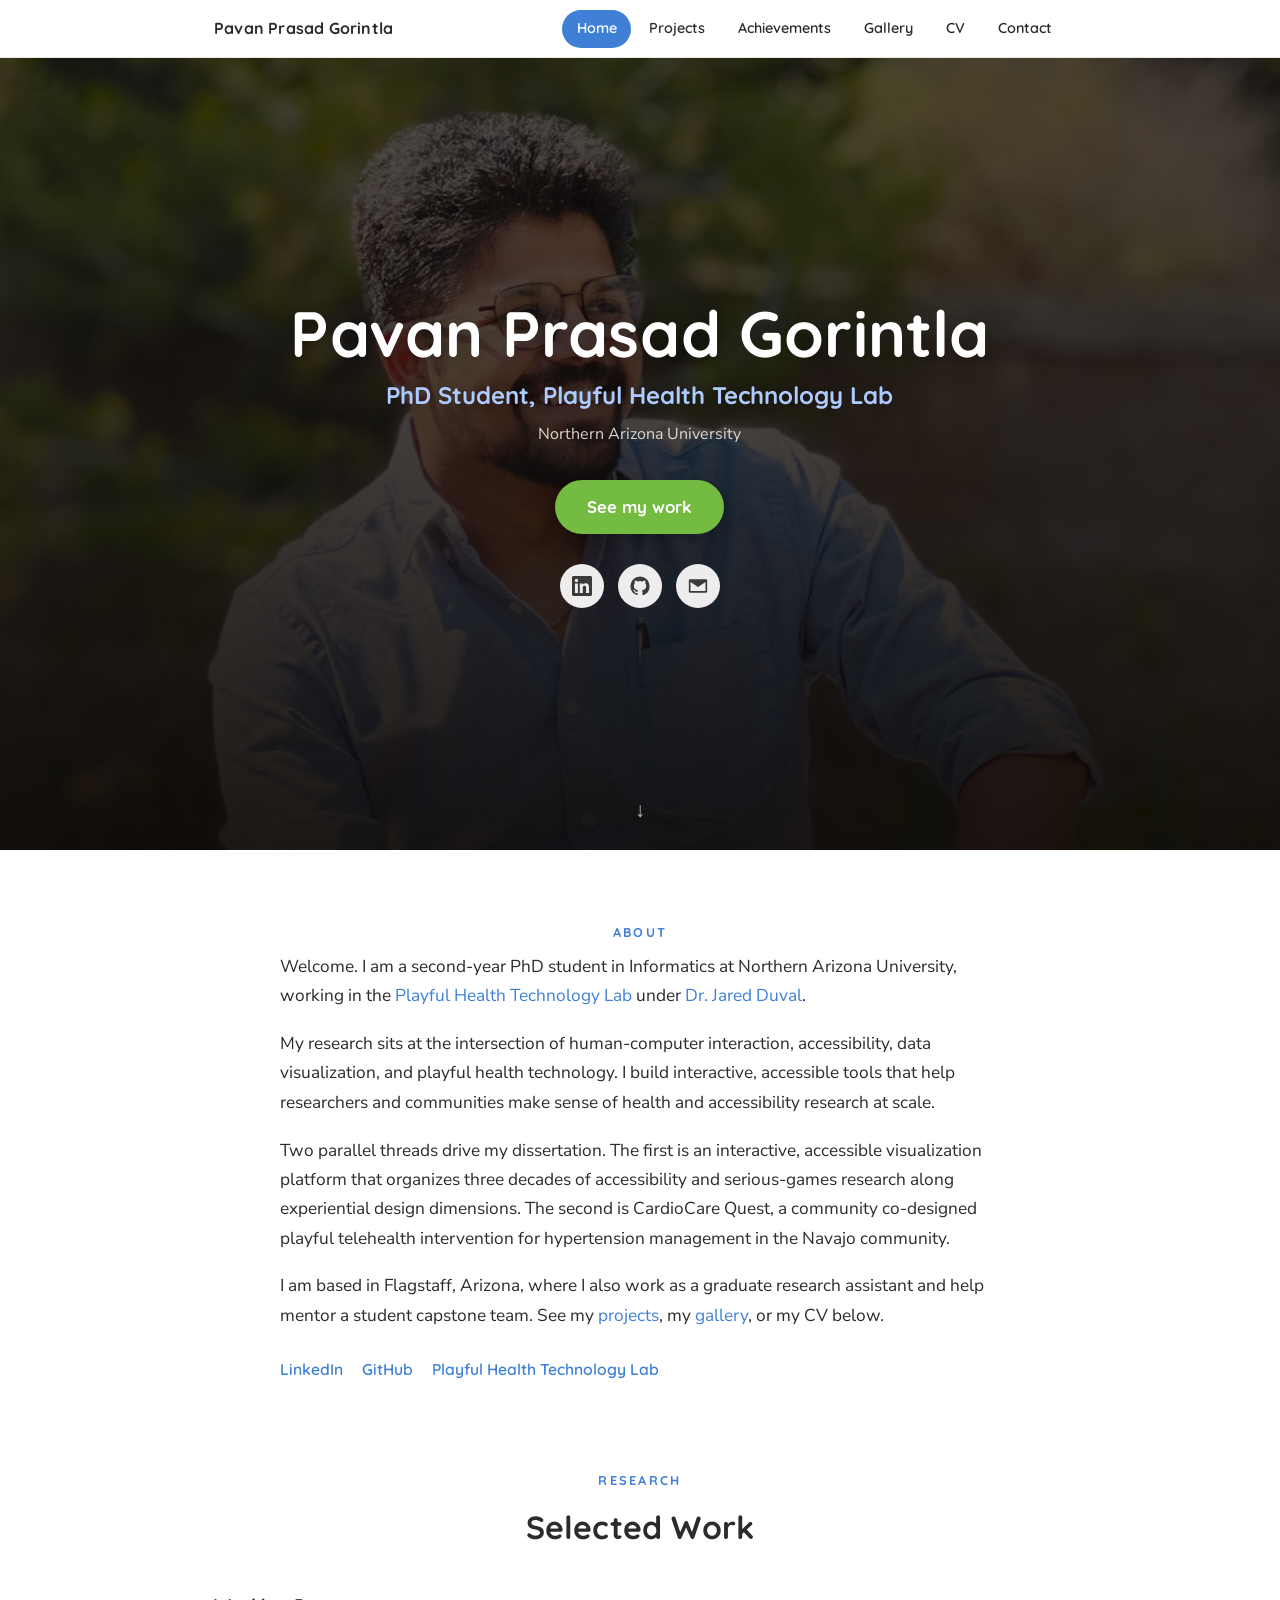
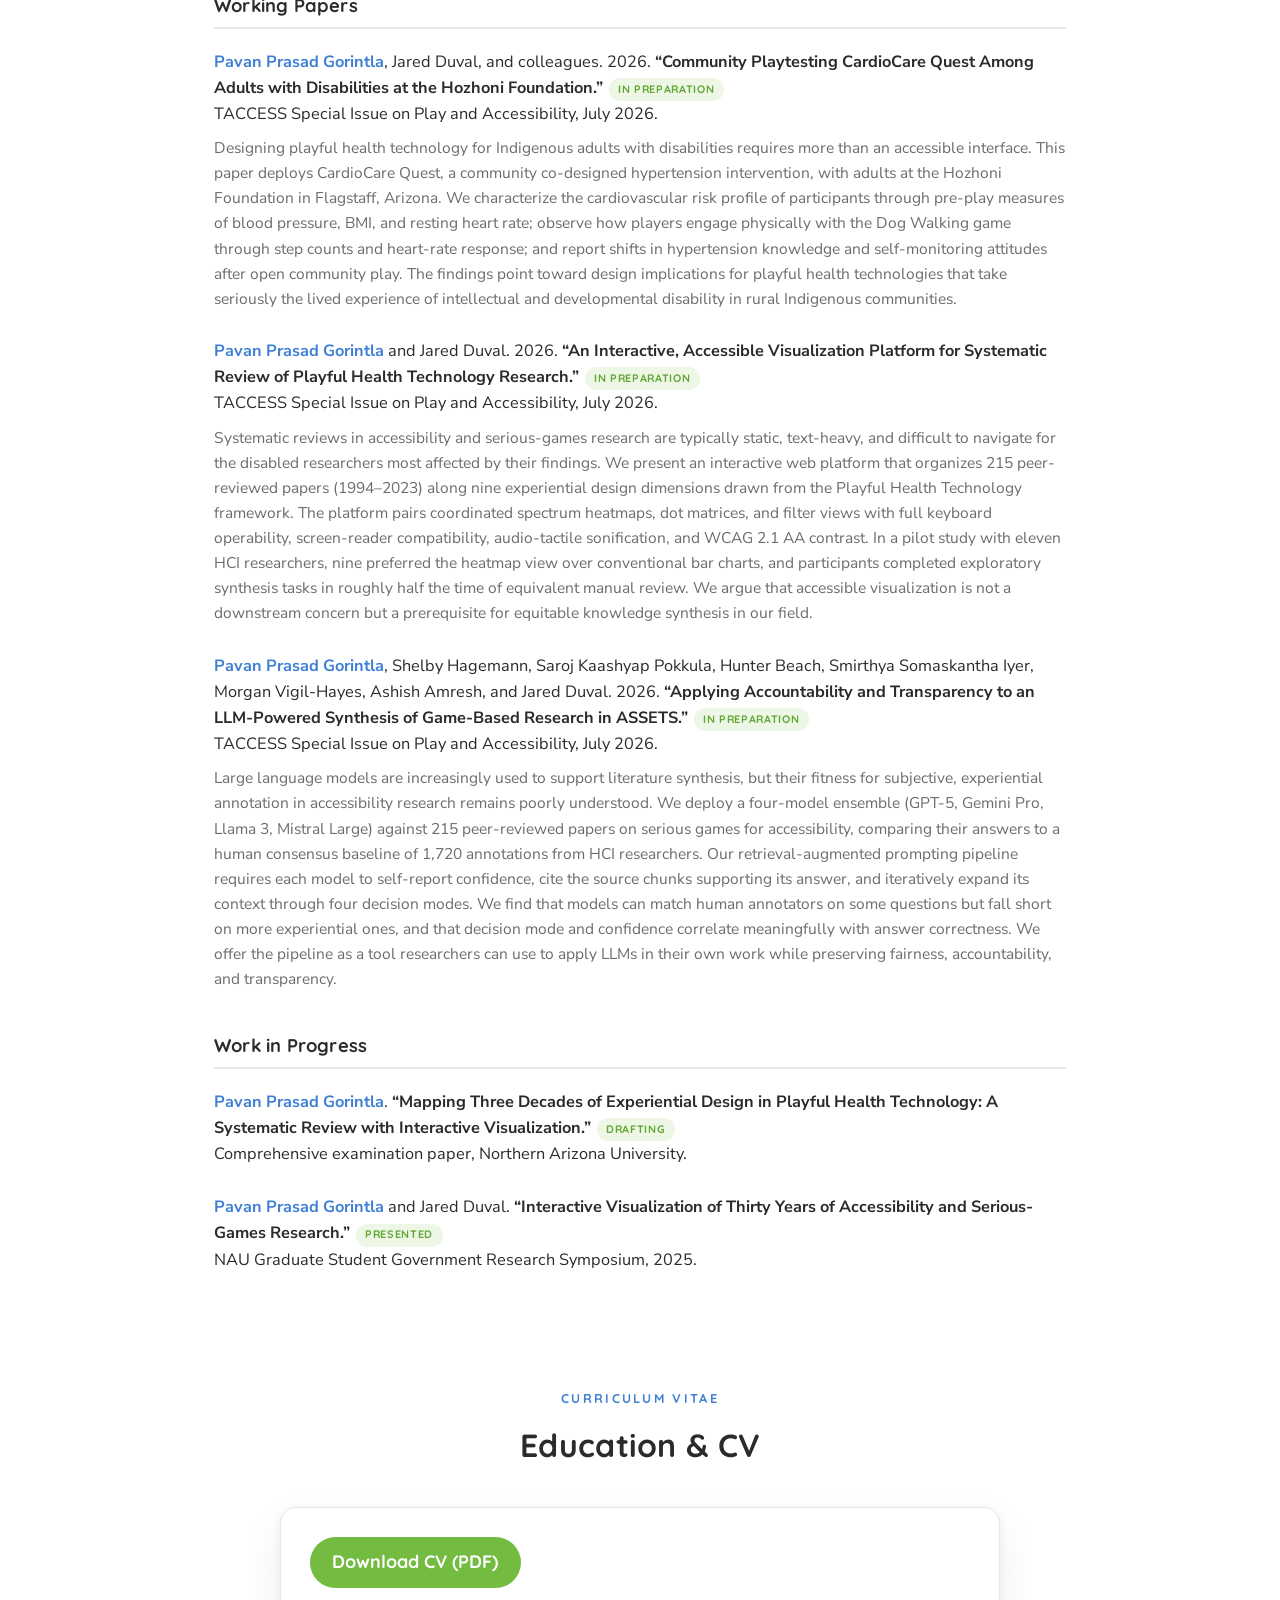
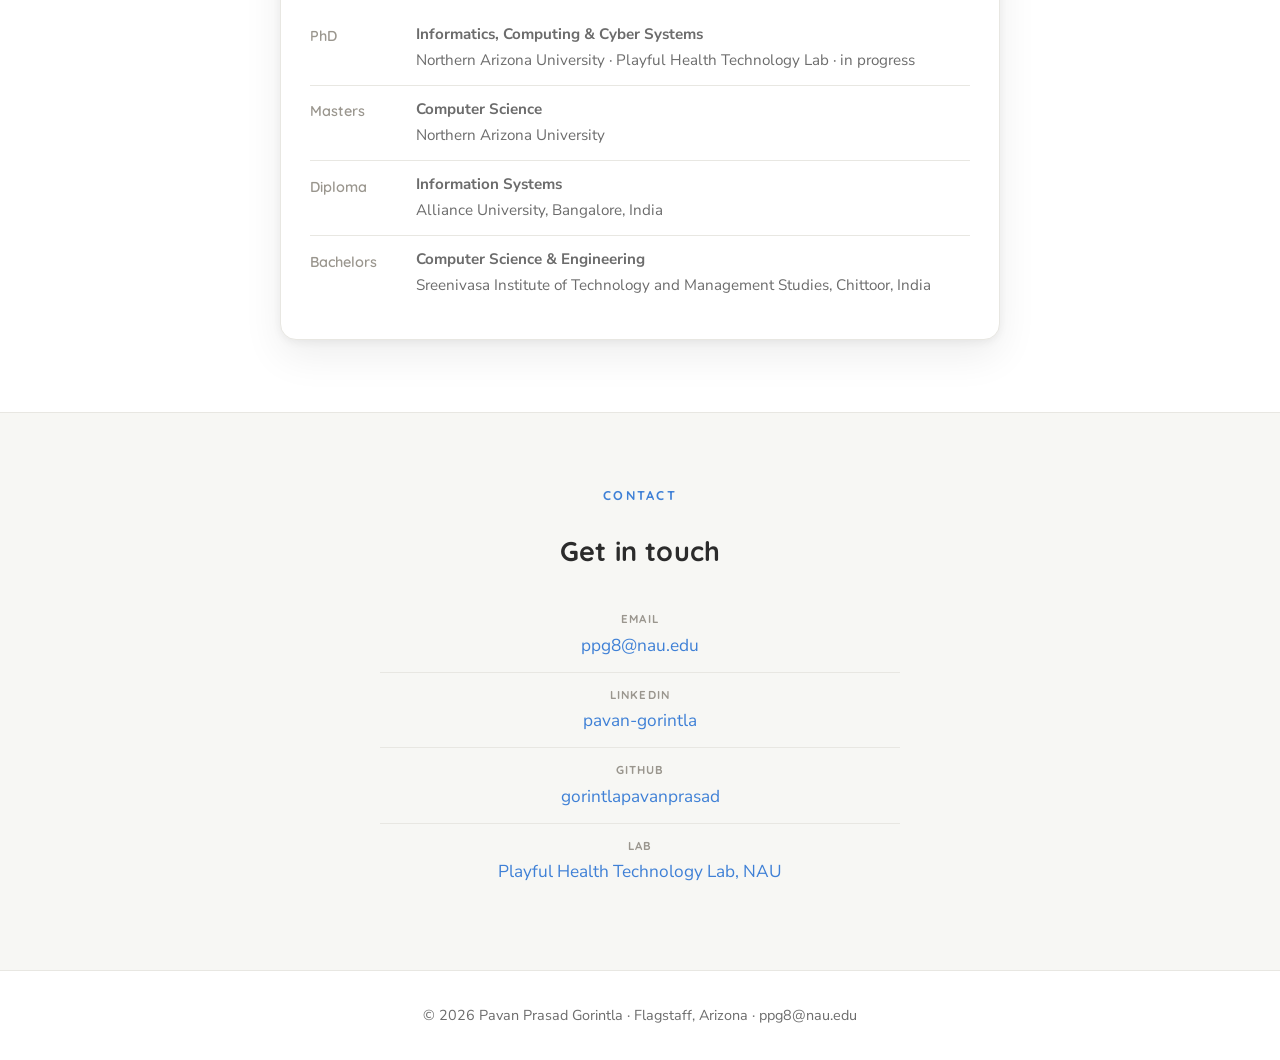
<file: index.html>
<!DOCTYPE html>
<html lang="en">
<head>
<meta charset="UTF-8">
<meta name="viewport" content="width=device-width, initial-scale=1.0">
<title>Pavan Prasad Gorintla</title>
<meta name="description" content="Pavan Prasad Gorintla — second-year PhD student in the Playful Health Technology Lab at Northern Arizona University, working on human-computer interaction, accessibility, data visualization, and serious games for health.">
<link rel="preconnect" href="https://fonts.googleapis.com">
<link rel="preconnect" href="https://fonts.gstatic.com" crossorigin>
<link href="https://fonts.googleapis.com/css2?family=Quicksand:wght@500;600;700&family=Nunito+Sans:ital,wght@0,400;0,600;0,700;1,400&display=swap" rel="stylesheet">
<link rel="stylesheet" href="styles.css">
</head>
<body>
<a class="skip" href="#about">Skip to content</a>

<header class="topnav">
  <div class="nav-inner">
    <a class="brand" href="index.html">Pavan Prasad Gorintla</a>
    <nav class="nav-links" aria-label="Primary">
      <a href="index.html" aria-current="page">Home</a>
      <a href="projects.html">Projects</a>
      <a href="achievements.html">Achievements</a>
      <a href="gallery.html">Gallery</a>
      <a href="index.html#cv">CV</a>
      <a href="index.html#contact">Contact</a>
    </nav>
  </div>
</header>

<section class="hero has-photo">
  <div class="hero-inner">
    <h1>Pavan Prasad Gorintla</h1>
    <p class="title">PhD Student, Playful Health Technology Lab</p>
    <p class="org">Northern Arizona University</p>
    <a class="seework" href="#about">See my work</a>
    <div class="socials">
      <a href="https://www.linkedin.com/in/pavan-gorintla/" target="_blank" rel="noopener" aria-label="LinkedIn">
        <svg viewBox="0 0 24 24" aria-hidden="true"><path d="M20.45 20.45h-3.56v-5.57c0-1.33-.02-3.04-1.85-3.04-1.85 0-2.13 1.45-2.13 2.94v5.67H9.35V9h3.42v1.56h.05c.48-.9 1.64-1.85 3.37-1.85 3.6 0 4.27 2.37 4.27 5.45v6.29zM5.34 7.43a2.07 2.07 0 1 1 0-4.14 2.07 2.07 0 0 1 0 4.14zM7.12 20.45H3.56V9h3.56v11.45zM22.22 0H1.77C.79 0 0 .77 0 1.73v20.54C0 23.23.79 24 1.77 24h20.45c.98 0 1.78-.77 1.78-1.73V1.73C24 .77 23.2 0 22.22 0z"/></svg>
      </a>
      <a href="https://github.com/gorintlapavanprasad" target="_blank" rel="noopener" aria-label="GitHub">
        <svg viewBox="0 0 24 24" aria-hidden="true"><path d="M12 .5A11.5 11.5 0 0 0 .5 12a11.5 11.5 0 0 0 7.86 10.93c.57.1.78-.25.78-.55v-1.9c-3.2.7-3.88-1.54-3.88-1.54-.52-1.33-1.28-1.68-1.28-1.68-1.05-.72.08-.7.08-.7 1.16.08 1.77 1.2 1.77 1.2 1.03 1.77 2.7 1.26 3.36.96.1-.75.4-1.26.73-1.55-2.55-.29-5.23-1.28-5.23-5.7 0-1.26.45-2.29 1.19-3.1-.12-.29-.52-1.46.11-3.05 0 0 .97-.31 3.18 1.18a11 11 0 0 1 5.8 0c2.2-1.49 3.17-1.18 3.17-1.18.63 1.59.23 2.76.11 3.05.74.81 1.19 1.84 1.19 3.1 0 4.43-2.69 5.41-5.25 5.69.41.36.78 1.07.78 2.16v3.2c0 .31.2.66.79.55A11.5 11.5 0 0 0 23.5 12 11.5 11.5 0 0 0 12 .5z"/></svg>
      </a>
      <a href="mailto:ppg8@nau.edu" aria-label="Email">
        <svg viewBox="0 0 24 24" aria-hidden="true"><path d="M2 4h20a1 1 0 0 1 1 1v14a1 1 0 0 1-1 1H2a1 1 0 0 1-1-1V5a1 1 0 0 1 1-1zm10 7L3.5 6h17L12 11zm0 2.2L3 7.2V18h18V7.2l-9 6z"/></svg>
      </a>
    </div>
  </div>
  <div class="scrolldot" aria-hidden="true">&#8595;</div>
</section>

<main>
  <!-- ABOUT -->
  <section class="section" id="about">
    <p class="eyebrow">About</p>
    <div class="prose">
      <p>Welcome. I am a second-year PhD student in Informatics at Northern Arizona University, working in the <a href="https://www.phtlab.nau.edu" target="_blank" rel="noopener">Playful Health Technology Lab</a> under <a href="https://jareduval.com/" target="_blank" rel="noopener">Dr. Jared Duval</a>.</p>
      <p>My research sits at the intersection of human-computer interaction, accessibility, data visualization, and playful health technology. I build interactive, accessible tools that help researchers and communities make sense of health and accessibility research at scale.</p>
      <p>Two parallel threads drive my dissertation. The first is an interactive, accessible visualization platform that organizes three decades of accessibility and serious-games research along experiential design dimensions. The second is CardioCare Quest, a community co-designed playful telehealth intervention for hypertension management in the Navajo community.</p>
      <p>I am based in Flagstaff, Arizona, where I also work as a graduate research assistant and help mentor a student capstone team. See my <a href="projects.html">projects</a>, my <a href="gallery.html">gallery</a>, or my CV below.</p>
    </div>
    <p class="profiles">
      <a href="https://www.linkedin.com/in/pavan-gorintla/" target="_blank" rel="noopener">LinkedIn</a>
      <a href="https://github.com/gorintlapavanprasad" target="_blank" rel="noopener">GitHub</a>
      <a href="https://www.phtlab.nau.edu" target="_blank" rel="noopener">Playful Health Technology Lab</a>
    </p>
  </section>

  <!-- SELECTED WORK -->
  <section class="section" id="work">
    <p class="eyebrow">Research</p>
    <h2>Selected Work</h2>

    <h3 class="subhead">Working Papers</h3>

    <div class="pub">
      <p class="cite"><span class="me">Pavan Prasad Gorintla</span>, Jared Duval, and colleagues. 2026. <span class="ptitle">&ldquo;Community Playtesting CardioCare Quest Among Adults with Disabilities at the Hozhoni Foundation.&rdquo;</span> <span class="status">In preparation</span><br>TACCESS Special Issue on Play and Accessibility, July 2026.</p>
      <p class="abstract">Designing playful health technology for Indigenous adults with disabilities requires more than an accessible interface. This paper deploys CardioCare Quest, a community co-designed hypertension intervention, with adults at the Hozhoni Foundation in Flagstaff, Arizona. We characterize the cardiovascular risk profile of participants through pre-play measures of blood pressure, BMI, and resting heart rate; observe how players engage physically with the Dog Walking game through step counts and heart-rate response; and report shifts in hypertension knowledge and self-monitoring attitudes after open community play. The findings point toward design implications for playful health technologies that take seriously the lived experience of intellectual and developmental disability in rural Indigenous communities.</p>
    </div>

    <div class="pub">
      <p class="cite"><span class="me">Pavan Prasad Gorintla</span> and Jared Duval. 2026. <span class="ptitle">&ldquo;An Interactive, Accessible Visualization Platform for Systematic Review of Playful Health Technology Research.&rdquo;</span> <span class="status">In preparation</span><br>TACCESS Special Issue on Play and Accessibility, July 2026.</p>
      <p class="abstract">Systematic reviews in accessibility and serious-games research are typically static, text-heavy, and difficult to navigate for the disabled researchers most affected by their findings. We present an interactive web platform that organizes 215 peer-reviewed papers (1994&ndash;2023) along nine experiential design dimensions drawn from the Playful Health Technology framework. The platform pairs coordinated spectrum heatmaps, dot matrices, and filter views with full keyboard operability, screen-reader compatibility, audio-tactile sonification, and WCAG 2.1 AA contrast. In a pilot study with eleven HCI researchers, nine preferred the heatmap view over conventional bar charts, and participants completed exploratory synthesis tasks in roughly half the time of equivalent manual review. We argue that accessible visualization is not a downstream concern but a prerequisite for equitable knowledge synthesis in our field.</p>
    </div>

    <div class="pub">
      <p class="cite"><span class="me">Pavan Prasad Gorintla</span>, Shelby Hagemann, Saroj Kaashyap Pokkula, Hunter Beach, Smirthya Somaskantha Iyer, Morgan Vigil-Hayes, Ashish Amresh, and Jared Duval. 2026. <span class="ptitle">&ldquo;Applying Accountability and Transparency to an LLM-Powered Synthesis of Game-Based Research in ASSETS.&rdquo;</span> <span class="status">In preparation</span><br>TACCESS Special Issue on Play and Accessibility, July 2026.</p>
      <p class="abstract">Large language models are increasingly used to support literature synthesis, but their fitness for subjective, experiential annotation in accessibility research remains poorly understood. We deploy a four-model ensemble (GPT-5, Gemini Pro, Llama 3, Mistral Large) against 215 peer-reviewed papers on serious games for accessibility, comparing their answers to a human consensus baseline of 1,720 annotations from HCI researchers. Our retrieval-augmented prompting pipeline requires each model to self-report confidence, cite the source chunks supporting its answer, and iteratively expand its context through four decision modes. We find that models can match human annotators on some questions but fall short on more experiential ones, and that decision mode and confidence correlate meaningfully with answer correctness. We offer the pipeline as a tool researchers can use to apply LLMs in their own work while preserving fairness, accountability, and transparency.</p>
    </div>

    <h3 class="subhead">Work in Progress</h3>

    <div class="pub">
      <p class="cite"><span class="me">Pavan Prasad Gorintla</span>. <span class="ptitle">&ldquo;Mapping Three Decades of Experiential Design in Playful Health Technology: A Systematic Review with Interactive Visualization.&rdquo;</span> <span class="status">Drafting</span><br>Comprehensive examination paper, Northern Arizona University.</p>
    </div>

    <div class="pub">
      <p class="cite"><span class="me">Pavan Prasad Gorintla</span> and Jared Duval. <span class="ptitle">&ldquo;Interactive Visualization of Thirty Years of Accessibility and Serious-Games Research.&rdquo;</span> <span class="status">Presented</span><br>NAU Graduate Student Government Research Symposium, 2025.</p>
    </div>
  </section>

  <!-- CV -->
  <section class="section" id="cv">
    <p class="eyebrow">Curriculum Vitae</p>
    <h2>Education &amp; CV</h2>
    <div class="cvcard">
      <a class="dl" href="files/Pavan_Gorintla_CV.pdf" target="_blank" rel="noopener">Download CV (PDF)</a>
      <ul class="edu">
        <li><span class="yr">PhD</span><span class="what"><b>Informatics, Computing &amp; Cyber Systems</b><span>Northern Arizona University &middot; Playful Health Technology Lab &middot; in progress</span></span></li>
        <li><span class="yr">Masters</span><span class="what"><b>Computer Science</b><span>Northern Arizona University</span></span></li>
        <li><span class="yr">Diploma</span><span class="what"><b>Information Systems</b><span>Alliance University, Bangalore, India</span></span></li>
        <li><span class="yr">Bachelors</span><span class="what"><b>Computer Science &amp; Engineering</b><span>Sreenivasa Institute of Technology and Management Studies, Chittoor, India</span></span></li>
      </ul>
    </div>
  </section>
</main>

<!-- CONTACT -->
<section class="contact" id="contact">
  <div class="wrap2">
    <p class="eyebrow">Contact</p>
    <h2>Get in touch</h2>
    <ul class="clist">
      <li><span class="lbl">Email</span><a href="mailto:ppg8@nau.edu">ppg8@nau.edu</a></li>
      <li><span class="lbl">LinkedIn</span><a href="https://www.linkedin.com/in/pavan-gorintla/" target="_blank" rel="noopener">pavan-gorintla</a></li>
      <li><span class="lbl">GitHub</span><a href="https://github.com/gorintlapavanprasad" target="_blank" rel="noopener">gorintlapavanprasad</a></li>
      <li><span class="lbl">Lab</span><a href="https://www.phtlab.nau.edu" target="_blank" rel="noopener">Playful Health Technology Lab, NAU</a></li>
    </ul>
  </div>
</section>

<footer class="ft">
  <div class="ft-inner">
    &copy; <span id="yr"></span> Pavan Prasad Gorintla &middot; Flagstaff, Arizona &middot;
    <a href="mailto:ppg8@nau.edu">ppg8@nau.edu</a>
  </div>
</footer>

<script>document.getElementById('yr').textContent=new Date().getFullYear();</script>
</body>
</html>
</file>
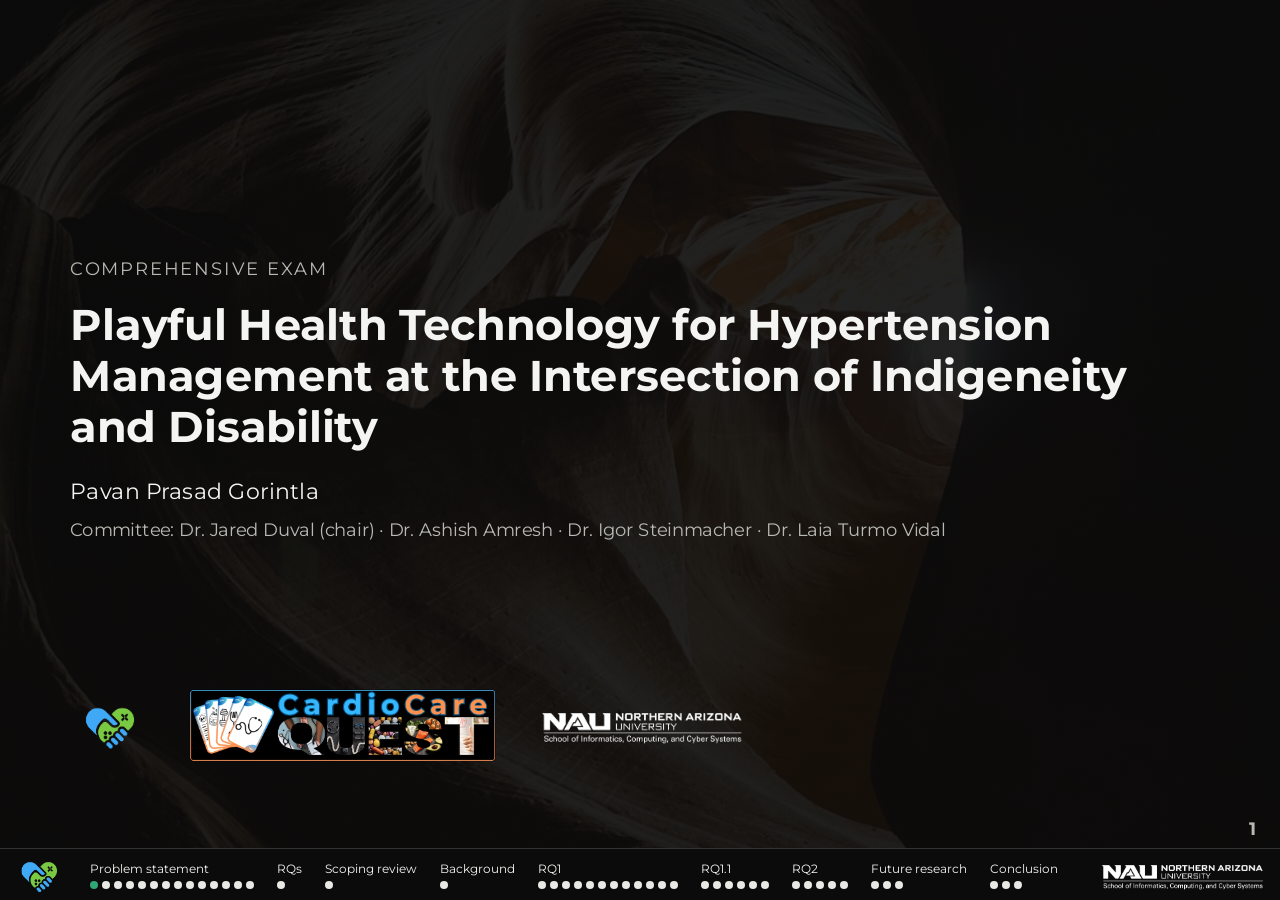
<file: comp-exam/index.html>
<!doctype html><html lang="en"><head><meta charset="utf-8"><meta name="viewport" content="width=device-width,initial-scale=1">
<title>Comprehensive Exam · Pavan Prasad Gorintla</title><link rel="preconnect" href="https://fonts.googleapis.com"><link rel="preconnect" href="https://fonts.gstatic.com" crossorigin><link href="https://fonts.googleapis.com/css2?family=Montserrat:wght@400;500;600;700&display=swap" rel="stylesheet"><style>
:root{--bg:#0b0b0b;--ink:#f4f4f2;--muted:#b9b9b4;--line:#33332f;--g:#2fa874;--t:#2fb3ac;--track:#26261f;--card:#171716}
*{box-sizing:border-box}html,body{margin:0;height:100%;background:var(--bg);color:var(--ink);font-family:Montserrat,Arial,sans-serif;overflow:hidden}
#deck{position:absolute;left:50%;top:50%;width:1600px;height:900px;transform-origin:center center}
.slide{position:absolute;inset:0;padding:64px 88px 70px;display:none;flex-direction:column}
.slide.on{display:flex;animation:enter .45s ease}
@keyframes enter{from{opacity:0;transform:translateY(10px)}to{opacity:1;transform:none}}
h1{font-size:54px;line-height:1.18;margin:0 0 28px;font-weight:700}
h2{font-size:42px;line-height:1.2;margin:0 0 30px;font-weight:700}
p{margin:0;font-size:26px;line-height:1.45}
b{font-weight:inherit;color:inherit}
.mt{margin-top:22px}
.sn{font-size:46px;font-weight:700;line-height:1.1}
.src{margin-top:10px;font-size:16px !important;color:var(--muted)}.src a,.refs a,.cite a{color:var(--muted)}
.refs{margin-top:auto;padding-top:14px;border-top:1px solid var(--line);font-size:16px;color:var(--muted)}
.label{font-size:19px;letter-spacing:.1em;text-transform:uppercase;color:var(--muted);font-weight:700;margin-bottom:18px}
.ic{width:56px;height:56px;fill:none;stroke:var(--g);stroke-width:2.4;stroke-linecap:round;stroke-linejoin:round}.ic.sm{width:44px;height:44px;flex:none}.ic.big{width:88px;height:88px;stroke:var(--t)}.ic.xl{width:112px;height:112px;stroke-width:2}
/* title */
.title .t-wrap{margin:auto 0}
.kicker{color:var(--muted);font-size:22px;letter-spacing:.12em;text-transform:uppercase;margin-bottom:22px}
.who{font-size:28px}.committee{font-size:22px;color:var(--muted);margin-top:12px}
.logos{display:flex;gap:36px;align-items:center}.logos img{height:64px}
/* land */
.center{justify-content:center;align-items:center;text-align:center}.narrow{max-width:1150px}.lead{font-size:32px;line-height:1.55}
.peaks{width:640px;margin-bottom:24px}.peaks path{fill:none;stroke:var(--g);stroke-width:3;stroke-linejoin:round;stroke-dasharray:1400;stroke-dashoffset:1400}
.slide.on .peaks path{animation:draw 2.4s ease forwards}@keyframes draw{to{stroke-dashoffset:0}}
/* bp scale */
.bpscale{position:relative;margin:178px 0 64px}
.bpbar{display:grid;grid-template-columns:repeat(4,1fr);height:92px;border-radius:10px;overflow:hidden;background:var(--track)}
.seg{display:flex;flex-direction:column;justify-content:center;padding:0 20px;color:#fff}.seg span{font-size:24px;font-weight:700}.seg small{font-size:17px}
.s1{background:#7ad151;color:var(--ink)}.s2{background:#22a884}.s3{background:#2a788e}.s4{background:#414487}
.seg[data-step]{opacity:1;transform:none;clip-path:inset(0 100% 0 0);transition:clip-path .8s ease}.seg[data-step].shown{clip-path:inset(0 0 0 0)}
.mark{position:absolute;left:50%;bottom:-18px;width:0;display:flex;flex-direction:column;align-items:center;white-space:nowrap}
.mark b{font-size:68px;font-weight:700;color:var(--ink);line-height:1}.mark span{font-size:28px;color:var(--ink);margin:6px 0 8px}.mark i{display:block;width:4px;height:122px;background:var(--ink);border-radius:2px}
.finds{display:flex;flex-direction:column}.find{display:grid;grid-template-columns:300px 1fr;gap:24px;align-items:baseline;padding:16px 0;border-top:1px solid var(--line)}
.find p{font-size:25px}.fa{font-size:20px}.fa a{color:var(--ink)}
.map{display:grid;grid-template-columns:1.2fr 1.2fr 1fr;gap:36px;margin-top:80px}
.mf{display:flex;gap:14px;flex-wrap:wrap}.mf span{display:inline-flex;align-items:center;gap:10px;border:1px solid var(--line);background:var(--card);border-radius:10px;padding:8px 16px 8px 10px;font-size:22px}
.arr{height:40px;margin:6px 0 6px 30px;border-left:3px solid var(--g);position:relative}.arr:after{content:"";position:absolute;left:-9px;bottom:-2px;border:7.5px solid transparent;border-top:10px solid var(--g)}
.mt2{font-size:25px;font-weight:700;padding-left:8px}
/* hub */
.hub{width:100%;height:auto;max-height:500px;margin-top:30px}.slead{font-size:20px;color:var(--muted);margin:0 0 10px}.srow{display:grid;grid-template-columns:repeat(3,1fr);gap:24px}.sc{background:var(--card);border:1px solid var(--line);border-radius:12px;padding:12px 22px;display:flex;align-items:center;gap:18px}.sc>span{font-size:46px;font-weight:700;color:var(--g)}.sc p{font-size:23px;margin:0}.hc{fill:var(--card);stroke:var(--ink);stroke-width:2.5}
.ht{font-size:26px;font-weight:700;text-anchor:middle;fill:var(--ink)}.hsrc{font-size:16px;text-anchor:middle;fill:var(--muted)}.hl{stroke:var(--line);stroke-width:4}.hn{fill:var(--card);stroke:var(--g);stroke-width:3}
.hi{fill:none;stroke:var(--g);stroke-width:2.4;stroke-linecap:round;stroke-linejoin:round}.hlb{font-size:28px;text-anchor:middle;fill:var(--ink)}
/* five columns */
.cols5{display:grid;grid-template-columns:repeat(5,1fr);gap:26px;margin-top:10px}
.fc{border-top:3px solid var(--g);padding-top:22px;text-align:center;display:flex;flex-direction:column;align-items:center}.fn{font-size:32px;font-weight:700;margin:12px 0 6px}.fm{font-size:21px;color:var(--muted);min-height:92px;line-height:1.35}
.fs{font-size:44px;font-weight:700;margin-top:14px}.fd{font-size:21px;line-height:1.35}
/* halves */
.two{display:grid;grid-template-columns:1fr 1fr;gap:56px;flex:1;align-items:start}
.box{border:1px solid var(--line);border-radius:16px;padding:32px;background:var(--card)}
.hrow{display:flex;gap:22px;align-items:baseline;margin-bottom:12px}.hrow .sn{min-width:170px}.hrow p{font-size:24px}.hrow.mt{align-items:center}
.eq{display:flex;align-items:center;gap:8px;flex-wrap:nowrap;white-space:nowrap}.eq span{border:2px solid var(--line);border-radius:10px;padding:8px 10px;font-size:19px}.eq span.r{border-color:var(--t)}.eq em{font-style:normal;font-size:28px;color:var(--muted)}
/* bars */
.mb{display:flex;align-items:center;gap:12px;margin:10px 0}.ml{font-size:17px;color:var(--muted);width:82px}.tr{flex:1;height:14px;background:var(--track);border-radius:7px;overflow:hidden}
.fl{height:100%;width:0;background:var(--g);border-radius:7px;transition:width 1s ease .15s}.mb.t .fl{background:var(--t)}
.shown .fl{width:var(--w)}
/* tiles */
.grid3{display:grid;grid-template-columns:repeat(3,1fr);gap:26px}.grid3.g2{grid-template-columns:repeat(2,1fr)}.g2 .tile{min-height:220px}
.tile{background:var(--card);border:1px solid var(--line);border-radius:12px;padding:22px 26px;min-height:260px;display:flex;flex-direction:column}
.tile .sn{font-size:40px;margin-bottom:6px}.tile p{font-size:21px;line-height:1.35;margin-top:8px}.tile .src{margin-top:auto;padding-top:10px}
/* venn */
.venn{width:100%;max-width:1060px;height:auto;margin:0 auto}.vc1{fill:var(--g);fill-opacity:.12;stroke:var(--g);stroke-width:3}.vc2{fill:var(--t);fill-opacity:.12;stroke:var(--t);stroke-width:3}
.vt{font-size:34px;font-weight:700;fill:var(--ink)}.vs{font-size:19px;fill:var(--muted)}.vm{font-size:21px;font-weight:700;fill:var(--ink)}
/* problem */
.prob{display:grid;grid-template-columns:1fr 1fr;gap:40px}.pb{border-top:3px solid var(--ink);padding-top:14px}.pb p{font-size:23px}
.bodies{display:grid;grid-template-columns:1fr 170px 1fr;align-items:center;margin-top:44px}
.bw{border:2px solid var(--g);border-radius:14px;padding:22px 24px;font-size:25px;text-align:center;line-height:1.35}.bw.t{border-color:var(--t)}.bw span{display:block;font-size:16px;margin-top:6px}
.gap{text-align:center;font-size:18px;color:var(--muted);border-top:2px dashed var(--muted);border-bottom:2px dashed var(--muted);margin:0 14px;padding:8px 0}
.q{font-size:28px;text-align:center;margin:44px auto 0;max-width:1180px;font-style:italic}
.gaps{display:flex;flex-direction:column;gap:22px;margin-top:26px}.gp{display:grid;grid-template-columns:120px 1fr 330px;align-items:center;gap:24px;background:var(--card);border:1px solid var(--line);border-left:4px solid var(--g);border-radius:12px;padding:22px 26px}.gp .gn{font-size:24px;font-weight:700;color:var(--g)}.gp p{font-size:25px;line-height:1.35;margin:0}.gp em{font-style:normal;font-size:23px;font-weight:600;color:var(--t)}
/* funnel */
.funnel{display:flex;flex-direction:column;align-items:center;gap:16px;margin-top:10px}
.f{background:#22221d;border-radius:10px;padding:16px 26px;font-size:27px;text-align:center;white-space:nowrap;overflow:hidden;width:24%;transition:width .8s ease,opacity .35s}
.f.shown{width:var(--w)}.f small{display:block;font-size:18px;color:var(--muted)}.fv{font-weight:700;font-size:33px;margin-right:6px}
.f.core{background:var(--g);color:#fff}.f.core small{color:#dcefe6}
/* tree */
.tree{display:flex;flex-direction:column;align-items:center}.root{border:2px solid var(--ink);font-size:30px;font-weight:700;padding:14px 34px;border-radius:12px;background:var(--card)}
.trunk{width:76%;height:34px;border:3px solid var(--g);border-bottom:0;border-radius:10px 10px 0 0;margin-top:34px;position:relative}.trunk:before{content:"";position:absolute;left:50%;top:-37px;height:34px;border-left:3px solid var(--g)}
.branches{display:grid;grid-template-columns:repeat(3,1fr);gap:22px;width:100%}
.br{background:var(--card);border:1px solid var(--line);border-top:4px solid var(--g);border-radius:12px;padding:20px 22px;min-height:330px}
.bh{font-size:24px;font-weight:700;line-height:1.25}.bc{font-size:18px;color:var(--muted);margin-top:4px}
.br ul{margin:14px 0 0;padding-left:22px}.br li{font-size:21px;line-height:1.5}
/* paper */
.paper{padding-top:44px}.ph .crumb{font-size:17px;letter-spacing:.08em;text-transform:uppercase;color:var(--muted)}.ph h2{margin:6px 0 4px;font-size:36px}.ph .cite{font-size:19px;color:var(--muted);margin-bottom:20px}
.pgrid{display:grid;grid-template-columns:1fr 1fr;gap:48px;flex:1;min-height:0}
.pl img{max-width:100%;max-height:420px;display:block;border:1px solid var(--line);border-radius:6px;background:var(--card)}
.note{font-size:15px !important;color:var(--muted);margin-top:10px}
.row{display:grid;grid-template-columns:130px 1fr;gap:16px;padding:12px 0;border-bottom:1px solid var(--line)}.row p{font-size:22px;line-height:1.35}
.rl{font-size:15px;letter-spacing:.1em;text-transform:uppercase;color:var(--muted);font-weight:700;padding-top:6px}
.chev{display:flex;gap:4px;flex-wrap:wrap}.chev span{background:var(--track);padding:8px 22px 8px 26px;font-size:19px;clip-path:polygon(0 0,calc(100% - 12px) 0,100% 50%,calc(100% - 12px) 100%,0 100%,12px 50%)}
.chev span:first-child{clip-path:polygon(0 0,calc(100% - 12px) 0,100% 50%,calc(100% - 12px) 100%,0 100%);padding-left:16px}
.mn{font-size:17px !important;color:var(--muted);margin-top:6px}
.learn{display:grid;grid-template-columns:160px 1fr;gap:16px;border-top:2px solid var(--ink);padding-top:14px;margin-top:10px}.learn p{font-size:23px}
.chart{display:flex;flex-direction:column;gap:20px;margin-top:20px}.cr{display:grid;grid-template-columns:140px 1fr 70px;gap:14px;align-items:center}
.cl{font-size:21px}.ct{height:40px;background:var(--track);border-radius:6px;overflow:hidden}.cf{height:100%;width:0;background:var(--g);transition:width 1s ease}.cf.all{background:#8a918d}
.shown .cf{width:var(--w)}.cv{font-size:22px;font-weight:700}
/* step animations */
[data-step]{opacity:0;transform:translateY(16px);transition:opacity .45s ease,transform .45s ease}[data-step].shown{opacity:1;transform:none}
svg [data-step]{transform:none}svg .from-l{transform:translateX(-80px)}svg .from-r{transform:translateX(80px)}svg .pop{transform:scale(.9);transform-origin:center;transform-box:fill-box}
svg [data-step].shown{transform:none}
.notes{display:none}
#foot{position:fixed;left:0;right:0;bottom:0;height:62px;display:flex;align-items:center;justify-content:space-between;padding:0 10px;font-size:16px;color:var(--muted);border-top:1px solid var(--line);background:var(--bg)}
#foot .flogo{height:48px;width:auto;flex:none}#pg{position:fixed;right:24px;bottom:70px;font-family:Montserrat,Cambria,sans-serif;font-size:18px;font-weight:700;color:var(--muted);z-index:5}
.dtop{display:flex;flex-direction:column;align-items:flex-start;gap:2px;cursor:pointer}.tl2{font-size:12px;font-weight:700;letter-spacing:.08em;text-transform:uppercase;color:var(--muted);white-space:nowrap}.dtop.on>.tl2{color:var(--ink)}.dsubs{display:flex;gap:10px;align-items:flex-end;border-top:1px solid #444;padding-top:2px}.dg2 b{font-size:11px !important}#dots{display:flex;align-items:flex-end;gap:12px;flex:1;justify-content:center;margin:0 14px}.dg2{display:flex;flex-direction:column;align-items:flex-start;gap:4px;cursor:pointer}.dg2 b{font-size:10px;font-weight:700;letter-spacing:.06em;text-transform:uppercase;color:var(--muted);white-space:nowrap}.dg2.on b{color:var(--ink)}.dg2 div{display:flex;gap:3px}#dots i{width:7px;height:7px;border-radius:50%;background:var(--track);border:1px solid #55554d;cursor:pointer;display:block}#dots i.done{background:var(--g);border-color:var(--g)}#dots i.cur{background:var(--ink);border-color:var(--ink);transform:scale(1.3)}#dots i:hover{border-color:var(--ink)}
.keys{display:flex;gap:16px;font-size:18px}.keys #pg{font-family:Montserrat,Cambria,serif;font-size:15px}
#np{position:fixed;right:0;top:0;bottom:62px;width:420px;background:var(--card);border-left:1px solid var(--line);padding:20px;overflow:auto;display:none;font-size:16px;z-index:9}
#np p{font-size:17px;line-height:1.5;margin:0 0 10px}body.presenter #foot,body.presenter #pg{display:none !important}body.presenter #deck{outline:4px solid #333;background:#0b0b0b}body.presenter #np{display:block;left:57%;right:0;top:64px;bottom:0;width:auto;padding:24px 28px 70vh}#np{padding-bottom:60vh}body.presenter #np p{font-size:22px;line-height:1.5;margin:0 0 14px;padding:4px 10px;border-left:4px solid transparent}#np p.past{opacity:.38}#np p.later{opacity:.7}#np p.now{opacity:1;color:#fff;background:rgba(47,168,116,.16);border-left-color:var(--g)}#ph{position:fixed;left:0;right:0;top:0;height:64px;display:flex;align-items:center;gap:28px;padding:0 24px;background:#111;border-bottom:1px solid var(--line);font-family:Montserrat,sans-serif;color:#fff;z-index:10}#ph .sn{font-size:20px;font-weight:600;white-space:nowrap}#ph .nx{font-size:17px;color:var(--muted);white-space:nowrap;overflow:hidden;text-overflow:ellipsis;flex:1}#ph .tm{font-size:28px;font-weight:700;color:var(--g);cursor:pointer}body.notes-on #np{display:block}
/* timeline and paper additions */
.crumb2{font-size:17px;letter-spacing:.08em;text-transform:uppercase;color:var(--muted);margin-bottom:6px}
.tl{display:flex;flex-direction:column;margin-top:6px;border-left:3px solid var(--g);margin-left:96px}
.ti{display:block;position:relative;padding:18px 0 18px 34px}
.ty{position:absolute;left:-112px;top:16px;width:90px;text-align:right;font-size:26px;font-weight:700}
.td{position:absolute;left:-11px;top:25px;width:19px;height:19px;border-radius:50%;background:var(--bg);border:3px solid var(--g)}
.ta{font-weight:700}.tx .tf{font-size:26px !important}.tx .tk{font-size:19px;color:var(--muted);line-height:1.3}.tx .tk a{color:var(--muted)}.tx .tf{font-size:29px;line-height:1.28;margin-top:2px}
.paper .pgrid{grid-template-columns:.95fr 1.05fr;gap:44px}
.paper .row{grid-template-columns:150px 1fr;padding:8px 0}.paper .row p{font-size:19px;line-height:1.32}
.paper .rl{font-size:13px;padding-top:4px}
.mtag{display:inline-block;border:2px solid var(--g);border-radius:8px;padding:3px 12px;font-size:20px;font-weight:700}
.paper .mn{font-size:16px !important;margin-top:4px}
.paper .pr .row{grid-template-columns:120px 1fr;padding:20px 0}.paper .pr .row p{font-size:25px;line-height:1.38}.paper .rl{font-size:15px;padding-top:6px}
.mn2{font-size:22px !important;margin-top:10px;line-height:1.38}.paper .mtag{font-size:23px;padding:4px 14px}
.cf.t2{background:var(--t)}.chart .cr{grid-template-columns:230px 1fr 64px}.chart .cl{font-size:18px}
.dchart{width:100%;max-width:620px}.dz{stroke:var(--ink);stroke-width:2}.dl{font-size:15px;fill:var(--muted)}.dl2{font-size:17px;fill:var(--ink)}
.dv{font-size:18px;font-weight:700;fill:var(--ink)}.da{fill:var(--g)}.dw{fill:var(--t)}
.views{display:grid;grid-template-columns:150px 1fr 1fr;border-top:2px solid var(--ink);margin-top:10px}
.views>div{padding:12px 12px;border-bottom:1px solid var(--line);font-size:19px;line-height:1.35}
.views .vh{font-size:14px;letter-spacing:.1em;text-transform:uppercase;color:var(--muted);font-weight:700}.views .vk{font-weight:700;font-size:17px}
.fx{display:flex;gap:6px;flex-wrap:wrap;margin-top:10px !important}.fx span{font-size:15px;border:1px solid var(--line);border-radius:20px;padding:2px 10px;color:var(--muted)}
.tile p{font-size:20px}.g2 .tile p{font-size:25px}.g2 .tile .src{font-size:17px !important}.g2 .fx span{font-size:17px}
.psl{list-style:none;counter-reset:ps;padding:0;margin:0}.psl li{counter-increment:ps;display:grid;grid-template-columns:52px 1fr;padding:10px 0;border-bottom:1px solid var(--line)}
.psl li:before{content:counter(ps);grid-row:span 2;font-size:30px;font-weight:700}.psl p{font-size:25px;line-height:1.35}.psl .src{margin-top:2px}
.pbox{margin-top:26px;border:2px solid var(--ink);border-radius:12px;padding:18px 24px}.pbox p{font-size:25px;line-height:1.4}.pbox .label{font-size:16px;margin-bottom:6px}
.tree2{display:flex;flex-direction:column;align-items:center}.tree2 .root{border:2px solid var(--ink);font-size:30px;font-weight:700;padding:12px 34px;border-radius:12px;background:var(--card)}
.links{width:100%;height:70px;display:block}.lk{fill:none;stroke:var(--g);stroke-width:3;stroke-dasharray:1200;stroke-dashoffset:1200;transition:stroke-dashoffset .9s ease}
.tree2:has(.br0.shown) .lk0{stroke-dashoffset:0}
.tree2:has(.br1.shown) .lk1{stroke-dashoffset:0}
.tree2:has(.br2.shown) .lk2{stroke-dashoffset:0}
.tree2:has(.br3.shown) .lk3{stroke-dashoffset:0}
.tree2 .br{min-height:330px}
.mini{position:absolute;top:22px;right:36px;width:270px;text-align:center;font-size:18px;font-weight:700;color:var(--g);z-index:2;background:var(--bg);border:1px solid var(--line);border-radius:10px;padding:8px 8px 6px}.mini svg{width:254px;height:117px;display:block}
.mr{fill:var(--card);stroke:var(--ink);stroke-width:1.5}.ml{fill:none;stroke:#55554d;stroke-width:2}.ml.on{stroke:var(--g);stroke-width:3}
.mb2{fill:var(--card);stroke:#66665e;stroke-width:1.5}.mb2.on{fill:var(--g);stroke:var(--g)}.mleaf{fill:var(--g)}
.paper .ph h2,.slide .crumb2+h2{max-width:calc(100% - 300px)}
.rqs{display:flex;flex-direction:column;gap:6px;margin-top:10px}.rq{display:grid;grid-template-columns:150px 1fr;gap:24px;padding:22px 0;border-top:1px solid var(--line)}
.rqn{font-size:40px;font-weight:700}.rqq{font-size:30px;line-height:1.35}.rqh{font-size:21px !important;color:var(--muted);margin-top:8px}
/* part 2 */
.lgrid{display:grid;grid-template-columns:repeat(var(--cols),1fr);gap:22px}
.lc{background:var(--card);border:1px solid var(--line);border-radius:12px;padding:18px 22px;display:flex;flex-direction:column;gap:8px}
.la{font-size:18px}.la a{color:var(--ink);font-weight:700}.lt{font-size:25px !important;line-height:1.36}
.mtag.sm,.paper .mtag.sm{font-size:16px;padding:2px 10px;align-self:flex-start;border-width:1.5px}
.pair{display:grid;grid-template-columns:1fr 1fr;gap:44px;flex:1;min-height:0}
.pc{display:flex;flex-direction:column;gap:10px;border-top:3px solid var(--g);padding-top:16px;min-height:0}
.pc .cite{font-size:18px;color:var(--muted);margin:0}.pfig img{max-height:250px;max-width:100%;display:block;border:1px solid var(--line);border-radius:6px;background:var(--card)}
.pfig .chart{gap:12px;margin-top:4px}.pfig .ct{height:30px}
.pw{font-size:20px !important;color:var(--muted);line-height:1.35}.pres{font-size:23px !important;line-height:1.38}
.steps9{list-style:none;padding:0;margin:0;display:grid;grid-template-columns:1fr 1fr;gap:10px 14px}
.steps9 li{display:flex;gap:12px;align-items:center;border:1px solid var(--line);background:var(--card);border-radius:10px;padding:10px 14px;font-size:20px}
.steps9 b{font-weight:700;color:#fff;background:var(--g);border-radius:50%;width:32px;height:32px;display:inline-flex;align-items:center;justify-content:center;font-size:17px;flex:none}
.mgrid{display:grid;grid-template-columns:repeat(3,1fr);gap:22px}
.mc{background:var(--card);border:1px solid var(--line);border-top:4px solid var(--g);border-radius:12px;padding:18px 22px}
.mh{font-size:25px !important;font-weight:700;line-height:1.25}.md{font-size:22px !important;line-height:1.36;margin-top:8px !important}.mp{font-size:16px !important;color:var(--muted);margin-top:10px !important}.mp a{color:var(--muted)}
.dgrid{display:grid;grid-template-columns:repeat(3,1fr);gap:26px}
.dg{border-top:3px solid var(--g);padding-top:12px}.dq{font-size:24px !important;font-weight:700;margin-bottom:6px !important}
.dr{padding:12px 0;border-bottom:1px solid var(--line)}.dr p{font-size:23px;line-height:1.3}.dr span{font-size:16px;color:var(--muted)}
.rqt{display:flex;gap:22px;align-items:baseline;font-size:32px}.rqt span{flex:none;border:2px solid var(--ink);border-radius:10px;padding:2px 14px;font-size:26px}
.ans{display:flex;flex-direction:column}.ar{display:grid;grid-template-columns:300px 1fr;gap:26px;padding:16px 0;border-top:1px solid var(--line)}
.ah{font-size:25px !important;font-weight:700;line-height:1.3}.ar p{font-size:25px;line-height:1.38}.ar .src{margin-top:4px}
.thr,.con{display:flex;flex-direction:column}.th{display:grid;grid-template-columns:56px 1fr;gap:14px;padding:13px 0;border-top:1px solid var(--line)}
.tn{font-size:30px;font-weight:700;color:var(--g)}.tt{font-size:25px !important;font-weight:700;line-height:1.3}.td2{font-size:23px !important;line-height:1.36}.th .src{margin-top:2px}
.pre{display:grid;grid-template-columns:repeat(3,1fr);gap:28px;margin-top:20px}.pe{background:var(--card);border:1px solid var(--line);border-radius:12px;padding:24px 26px;display:flex;flex-direction:column;gap:10px}.pe .td2{font-size:23px !important}
.cn{padding:14px 0;border-top:1px solid var(--line)}.con .td2{font-size:23px !important}
.center2{text-align:left}
/* numbers in Montserrat */
.sn,.fs,.mark b,.rqn,.fv,.cv,.ty,.tn,.seg small,[data-count],.dv,.dl,.steps9 b,.rqt span{font-family:Montserrat,Cambria,sans-serif}
.sn,.fs,.cv,.ty,.tn,.mark b,.rqn{letter-spacing:-.01em}
/* slide 6 flow, slide 7 rows, venn build */
.flow{width:100%;height:auto;margin-top:34px}.fb{fill:var(--card);stroke:var(--line);stroke-width:2}.ft{fill:#10241b;stroke:var(--g);stroke-width:2}
.ftx{font-size:21px;fill:var(--ink)}.ftt{font-size:24px;font-weight:700;fill:var(--ink)}.ftt.sm2{font-size:16px}.fa2{fill:none;stroke:var(--g);stroke-width:3}.fah{fill:var(--g)}
.rows2{display:flex;flex-direction:column;gap:26px;margin-top:6px}
.r2{display:grid;grid-template-columns:240px 1fr 1fr 1fr;gap:22px;align-items:stretch;border-top:4px solid var(--g);padding-top:16px}.r2.t{border-color:var(--t);grid-template-columns:240px 1fr 2fr}
.r2h{font-size:26px !important;font-weight:700;line-height:1.25}.cc2{background:var(--card);border:1px solid var(--line);border-radius:12px;padding:16px 20px}.cc2 p{font-size:21px;line-height:1.35;margin-top:6px}.cc2 .sn{font-size:42px}
.cc2.me{display:flex;gap:14px;align-items:center;border:2px solid var(--g)}.cc2.me p{font-size:23px;font-weight:700;margin:0}.cc2.wide .eq span{font-size:21px}
.vghost{fill:none;stroke:var(--line);stroke-width:2;stroke-dasharray:8 8}.vk{font-size:17px;letter-spacing:.1em;text-transform:uppercase;fill:var(--muted);font-weight:700}
.vnote{border:2px solid var(--ink);border-radius:12px;padding:14px 22px;margin-top:6px}.vnote p{font-size:23px;line-height:1.4}.vnote .label{font-size:15px;margin-bottom:4px}
.slide .venn{max-height:560px}
.two-fig{display:flex;flex-direction:column;gap:14px}.two-fig img{max-height:250px}.two-fig .chart{gap:10px;margin-top:4px}.two-fig .ct{height:30px}
/* round 4: citations, figure tags, bigger figures, mini tree */
.cn{font-family:Montserrat,Cambria,sans-serif;font-size:.78em;color:var(--g);font-weight:700}
.refs2{margin-top:auto;padding-top:10px;border-top:1px solid var(--line);display:flex;flex-wrap:wrap;gap:4px 22px;font-size:15px;color:var(--muted)}.refs2 a{color:var(--muted)}
.src{font-size:18px !important;color:var(--ink) !important}.src a{color:var(--ink)}
.figtag{font-size:14px !important;letter-spacing:.1em;text-transform:uppercase;font-weight:700;color:var(--g);margin-bottom:6px !important}
.pl img{max-height:560px}.paper .pgrid.wide{grid-template-columns:1.45fr 1fr;gap:34px}.two-fig{display:grid !important;grid-template-columns:1.15fr 1fr;gap:20px;align-items:start}.two-fig img{max-height:560px;max-width:100%}.two-fig.stack{grid-template-columns:1fr !important;gap:12px}.two-fig.stack img{max-height:330px}.two-fig.stack .chart .cr{grid-template-columns:230px 1fr 56px}.two-fig.stack .chart .cl{grid-column:auto}.two-fig .chart .cr{grid-template-columns:1fr 56px;row-gap:2px}.two-fig .chart .cl{grid-column:1/-1;font-size:18px}.paper .pgrid.wide .pr .row{padding:14px 0}.paper .pgrid.wide .pr .row p{font-size:22px}.paper .pgrid.wide .mn2{font-size:19px !important}.pfig img{max-height:350px}
.ptab{border-collapse:collapse;width:100%;background:var(--card);font-size:20px}.ptab caption{text-align:left;font-weight:700;font-size:19px;padding-bottom:8px}
.ptab th,.ptab td{border-bottom:1px solid var(--line);padding:8px 10px;text-align:left}.ptab th{border-top:2px solid var(--ink);border-bottom:2px solid var(--ink);font-size:17px}.ptab td+td,.ptab th+th{text-align:center}
.steps9{grid-template-columns:1fr !important;gap:8px !important}.steps9 li{padding:8px 14px !important}
.mini{width:auto !important;min-width:300px}.mini span{white-space:nowrap;font-size:19px}
.paper .ph h2,.slide .crumb2+h2{max-width:calc(100% - 400px) !important}
.paper .ph .cite{font-size:21px;color:var(--ink);margin-bottom:14px}
/* dark theme details */
img{background:#fff}img[src$='_logo.png'],img[src$='logo_t.png']{background:none !important}.pl img,.pfig img,.two-fig img{border-color:#444}
#foot .flogo{background:none}#foot .flogo.pht{height:50px}#foot .flogo.nau{height:40px}
.f.core{background:var(--g)}.s1{color:#0b0b0b}.seg{color:#fff}
.box,.tile,.lc,.mc,.pe,.cc2,.cbx{background:var(--card)}
/* mini tree never overlaps: reserve the header space beside it */
.slide:has(.mini) .crumb2,.paper .ph .crumb,.paper .ph .cite{display:block;max-width:calc(100% - 350px)}.ti{padding:12px 0 12px 34px}
.slide:has(.mini) .crumb2+h2{min-height:132px}.paper .ph{min-height:170px}
/* future, conclusion, backup */
.bridge{display:grid;grid-template-columns:1fr 80px 1fr;gap:20px;align-items:center;margin-top:20px}.bl,.br2{border:1px solid var(--line);border-radius:14px;padding:22px 26px;background:var(--card)}.br2{border:2px solid var(--g)}
.bq{font-size:23px !important;line-height:1.38;padding:8px 0;border-bottom:1px solid var(--line)}.bq:last-child{border:0}.bq.big{font-size:28px !important;font-weight:700}.barrow{font-size:60px;color:var(--g);text-align:center}
.pre.four{grid-template-columns:repeat(2,1fr)}.nm{font-family:Montserrat,Cambria,sans-serif;font-weight:700}
.con4{display:grid;grid-template-columns:1fr 1fr;gap:24px}.cbx{border:1px solid var(--line);border-top:4px solid var(--g);border-radius:12px;padding:22px 26px}.cbx .td2{font-size:24px !important;margin-top:8px !important}
.bkr{display:flex;flex-direction:column}.bkrow{display:grid;grid-template-columns:270px 1fr;gap:24px;padding:16px 0;border-top:1px solid var(--line)}.bkh{font-size:24px !important;font-weight:700}.bkrow p{font-size:24px;line-height:1.4}
.code p{font-size:19px;line-height:1.45;margin-bottom:10px;font-family:Menlo,monospace}.code b{color:var(--g);margin-right:10px}.code .bkq{font-family:Montserrat,sans-serif;font-size:21px;margin-top:14px}
.backup .two .box p{font-size:23px;margin:8px 0}.ptab.bp{font-size:22px;margin-bottom:14px}.ptab:not(.bp){background:#fff;color:#1c1c1c;padding:8px}.ptab:not(.bp) th{border-color:#1c1c1c}.ptab:not(.bp) td{border-color:#ddd}.ptab.bp th{border-color:var(--ink)}.ptab.bp{color:var(--ink);background:var(--card)}
.backup .crumb2{color:var(--g)}
.agenda{display:flex;flex-direction:column}.ag{display:grid;grid-template-columns:56px 1fr 120px;gap:16px;align-items:center;padding:14px 0;border-top:1px solid var(--line)}.ag .td2{font-size:21px !important;color:var(--muted)}.am{font-family:Montserrat,Cambria,sans-serif;font-weight:700;font-size:24px;color:var(--g);text-align:right}.agt{margin-top:18px;font-size:24px}
/* round 6 */
#foot{height:52px !important}#foot .tl2,#foot .dg2 b{font-weight:400 !important;color:var(--ink) !important;font-size:11px !important;letter-spacing:.06em}
#foot .dsubs{border-top:0 !important;padding-top:3px}#foot .dtop.on .tl2{color:var(--g) !important}
#dots i{width:7px !important;height:7px !important;background:#d8d8d4 !important;border:0 !important}#dots .dtop.on i{background:var(--g) !important}#dots i.cur{transform:scale(1.5);background:var(--g) !important;box-shadow:0 0 0 2px var(--bg),0 0 0 3px var(--g)}
body.notes-on #pg{right:444px}#pg{bottom:60px !important}
.slide{padding-bottom:22px}.pgrid,.pair,.lgrid,.mgrid,.dgrid,.tl,.grid3,.con4{margin-bottom:22px}.refs2{margin-top:auto;padding-top:10px}.slide>.refs2{position:relative;top:0}
.hl{font-style:normal;color:var(--g);font-weight:700}
.rows2{gap:44px !important}.r2{align-items:center !important}.r2 .r2h{align-self:center}
.flow .fa2{stroke-dasharray:320;stroke-dashoffset:320;transition:stroke-dashoffset .8s ease .25s}.flow .shown .fa2{stroke-dashoffset:0}
.flow .ftg{opacity:0;transition:opacity .5s ease 1s}.flow .shown .ftg{opacity:1}
.varrow{stroke:var(--g);stroke-width:3;fill:none}.vah{fill:var(--g)}.vk2{font-size:26px;font-weight:700;fill:var(--g)}.venn.v3{max-height:520px !important}
.mini{min-width:0 !important;width:350px !important;padding:6px 8px !important;top:18px !important}.mlt{font-size:17px;fill:var(--g);font-weight:700}
.slide:has(.mini) .crumb2+h2{min-height:0 !important}.paper .ph{min-height:0 !important}.paper .ph h2,.slide .crumb2+h2,.slide:has(.mini) .crumb2,.paper .ph .crumb{max-width:calc(100% - 400px) !important}
.chart{gap:26px}.two-fig:not(.stack){align-items:stretch !important}.two-fig:not(.stack)>div{display:flex;flex-direction:column}.two-fig:not(.stack) .chart{flex:1;justify-content:space-around;gap:14px}
.two-fig .chart .cl{margin-bottom:6px}.two-fig.stack .chart{gap:8px !important;margin-top:0}.two-fig.stack .chart .ct{height:26px}.two-fig.stack .chart .cl{font-size:17px}
.con4{flex:1;grid-auto-rows:1fr;gap:30px !important}.cbx{display:flex;flex-direction:column;justify-content:center}.cbx .tt{font-size:36px !important}.cbx .td2{font-size:32px !important;line-height:1.4}
.thanks{text-align:center}.ty1{font-size:64px;margin-top:20px}.tyq{font-size:96px;font-weight:700;margin:0 0 40px}.thanks .t-wrap{margin:auto 0;text-align:center !important}
.pgrid .pl.two-fig:not(.stack){align-self:start;grid-auto-rows:auto}
/* round 7 */
#foot .tl2,#foot .dg2 b{text-transform:none !important;letter-spacing:0 !important;font-size:12px !important}
#dots{flex:1;display:flex;justify-content:space-between;gap:6px !important;margin:0 18px !important}#dots .dtop{flex:1 1 auto}#dots .dg2 div{gap:4px !important}
#dots i{width:8px !important;height:8px !important;background:#e8e8e4 !important;border:0 !important;box-shadow:none !important;transform:none !important}#dots i.done{background:var(--g) !important}#dots .dtop.on i:not(.done){background:#e8e8e4 !important}
.mini{width:auto !important;padding:6px 10px !important}.mini svg{height:auto !important;display:block}
.paper .ph h2{margin-bottom:18px !important}.slide .crumb2+h2{margin-bottom:26px}.paper .pgrid{margin-top:6px}
.dgrid{flex:1;align-items:stretch}.dg{display:flex;flex-direction:column}.dg .dr{flex:1;display:flex;align-items:center;padding:14px 18px !important;margin:6px 0;border:1px solid var(--line) !important;border-radius:10px;background:var(--card)}.dg .dr p{font-size:24px !important}
.bkimg{display:grid;grid-template-columns:1.15fr 1fr;gap:34px;align-items:start}.bkimg figure{margin:0}.bkimg img{max-width:100%;max-height:520px;display:block;border:1px solid #444}.bkimg .bkrow{grid-template-columns:200px 1fr}.mgrid.m7{grid-template-columns:repeat(4,1fr) !important;gap:16px !important;margin-top:18px}.m7 .mc{padding:16px 18px !important}.m7 .mh{font-size:21px !important}.m7 .md{font-size:18px !important;line-height:1.35}.mbt{font-size:10px;font-weight:700;fill:var(--muted)}.mbt.on{fill:#0b0b0b}.tex{display:block;font-size:19px;color:var(--muted);margin-top:6px}.ptab.reach{margin-top:24px}.ptab.reach td,.ptab.reach th{padding:16px 18px;font-size:22px;text-align:left;border-bottom:1px solid var(--line)}.ptab.reach td:first-child{font-weight:700}.bkimg .bkrow p{font-size:21px}
.paper .pr .row p{font-size:22px !important}.lt{font-size:23px !important}.paper .mn2{font-size:19px !important}
.title .logos{gap:44px}.title .logos img{background:none}.title .lg-pht{height:84px}.title .lg-ccq{height:90px;background:none !important;border-radius:6px}.title .lg-nau{height:62px}
.ccqh{display:flex;align-items:center;gap:28px;margin-bottom:22px}.ccqh img{height:90px;background:none !important;border-radius:6px}.ccqh h2{margin:0}
.ccqfig img{width:100%;border-radius:10px;border:0}.ccqg{display:grid;grid-template-columns:repeat(5,1fr);gap:18px;margin-top:26px}.ccqg>div{border-top:3px solid var(--g);padding-top:12px}.ccqg .td2{font-size:21px !important;color:var(--muted)}
/* canyon background, dimmed so the slides stay dark */
html{background:linear-gradient(rgba(11,11,11,.90),rgba(11,11,11,.90)),url(bg.jpg) center/cover no-repeat fixed #0b0b0b !important}body{background:transparent !important}
@media (prefers-reduced-motion:reduce){*{transition:none !important;animation:none !important}.peaks path{stroke-dashoffset:0}}
@media print{[data-step]{opacity:1;transform:none}.fl,.cf{width:var(--w)}}</style></head><body>
<div id="deck"><section class="slide title" data-sec="Introduction">
  <div class="t-wrap">
    <p class="kicker">Comprehensive Exam</p>
    <h1>Playful Health Technology for Hypertension Management at the Intersection of Indigeneity and Disability</h1>
    <p class="who">Pavan Prasad Gorintla</p>
    <p class="committee">Committee: Dr. Jared Duval (chair) · Dr. Ashish Amresh · Dr. Igor Steinmacher · Dr. Laia Turmo Vidal</p>
  </div>
  <div class="logos"><img class="lg-pht" src="pht_logo.png" alt="Playful Health Technology Lab"><img class="lg-ccq" src="ccq_logo_dark.png" alt="CardioCare Quest"><img class="lg-nau" src="nau_logo.png" alt="Northern Arizona University"></div><aside class="notes"><p>Hello everyone, and thank you for being here.</p><p>My comprehensive exam is titled: Playful Health Technology for Hypertension Management at the Intersection of Indigeneity and Disability.</p><p>I thank my committee: Dr. Duval, my chair, Dr. Amresh, Dr. Steinmacher, and Dr. Turmo Vidal.</p></aside></section>
<section class="slide " data-sec="Introduction"><h2>Agenda</h2>
    <div class="agenda"><div class="ag" data-step><span class="tn">1</span><div><p class="tt">Problem statement</p><p class="td2">Hypertension, the five factors, and the two communities</p></div></div><div class="ag" data-step><span class="tn">2</span><div><p class="tt">Research questions</p><p class="td2">Three questions that organize the review</p></div></div><div class="ag" data-step><span class="tn">3</span><div><p class="tt">Scoping review</p><p class="td2">How the papers were found</p></div></div><div class="ag" data-step><span class="tn">4</span><div><p class="tt">The review, by research question</p><p class="td2">The evidence for RQ1, RQ1.1 and RQ2</p></div></div><div class="ag" data-step><span class="tn">5</span><div><p class="tt">Future research</p><p class="td2">Preliminary research questions and preliminary work</p></div></div><div class="ag" data-step><span class="tn">6</span><div><p class="tt">Conclusion</p><p class="td2">Summary, where this review leads, and questions</p></div></div></div><aside class="notes"><p>Here is the agenda.</p><p>(click) Problem statement.</p><p>(click) Research questions.</p><p>(click) Scoping review.</p><p>(click) The review, by research question.</p><p>(click) Future research.</p><p>(click) Conclusion.</p></aside></section>
<section class="slide center" data-sec="Introduction">
  <svg class="peaks" viewBox="0 0 900 200" aria-hidden="true"><path d="M0 190 L170 120 L250 150 L360 52 L420 92 L470 30 L540 84 L600 66 L720 140 L900 190"/></svg>
  <h2>Land Acknowledgement</h2>
  <p class="lead narrow">Northern Arizona University sits at the base of the San Francisco Peaks, on homelands sacred to Native Americans throughout the region. We honor their past, present, and future generations, who have lived here for millennia and will forever call this place home.</p><aside class="notes"><p>Before I begin, I acknowledge the land we are on.</p><p>Northern Arizona University sits at the base of the San Francisco Peaks, on homelands sacred to Native Americans throughout the region. We honor their past, present, and future generations, who have lived here for millennia and will forever call this place home.</p></aside></section>
<section class="slide " data-sec="Introduction">
  <h2>What is hypertension?</h2>
  <div class="bpscale">
    <div class="bpbar">
      <div class="seg s1" data-step><span>Normal</span><small>below 120/80</small></div>
      <div class="seg s2" data-step><span>Elevated</span><small>120–129 / below 80</small></div>
      <div class="seg s3" data-step><span>Stage 1</span><small>130–139 / 80–89</small></div>
      <div class="seg s4" data-step><span>Stage 2</span><small>140+ / 90+</small></div>
    </div>
    <div class="mark" data-step><b>130/80</b><span>hypertension starts here</span><i></i></div>
  </div>
  <div class="finds">
    <div class="find" data-step><span class="fa">Harmon et al.&nbsp;<span class="cn">[1]</span></span><p>Cardiovascular disease is &ldquo;the leading cause of non-accidental death among Navajos.&rdquo;</p></div>
    <div class="find" data-step><span class="fa">Eberly et al.&nbsp;<span class="cn">[2]</span></span><p>Of 220,598 American Indian and Alaska Native adults aged 65 and older in Medicare, 72.2% had hypertension (2015 to 2019).</p></div>
    <div class="find" data-step><span class="fa">Rawal et al.&nbsp;<span class="cn">[3]</span></span><p>Among 8,497 American Indian and Alaska Native adults, 42% of heart disease and stroke was linked to hypertension, the largest share of any risk factor.</p></div>
  </div>
<div class="refs2"><span>[1] <a href="https://doi.org/10.1371/journal.pone.0143102" target="_blank" rel="noopener">Harmon et al. 2016</a></span><span>[2] <a href="https://doi.org/10.1001/jamanetworkopen.2023.34923" target="_blank" rel="noopener">Eberly et al. 2023</a></span><span>[3] <a href="https://doi.org/10.1136/openhrt-2022-002222" target="_blank" rel="noopener">Rawal et al. 2023</a></span></div><aside class="notes"><p>What is hypertension? It is the medical name for high blood pressure: the pressure of the blood inside the blood vessels stays higher than normal for a long time.</p><p>Blood pressure has two numbers. The upper number, systolic, is the pressure when the heart beats. The lower number, diastolic, is the pressure when the heart rests.</p><p>(click) Normal is below 120 over 80.</p><p>(click) Elevated is 120 to 129, with the lower number below 80.</p><p>(click) Stage 1 is 130 to 139, or 80 to 89.</p><p>(click) Stage 2 is 140 or higher, or 90 or higher.</p><p>(click) So hypertension starts at 130 over 80.</p><p>(click) For Navajo people, heart disease is a leading threat to life. Harmon and colleagues noted that it is the leading cause of non-accidental death among Navajos.</p><p>(click) Hypertension is also very common among Native elders. Eberly and colleagues studied the Medicare records of 220,598 American Indian and Alaska Native adults aged 65 and older, from 2015 to 2019, and 72.2 percent had hypertension.</p><p>(click) And hypertension is linked to more heart disease than any other risk factor. Rawal and colleagues studied 8,497 Native adults, and 42 percent of heart disease and stroke was linked to hypertension, the largest share.</p><p>Because hypertension is so common and so serious, it has to be managed every day.</p></aside></section>
<section class="slide " data-sec="Introduction">
  <h2>Hypertension self-management.</h2>
  <p class="slead">Navajo adults who had been told they had hypertension, Percy et al.&nbsp;<span class="cn">[1]</span></p>
  <div class="srow"><div class="sc" data-step><span data-count="51" data-dec="0" data-pre="" data-suf="%">51%</span><p>were told to lose weight</p></div><div class="sc" data-step><span data-count="61" data-dec="0" data-pre="" data-suf="%">61%</span><p>were told to cut salt</p></div><div class="sc" data-step><span data-count="37" data-dec="0" data-pre="" data-suf="%">37%</span><p>were taking medicine</p></div></div>
  <svg class="hub" viewBox="0 0 1400 660" role="img" aria-label="Daily self-management in the center, with five factors around it: diet, exercise, medication, education, and measurement">
    <g data-step class="pop"><circle cx="700" cy="340" r="132" class="hc"/><text x="700" y="332" class="ht">Daily</text><text x="700" y="368" class="ht">self-management</text><text x="700" y="410" class="hsrc">Graham et al. [2]</text></g>
    <g data-step class="pop"><line x1="700" y1="206" x2="700" y2="148" class="hl"/>
        <circle cx="700" cy="90" r="56" class="hn"/>
        <g transform="translate(676 66)" class="hi"><circle cx="27" cy="25" r="15"/><circle cx="27" cy="25" r="9"/><path d="M7 8v12M4 8v7a3 3 0 0 0 6 0V8M7 20v20"/></g>
        <text x="700" y="20" class="hlb">Diet</text></g><g data-step class="pop"><line x1="827" y1="299" x2="883" y2="281" class="hl"/>
        <circle cx="938" cy="263" r="56" class="hn"/>
        <g transform="translate(914 239)" class="hi"><circle cx="27" cy="8" r="4"/><path d="M25 14l-3 14-7 12M22 28l7 6 2 8M24 18l-8 6M24 18l9 4"/></g>
        <text x="938" y="193" class="hlb">Exercise</text></g><g data-step class="pop"><line x1="779" y1="448" x2="813" y2="495" class="hl"/>
        <circle cx="847" cy="542" r="56" class="hn"/>
        <g transform="translate(823 518)" class="hi"><g transform="rotate(-35 24 24)"><rect x="7" y="17" width="34" height="14" rx="7"/><path d="M24 17v14"/></g></g>
        <text x="847" y="628" class="hlb">Medication</text></g><g data-step class="pop"><line x1="621" y1="448" x2="587" y2="495" class="hl"/>
        <circle cx="553" cy="542" r="56" class="hn"/>
        <g transform="translate(529 518)" class="hi"><path d="M24 12c-6-4-13-4-18-2v28c5-2 12-2 18 2 6-4 13-4 18-2V10c-5-2-12-2-18 2z"/><path d="M24 12v28"/></g>
        <text x="553" y="628" class="hlb">Education</text></g><g data-step class="pop"><line x1="573" y1="299" x2="517" y2="281" class="hl"/>
        <circle cx="462" cy="263" r="56" class="hn"/>
        <g transform="translate(438 239)" class="hi"><path d="M7 34a17 17 0 0 1 34 0"/><path d="M24 34l9-12"/><circle cx="24" cy="34" r="2.5"/><path d="M11 25l3 2M24 17v4M37 25l-3 2"/></g>
        <text x="462" y="193" class="hlb">Measurement</text></g>
  </svg>
  <div class="refs2"><span>[1] <a href="https://doi.org/10.1093/jn/127.10.2114s" target="_blank" rel="noopener">Percy et al. 1997</a></span><span>[2] <a href="https://doi.org/10.1145/3663547.3746321" target="_blank" rel="noopener">Graham, Ikwunne &amp; Duval 2025</a></span></div><aside class="notes"><p>Hypertension self-management means the things a person does every day to keep blood pressure in a healthy range.</p><p>(click) Daily care for hypertension is more than taking medicine. The Navajo Health and Nutrition Survey showed this: 51 percent of people with hypertension were told to lose weight,</p><p>(click) 61 percent were told to cut salt,</p><p>(click) but only 37 percent were taking medicine.</p><p>(click) This daily care has five factors:</p><p>(click) diet,</p><p>(click) exercise,</p><p>(click) medication,</p><p>(click) education,</p><p>(click) and measurement.</p></aside></section>
<section class="slide " data-sec="Introduction">
  <h2>The five factors, one at a time.</h2>
  <div class="cols5"><div class="fc" data-step><svg class="ic xl" viewBox="0 0 48 48" aria-hidden="true"><circle cx="27" cy="25" r="15"/><circle cx="27" cy="25" r="9"/><path d="M7 8v12M4 8v7a3 3 0 0 0 6 0V8M7 20v20"/></svg><div class="fn">Diet</div><p class="fm">Choosing healthy foods every day</p><div data-step><div class="fs"><span data-count="8" data-dec="0" data-pre="" data-suf="">8</span></div><p class="fd">weekly DASH sessions with traditional foods, planned for 370 urban Native adults <span class="cn">[1]</span></p></div></div><div class="fc" data-step><svg class="ic xl" viewBox="0 0 48 48" aria-hidden="true"><circle cx="27" cy="8" r="4"/><path d="M25 14l-3 14-7 12M22 28l7 6 2 8M24 18l-8 6M24 18l9 4"/></svg><div class="fn">Exercise</div><p class="fm">Moving the body regularly, such as walking, farming, herding or dancing</p><div data-step><div class="fs"><span data-count="14.7" data-dec="1" data-pre="" data-suf="%">14.7%</span></div><p class="fd">of American Indian and Alaska Native adults meet physical activity recommendations <span class="cn">[2]</span></p></div></div><div class="fc" data-step><svg class="ic xl" viewBox="0 0 48 48" aria-hidden="true"><g transform="rotate(-35 24 24)"><rect x="7" y="17" width="34" height="14" rx="7"/><path d="M24 17v14"/></g></svg><div class="fn">Medication</div><p class="fm">Taking medicine as prescribed</p><div data-step><div class="fs"><span data-count="36" data-dec="0" data-pre="" data-suf="%">36%</span></div><p class="fd">of urban Native elders with diagnosed hypertension had it under control <span class="cn">[3]</span></p></div></div><div class="fc" data-step><svg class="ic xl" viewBox="0 0 48 48" aria-hidden="true"><path d="M24 12c-6-4-13-4-18-2v28c5-2 12-2 18 2 6-4 13-4 18-2V10c-5-2-12-2-18 2z"/><path d="M24 12v28"/></svg><div class="fn">Education</div><p class="fm">Learning about hypertension and how to control it</p><div data-step><div class="fs"><span data-count="4" data-dec="0" data-pre="" data-suf="">4</span></div><p class="fd">topics taught with hula classes: symptoms, medicines, healthy eating, activity and emotions <span class="cn">[4]</span></p></div></div><div class="fc" data-step><svg class="ic xl" viewBox="0 0 48 48" aria-hidden="true"><path d="M7 34a17 17 0 0 1 34 0"/><path d="M24 34l9-12"/><circle cx="24" cy="34" r="2.5"/><path d="M11 25l3 2M24 17v4M37 25l-3 2"/></svg><div class="fn">Measurement</div><p class="fm">Checking your blood pressure regularly and accurately</p><div data-step><div class="fs"><span data-count="50" data-dec="0" data-pre="" data-suf=" of 97">50 of 97</span></div><p class="fd">Navajo adults with high measured blood pressure had been told they had hypertension <span class="cn">[5]</span></p></div></div></div><div class="refs2"><span>[1] <a href="https://doi.org/10.3389/fpubh.2023.1117824" target="_blank" rel="noopener">Sinclair et al. 2023</a></span><span>[2] <a href="https://doi.org/10.1161/CIR.0000000000000773" target="_blank" rel="noopener">Breathett et al. 2020</a></span><span>[3] <a href="https://doi.org/10.1046/j.1365-2389.2003.51261.x" target="_blank" rel="noopener">Rhoades &amp; Buchwald 2003</a></span><span>[4] <a href="https://doi.org/10.1007/s40615-015-0198-4" target="_blank" rel="noopener">Kaholokula et al. 2015</a></span><span>[5] <a href="https://doi.org/10.1093/jn/127.10.2114s" target="_blank" rel="noopener">Percy et al. 1997</a></span></div><aside class="notes"><p>Here is what each factor means, with one number from the literature.</p><p>(click) Diet means choosing healthy foods every day. A well-known plan is DASH, Dietary Approaches to Stop Hypertension.</p><p>(click) A diet plan works better when it fits the culture. Sinclair and colleagues planned 8 weekly DASH sessions with traditional foods, such as corn, salmon, beans and squash, for 370 urban Native adults in Washington and Oklahoma.</p><p>(click) Exercise means moving the body regularly. For Navajo people, this can be walking, farming, herding and dancing.</p><p>(click) Most Native adults do not get enough physical activity. Breathett and colleagues reported that only 14.7 percent of American Indian and Alaska Native adults meet the physical activity recommendations.</p><p>(click) Medication means taking medicine as prescribed.</p><p>(click) But taking medicine does not guarantee control. Rhoades and Buchwald found that only 36 percent of urban Native elders with diagnosed hypertension had it under control.</p><p>(click) Education means learning about hypertension and how to control it.</p><p>(click) Education can be built into a cultural activity. Kaholokula and colleagues taught 4 topics with hula classes: symptoms, medicines, healthy eating, and activity and emotions.</p><p>(click) Measurement means checking your own blood pressure regularly and accurately.</p><p>(click) Without measurement, people do not know they have high blood pressure. In the Navajo survey, only 50 of 97 adults with high measured blood pressure had been told they had hypertension.</p><p>These five factors do not work alone, because the risks they act on come together.</p></aside></section>
<section class="slide " data-sec="Introduction">
  <h2>Heart risk factors cluster, and the five factors act on them.</h2>
  <div class="finds">
    <div class="find" data-step><span class="fa">Jernigan et al.&nbsp;<span class="cn">[1]</span></span><p>79% of American Indian and Alaska Native adults had at least one of six heart risk factors; almost 20% had three or more (2005–06).</p></div>
    <div class="find" data-step><span class="fa">Mendlein et al.&nbsp;<span class="cn">[2]</span></span><p>Navajo adults with obesity were about 4 times as likely to have diabetes, hypertension, or a poor cholesterol level.</p></div>
  </div>
  <svg class="flow" viewBox="0 0 1576 240" role="img" aria-label="Diet and exercise both act on weight and cholesterol; medication and measurement both act on blood pressure; education supports diet, exercise, medication and measurement">
    <defs><marker id="ah" viewBox="0 0 10 10" refX="5" refY="5" markerWidth="7" markerHeight="7" orient="auto-start-reverse"><path d="M0 0 L10 5 L0 10 z" class="fah"/></marker></defs>
    <g data-step><rect x="0" y="0" width="240" height="64" rx="12" class="fb"/><g transform="translate(14 8) scale(1)" class="hi"><circle cx="27" cy="25" r="15"/><circle cx="27" cy="25" r="9"/><path d="M7 8v12M4 8v7a3 3 0 0 0 6 0V8M7 20v20"/></g><text x="72" y="41" class="ftx">Diet</text><rect x="250" y="0" width="240" height="64" rx="12" class="fb"/><g transform="translate(264 8) scale(1)" class="hi"><circle cx="27" cy="8" r="4"/><path d="M25 14l-3 14-7 12M22 28l7 6 2 8M24 18l-8 6M24 18l9 4"/></g><text x="322" y="41" class="ftx">Exercise</text><path d="M120 64 C120 117 245 117 245 158" class="fa2"/><path d="M237 156 L245 168 L253 156 z" class="fah ftg"/><path d="M370 64 C370 117 245 117 245 158" class="fa2"/><path d="M237 156 L245 168 L253 156 z" class="fah ftg"/><g class="ftg"><rect x="75" y="170" width="340" height="64" rx="12" class="ft"/><text x="245" y="211" class="ftt" text-anchor="middle">Weight and cholesterol</text></g></g>
    <g data-step><rect x="510" y="0" width="240" height="64" rx="12" class="fb"/><g transform="translate(524 8) scale(1)" class="hi"><g transform="rotate(-35 24 24)"><rect x="7" y="17" width="34" height="14" rx="7"/><path d="M24 17v14"/></g></g><text x="582" y="41" class="ftx">Medication</text><rect x="760" y="0" width="240" height="64" rx="12" class="fb"/><g transform="translate(774 8) scale(1)" class="hi"><path d="M7 34a17 17 0 0 1 34 0"/><path d="M24 34l9-12"/><circle cx="24" cy="34" r="2.5"/><path d="M11 25l3 2M24 17v4M37 25l-3 2"/></g><text x="832" y="41" class="ftx">Measurement</text><path d="M630 64 C630 117 755 117 755 158" class="fa2"/><path d="M747 156 L755 168 L763 156 z" class="fah ftg"/><path d="M880 64 C880 117 755 117 755 158" class="fa2"/><path d="M747 156 L755 168 L763 156 z" class="fah ftg"/><g class="ftg"><rect x="585" y="170" width="340" height="64" rx="12" class="ft"/><text x="755" y="211" class="ftt" text-anchor="middle">Blood pressure</text></g></g>
    <g data-step><rect x="1163" y="0" width="240" height="64" rx="12" class="fb"/><g transform="translate(1177 8) scale(1)" class="hi"><path d="M24 12c-6-4-13-4-18-2v28c5-2 12-2 18 2 6-4 13-4 18-2V10c-5-2-12-2-18 2z"/><path d="M24 12v28"/></g><text x="1235" y="41" class="ftx">Education</text><path d="M1283 64 C1283 117 1086 117 1086 158" class="fa2"/><path d="M1078 156 L1086 168 L1094 156 z" class="fah ftg"/><g class="ftg"><rect x="1020" y="170" width="132" height="64" rx="12" class="ft"/><text x="1086" y="209" class="ftt sm2" text-anchor="middle">Diet</text></g><path d="M1283 64 C1283 117 1226 117 1226 158" class="fa2"/><path d="M1218 156 L1226 168 L1234 156 z" class="fah ftg"/><g class="ftg"><rect x="1160" y="170" width="132" height="64" rx="12" class="ft"/><text x="1226" y="209" class="ftt sm2" text-anchor="middle">Exercise</text></g><path d="M1283 64 C1283 117 1366 117 1366 158" class="fa2"/><path d="M1358 156 L1366 168 L1374 156 z" class="fah ftg"/><g class="ftg"><rect x="1300" y="170" width="132" height="64" rx="12" class="ft"/><text x="1366" y="209" class="ftt sm2" text-anchor="middle">Medication</text></g><path d="M1283 64 C1283 117 1506 117 1506 158" class="fa2"/><path d="M1498 156 L1506 168 L1514 156 z" class="fah ftg"/><g class="ftg"><rect x="1440" y="170" width="132" height="64" rx="12" class="ft"/><text x="1506" y="209" class="ftt sm2" text-anchor="middle">Measurement</text></g></g>
  </svg><div class="refs2"><span>[1] <a href="https://doi.org/10.2105/AJPH.2009.164285" target="_blank" rel="noopener">Jernigan et al. 2010</a></span><span>[2] <a href="https://doi.org/10.1093/jn/127.10.2099S" target="_blank" rel="noopener">Mendlein et al. 1997</a></span></div><aside class="notes"><p>Heart risk factors rarely come alone.</p><p>(click) Jernigan and colleagues found that in 2005 and 2006, 79 percent of American Indian and Alaska Native adults had at least one of six heart risk factors, and almost 20 percent had three or more.</p><p>(click) Mendlein and colleagues found that Navajo adults with obesity were about 4 times as likely to have diabetes, hypertension, or a poor cholesterol level.</p><p>(click) Therefore all five factors matter. Diet and exercise act on weight and cholesterol, and also on blood pressure.</p><p>(click) Medication and measurement act on blood pressure.</p><p>(click) And education supports all four: diet, exercise, medication and measurement.</p><p>Who carries these risks? This work centers on two communities.</p></aside></section>
<section class="slide " data-sec="Introduction">
  <h2>Two communities at the center of this work.</h2>
  <div class="rows2">
    <div class="r2"><p class="r2h" data-step>Indigenous communities</p>
      <div class="cc2" data-step><div class="sn"><span data-count="573" data-dec="0" data-pre="" data-suf="">573</span></div><p>federally recognized tribes in the U.S. (2020) <span class="cn">[1]</span></p></div>
      <div class="cc2" data-step><div class="sn"><span data-count="71" data-dec="0" data-pre="" data-suf="%">71%</span></div><p>of American Indian and Alaska Native people live in <em class="hl">urban</em> areas (2010) <span class="cn">[1]</span></p></div>
      <div class="cc2 me" data-step><svg class="ic sm" viewBox="0 0 48 48" aria-hidden="true"><path d="M24 44s-13-13-13-23a13 13 0 0 1 26 0c0 10-13 23-13 23z"/><circle cx="24" cy="21" r="5"/></svg><p>This work: <em class="hl">urban</em> Diné (Navajo) adults in Flagstaff</p></div></div>
    <div class="r2 t"><p class="r2h" data-step>People with disabilities</p>
      <div class="cc2" data-step><div class="sn"><span data-count="38.4" data-dec="1" data-pre="" data-suf="%">38.4%</span></div><p>of American Indian and Alaska Native adults aged 50 and older reported a disability <span class="cn">[2]</span></p></div>
      <div class="cc2 wide" data-step><div class="eq"><span>Barrier</span><span>Tools</span><span>Context</span><span>Priorities</span><em>→</em><span class="r">Access</span></div><p>Access is situated: each person weighs their barrier, tools, context and priorities. <span class="cn">[3]</span></p></div></div>
  </div><div class="refs2"><span>[1] <a href="https://doi.org/10.1161/CIR.0000000000000773" target="_blank" rel="noopener">Breathett et al. 2020</a></span><span>[2] <a href="https://pubmed.ncbi.nlm.nih.gov/18072380/" target="_blank" rel="noopener">Okoro et al. 2007</a></span><span>[3] <a href="https://doi.org/10.1145/3663547.3746344" target="_blank" rel="noopener">Mack et al. 2025</a></span></div><aside class="notes"><p>This work centers on two communities.</p><p>(click) The first is Indigenous communities.</p><p>(click) In 2020, there were 573 federally recognized tribes in the U.S.</p><p>(click) And most Native people now live in cities and towns: 71 percent in 2010, as Breathett and colleagues reported.</p><p>(click) My work is with urban Diné, or Navajo, adults here in Flagstaff.</p><p>(click) The second is people with disabilities.</p><p>(click) Disability is common among older Native adults. Okoro and colleagues found that 38.4 percent of Native adults aged 50 and older reported one.</p><p>(click) And what makes something accessible differs from person to person. Mack and colleagues showed that each disabled person weighs the barrier, their tools, their situation and their priorities, and chooses what fits them.</p><p>Let me show what we know about hypertension in each community.</p></aside></section>
<section class="slide " data-sec="Introduction"><h2>First: Indigenous communities.</h2><svg class="venn" viewBox="0 0 1000 480" role="img" aria-label="Venn diagram: Indigenous communities"><g data-step class="pop"><circle cx="380" cy="240" r="235" class="vc1"/><text x="380" y="228" text-anchor="middle" class="vt">Indigenous</text><text x="380" y="262" text-anchor="middle" class="vs">communities</text></g><circle cx="620" cy="240" r="235" class="vghost"/></svg><aside class="notes"><p>(click) First, Indigenous communities.</p></aside></section>
<section class="slide " data-sec="Introduction">
  <h2>Hypertension in Native communities.</h2>
  <div class="grid3 g2"><div class="tile " data-step><div class="sn"><span data-count="50" data-dec="0" data-pre="" data-suf=" of 97">50 of 97</span></div><div class="mb "><div class="tr"><div class="fl" style="--w:51.5%"></div></div></div><p>Navajo adults whose measured blood pressure was high had been told they had hypertension. The other 47 did not know. <span class="cn">[1]</span></p><p class="fx"><span>Measurement</span></p></div><div class="tile " data-step><div class="sn"><span data-count="27" data-dec="0" data-pre="" data-suf="%">27%</span></div><div class="mb "><div class="tr"><div class="fl" style="--w:27%"></div></div></div><p>of Northern Plains adults aged 18 to 39 with high measured blood pressure knew it. Awareness rose with age, to 71% at 60 and older. <span class="cn">[2]</span></p><p class="fx"><span>Measurement</span><span>Education</span></p></div><div class="tile " data-step><div class="sn"><span data-count="36" data-dec="0" data-pre="" data-suf="%">36%</span></div><div class="mb "><div class="tr"><div class="fl" style="--w:36%"></div></div></div><p>of urban Native elders diagnosed with hypertension in Seattle had it under control, although 83% took medicine. Nutrition and exercise counseling were each recorded for 27%. <span class="cn">[3]</span></p><p class="fx"><span>Medication</span><span>Diet</span><span>Exercise</span></p></div><div class="tile " data-step><div class="sn"><span data-count="72.2" data-dec="1" data-pre="" data-suf="%">72.2%</span></div><div class="mb "><div class="tr"><div class="fl" style="--w:72.2%"></div></div></div><p>of American Indian and Alaska Native adults aged 65 and older in Medicare had hypertension; 38.8% lived in the most economically distressed communities. <span class="cn">[4]</span></p><p class="fx"><span>Burden</span></p></div></div><div class="refs2"><span>[1] <a href="https://doi.org/10.1093/jn/127.10.2114s" target="_blank" rel="noopener">Percy et al. 1997</a></span><span>[2] <a href="https://www.jstor.org/stable/45403139" target="_blank" rel="noopener">Sharlin et al. 1993</a></span><span>[3] <a href="https://doi.org/10.1046/j.1365-2389.2003.51261.x" target="_blank" rel="noopener">Rhoades &amp; Buchwald 2003</a></span><span>[4] <a href="https://doi.org/10.1001/jamanetworkopen.2023.34923" target="_blank" rel="noopener">Eberly et al. 2023</a></span></div><aside class="notes"><p>In Native communities, two problems stand out: hypertension is often hidden, and it is often uncontrolled.</p><p>(click) Many Native adults with high blood pressure do not know they have it. In the 1991–92 Navajo survey, 50 of 97 adults with high measured blood pressure had been told they had hypertension. The other 47 did not know.</p><p>(click) Young adults are the least likely to know they have high blood pressure. Sharlin and colleagues found that only 27 percent of Northern Plains adults aged 18 to 39 with high blood pressure knew it, compared with 71 percent at 60 and older.</p><p>(click) Taking medicine does not mean blood pressure is under control. In the Seattle clinic, 83 percent of elders took medicine, but only 36 percent had it under control, and nutrition and exercise counseling were each recorded for only 27 percent.</p><p>(click) And many Native elders with hypertension live in economically distressed communities. Eberly and colleagues found that 72.2 percent of Native adults aged 65 and older in Medicare had hypertension, and 38.8 percent lived in the most economically distressed communities.</p><p>These problems become harder when a person also lives with a disability.</p></aside></section>
<section class="slide " data-sec="Introduction"><h2>Second: people with disabilities.</h2><svg class="venn" viewBox="0 0 1000 480" role="img" aria-label="Venn diagram: Indigenous communities and people with disabilities"><g><circle cx="380" cy="240" r="235" class="vc1"/><text x="262" y="228" text-anchor="middle" class="vt">Indigenous</text><text x="262" y="262" text-anchor="middle" class="vs">communities</text></g><g data-step class="from-r"><circle cx="620" cy="240" r="235" class="vc2"/><text x="738" y="228" text-anchor="middle" class="vt">Disability</text><text x="738" y="262" text-anchor="middle" class="vs">people with disabilities</text></g></svg><aside class="notes"><p>(click) Second, people with disabilities.</p></aside></section>
<section class="slide " data-sec="Introduction">
  <h2>Hypertension among Native adults with disabilities.</h2>
  <div class="grid3"><div class="tile t" data-step><div class="sn"><span data-count="42.2" data-dec="1" data-pre="" data-suf="%">42.2%</span></div><div class="mb t"><div class="tr"><div class="fl" style="--w:42.2%"></div></div></div><p>of Navajo clients of tribal rehabilitation programs reported high blood pressure. 51% of all clients had access to a car, which affects clinic visits. <span class="cn">[1]</span></p><p class="fx"><span>Measurement</span><span>Medication</span></p></div><div class="tile t" data-step><div class="sn"><span data-count="62" data-dec="1" data-pre="" data-suf="%">62.0%</span></div><div class="mb t"><span class="ml">Women</span><div class="tr"><div class="fl" style="--w:62%"></div></div></div><div class="mb t"><span class="ml">Men</span><div class="tr"><div class="fl" style="--w:55.5%"></div></div></div><p>of American Indian and Alaska Native women aged 50 and older with a disability had hypertension; 55.5% of men. <span class="cn">[2]</span></p><p class="fx"><span>Burden</span></p></div><div class="tile t" data-step><div class="sn">Top 3</div><p>Hypertension was one of the three most common &ldquo;disabilities&rdquo; (the authors&rsquo; term) reported by 32 Navajo, Zuni, and Laguna adults. 59% did not get the food help they needed, and 63% were limited in driving. <span class="cn">[3]</span></p><p class="fx"><span>Diet</span><span>Measurement</span></p></div><div class="tile t" data-step><div class="sn"><span data-count="57" data-dec="0" data-pre="" data-suf="%">57%</span></div><div class="mb t"><div class="tr"><div class="fl" style="--w:57%"></div></div></div><p>of Navajo assistive-technology users lived more than 20 miles from town. Some had to choose between paying for medication and buying food. <span class="cn">[4]</span></p><p class="fx"><span>Medication</span><span>Exercise</span></p></div><div class="tile t" data-step><div class="sn"></div><p>In a serious game for heart health (non-Native sample), captions added for players with hearing loss helped all users. <span class="cn">[5]</span></p><p class="fx"><span>Education</span></p></div></div><div class="refs2"><span>[1] <a href="https://doi.org/10.17953/aicr.13.3-4.j8kl71657h1400w2" target="_blank" rel="noopener">Hodge 1989</a></span><span>[2] <a href="https://pubmed.ncbi.nlm.nih.gov/18072380/" target="_blank" rel="noopener">Okoro et al. 2007</a></span><span>[3] <a href="https://eric.ed.gov/?id=ED423647" target="_blank" rel="noopener">Sanderson et al. 1998</a></span><span>[4] <a href="https://doi.org/10.1177/1049732314546755" target="_blank" rel="noopener">Reisinger &amp; Ripat 2014</a></span><span>[5] <a href="https://www.jstor.org/stable/24463889" target="_blank" rel="noopener">Clochesy et al. 2015</a></span></div><aside class="notes"><p>For Native adults with disabilities, hypertension is common and daily care is harder. Four studies show this, and a fifth shows one way design can help.</p><p>(click) High blood pressure is a leading health problem among Native adults with disabilities. Hodge found that 42.2 percent of Navajo clients of tribal rehabilitation programs reported it, and only 51 percent of all clients had access to a car.</p><p>(click) Hypertension affects more than half of older Native adults with a disability. Okoro and colleagues found hypertension in 62.0 percent of women and 55.5 percent of men aged 50 and older with a disability.</p><p>(click) Disability makes it harder to get food and to travel. Sanderson and colleagues, here at NAU, interviewed 32 Navajo, Zuni and Laguna adults with disabilities. Hypertension was one of the top 3 "disabilities" they reported, in the authors’ words, 59 percent did not get the food help they needed, and 63 percent were limited in driving.</p><p>(click) Distance and cost make daily care harder. Reisinger and Ripat found that 57 percent of Navajo assistive technology users lived more than 20 miles from town, and some had to choose between medicine and food.</p><p>(click) Designing for one disability can help every user. In a health game tested outside Native communities, Clochesy and colleagues added captions for players with hearing loss, and the captions helped all users.</p><p>What happens where these two communities meet?</p></aside></section>
<section class="slide " data-sec="Introduction"><h2>Where the two communities meet.</h2><svg class="venn v3" viewBox="0 0 1000 575" role="img" aria-label="Venn diagram: Indigenous communities and people with disabilities, with urban Diné adults with disabilities as the research focus in the overlap"><g><circle cx="380" cy="240" r="235" class="vc1"/><text x="262" y="228" text-anchor="middle" class="vt">Indigenous</text><text x="262" y="262" text-anchor="middle" class="vs">communities</text></g><g><circle cx="620" cy="240" r="235" class="vc2"/><text x="738" y="228" text-anchor="middle" class="vt">Disability</text><text x="738" y="262" text-anchor="middle" class="vs">people with disabilities</text></g><g data-step class="pop"><text x="500" y="214" text-anchor="middle" class="vm">Urban Diné</text><text x="500" y="242" text-anchor="middle" class="vm">adults with</text><text x="500" y="270" text-anchor="middle" class="vm">disabilities</text><path d="M500 286 V522" class="varrow"/><path d="M491 514 L500 530 L509 514 z" class="vah"/><text x="500" y="562" text-anchor="middle" class="vk2">Research focus</text></g></svg>
  <div class="vnote" data-step><p class="label">Research gap</p><p>Studies describe hypertension among Native adults with disabilities, but no design or technology work has been done with them. This work brings them together, with urban Diné adults with disabilities and their caregivers.</p></div><aside class="notes"><p>Intersectionality means that when two identities meet in one person, the experience is different from either one alone.</p><p>(click) In the overlap are urban Diné adults with disabilities. They are the focus of this work.</p><p>(click) However, while studies describe hypertension among Native adults with disabilities, no design or technology work has been done with them. This work brings the two together.</p></aside></section>
<section class="slide " data-sec="Problem Statement">
  <h2>Problem statement</h2>
  <ol class="psl"><li data-step><p>Hypertension is managed every day, at home, through five factors: diet, exercise, medication, education, and measurement. <span class="cn">[1]</span></p></li><li data-step><p>In a Navajo survey, 97 adults had high blood pressure when it was measured; 47 of them did not know they had hypertension. <span class="cn">[2]</span></p></li><li data-step><p>Hypertension is common among Native adults with disabilities: among American Indian and Alaska Native adults aged 50 and older with a disability, 62.0% of women and 55.5% of men had it. <span class="cn">[3]</span></p></li><li data-step><p>Disability adds barriers to each factor: distance from town, transport, food, and access to information. <span class="cn">[4]</span></p></li></ol>
  <div class="pbox" data-step><p class="label">The problem</p><p>Playful tools for hypertension self-management have been co-designed with Indigenous communities. Research on Native adults with disabilities is a separate body of work. This review brings the two together, to guide the design of playful hypertension self-management with urban Diné adults with disabilities.</p></div><div class="refs2"><span>[1] <a href="https://doi.org/10.1145/3663547.3746321" target="_blank" rel="noopener">Graham, Ikwunne &amp; Duval 2025</a></span><span>[2] <a href="https://doi.org/10.1093/jn/127.10.2114s" target="_blank" rel="noopener">Percy et al. 1997</a></span><span>[3] <a href="https://pubmed.ncbi.nlm.nih.gov/18072380/" target="_blank" rel="noopener">Okoro et al. 2007</a></span><span>[4] <a href="https://doi.org/10.1177/1049732314546755" target="_blank" rel="noopener">Reisinger &amp; Ripat 2014</a></span></div><aside class="notes"><p>This leads to the problem statement.</p><p>(click) Hypertension is managed every day, at home, through five factors: diet, exercise, medication, education and measurement.</p><p>(click) Many Native adults do not know they have it. In the 1991–92 Navajo survey, 47 of 97 adults with high blood pressure did not know.</p><p>(click) Hypertension is common among Native adults with disabilities: 62.0 percent of women and 55.5 percent of men aged 50 and older with a disability.</p><p>(click) And disability adds barriers to each factor: distance from town, transport, food and information.</p><p>(click) Playful tools for hypertension have been co-designed with Indigenous communities, but research on Native adults with disabilities is separate. This review brings the two together, to guide the design of playful tools with urban Diné adults with disabilities.</p></aside></section>
<section class="slide " data-sec="Research Questions">
  <h2>Research questions</h2>
  <div class="rqs"><div class="rq" data-step><div class="rqn">RQ1</div><div><p class="rqq">How are serious games and playful health technologies used for hypertension self-management?</p></div></div><div class="rq" data-step><div class="rqn">RQ1.1</div><div><p class="rqq">What portion of this work is designed for Indigenous communities and people with disabilities?</p></div></div><div class="rq" data-step><div class="rqn">RQ2</div><div><p class="rqq">What human-centered design methods support intersectional design of playful health technologies with Indigenous communities and people with disabilities?</p></div></div></div><aside class="notes"><p>This review asks three research questions.</p><p>(click) RQ1: How are serious games and playful health technologies used for hypertension self-management?</p><p>(click) RQ1.1: What portion of this work is designed for Indigenous communities and people with disabilities?</p><p>(click) RQ2: What human-centered design methods support intersectional design of playful health technologies with Indigenous communities and people with disabilities?</p><p>To answer them, I ran a scoping review.</p></aside></section>
<section class="slide " data-sec="Scoping Review">
  <h2>The scoping review: how I found the papers.</h2>
  <div class="funnel"><div class="f" data-step style="--w:96%"><span class="fv"><span data-count="1759" data-dec="0" data-pre="" data-suf="">1,759</span></span> records found in three databases<small>PubMed 1,539, ACM Digital Library 100, Google Scholar 120</small></div><div class="f" data-step style="--w:84%"><span class="fv"><span data-count="1709" data-dec="0" data-pre="" data-suf="">1,709</span></span> after duplicates removed<small>50 duplicates removed</small></div><div class="f" data-step style="--w:70%"><span class="fv"><span data-count="527" data-dec="0" data-pre="" data-suf="">527</span></span> selected for full text<small>1,182 removed on title and abstract</small></div><div class="f" data-step style="--w:56%"><span class="fv"><span data-count="176" data-dec="0" data-pre="" data-suf="">176</span></span> met the inclusion criteria<small>351 excluded at full text</small></div><div class="f core" data-step style="--w:44%"><span class="fv"><span data-count="42" data-dec="0" data-pre="" data-suf="">42</span></span> read in full<small>38 intervention papers and 4 co-design papers</small></div></div><aside class="notes"><p>A scoping review maps what research exists on a topic.</p><p>(click) I searched three databases and found 1,759 records: 1,539 from PubMed, 100 from the ACM Digital Library, and 120 from Google Scholar.</p><p>(click) 50 were duplicates, so 1,709 were left.</p><p>(click) Screening titles and abstracts removed 1,182, and 527 were selected for full text.</p><p>(click) Reading the full texts excluded 351 more, and 176 met the inclusion criteria.</p><p>(click) I read 42 in full: 38 intervention papers and 4 co-design papers. The other 134 I kept as background: reviews, protocols, and tools for other conditions or without play.</p><p>This is my corpus of 42 papers, not an exhaustive search. I organized it as a tree.</p></aside></section>
<section class="slide " data-sec="Background">
  <h2>The review, organized by research question.</h2>
  <div class="tree2">
    <div class="root">42 papers</div>
    <svg class="links" viewBox="0 0 1424 70" preserveAspectRatio="none" aria-hidden="true"><path class="lk lk0" d="M712 0 V34 H237 V70"/><path class="lk lk1" d="M712 0 V34 H712 V70"/><path class="lk lk2" d="M712 0 V34 H1187 V70"/></svg>
    <div class="branches"><div class="br br0" data-step><div class="bh">RQ1: How are games used for hypertension self-management?</div><ul><li>Burden and awareness</li><li>Risk factors</li><li>Social context</li><li>Care at home</li><li>Types of play</li><li>Hypertension games</li></ul></div><div class="br br1" data-step><div class="bh">RQ1.1: How much of this work reaches Native adults with disabilities?</div><ul><li>Disability and blood pressure</li><li>Place and environment</li><li>Native views of disability</li><li>Fitting the measures</li><li>Who it reaches</li></ul></div><div class="br br2" data-step><div class="bh">RQ2: Which design methods support intersectional design?</div><ul><li>Cultural grounding</li><li>Community decides</li><li>Design methods</li></ul></div></div>
  </div><aside class="notes"><p>I organize the 42 papers as a tree, with one branch for each research question.</p><p>(click) RQ1: how games are used for hypertension self-management. It starts with what self-management needs in Native communities, then the types of play, then the hypertension games.</p><p>(click) RQ1.1: how much of this work reaches Native adults with disabilities. It starts with what we know about disability in Native communities, then whom the games reach.</p><p>(click) RQ2: which design methods support intersectional design.</p><p>The small tree in the corner of each slide shows which question we are on. We start with RQ1, and with one long-standing problem: awareness.</p></aside></section>
<section class="slide " data-sec="RQ1">
  <div class="mini" aria-label="Research question tree: RQ1, Burden and awareness"><svg viewBox="0 0 274 96" style="width:260px" aria-hidden="true"><rect x="70" y="2" width="60" height="18" rx="4" class="mr"/><path d="M100 20 V34 H40 V48" class="ml on"/><rect x="16" y="48" width="48" height="16" rx="3" class="mb2 on"/><text x="40" y="60" text-anchor="middle" class="mbt on">RQ1</text><path d="M100 20 V34 H100 V48" class="ml"/><rect x="76" y="48" width="48" height="16" rx="3" class="mb2"/><text x="100" y="60" text-anchor="middle" class="mbt">RQ1.1</text><path d="M100 20 V34 H160 V48" class="ml"/><rect x="136" y="48" width="48" height="16" rx="3" class="mb2"/><text x="160" y="60" text-anchor="middle" class="mbt">RQ2</text><path d="M40 64 V80" class="ml on"/><circle cx="40" cy="86" r="7" class="mleaf"/><text x="54" y="92" class="mlt">Burden and awareness</text></svg></div>
  <p class="crumb2">RQ1 · Burden and awareness</p>
  <h2>Knowing one&rsquo;s own blood pressure, 1993 to 2022.</h2>
  <div class="tl"><div class="ti" data-step><div class="ty">1993</div><div class="td"></div><div class="tx"><p class="tf"><b class="ta">Sharlin and colleagues</b> found that half of adults with high measured blood pressure knew they had hypertension. Among adults aged 18 to 39, only 27% knew. <span class="cn">[1]</span></p></div></div><div class="ti" data-step><div class="ty">1997</div><div class="td"></div><div class="tx"><p class="tf"><b class="ta">Percy and colleagues</b> found that 19% of Navajo adults had hypertension. Of 97 adults with high measured blood pressure, 50 had been told they had it. <span class="cn">[2]</span></p></div></div><div class="ti" data-step><div class="ty">2015</div><div class="td"></div><div class="tx"><p class="tf"><b class="ta">Jolly and colleagues</b> found that 64% of Alaska Native adults with hypertension knew they had it, and 39% had it controlled with medicine. <span class="cn">[3]</span></p></div></div><div class="ti" data-step><div class="ty">2022</div><div class="td"></div><div class="tx"><p class="tf"><b class="ta">Schaefer and colleagues</b> found that patients often saw hypertension as a short-term state, while providers saw it as a long-term condition. <span class="cn">[4]</span></p></div></div></div>
<div class="refs2"><span>[1] <a href="https://www.jstor.org/stable/45403139" target="_blank" rel="noopener">Sharlin et al. 1993</a></span><span>[2] <a href="https://doi.org/10.1093/jn/127.10.2114s" target="_blank" rel="noopener">Percy et al. 1997</a></span><span>[3] <a href="https://doi.org/10.1111/jch.12483" target="_blank" rel="noopener">Jolly et al. 2015</a></span><span>[4] <a href="https://doi.org/10.1080/22423982.2022.2049054" target="_blank" rel="noopener">Schaefer et al. 2022</a></span></div><aside class="notes"><p>RQ1 starts with what hypertension self-management needs in Native communities, in four parts: awareness, risk factors, social context, and care at home.</p><p>The first is awareness. Studies from 1993 to 2022, in different Native communities, show that many people with high blood pressure do not know it. They used different methods, so they are not one trend.</p><p>(click) In 1993, Sharlin and colleagues found that only half of adults with high measured blood pressure knew it, and among adults aged 18 to 39, only 27 percent.</p><p>(click) In 1997, Percy and colleagues found that 19 percent of Navajo adults had hypertension, and only 50 of 97 with high blood pressure had been told.</p><p>(click) By 2015, Jolly and colleagues found that 64 percent of Alaska Native adults with hypertension knew it, but only 39 percent had it under control.</p><p>(click) In 2022, Schaefer and colleagues found that patients saw hypertension as short-term, and providers saw it as long-term.</p><p>Let me show how each study reached its finding, starting with how awareness is measured.</p></aside></section>
<section class="slide paper" data-sec="RQ1">
  <div class="mini" aria-label="Research question tree: RQ1, Burden and awareness"><svg viewBox="0 0 274 96" style="width:260px" aria-hidden="true"><rect x="70" y="2" width="60" height="18" rx="4" class="mr"/><path d="M100 20 V34 H40 V48" class="ml on"/><rect x="16" y="48" width="48" height="16" rx="3" class="mb2 on"/><text x="40" y="60" text-anchor="middle" class="mbt on">RQ1</text><path d="M100 20 V34 H100 V48" class="ml"/><rect x="76" y="48" width="48" height="16" rx="3" class="mb2"/><text x="100" y="60" text-anchor="middle" class="mbt">RQ1.1</text><path d="M100 20 V34 H160 V48" class="ml"/><rect x="136" y="48" width="48" height="16" rx="3" class="mb2"/><text x="160" y="60" text-anchor="middle" class="mbt">RQ2</text><path d="M40 64 V80" class="ml on"/><circle cx="40" cy="86" r="7" class="mleaf"/><text x="54" y="92" class="mlt">Burden and awareness</text></svg></div>
  <div class="ph"><span class="crumb">RQ1 · Burden and awareness</span><h2>Checking self-reported hypertension against measured blood pressure, Northern Plains. <span class="cn">[1]</span></h2></div>
  <div class="pgrid wide">
    <div class="pl two-fig stack" data-step><div><p class="figtag">From the paper</p><img src="c_sharlin_t3.png" alt="Sharlin et al. 1993, Table 3: test characteristics of self-reported hypertension. Sensitivity 50 overall, 27 at ages 18 to 39, 56 at 40 to 59, 71 at 60 and older"></div><div><p class="figtag">Redrawn from the paper</p><div class="chart"><div class="cr"><span class="cl">Ages 18–39</span><div class="ct"><div class="cf" style="--w:27.0%;transition-delay:0ms"></div></div><span class="cv">27%</span></div><div class="cr"><span class="cl">Ages 40–59</span><div class="ct"><div class="cf" style="--w:56.0%;transition-delay:150ms"></div></div><span class="cv">56%</span></div><div class="cr"><span class="cl">Ages 60+</span><div class="ct"><div class="cf" style="--w:71.0%;transition-delay:300ms"></div></div><span class="cv">71%</span></div><div class="cr"><span class="cl">Overall</span><div class="ct"><div class="cf all" style="--w:50.0%;transition-delay:450ms"></div></div><span class="cv">50%</span></div></div></div></div>
    <div class="pr">
      <div class="row" data-step><span class="rl">Aim</span><p>Find out how many adults with high blood pressure know they have it, by comparing what they report with what is measured.</p></div>
      <div class="row" data-step><span class="rl">Who</span><p>418 adults of one tribe on a South Dakota reservation, 1986.</p></div>
      <div class="row" data-step><span class="rl">Method</span><div><span class="mtag">Cross-sectional household survey</span><p class="mn2">Focus: people were asked if a health worker had ever said their blood pressure was high, then their blood pressure was measured. The answers were scored like a screening test.</p></div></div>
      <div class="row" data-step><span class="rl">Results</span><p>50% of adults with high measured blood pressure knew they had hypertension. Among adults aged 18 to 39, only 27% knew.</p></div>
    </div>
  </div><div class="refs2"><span>[1] <a href="https://www.jstor.org/stable/45403139" target="_blank" rel="noopener">Sharlin et al. 1993</a></span></div><aside class="notes"><p>To know whether people know their blood pressure, you have to ask them and then measure.</p><p>(click) Sharlin and colleagues did exactly this. Their table shows, for each age group, how many people with high blood pressure said they had it. In the chart: 27 percent at ages 18 to 39, 56 percent at 40 to 59, 71 percent at 60 and older, and 50 percent overall.</p><p>(click) Their aim was to compare what people say with what is measured.</p><p>(click) They studied 418 adults of one tribe on a South Dakota reservation, in 1986.</p><p>(click) Health workers asked each person, then measured their blood pressure, and scored the answers like a screening test.</p><p>(click) 50 percent knew, and among adults aged 18 to 39, only 27 percent.</p><p>The Navajo Nation later measured this at a larger scale.</p></aside></section>
<section class="slide paper" data-sec="RQ1">
  <div class="mini" aria-label="Research question tree: RQ1, Burden and awareness"><svg viewBox="0 0 274 96" style="width:260px" aria-hidden="true"><rect x="70" y="2" width="60" height="18" rx="4" class="mr"/><path d="M100 20 V34 H40 V48" class="ml on"/><rect x="16" y="48" width="48" height="16" rx="3" class="mb2 on"/><text x="40" y="60" text-anchor="middle" class="mbt on">RQ1</text><path d="M100 20 V34 H100 V48" class="ml"/><rect x="76" y="48" width="48" height="16" rx="3" class="mb2"/><text x="100" y="60" text-anchor="middle" class="mbt">RQ1.1</text><path d="M100 20 V34 H160 V48" class="ml"/><rect x="136" y="48" width="48" height="16" rx="3" class="mb2"/><text x="160" y="60" text-anchor="middle" class="mbt">RQ2</text><path d="M40 64 V80" class="ml on"/><circle cx="40" cy="86" r="7" class="mleaf"/><text x="54" y="92" class="mlt">Burden and awareness</text></svg></div>
  <div class="ph"><span class="crumb">RQ1 · Burden and awareness</span><h2>How common is hypertension among Navajo adults: the Navajo Health and Nutrition Survey. <span class="cn">[1]</span></h2></div>
  <div class="pgrid wide">
    <div class="pl two-fig" data-step><div><p class="figtag">From the paper</p><img src="c_percy_t3.png" alt="Percy et al. 1997, Table 3: of 135 Navajo adults previously told they had hypertension, 70% got behavioral advice, 51% were told to lose weight, 61% to restrict salt, 61% were following advice, and 37% used medication"></div><div><p class="figtag">Redrawn from the paper</p><div class="chart"><div class="cr"><span class="cl">Got advice on lifestyle</span><div class="ct"><div class="cf" style="--w:70.0%;transition-delay:0ms"></div></div><span class="cv">70%</span></div><div class="cr"><span class="cl">Told to cut salt</span><div class="ct"><div class="cf" style="--w:61.0%;transition-delay:150ms"></div></div><span class="cv">61%</span></div><div class="cr"><span class="cl">Following the advice</span><div class="ct"><div class="cf" style="--w:61.0%;transition-delay:300ms"></div></div><span class="cv">61%</span></div><div class="cr"><span class="cl">Told to lose weight</span><div class="ct"><div class="cf" style="--w:51.0%;transition-delay:450ms"></div></div><span class="cv">51%</span></div><div class="cr"><span class="cl">Taking medicine</span><div class="ct"><div class="cf" style="--w:37.0%;transition-delay:600ms"></div></div><span class="cv">37%</span></div></div></div></div>
    <div class="pr">
      <div class="row" data-step><span class="rl">Aim</span><p>Find out how many Navajo adults have hypertension, and what goes with it.</p></div>
      <div class="row" data-step><span class="rl">Who</span><p>780 Navajo adults, aged 20 to 91, from across the Navajo Nation, 1991 to 1992.</p></div>
      <div class="row" data-step><span class="rl">Method</span><div><span class="mtag">Population-based cross-sectional survey</span><p class="mn2">Focus: households were chosen at random in three stages, so the results represent all adults on the reservation. Blood pressure was measured three times.</p></div></div>
      <div class="row" data-step><span class="rl">Results</span><p>19% of Navajo adults had hypertension. 97 adults had high blood pressure when measured; only 50 of them had been told by a health worker that they had it.</p></div>
    </div>
  </div><div class="refs2"><span>[1] <a href="https://doi.org/10.1093/jn/127.10.2114s" target="_blank" rel="noopener">Percy et al. 1997</a></span></div><aside class="notes"><p>For the Navajo Nation, the main evidence is the Navajo Health and Nutrition Survey.</p><p>(click) Its table shows the care that people with hypertension received. In the chart: 70 percent got lifestyle advice, 61 percent were told to cut salt, 61 percent were following the advice, 51 percent were told to lose weight, but only 37 percent were taking medicine.</p><p>(click) Percy and colleagues aimed to find out how common hypertension is among Navajo adults.</p><p>(click) They studied 780 Navajo adults, aged 20 to 91, from across the Navajo Nation, in 1991 and 1992.</p><p>(click) Homes were chosen at random in three stages, so the results stand for the whole reservation, and blood pressure was measured three times.</p><p>(click) 19 percent had hypertension. Of 97 adults with high blood pressure, only 50 had been told by a health worker.</p><p>A later study in Alaska measured both awareness and control.</p></aside></section>
<section class="slide paper" data-sec="RQ1">
  <div class="mini" aria-label="Research question tree: RQ1, Burden and awareness"><svg viewBox="0 0 274 96" style="width:260px" aria-hidden="true"><rect x="70" y="2" width="60" height="18" rx="4" class="mr"/><path d="M100 20 V34 H40 V48" class="ml on"/><rect x="16" y="48" width="48" height="16" rx="3" class="mb2 on"/><text x="40" y="60" text-anchor="middle" class="mbt on">RQ1</text><path d="M100 20 V34 H100 V48" class="ml"/><rect x="76" y="48" width="48" height="16" rx="3" class="mb2"/><text x="100" y="60" text-anchor="middle" class="mbt">RQ1.1</text><path d="M100 20 V34 H160 V48" class="ml"/><rect x="136" y="48" width="48" height="16" rx="3" class="mb2"/><text x="160" y="60" text-anchor="middle" class="mbt">RQ2</text><path d="M40 64 V80" class="ml on"/><circle cx="40" cy="86" r="7" class="mleaf"/><text x="54" y="92" class="mlt">Burden and awareness</text></svg></div>
  <div class="ph"><span class="crumb">RQ1 · Burden and awareness</span><h2>Hypertension in Western Alaska Native people: the WATCH study. <span class="cn">[1]</span></h2></div>
  <div class="pgrid wide">
    <div class="pl two-fig" data-step><div><p class="figtag">From the paper</p><img src="c_jolly_t3.png" alt="Jolly et al. 2015, Table III: hypertension awareness 64%, treatment 61%, and control 39% overall, with rows by sex, age group, and region"></div><div><p class="figtag">Redrawn from the paper</p><div class="chart"><div class="cr"><span class="cl">Knew they had hypertension</span><div class="ct"><div class="cf" style="--w:64.0%;transition-delay:0ms"></div></div><span class="cv">64%</span></div><div class="cr"><span class="cl">Taking medicine</span><div class="ct"><div class="cf" style="--w:61.0%;transition-delay:150ms"></div></div><span class="cv">61%</span></div><div class="cr"><span class="cl">Under control on medicine</span><div class="ct"><div class="cf" style="--w:39.0%;transition-delay:300ms"></div></div><span class="cv">39%</span></div></div></div></div>
    <div class="pr">
      <div class="row" data-step><span class="rl">Aim</span><p>Find out how many Alaska Native adults have hypertension, and how many know it, treat it, and control it.</p></div>
      <div class="row" data-step><span class="rl">Who</span><p>Alaska Native adults in four study groups in the Norton Sound and Yukon-Kuskokwim regions of western Alaska.</p></div>
      <div class="row" data-step><span class="rl">Method</span><div><span class="mtag">Pooled cross-sectional analysis</span><p class="mn2">Focus: the first visit data from four study groups were combined into one large dataset.</p></div></div>
      <div class="row" data-step><span class="rl">Results</span><p>30% had hypertension. Of them, 64% knew they had it, 61% were taking medicine, and 39% had it under control.</p></div>
    </div>
  </div><div class="refs2"><span>[1] <a href="https://doi.org/10.1111/jch.12483" target="_blank" rel="noopener">Jolly et al. 2015</a></span></div><aside class="notes"><p>In western Alaska in 2015, most people knew they had hypertension, but fewer were in control.</p><p>(click) Jolly and colleagues measured this. In the chart: 64 percent knew they had hypertension, 61 percent were taking medicine, and 39 percent were under control.</p><p>(click) Their aim was to measure how many know, treat and control hypertension.</p><p>(click) They studied Alaska Native adults from four study groups in the Norton Sound and Yukon-Kuskokwim regions.</p><p>(click) They combined the first-visit data from the four groups.</p><p>(click) 30 percent had hypertension. Of them, 64 percent knew, 61 percent took medicine, and only 39 percent were in control.</p><p>What might keep control low?</p></aside></section>
<section class="slide paper" data-sec="RQ1">
  <div class="mini" aria-label="Research question tree: RQ1, Burden and awareness"><svg viewBox="0 0 274 96" style="width:260px" aria-hidden="true"><rect x="70" y="2" width="60" height="18" rx="4" class="mr"/><path d="M100 20 V34 H40 V48" class="ml on"/><rect x="16" y="48" width="48" height="16" rx="3" class="mb2 on"/><text x="40" y="60" text-anchor="middle" class="mbt on">RQ1</text><path d="M100 20 V34 H100 V48" class="ml"/><rect x="76" y="48" width="48" height="16" rx="3" class="mb2"/><text x="100" y="60" text-anchor="middle" class="mbt">RQ1.1</text><path d="M100 20 V34 H160 V48" class="ml"/><rect x="136" y="48" width="48" height="16" rx="3" class="mb2"/><text x="160" y="60" text-anchor="middle" class="mbt">RQ2</text><path d="M40 64 V80" class="ml on"/><circle cx="40" cy="86" r="7" class="mleaf"/><text x="54" y="92" class="mlt">Burden and awareness</text></svg></div>
  <div class="ph"><span class="crumb">RQ1 · Burden and awareness</span><h2>How patients and providers see hypertension in a tribal health system. <span class="cn">[1]</span></h2></div>
  <div class="pgrid">
    <div class="pl" data-step><p class="figtag">From the paper</p><img src="c_schaefer22_t1.png" alt="Schaefer et al. 2022, Table 1: key differences in provider and patient perspectives on the nature of hypertension, counselling, management, and lifestyle changes"></div>
    <div class="pr">
      <div class="row" data-step><span class="rl">Aim</span><p>Understand how patients and providers see hypertension, how they manage it, and how they talk about it.</p></div>
      <div class="row" data-step><span class="rl">Who</span><p>16 Alaska Native and American Indian patients and 5 primary care providers, Southcentral Foundation, Anchorage.</p></div>
      <div class="row" data-step><span class="rl">Method</span><div><span class="mtag">Qualitative focus-group study</span><p class="mn2">Focus: four focus groups, two with patients and two with providers, analysed with thematic analysis.</p></div></div>
      <div class="row" data-step><span class="rl">Results</span><p>Patients often saw hypertension as a short-term state caused by stress. Providers saw it as a long-term condition.</p></div>
    </div>
  </div><div class="refs2"><span>[1] <a href="https://doi.org/10.1080/22423982.2022.2049054" target="_blank" rel="noopener">Schaefer et al. 2022</a></span></div><aside class="notes"><p>Patients and providers may not see hypertension the same way.</p><p>(click) Schaefer and colleagues compared their views on four topics.</p><p>(click) Their aim was to understand how each side sees and manages hypertension.</p><p>(click) They talked with 16 Alaska Native and American Indian patients and 5 primary care providers at Southcentral Foundation in Anchorage.</p><p>(click) They held four focus groups, two with patients and two with providers, and found the main themes.</p><p>(click) Patients saw hypertension as short-term and caused by stress. Providers saw it as long-term.</p><p>Which risk factor matters most for Native adults?</p></aside></section>
<section class="slide paper" data-sec="RQ1">
  <div class="mini" aria-label="Research question tree: RQ1, Risk factors"><svg viewBox="0 0 200 96" style="width:190px" aria-hidden="true"><rect x="70" y="2" width="60" height="18" rx="4" class="mr"/><path d="M100 20 V34 H40 V48" class="ml on"/><rect x="16" y="48" width="48" height="16" rx="3" class="mb2 on"/><text x="40" y="60" text-anchor="middle" class="mbt on">RQ1</text><path d="M100 20 V34 H100 V48" class="ml"/><rect x="76" y="48" width="48" height="16" rx="3" class="mb2"/><text x="100" y="60" text-anchor="middle" class="mbt">RQ1.1</text><path d="M100 20 V34 H160 V48" class="ml"/><rect x="136" y="48" width="48" height="16" rx="3" class="mb2"/><text x="160" y="60" text-anchor="middle" class="mbt">RQ2</text><path d="M40 64 V80" class="ml on"/><circle cx="40" cy="86" r="7" class="mleaf"/><text x="54" y="92" class="mlt">Risk factors</text></svg></div>
  <div class="ph"><span class="crumb">RQ1 · Risk factors</span><h2>Which heart risk factor is linked to the most heart disease among American Indian and Alaska Native adults. <span class="cn">[1]</span></h2></div>
  <div class="pgrid wide">
    <div class="pl two-fig stack" data-step><div><p class="figtag">From the paper</p><img src="c_rawal_f2.png" alt="Rawal et al. 2023, Figure 2: population attributable fractions: hypertension 0.42, high cholesterol 0.27, diabetes 0.18, smoking 0.14, physical inactivity 0.08"></div><div><p class="figtag">Redrawn from the paper</p><div class="chart"><div class="cr"><span class="cl">Hypertension</span><div class="ct"><div class="cf" style="--w:42.0%;transition-delay:0ms"></div></div><span class="cv">42%</span></div><div class="cr"><span class="cl">Cholesterol</span><div class="ct"><div class="cf" style="--w:27.0%;transition-delay:150ms"></div></div><span class="cv">27%</span></div><div class="cr"><span class="cl">Diabetes</span><div class="ct"><div class="cf" style="--w:18.0%;transition-delay:300ms"></div></div><span class="cv">18%</span></div><div class="cr"><span class="cl">Smoking</span><div class="ct"><div class="cf" style="--w:14.0%;transition-delay:450ms"></div></div><span class="cv">14%</span></div><div class="cr"><span class="cl">Physical inactivity</span><div class="ct"><div class="cf" style="--w:8.0%;transition-delay:600ms"></div></div><span class="cv">8%</span></div></div></div></div>
    <div class="pr">
      <div class="row" data-step><span class="rl">Aim</span><p>Find out which of seven heart health factors (five shown) is linked to the most heart disease and stroke in American Indian and Alaska Native adults.</p></div>
      <div class="row" data-step><span class="rl">Who</span><p>8,497 American Indian and Alaska Native adults in all 50 states, from a 2017 national telephone survey.</p></div>
      <div class="row" data-step><span class="rl">Method</span><div><span class="mtag">Cross-sectional survey analysis with population attributable fractions</span><p class="mn2">Focus: a population attributable fraction is the share of cases linked to one factor. It shows which factor matters most for the whole population.</p></div></div>
      <div class="row" data-step><span class="rl">Results</span><p>42% of heart disease and stroke was linked to hypertension, the largest share. Next came high cholesterol (27%) and diabetes (18%).</p></div>
    </div>
  </div><div class="refs2"><span>[1] <a href="https://doi.org/10.1136/openhrt-2022-002222" target="_blank" rel="noopener">Rawal et al. 2023</a></span></div><aside class="notes"><p>Hypertension is the risk factor linked to the most heart disease in Native adults.</p><p>(click) Rawal and colleagues showed this. The chart shows five of the seven factors: hypertension 42 percent, cholesterol 27 percent, diabetes 18 percent, smoking 14 percent, and physical inactivity 8 percent.</p><p>(click) Their aim was to find which of seven factors is linked to the most heart disease and stroke.</p><p>(click) They studied 8,497 American Indian and Alaska Native adults in all 50 states, from a 2017 national telephone survey.</p><p>(click) They estimated the share of cases that each factor accounts for, called the population attributable fraction.</p><p>(click) Hypertension accounted for 42 percent, more than any other factor.</p><p>But managing hypertension depends on where a person lives.</p></aside></section>
<section class="slide " data-sec="RQ1"><div class="mini" aria-label="Research question tree: RQ1, Social context"><svg viewBox="0 0 210 96" style="width:200px" aria-hidden="true"><rect x="70" y="2" width="60" height="18" rx="4" class="mr"/><path d="M100 20 V34 H40 V48" class="ml on"/><rect x="16" y="48" width="48" height="16" rx="3" class="mb2 on"/><text x="40" y="60" text-anchor="middle" class="mbt on">RQ1</text><path d="M100 20 V34 H100 V48" class="ml"/><rect x="76" y="48" width="48" height="16" rx="3" class="mb2"/><text x="100" y="60" text-anchor="middle" class="mbt">RQ1.1</text><path d="M100 20 V34 H160 V48" class="ml"/><rect x="136" y="48" width="48" height="16" rx="3" class="mb2"/><text x="160" y="60" text-anchor="middle" class="mbt">RQ2</text><path d="M40 64 V80" class="ml on"/><circle cx="40" cy="86" r="7" class="mleaf"/><text x="54" y="92" class="mlt">Social context</text></svg></div><p class="crumb2">RQ1 · Social context</p><h2>Hypertension care sits within clinics, places, and communities.</h2>
    <div class="lgrid" style="--cols:3"><div class="lc" data-step><span class="mtag sm">Retrospective cohort with medical record review</span><p class="lt">524 urban Native elders (age 50 and older), Seattle Indian Health Board: 38% had diagnosed hypertension, 83% of them were on medicine, 36% were controlled; nutrition and exercise counseling were recorded for 27% each. <span class="cn">[1]</span></p><p class="fx"><span>Medication</span><span>Diet</span><span>Exercise</span></p></div><div class="lc" data-step><span class="mtag sm">Retrospective cohort of Medicare claims</span><p class="lt">220,598 American Indian and Alaska Native Medicare beneficiaries, 2015 to 2019: 72.2% had diagnosed hypertension. The authors note 13 grocery stores across the 27,000 square miles of the Navajo Nation. <span class="cn">[2]</span></p><p class="fx"><span>Diet</span><span>Medication</span></p></div><div class="lc" data-step><span class="mtag sm">Expert scientific statement</span><p class="lt">The American Heart Association writing group describes talking circles, where each person speaks without interruption, as a long-standing form of shared decision making used in diabetes education. <span class="cn">[3]</span></p><p class="fx"><span>Education</span></p></div></div><div class="refs2"><span>[1] <a href="https://doi.org/10.1046/j.1365-2389.2003.51261.x" target="_blank" rel="noopener">Rhoades &amp; Buchwald 2003</a></span><span>[2] <a href="https://doi.org/10.1001/jamanetworkopen.2023.34923" target="_blank" rel="noopener">Eberly et al. 2023</a></span><span>[3] <a href="https://doi.org/10.1161/CIR.0000000000000773" target="_blank" rel="noopener">Breathett et al. 2020</a></span></div><aside class="notes"><p>Hypertension care depends on the clinic, the place and the community around a person.</p><p>(click) Clinic care often focuses on medicine, not on diet or exercise. Among 524 urban Native elders aged 50 and older in Seattle, Rhoades and Buchwald found that 38 percent had hypertension; 83 percent of them took medicine, but only 36 percent were controlled, and nutrition and exercise counseling were recorded for 27 percent each.</p><p>(click) Where people live limits their access to healthy food. In the Medicare records of 220,598 Native adults, from 2015 to 2019, Eberly and colleagues found 72.2 percent with hypertension, and noted only 13 grocery stores across the 27,000 square miles of the Navajo Nation.</p><p>(click) And Native communities have their own ways of making health decisions. Breathett and colleagues described talking circles as a long-standing practice in many Native communities for making decisions together.</p><p>Because clinics are far away, some care is moving into the home.</p></aside></section>
<section class="slide paper" data-sec="RQ1"><div class="mini" aria-label="Research question tree: RQ1, Care at home"><svg viewBox="0 0 200 96" style="width:190px" aria-hidden="true"><rect x="70" y="2" width="60" height="18" rx="4" class="mr"/><path d="M100 20 V34 H40 V48" class="ml on"/><rect x="16" y="48" width="48" height="16" rx="3" class="mb2 on"/><text x="40" y="60" text-anchor="middle" class="mbt on">RQ1</text><path d="M100 20 V34 H100 V48" class="ml"/><rect x="76" y="48" width="48" height="16" rx="3" class="mb2"/><text x="100" y="60" text-anchor="middle" class="mbt">RQ1.1</text><path d="M100 20 V34 H160 V48" class="ml"/><rect x="136" y="48" width="48" height="16" rx="3" class="mb2"/><text x="160" y="60" text-anchor="middle" class="mbt">RQ2</text><path d="M40 64 V80" class="ml on"/><circle cx="40" cy="86" r="7" class="mleaf"/><text x="54" y="92" class="mlt">Care at home</text></svg></div><p class="crumb2">RQ1 · Care at home</p><h2>Two trial plans bring heart care into the home.</h2>
    <div class="pair"><div class="pc" data-step><div class="pfig"><img src="c_hozho_sw.png" alt="Stepped-wedge design: five groups cross over to the intervention one month apart, from baseline to five months"></div><span class="mtag sm">Stepped-wedge randomized trial (protocol)</span><p class="pw">Adults with heart failure, Gallup Indian Medical Center and Tohatchi Health Clinic, Navajo Nation (the Hózhó trial).</p><p class="pres">Five groups cross over every 30 days, so every patient receives the model. A study team starts and adjusts medicines by phone, using readings from a home blood pressure cuff given to every patient. <span class="cn">[1]</span></p></div><div class="pc" data-step><div class="pfig"><img src="c_nosh_f1.png" alt="NOSH trial flow: 370 adults randomized to pamphlet plus groceries or NOSH plus groceries, with assessments at 8 and 12 weeks"></div><span class="mtag sm">Cultural adaptation tested in a wait-list randomized trial</span><p class="pw">370 urban American Indian and Alaska Native adults planned, at three urban Indian clinics in Washington and Oklahoma (protocol).</p><p class="pres">Community dietitians tailored the DASH diet with traditional foods such as corn, salmon, beans and squash. Both groups receive the same $30 weekly groceries, so the trial tests the counseling itself. <span class="cn">[2]</span></p></div></div><div class="refs2"><span>[1] <a href="https://doi.org/10.1001/jamainternmed.2024.1523" target="_blank" rel="noopener">Eberly et al. 2024</a></span><span>[2] <a href="https://doi.org/10.3389/fpubh.2023.1117824" target="_blank" rel="noopener">Sinclair et al. 2023</a></span></div><aside class="notes"><p>Care can move into the home. Two trial plans do this.</p><p>(click) In the Hózhó trial plan on the Navajo Nation, for heart failure, Eberly and colleagues start patients in five groups, one group every 30 days, and a team adjusts medicines by phone using readings from a home cuff.</p><p>(click) In the NOSH trial, Sinclair and colleagues plan to enroll 370 urban Native adults. Dietitians adapted the DASH diet with traditional foods, and both groups get the same 30 dollars of groceries each week, so the trial tests the counseling itself.</p><p>These are the needs. Next, the tools: what kinds of play are used?</p></aside></section>
<section class="slide " data-sec="RQ1"><div class="mini" aria-label="Research question tree: RQ1, Types of play"><svg viewBox="0 0 200 96" style="width:190px" aria-hidden="true"><rect x="70" y="2" width="60" height="18" rx="4" class="mr"/><path d="M100 20 V34 H40 V48" class="ml on"/><rect x="16" y="48" width="48" height="16" rx="3" class="mb2 on"/><text x="40" y="60" text-anchor="middle" class="mbt on">RQ1</text><path d="M100 20 V34 H100 V48" class="ml"/><rect x="76" y="48" width="48" height="16" rx="3" class="mb2"/><text x="100" y="60" text-anchor="middle" class="mbt">RQ1.1</text><path d="M100 20 V34 H160 V48" class="ml"/><rect x="136" y="48" width="48" height="16" rx="3" class="mb2"/><text x="160" y="60" text-anchor="middle" class="mbt">RQ2</text><path d="M40 64 V80" class="ml on"/><circle cx="40" cy="86" r="7" class="mleaf"/><text x="54" y="92" class="mlt">Types of play</text></svg></div><p class="crumb2">RQ1 · Types of play</p><h2>RQ1: What counts as playful health technology?</h2>
    <div class="bkr"><div class="bkrow" data-step><p class="bkh">Serious game</p><p>A game whose main purpose is not entertainment, such as health <span class="cn">[1]</span>. <span class="tex">Example: eSMART, Heart Health Mountain</span></p></div><div class="bkrow" data-step><p class="bkh">Gamification</p><p>Game elements, such as points and rewards, added to a task that is not a game <span class="cn">[2]</span>. <span class="tex">Example: Rewards for logging blood pressure <span class="cn">[3]</span></span></p></div><div class="bkrow" data-step><p class="bkh">Playification</p><p>Making an everyday activity playful, without full game rules; Graham et al. name it as a strategy <span class="cn">[3]</span>. <span class="tex">Example: Graham et al. prototypes</span></p></div><div class="bkrow" data-step><p class="bkh">Exergame</p><p>A game played through body movement, such as walking. <span class="tex">Example: Heart Health Mountain <span class="cn">[4]</span></span></p></div></div><div class="refs2"><span>[1] <a href="https://doi.org/10.1016/j.entcom.2013.09.002" target="_blank" rel="noopener">Wattanasoontorn et al. 2013</a></span><span>[2] <a href="https://doi.org/10.1145/2181037.2181040" target="_blank" rel="noopener">Deterding et al. 2011</a></span><span>[3] <a href="https://doi.org/10.1145/3663547.3746321" target="_blank" rel="noopener">Graham, Ikwunne &amp; Duval 2025</a></span><span>[4] <a href="https://doi.org/10.1186/s13063-025-09026-y" target="_blank" rel="noopener">Radhakrishnan et al. 2025</a></span></div><aside class="notes"><p>Playful health technology comes in four main types.</p><p>(click) A serious game is a game whose main purpose is not entertainment, such as health. eSMART and Heart Health Mountain are serious games.</p><p>(click) Gamification adds game elements, such as points and rewards, to a task that is not a game, for example rewards for logging blood pressure.</p><p>(click) Playification makes an everyday activity playful without full game rules. Graham and colleagues name it as one design strategy.</p><p>(click) An exergame is played through body movement. In Heart Health Mountain, walking moves the player.</p><p>Hula and ARORA are not games: they are a cultural practice and a mindfulness app with playful parts. With these types in mind, here are the hypertension games in the review.</p></aside></section>
<section class="slide paper" data-sec="RQ1"><div class="mini" aria-label="Research question tree: RQ1, Hypertension games"><svg viewBox="0 0 253 96" style="width:240px" aria-hidden="true"><rect x="70" y="2" width="60" height="18" rx="4" class="mr"/><path d="M100 20 V34 H40 V48" class="ml on"/><rect x="16" y="48" width="48" height="16" rx="3" class="mb2 on"/><text x="40" y="60" text-anchor="middle" class="mbt on">RQ1</text><path d="M100 20 V34 H100 V48" class="ml"/><rect x="76" y="48" width="48" height="16" rx="3" class="mb2"/><text x="100" y="60" text-anchor="middle" class="mbt">RQ1.1</text><path d="M100 20 V34 H160 V48" class="ml"/><rect x="136" y="48" width="48" height="16" rx="3" class="mb2"/><text x="160" y="60" text-anchor="middle" class="mbt">RQ2</text><path d="M40 64 V80" class="ml on"/><circle cx="40" cy="86" r="7" class="mleaf"/><text x="54" y="92" class="mlt">Hypertension games</text></svg></div><p class="crumb2">RQ1 · Hypertension games</p><h2>Practicing a clinic visit in a serious game: eSMART.</h2>
    <div class="pair"><div class="pc" data-step><div class="pfig"><img src="c_clochesy_f1.png" alt="Clochesy et al. 2015, Figure 1: community participation in game development, from focus groups, to validating themes, testing the script with actors, applying it to avatars, intervening with eSMART-HD, and release"></div><span class="mtag sm">Participatory serious game design</span><p class="pw">Adults with diabetes and hypertension from the community, in 11 focus groups.</p><p class="pres">Their stories became the scripts for three virtual clinic staff. Captions, first added for players with hearing loss, helped all users and became the default. <span class="cn">[1]</span></p></div><div class="pc" data-step><span class="mtag sm">Pilot randomized controlled trial</span><p class="pw">109 adults with hypertension in Ohio: 75 practiced a virtual clinic visit each month, and 34 watched a health video each month, for 3 months.</p><p class="pres">Ratings of talks with providers rose in the game group over time (time × group, p = .035), but the groups did not differ overall (p = .56). Health literacy did not change. <span class="cn">[2]</span></p></div></div><div class="refs2"><span>[1] <a href="https://www.jstor.org/stable/24463889" target="_blank" rel="noopener">Clochesy et al. 2015</a></span><span>[2] <a href="https://doi.org/10.1177/23779608211005863" target="_blank" rel="noopener">Hickman et al. 2021</a></span></div><aside class="notes"><p>A serious game can let people practice a skill, not only read facts.</p><p>(click) Clochesy and colleagues built eSMART from the stories of 11 community focus groups, so players practice a clinic visit. Captions, first added for players with hearing loss, helped all users and became the default.</p><p>(click) Hickman and colleagues tested it in a pilot with 109 adults: 75 practiced a virtual clinic visit each month, and 34 watched a health video. Over 3 months, ratings of talks with providers rose in the game group, a time-by-group effect with p = .035, but the groups did not differ overall, p = .56.</p><p>Games can also be designed by Indigenous people themselves.</p></aside></section>
<section class="slide paper" data-sec="RQ1">
  <div class="mini" aria-label="Research question tree: RQ1, Hypertension games"><svg viewBox="0 0 253 96" style="width:240px" aria-hidden="true"><rect x="70" y="2" width="60" height="18" rx="4" class="mr"/><path d="M100 20 V34 H40 V48" class="ml on"/><rect x="16" y="48" width="48" height="16" rx="3" class="mb2 on"/><text x="40" y="60" text-anchor="middle" class="mbt on">RQ1</text><path d="M100 20 V34 H100 V48" class="ml"/><rect x="76" y="48" width="48" height="16" rx="3" class="mb2"/><text x="100" y="60" text-anchor="middle" class="mbt">RQ1.1</text><path d="M100 20 V34 H160 V48" class="ml"/><rect x="136" y="48" width="48" height="16" rx="3" class="mb2"/><text x="160" y="60" text-anchor="middle" class="mbt">RQ2</text><path d="M40 64 V80" class="ml on"/><circle cx="40" cy="86" r="7" class="mleaf"/><text x="54" y="92" class="mlt">Hypertension games</text></svg></div>
  <div class="ph"><span class="crumb">RQ1 · Hypertension games</span><h2>Co-designing hypertension games with Indigenous participants. <span class="cn">[1]</span></h2></div>
  <div class="pgrid wide">
    <div class="pl" data-step><p class="figtag">From the paper</p><img src="c_graham_f1.png" alt="Graham et al. 2025, Figure 1: participants working on prototypes, and the five workshop steps: choose a factor, brainstorm game ideas, low-fi prototype, share strengths, share out"></div>
    <div class="pr">
      <div class="row" data-step><span class="rl">Aim</span><p>Learn how games for hypertension, made together with Indigenous people, can reflect Indigenous ways of knowing.</p></div>
      <div class="row" data-step><span class="rl">Who</span><p>14 Indigenous participants at a 2-hour workshop within a conference in Northern Arizona: one each identified as Hopi, Navajo, Diné, Chickasaw, Hidatsa, Oneida and Native Hawaiian; 7 did not disclose.</p></div>
      <div class="row" data-step><span class="rl">Method</span><div><span class="mtag">Research through Design with participatory design</span><p class="mn2">Focus: one group per factor sketched game ideas. The team turned 17 designs into 5 prototypes and compared them side by side.</p></div></div>
      <div class="row" data-step><span class="rl">Results</span><p>Five design strategies: gamification, reappropriation of familiar game formats, cultural narratives, incentivized progression, and open play.</p></div>
    </div>
  </div><div class="refs2"><span>[1] <a href="https://doi.org/10.1145/3663547.3746321" target="_blank" rel="noopener">Graham, Ikwunne &amp; Duval 2025</a></span></div><aside class="notes"><p>Indigenous participants can co-design games for hypertension care.</p><p>(click) Graham, Ikwunne and Duval showed this in a co-design workshop. This figure shows its five steps.</p><p>(click) Their aim was to learn how such games can reflect Indigenous ways of knowing.</p><p>(click) They worked with 14 Indigenous participants in a 2-hour workshop: one each identified as Hopi, Navajo, Diné and four other nations, and 7 did not disclose.</p><p>(click) Each group took one factor. The team turned 17 designs into 5 prototypes.</p><p>(click) They found five design strategies: gamification, reappropriation of familiar game formats, cultural narratives, incentivized progression, and playification.</p><p>Games can also turn daily actions into progress.</p></aside></section>
<section class="slide paper" data-sec="RQ1">
  <div class="mini" aria-label="Research question tree: RQ1, Hypertension games"><svg viewBox="0 0 253 96" style="width:240px" aria-hidden="true"><rect x="70" y="2" width="60" height="18" rx="4" class="mr"/><path d="M100 20 V34 H40 V48" class="ml on"/><rect x="16" y="48" width="48" height="16" rx="3" class="mb2 on"/><text x="40" y="60" text-anchor="middle" class="mbt on">RQ1</text><path d="M100 20 V34 H100 V48" class="ml"/><rect x="76" y="48" width="48" height="16" rx="3" class="mb2"/><text x="100" y="60" text-anchor="middle" class="mbt">RQ1.1</text><path d="M100 20 V34 H160 V48" class="ml"/><rect x="136" y="48" width="48" height="16" rx="3" class="mb2"/><text x="160" y="60" text-anchor="middle" class="mbt">RQ2</text><path d="M40 64 V80" class="ml on"/><circle cx="40" cy="86" r="7" class="mleaf"/><text x="54" y="92" class="mlt">Hypertension games</text></svg></div>
  <div class="ph"><span class="crumb">RQ1 · Hypertension games</span><h2>A step-tracking game for Lumbee adults with hypertension. <span class="cn">[1]</span></h2></div>
  <div class="pgrid">
    <div class="pl" data-step><p class="figtag">From the paper</p><img src="c_radha_f1.png" alt="Heart Health Mountain game screens: an avatar on a trail with a Lumbee Tribe sign, and a shop of cultural items bought with coins"></div>
    <div class="pr">
      <div class="row" data-step><span class="rl">Aim</span><p>Test whether a game made with the Lumbee community, linked to a step tracker, increases daily steps and hypertension self-care.</p></div>
      <div class="row" data-step><span class="rl">Who</span><p>220 Lumbee adults with hypertension planned, in Robeson County, North Carolina.</p></div>
      <div class="row" data-step><span class="rl">Method</span><div><span class="mtag">Community-based participatory research, then a randomized controlled trial (trial plan)</span><p class="mn2">Focus: steps from a Fitbit move the player along a trail to cultural landmarks. The other group gets a Fitbit and the same lessons on paper.</p></div></div>
      <div class="row" data-step><span class="rl">Results</span><p>This is a trial plan. The main outcome is daily steps at 3 and 6 months; blood pressure and self-care are also measured.</p></div>
    </div>
  </div><div class="refs2"><span>[1] <a href="https://doi.org/10.1186/s13063-025-09026-y" target="_blank" rel="noopener">Radhakrishnan et al. 2025</a></span></div><aside class="notes"><p>A game can turn daily walking into progress.</p><p>(click) In Heart Health Mountain, steps move the player up a trail toward cultural landmarks.</p><p>(click) Radhakrishnan and colleagues aim to see if the game increases daily steps and self-care.</p><p>(click) They plan to study 220 Lumbee adults with hypertension in Robeson County, North Carolina.</p><p>(click) The game was made with the community. The comparison group gets a Fitbit and the same lessons on paper.</p><p>(click) This is a trial plan, so there are no results yet. The main outcome is daily steps at 3 and 6 months.</p><p>Whom do these games reach? That is RQ1.1, and it starts with the people.</p></aside></section>
<section class="slide paper" data-sec="RQ1.1">
  <div class="mini" aria-label="Research question tree: RQ1.1, Disability and blood pressure"><svg viewBox="0 0 429 96" style="width:408px" aria-hidden="true"><rect x="70" y="2" width="60" height="18" rx="4" class="mr"/><path d="M100 20 V34 H40 V48" class="ml"/><rect x="16" y="48" width="48" height="16" rx="3" class="mb2"/><text x="40" y="60" text-anchor="middle" class="mbt">RQ1</text><path d="M100 20 V34 H100 V48" class="ml on"/><rect x="76" y="48" width="48" height="16" rx="3" class="mb2 on"/><text x="100" y="60" text-anchor="middle" class="mbt on">RQ1.1</text><path d="M100 20 V34 H160 V48" class="ml"/><rect x="136" y="48" width="48" height="16" rx="3" class="mb2"/><text x="160" y="60" text-anchor="middle" class="mbt">RQ2</text><path d="M100 64 V80" class="ml on"/><circle cx="100" cy="86" r="7" class="mleaf"/><text x="114" y="92" class="mlt">Disability and blood pressure</text></svg></div>
  <div class="ph"><span class="crumb">RQ1.1 · Disability and blood pressure</span><h2>Health and service needs of American Indians with disabilities. <span class="cn">[1]</span></h2></div>
  <div class="pgrid">
    <div class="pl" data-step><p class="figtag">From the paper</p><img src="c_hodge_t3.png" alt="Hodge 1989, Table 3: health problems among 170 disabled Indians; alcohol abuse 39.4 percent, high blood pressure 31.8 percent, arthritis 24.1 percent"></div>
    <div class="pr">
      <div class="row" data-step><span class="rl">Aim</span><p>Learn what disabled American Indians need, and what stands in their way, so tribes could plan their own rehabilitation services.</p></div>
      <div class="row" data-step><span class="rl">Who</span><p>170 adult clients of three tribal vocational rehabilitation programs: Navajo Nation, Chippewa-Cree, and Shoshone-Bannock, 1987.</p></div>
      <div class="row" data-step><span class="rl">Method</span><div><span class="mtag">Collaborative needs assessment (semi-structured interview survey)</span><p class="mn2">Focus: tribal program leaders helped design the questions, and trained rehabilitation staff ran private interviews.</p></div></div>
      <div class="row" data-step><span class="rl">Results</span><p>High blood pressure was the second most common health problem (31.8% of all clients) and the most common among Navajo clients (42.2%).</p></div>
    </div>
  </div><div class="refs2"><span>[1] <a href="https://doi.org/10.17953/aicr.13.3-4.j8kl71657h1400w2" target="_blank" rel="noopener">Hodge 1989</a></span></div><aside class="notes"><p>RQ1.1 asks how much of this work reaches Native adults with disabilities. First, what do we know about them? This part has four steps: needs, place, Native views of disability, and measures.</p><p>The first is needs. To design for Native adults with disabilities, we first need to know what they need.</p><p>(click) Hodge asked them directly. This table lists the health problems they reported.</p><p>(click) The aim was to help tribes plan their own rehabilitation services.</p><p>(click) Hodge interviewed 170 adult clients of three tribal rehabilitation programs, on the Navajo Nation, Chippewa-Cree and Shoshone-Bannock, in 1987.</p><p>(click) Tribal program leaders helped design the questions, and trained staff ran private interviews.</p><p>(click) High blood pressure was the second most common problem overall, at 31.8 percent, and the most common among Navajo clients, at 42.2 percent.</p><p>Needs also depend on place.</p></aside></section>
<section class="slide paper" data-sec="RQ1.1">
  <div class="mini" aria-label="Research question tree: RQ1.1, Place and environment"><svg viewBox="0 0 345 96" style="width:328px" aria-hidden="true"><rect x="70" y="2" width="60" height="18" rx="4" class="mr"/><path d="M100 20 V34 H40 V48" class="ml"/><rect x="16" y="48" width="48" height="16" rx="3" class="mb2"/><text x="40" y="60" text-anchor="middle" class="mbt">RQ1</text><path d="M100 20 V34 H100 V48" class="ml on"/><rect x="76" y="48" width="48" height="16" rx="3" class="mb2 on"/><text x="100" y="60" text-anchor="middle" class="mbt on">RQ1.1</text><path d="M100 20 V34 H160 V48" class="ml"/><rect x="136" y="48" width="48" height="16" rx="3" class="mb2"/><text x="160" y="60" text-anchor="middle" class="mbt">RQ2</text><path d="M100 64 V80" class="ml on"/><circle cx="100" cy="86" r="7" class="mleaf"/><text x="114" y="92" class="mlt">Place and environment</text></svg></div>
  <div class="ph"><span class="crumb">RQ1.1 · Place and environment</span><h2>Disability, rural living, and Native community presence across U.S. counties. <span class="cn">[1]</span></h2></div>
  <div class="pgrid wide">
    <div class="pl two-fig stack" data-step><div><p class="figtag">From the paper</p><img src="c_mashinchi_f3.png" alt="Mashinchi et al. 2022, Figure 3: disability rates by county type and rurality"></div><div><p class="figtag">Redrawn from the paper</p><div class="chart"><div class="cr"><span class="cl">More Native · city</span><div class="ct"><div class="cf" style="--w:54.7%;transition-delay:0ms"></div></div><span class="cv">16.4%</span></div><div class="cr"><span class="cl">More Native · town</span><div class="ct"><div class="cf" style="--w:54.7%;transition-delay:150ms"></div></div><span class="cv">16.4%</span></div><div class="cr"><span class="cl">More Native · rural</span><div class="ct"><div class="cf" style="--w:54.7%;transition-delay:300ms"></div></div><span class="cv">16.4%</span></div><div class="cr"><span class="cl">Other · city</span><div class="ct"><div class="cf t2" style="--w:70.0%;transition-delay:450ms"></div></div><span class="cv">21%</span></div><div class="cr"><span class="cl">Other · town</span><div class="ct"><div class="cf t2" style="--w:81.3%;transition-delay:600ms"></div></div><span class="cv">24.4%</span></div><div class="cr"><span class="cl">Other · rural</span><div class="ct"><div class="cf t2" style="--w:81.3%;transition-delay:750ms"></div></div><span class="cv">24.4%</span></div></div></div></div>
    <div class="pr">
      <div class="row" data-step><span class="rl">Aim</span><p>See how rural living and the share of Native people in a county relate to Native disability rates.</p></div>
      <div class="row" data-step><span class="rl">Who</span><p>All 3,220 U.S. counties, American Community Survey 2015 to 2019; 211 counties have 5% or more Native residents.</p></div>
      <div class="row" data-step><span class="rl">Method</span><div><span class="mtag">Ecological (county-level) analysis with GIS mapping</span><p class="mn2">Focus: each data point is a county, not a person, so it shows patterns across communities.</p></div></div>
      <div class="row" data-step><span class="rl">Results</span><p>Where more Native people lived, Native disability was lower: 16.4% at every level of rurality, compared with 21.0% to 24.4% in other counties.</p></div>
    </div>
  </div><div class="refs2"><span>[1] <a href="https://doi.org/10.3389/fresc.2022.875979" target="_blank" rel="noopener">Mashinchi et al. 2022</a></span></div><aside class="notes"><p>Place matters for disability.</p><p>(click) Mashinchi and colleagues compared U.S. counties. In the chart, Native disability is 16.4 percent in counties with more Native residents, in cities, towns and rural areas alike, and 21 to 24.4 percent in other counties.</p><p>(click) Their aim was to see how place relates to Native disability.</p><p>(click) They used data for all 3,220 U.S. counties from 2015 to 2019; 211 counties have 5 percent or more Native residents.</p><p>(click) Each data point is a county, not a person.</p><p>(click) Where more Native people lived, Native disability was lower. The authors suggest belonging and cultural ties as one explanation, but county-level data cannot show cause.</p><p>Place also decides whether a person’s tools actually help.</p></aside></section>
<section class="slide paper" data-sec="RQ1.1">
  <div class="mini" aria-label="Research question tree: RQ1.1, Place and environment"><svg viewBox="0 0 345 96" style="width:328px" aria-hidden="true"><rect x="70" y="2" width="60" height="18" rx="4" class="mr"/><path d="M100 20 V34 H40 V48" class="ml"/><rect x="16" y="48" width="48" height="16" rx="3" class="mb2"/><text x="40" y="60" text-anchor="middle" class="mbt">RQ1</text><path d="M100 20 V34 H100 V48" class="ml on"/><rect x="76" y="48" width="48" height="16" rx="3" class="mb2 on"/><text x="100" y="60" text-anchor="middle" class="mbt on">RQ1.1</text><path d="M100 20 V34 H160 V48" class="ml"/><rect x="136" y="48" width="48" height="16" rx="3" class="mb2"/><text x="160" y="60" text-anchor="middle" class="mbt">RQ2</text><path d="M100 64 V80" class="ml on"/><circle cx="100" cy="86" r="7" class="mleaf"/><text x="114" y="92" class="mlt">Place and environment</text></svg></div>
  <div class="ph"><span class="crumb">RQ1.1 · Place and environment</span><h2>Assistive technology provision within the Navajo Nation. <span class="cn">[1]</span></h2></div>
  <div class="pgrid">
    <div class="pl" data-step><p class="figtag">From the paper</p><img src="c_reisinger_f1.png" alt="Reisinger and Ripat 2014, Figure 1: central themes lack of awareness, not understanding, and not feeling understood, surrounded by supporting themes such as transportation is essential and disabled by lack of infrastructure"></div>
    <div class="pr">
      <div class="row" data-step><span class="rl">Aim</span><p>Learn what helps assistive technology, such as wheelchairs and hearing aids, work for people on the Navajo Nation.</p></div>
      <div class="row" data-step><span class="rl">Who</span><p>28 assistive technology users and 7 providers from four Navajo service units; groups met in Chinle, Arizona.</p></div>
      <div class="row" data-step><span class="rl">Method</span><div><span class="mtag">Talking-circle focus groups in a CBPR partnership</span><p class="mn2">Focus: in a talking circle each person speaks in turn. Four groups were held in Diné bizaad (Navajo), led by Navajo staff.</p></div></div>
      <div class="row" data-step><span class="rl">Results</span><p>The main theme was feeling understood, or not. 57% of users lived more than 20 miles from town, and poor roads and housing disabled them most.</p></div>
    </div>
  </div><div class="refs2"><span>[1] <a href="https://doi.org/10.1177/1049732314546755" target="_blank" rel="noopener">Reisinger &amp; Ripat 2014</a></span></div><aside class="notes"><p>Tools such as wheelchairs and hearing aids only help if they fit people’s lives.</p><p>(click) Reisinger and Ripat studied this on the Navajo Nation. Their figure shows the main themes.</p><p>(click) Their aim was to learn what helps assistive technology work for Navajo users.</p><p>(click) They talked with 28 users and 7 providers from four Navajo service units.</p><p>(click) They used talking circles, held in Diné bizaad, the Navajo language, and led by Navajo staff.</p><p>(click) The central theme was feeling understood. 57 percent of users lived more than 20 miles from town, and poor roads and housing were the main barriers.</p><p>Feeling understood depends on how disability itself is understood.</p></aside></section>
<section class="slide " data-sec="RQ1.1"><div class="mini" aria-label="Research question tree: RQ1.1, Native views of disability"><svg viewBox="0 0 398 96" style="width:378px" aria-hidden="true"><rect x="70" y="2" width="60" height="18" rx="4" class="mr"/><path d="M100 20 V34 H40 V48" class="ml"/><rect x="16" y="48" width="48" height="16" rx="3" class="mb2"/><text x="40" y="60" text-anchor="middle" class="mbt">RQ1</text><path d="M100 20 V34 H100 V48" class="ml on"/><rect x="76" y="48" width="48" height="16" rx="3" class="mb2 on"/><text x="100" y="60" text-anchor="middle" class="mbt on">RQ1.1</text><path d="M100 20 V34 H160 V48" class="ml"/><rect x="136" y="48" width="48" height="16" rx="3" class="mb2"/><text x="160" y="60" text-anchor="middle" class="mbt">RQ2</text><path d="M100 64 V80" class="ml on"/><circle cx="100" cy="86" r="7" class="mleaf"/><text x="114" y="92" class="mlt">Native views of disability</text></svg></div><p class="crumb2">RQ1.1 · Native views of disability</p><h2>Native and Diné scholars describe disability through relationship.</h2>
    <div class="lgrid" style="--cols:3"><div class="lc" data-step><span class="mtag sm">Theoretical essay with literature synthesis</span><p class="lt">Weaver writes that most Native languages have no word equal to disability; a person is in balance when they fill a role in family and community. <span class="cn">[1]</span></p></div><div class="lc" data-step><span class="mtag sm">Theoretical essay with cross-cultural comparison</span><p class="lt">All four parts of the self-determination model fit Diné culture, expressed through interdependence and decisions made with family. <span class="cn">[2]</span></p></div><div class="lc" data-step><span class="mtag sm">Position paper with program case examples</span><p class="lt">The Oyáte Circle moved from university branding to its own logo, language and colors, which communities received more warmly. <span class="cn">[3]</span></p></div><div class="lc" data-step><span class="mtag sm">Critical autoethnography</span><p class="lt">A Diné way of judging worth: life, people, collective community, land, language and teachings, rather than by how much someone produces. <span class="cn">[4]</span></p></div><div class="lc" data-step><span class="mtag sm">Critical historical and discourse analysis</span><p class="lt">K’é (kinship) as the base of Diné special education: people are relatives first, before any label. <span class="cn">[5]</span></p></div></div><div class="refs2"><span>[1] <a href="https://doi.org/10.1080/1536710X.2015.1068256" target="_blank" rel="noopener">Weaver 2015</a></span><span>[2] <a href="https://doi.org/10.1177/215416470403900302" target="_blank" rel="noopener">Frankland et al. 2004</a></span><span>[3] <a href="https://doi.org/10.59620/2694-1104.1069" target="_blank" rel="noopener">Rabang et al. 2023</a></span><span>[4] <a href="https://doi.org/10.1177/11771801221123328" target="_blank" rel="noopener">Yellowhorse 2022</a></span><span>[5] <a href="https://digitalrepository.unm.edu/amst_etds/61" target="_blank" rel="noopener">Yellowhorse 2018</a></span></div><aside class="notes"><p>Native and Diné scholars describe disability through relationships, not as a deficit.</p><p>(click) Weaver wrote that most Native languages have no word equal to disability, and that a person is in balance when they fill a role in the family and community.</p><p>(click) Making your own choices fits Diné values, but through the family. Frankland and colleagues showed this.</p><p>(click) Programs are received better when they use the community’s own language and colors, as Rabang and colleagues showed.</p><p>(click) A person’s worth can be judged by relationship and care, as Yellowhorse proposed.</p><p>(click) And through K’é, kinship, people are relatives first, before any label.</p><p>If disability is understood differently, standard tests may also misread people.</p></aside></section>
<section class="slide paper" data-sec="RQ1.1"><div class="mini" aria-label="Research question tree: RQ1.1, Fitting the measures"><svg viewBox="0 0 334 96" style="width:317px" aria-hidden="true"><rect x="70" y="2" width="60" height="18" rx="4" class="mr"/><path d="M100 20 V34 H40 V48" class="ml"/><rect x="16" y="48" width="48" height="16" rx="3" class="mb2"/><text x="40" y="60" text-anchor="middle" class="mbt">RQ1</text><path d="M100 20 V34 H100 V48" class="ml on"/><rect x="76" y="48" width="48" height="16" rx="3" class="mb2 on"/><text x="100" y="60" text-anchor="middle" class="mbt on">RQ1.1</text><path d="M100 20 V34 H160 V48" class="ml"/><rect x="136" y="48" width="48" height="16" rx="3" class="mb2"/><text x="160" y="60" text-anchor="middle" class="mbt">RQ2</text><path d="M100 64 V80" class="ml on"/><circle cx="100" cy="86" r="7" class="mleaf"/><text x="114" y="92" class="mlt">Fitting the measures</text></svg></div><p class="crumb2">RQ1.1 · Fitting the measures</p><h2>Two Diné cohort studies read standard measures in context.</h2>
    <div class="pair"><div class="pc" data-step><div class="pfig"><img src="c_nozadi_t3.png" alt="Nozadi et al. 2019, Table 3: proportion of children with scores below the cutoff, national and Navajo Birth Cohort samples, by age and domain"></div><span class="mtag sm">Comparison with national norms, and how accurate the screening test is</span><p class="pw">530 Navajo infants, Navajo Birth Cohort Study, six Indian Health Service units. Researchers, clinicians and Navajo community members reviewed the items before use.</p><p class="pres">At 10 months, 64.8% of mothers answered not yet to walking beside furniture with one hand. The authors link this to cradle boards and to many adults on hand to hold the child. <span class="cn">[1]</span></p></div><div class="pc" data-step><span class="mtag sm">Several tests, then a team agreed on the diagnosis</span><p class="pw">138 Diné children aged about 4, Navajo Birth Cohort Study, six field sites; Diné staff fluent in Diné Bizaad clarified items.</p><p class="pres">Spatial and nonverbal scores were average and verbal scores lower. The authors weigh four explanations, including test bias and a different developmental path. <span class="cn">[2]</span></p></div></div><div class="refs2"><span>[1] <a href="https://doi.org/10.1111/cch.12704" target="_blank" rel="noopener">Nozadi et al. 2019</a></span><span>[2] <a href="https://doi.org/10.1016/j.jaacop.2023.06.003" target="_blank" rel="noopener">Rennie et al. 2023</a></span></div><aside class="notes"><p>Standard tests can misread Diné children.</p><p>(click) A cultural practice can look like a delay. Nozadi and colleagues studied 530 Navajo infants. At 10 months, 64.8 percent of mothers answered not yet to walking beside furniture, and the authors link this to cradle boards, not to a delay.</p><p>(click) Language can bias a test. Rennie and colleagues studied 138 Diné children aged about 4. Verbal scores were lower, and the authors weigh four explanations, including test bias.</p><p>Do the hypertension games reach these people?</p></aside></section>
<section class="slide " data-sec="RQ1.1"><div class="mini" aria-label="Research question tree: RQ1.1, Who it reaches"><svg viewBox="0 0 270 96" style="width:257px" aria-hidden="true"><rect x="70" y="2" width="60" height="18" rx="4" class="mr"/><path d="M100 20 V34 H40 V48" class="ml"/><rect x="16" y="48" width="48" height="16" rx="3" class="mb2"/><text x="40" y="60" text-anchor="middle" class="mbt">RQ1</text><path d="M100 20 V34 H100 V48" class="ml on"/><rect x="76" y="48" width="48" height="16" rx="3" class="mb2 on"/><text x="100" y="60" text-anchor="middle" class="mbt on">RQ1.1</text><path d="M100 20 V34 H160 V48" class="ml"/><rect x="136" y="48" width="48" height="16" rx="3" class="mb2"/><text x="160" y="60" text-anchor="middle" class="mbt">RQ2</text><path d="M100 64 V80" class="ml on"/><circle cx="100" cy="86" r="7" class="mleaf"/><text x="114" y="92" class="mlt">Who it reaches</text></svg></div><p class="crumb2">RQ1.1 · Who it reaches</p><h2>RQ1.1: Whom do these hypertension games reach?</h2>
    <table class="ptab reach"><thead><tr><th>Game</th><th>Indigenous communities</th><th>People with disabilities</th></tr></thead><tbody><tr data-step><td>eSMART <span class="cn">[1]</span></td><td>No: tested with a non-Native sample in Ohio</td><td>Captions for hearing loss only <span class="cn">[2]</span></td></tr><tr data-step><td>Heart Health Mountain <span class="cn">[3]</span></td><td>Yes: made with the Lumbee Tribe</td><td>No: the trial excludes people who use walkers</td></tr><tr data-step><td>Co-designed prototypes <span class="cn">[4]</span></td><td>Yes: Indigenous participants</td><td>Disability was not a selection criterion</td></tr></tbody></table><div class="refs2"><span>[1] <a href="https://doi.org/10.1177/23779608211005863" target="_blank" rel="noopener">Hickman et al. 2021</a></span><span>[2] <a href="https://www.jstor.org/stable/24463889" target="_blank" rel="noopener">Clochesy et al. 2015</a></span><span>[3] <a href="https://doi.org/10.1186/s13063-025-09026-y" target="_blank" rel="noopener">Radhakrishnan et al. 2025</a></span><span>[4] <a href="https://doi.org/10.1145/3663547.3746321" target="_blank" rel="noopener">Graham, Ikwunne &amp; Duval 2025</a></span></div><aside class="notes"><p>Here are the three hypertension games, and whom they reach.</p><p>(click) eSMART was tested with a non-Native sample in Ohio. For disability, it added captions for players with hearing loss.</p><p>(click) Heart Health Mountain was made with the Lumbee Tribe. But its trial excludes people who use walkers.</p><p>(click) The co-designed prototypes came from Indigenous participants, but disability was not a selection criterion.</p><p>Of the three hypertension games, two involve Indigenous communities, and none was designed with people with disabilities. That leads to RQ2: how to design with them.</p></aside></section>
<section class="slide paper" data-sec="RQ2">
  <div class="mini" aria-label="Research question tree: RQ2, Cultural grounding"><svg viewBox="0 0 373 96" style="width:354px" aria-hidden="true"><rect x="70" y="2" width="60" height="18" rx="4" class="mr"/><path d="M100 20 V34 H40 V48" class="ml"/><rect x="16" y="48" width="48" height="16" rx="3" class="mb2"/><text x="40" y="60" text-anchor="middle" class="mbt">RQ1</text><path d="M100 20 V34 H100 V48" class="ml"/><rect x="76" y="48" width="48" height="16" rx="3" class="mb2"/><text x="100" y="60" text-anchor="middle" class="mbt">RQ1.1</text><path d="M100 20 V34 H160 V48" class="ml on"/><rect x="136" y="48" width="48" height="16" rx="3" class="mb2 on"/><text x="160" y="60" text-anchor="middle" class="mbt on">RQ2</text><path d="M160 64 V80" class="ml on"/><circle cx="160" cy="86" r="7" class="mleaf"/><text x="174" y="92" class="mlt">Cultural grounding</text></svg></div>
  <div class="ph"><span class="crumb">RQ2 · Cultural grounding</span><h2>Adapting a language program for Diné families: +Language is Medicine. <span class="cn">[1]</span></h2></div>
  <div class="pgrid">
    <div class="pl" data-step><p class="figtag">Redrawn from the paper</p><ol class="steps9"><li><b>1</b>Assess the community</li><li><b>2</b>Understand the programs</li><li><b>3</b>Select</li><li><b>4</b>Consult experts</li><li><b>5</b>Consult stakeholders</li><li><b>6</b>Decide what to change</li><li><b>7</b>Enhance</li><li><b>8</b>Train staff</li><li><b>9</b>Test materials</li></ol></div>
    <div class="pr">
      <div class="row" data-step><span class="rl">Aim</span><p>Adapt two proven speech and language programs for Diné caregivers of toddlers, delivered by tribal home visitors.</p></div>
      <div class="row" data-step><span class="rl">Who</span><p>A 23-member community advisory board (95% Diné), Northern Agency of the Navajo Nation, Shiprock, 2021 to 2022.</p></div>
      <div class="row" data-step><span class="rl">Method</span><div><span class="mtag">Cultural adaptation of evidence-based interventions</span><p class="mn2">Focus: keep the core of a proven program, and change its content and examples to fit the community.</p></div></div>
      <div class="row" data-step><span class="rl">Results</span><p>A five-lesson program, with a map of daily routines (home, outdoors, cultural, community), such as talking while making frybread.</p></div>
    </div>
  </div><div class="refs2"><span>[1] <a href="https://doi.org/10.3389/fpubh.2024.1376742" target="_blank" rel="noopener">Billey et al. 2024</a></span></div><aside class="notes"><p>RQ2 asks which design methods support intersectional design. The evidence comes in two parts: cultural grounding, and the community deciding.</p><p>This question matters most to me, because my next studies co-design with urban Diné adults with disabilities.</p><p>A proven program can be adapted to a culture without losing what makes it work.</p><p>(click) Billey and colleagues showed how, with these 9 steps: from assessing the community, to deciding what to change, to testing the materials.</p><p>(click) Their aim was to adapt two speech and language programs for Diné caregivers of toddlers.</p><p>(click) They worked with a community advisory board of 23 members, 95 percent Diné, in Shiprock, in 2021 and 2022.</p><p>(click) They kept the core of the program and changed the content with the community.</p><p>(click) The result was a five-lesson program built on Diné language and daily routines.</p><p>A cultural practice can even become the main activity.</p></aside></section>
<section class="slide paper" data-sec="RQ2"><div class="mini" aria-label="Research question tree: RQ2, Cultural grounding"><svg viewBox="0 0 373 96" style="width:354px" aria-hidden="true"><rect x="70" y="2" width="60" height="18" rx="4" class="mr"/><path d="M100 20 V34 H40 V48" class="ml"/><rect x="16" y="48" width="48" height="16" rx="3" class="mb2"/><text x="40" y="60" text-anchor="middle" class="mbt">RQ1</text><path d="M100 20 V34 H100 V48" class="ml"/><rect x="76" y="48" width="48" height="16" rx="3" class="mb2"/><text x="100" y="60" text-anchor="middle" class="mbt">RQ1.1</text><path d="M100 20 V34 H160 V48" class="ml on"/><rect x="136" y="48" width="48" height="16" rx="3" class="mb2 on"/><text x="160" y="60" text-anchor="middle" class="mbt on">RQ2</text><path d="M160 64 V80" class="ml on"/><circle cx="160" cy="86" r="7" class="mleaf"/><text x="174" y="92" class="mlt">Cultural grounding</text></svg></div><p class="crumb2">RQ2 · Cultural grounding</p><h2>A cultural practice as the main activity: two hula trials.</h2>
    <div class="pair"><div class="pc" data-step><span class="mtag sm">CBPR pilot randomized trial with wait-list control</span><p class="pw">55 Native Hawaiian and Pacific Islander adults with systolic pressure of 140 or higher, Honolulu.</p><p class="pres">Systolic pressure fell 18.3 mmHg after 12 weeks of hula with self-care education, and 7.6 mmHg in the wait-list group. <span class="cn">[1]</span></p></div><div class="pc" data-step><div class="pfig"><img src="c_kaholokula21_t3.png" alt="Kaholokula et al. 2021, Table 3: share of participants below each blood pressure level at 6 months; below 130/80, 42.7 percent with hula and 21.2 percent in the control group"></div><span class="mtag sm">CBPR randomized trial with education-only wait-list control</span><p class="pw">263 Native Hawaiian adults with uncontrolled hypertension, six community organizations.</p><p class="pres">At 6 months, 42.7% in the hula group were below 130/80, and 21.2% in the education-only group. Gains held at 12 months. <span class="cn">[2]</span></p></div></div><div class="refs2"><span>[1] <a href="https://doi.org/10.1007/s40615-015-0198-4" target="_blank" rel="noopener">Kaholokula et al. 2015</a></span><span>[2] <a href="https://doi.org/10.1093/abm/kaaa127" target="_blank" rel="noopener">Kaholokula et al. 2021</a></span></div><aside class="notes"><p>A cultural practice can be the main health activity. Two hula trials from Hawai’i show this. They are outside the Native American focus, and I keep them for their method.</p><p>(click) In the pilot, 55 adults with systolic pressure of 140 or higher took hula with self-care education. After 12 weeks, systolic pressure fell 18.3 points, compared with 7.6 in the waiting group.</p><p>(click) In the full trial, with 263 adults, 42.7 percent in the hula group were below 130 over 80 at 6 months, compared with 21.2 percent in the education-only group.</p><p>In these trials, the community shaped the activity. Next, the community shapes the whole tool.</p></aside></section>
<section class="slide paper" data-sec="RQ2">
  <div class="mini" aria-label="Research question tree: RQ2, Community decides"><svg viewBox="0 0 362 96" style="width:344px" aria-hidden="true"><rect x="70" y="2" width="60" height="18" rx="4" class="mr"/><path d="M100 20 V34 H40 V48" class="ml"/><rect x="16" y="48" width="48" height="16" rx="3" class="mb2"/><text x="40" y="60" text-anchor="middle" class="mbt">RQ1</text><path d="M100 20 V34 H100 V48" class="ml"/><rect x="76" y="48" width="48" height="16" rx="3" class="mb2"/><text x="100" y="60" text-anchor="middle" class="mbt">RQ1.1</text><path d="M100 20 V34 H160 V48" class="ml on"/><rect x="136" y="48" width="48" height="16" rx="3" class="mb2 on"/><text x="160" y="60" text-anchor="middle" class="mbt on">RQ2</text><path d="M160 64 V80" class="ml on"/><circle cx="160" cy="86" r="7" class="mleaf"/><text x="174" y="92" class="mlt">Community decides</text></svg></div>
  <div class="ph"><span class="crumb">RQ2 · Community decides</span><h2>Building culture into a mental health app with Native youth: ARORA. <span class="cn">[1]</span></h2></div>
  <div class="pgrid">
    <div class="pl" data-step><p class="figtag">From the paper</p><img src="c_vh21_t2.png" alt="Vigil-Hayes et al. 2021, Table 2: axial codes from advisory board sessions, such as colors and symbols, place, games, orally based culture, writing style, and safety"></div>
    <div class="pr">
      <div class="row" data-step><span class="rl">Aim</span><p>Learn how to build Native culture into a mindfulness app, and what keeps youth using it.</p></div>
      <div class="row" data-step><span class="rl">Who</span><p>A community advisory board of 6 Native professionals (4 Navajo, 2 Hopi) and 10 Native youth aged 12 to 18, Flagstaff, Arizona.</p></div>
      <div class="row" data-step><span class="rl">Method</span><div><span class="mtag">CBPR and tribal participatory research, co-design with grounded theory</span><p class="mn2">Focus: the advisory board set the cultural values first; then youth tried the app and drew their own screen ideas.</p></div></div>
      <div class="row" data-step><span class="rl">Results</span><p>The board asked for spoken instructions, little text, and cooperative games. Youth asked the app to explain the cultural meaning of each feature.</p></div>
    </div>
  </div><div class="refs2"><span>[1] <a href="https://doi.org/10.1145/3449239" target="_blank" rel="noopener">Vigil-Hayes et al. 2021</a></span></div><aside class="notes"><p>When the community decides, the tool fits the culture.</p><p>(click) In ARORA, the advisory board set the topics, such as place, games and oral culture.</p><p>(click) Vigil-Hayes and colleagues aimed to build Native culture into a mindfulness app for youth.</p><p>(click) They worked with an advisory board of 6 Native professionals, 4 Navajo and 2 Hopi, and 10 Native youth aged 12 to 18, in Flagstaff.</p><p>(click) The board set the cultural values first. Then youth tried the app and drew their own screens.</p><p>(click) The board asked for spoken instructions, little text and cooperative games. Youth asked for the cultural meaning of each feature.</p><p>Each tribe also wants to see its own culture.</p></aside></section>
<section class="slide paper" data-sec="RQ2"><div class="mini" aria-label="Research question tree: RQ2, Community decides"><svg viewBox="0 0 362 96" style="width:344px" aria-hidden="true"><rect x="70" y="2" width="60" height="18" rx="4" class="mr"/><path d="M100 20 V34 H40 V48" class="ml"/><rect x="16" y="48" width="48" height="16" rx="3" class="mb2"/><text x="40" y="60" text-anchor="middle" class="mbt">RQ1</text><path d="M100 20 V34 H100 V48" class="ml"/><rect x="76" y="48" width="48" height="16" rx="3" class="mb2"/><text x="100" y="60" text-anchor="middle" class="mbt">RQ1.1</text><path d="M100 20 V34 H160 V48" class="ml on"/><rect x="136" y="48" width="48" height="16" rx="3" class="mb2 on"/><text x="160" y="60" text-anchor="middle" class="mbt on">RQ2</text><path d="M160 64 V80" class="ml on"/><circle cx="160" cy="86" r="7" class="mleaf"/><text x="174" y="92" class="mlt">Community decides</text></svg></div><p class="crumb2">RQ2 · Community decides</p><h2>Two Hopi studies: a tribal program sets the requirements, youth test the app.</h2>
    <div class="pair"><div class="pc" data-step><div class="pfig"><img src="c_hag24_f1.png" alt="Entity relationship diagram: two administrators upload and verify resources; a general user searches and exports them"></div><span class="mtag sm">Participatory design within a participatory action research partnership</span><p class="pw">15 Hopi Behavioral Health Services staff, Second Mesa, Arizona, 2023.</p><p class="pres">Many clients prefer documents read to them. Information mediators, such as parents and grandparents searching for a relative, will be major users. <span class="cn">[1]</span></p></div><div class="pc" data-step><div class="pfig"><img src="c_hag26_t3.png" alt="Hagemann et al. 2026, Table 3: survey items with mean scores; want to use the app again 4.55, app reflected me and my culture 3.0"></div><span class="mtag sm">Remote usability testing within participatory action research</span><p class="pw">9 Hopi/Tewa youth aged 16 to 24, over Zoom, 2021.</p><p class="pres">Youth wanted to use the app again (4.55 of 5), but rated &ldquo;this app reflected me and my culture&rdquo; lowest (3.0 of 5). They asked for Hopi-specific images, such as the mesas. <span class="cn">[2]</span></p></div></div><div class="refs2"><span>[1] <a href="https://doi.org/10.1145/3656156.3663736" target="_blank" rel="noopener">Hagemann et al. 2024</a></span><span>[2] <a href="https://doi.org/10.2196/77898" target="_blank" rel="noopener">Hagemann et al. 2026</a></span></div><aside class="notes"><p>Each tribe wants a tool that reflects its own culture and its own family roles.</p><p>(click) In 2023, Hagemann and colleagues worked with 15 Hopi Behavioral Health Services staff. Many clients prefer documents read to them, and relatives who search for them will also use the tool.</p><p>(click) In 2021, they tested ARORA with 9 Hopi and Tewa youth aged 16 to 24. The youth rated their wish to use it again at 4.55 out of 5, but rated "this app reflected me and my culture" lowest, at 3.0. They asked for Hopi images.</p><p>Across these papers, a few design methods appear again and again.</p></aside></section>
<section class="slide " data-sec="RQ2"><div class="mini" aria-label="Research question tree: RQ2, Design methods"><svg viewBox="0 0 330 96" style="width:314px" aria-hidden="true"><rect x="70" y="2" width="60" height="18" rx="4" class="mr"/><path d="M100 20 V34 H40 V48" class="ml"/><rect x="16" y="48" width="48" height="16" rx="3" class="mb2"/><text x="40" y="60" text-anchor="middle" class="mbt">RQ1</text><path d="M100 20 V34 H100 V48" class="ml"/><rect x="76" y="48" width="48" height="16" rx="3" class="mb2"/><text x="100" y="60" text-anchor="middle" class="mbt">RQ1.1</text><path d="M100 20 V34 H160 V48" class="ml on"/><rect x="136" y="48" width="48" height="16" rx="3" class="mb2 on"/><text x="160" y="60" text-anchor="middle" class="mbt on">RQ2</text><path d="M160 64 V80" class="ml on"/><circle cx="160" cy="86" r="7" class="mleaf"/><text x="174" y="92" class="mlt">Design methods</text></svg></div><p class="crumb2">RQ2 · Design methods</p><h2>Design methods used in these papers.</h2>
    <div class="mgrid m7"><div class="mc" data-step><p class="mh">CBPR and tribal participatory research</p><p class="md">The community takes part in every step, and tribal review guides the work.</p><p class="mp"><span class="cn">[1]</span> <span class="cn">[2]</span> <span class="cn">[3]</span> <span class="cn">[4]</span></p></div><div class="mc" data-step><p class="mh">Community advisory board</p><p class="md">A standing group of community members sets values and reviews each draft.</p><p class="mp"><span class="cn">[1]</span> <span class="cn">[5]</span> <span class="cn">[6]</span></p></div><div class="mc" data-step><p class="mh">Talking circle</p><p class="md">Each person speaks in turn without interruption.</p><p class="mp"><span class="cn">[2]</span> <span class="cn">[7]</span></p></div><div class="mc" data-step><p class="mh">Participatory design and co-design</p><p class="md">The people who will use a tool help set its requirements and shape early versions.</p><p class="mp"><span class="cn">[8]</span> <span class="cn">[9]</span> <span class="cn">[10]</span></p></div><div class="mc" data-step><p class="mh">Research through Design</p><p class="md">Making prototypes is the way new knowledge is produced.</p><p class="mp"><span class="cn">[8]</span></p></div><div class="mc" data-step><p class="mh">Cultural adaptation</p><p class="md">Keep the core of a proven program, and change its content and examples with the community.</p><p class="mp"><span class="cn">[5]</span> <span class="cn">[11]</span></p></div><div class="mc" data-step><p class="mh">Access-centered design</p><p class="md">Start from each person’s barrier, tools, context and priorities, and build access in from the start.</p><p class="mp"><span class="cn">[12]</span> <span class="cn">[10]</span></p></div></div><div class="refs2"><span>[1] <a href="https://doi.org/10.1145/3449239" target="_blank" rel="noopener">Vigil-Hayes et al. 2021</a></span><span>[2] <a href="https://doi.org/10.1177/1049732314546755" target="_blank" rel="noopener">Reisinger &amp; Ripat 2014</a></span><span>[3] <a href="https://doi.org/10.1093/abm/kaaa127" target="_blank" rel="noopener">Kaholokula et al. 2021</a></span><span>[4] <a href="https://doi.org/10.1186/s13063-025-09026-y" target="_blank" rel="noopener">Radhakrishnan et al. 2025</a></span><span>[5] <a href="https://doi.org/10.3389/fpubh.2024.1376742" target="_blank" rel="noopener">Billey et al. 2024</a></span><span>[6] <a href="https://doi.org/10.2196/77898" target="_blank" rel="noopener">Hagemann et al. 2026</a></span><span>[7] <a href="https://doi.org/10.1161/CIR.0000000000000773" target="_blank" rel="noopener">Breathett et al. 2020</a></span><span>[8] <a href="https://doi.org/10.1145/3663547.3746321" target="_blank" rel="noopener">Graham, Ikwunne &amp; Duval 2025</a></span><span>[9] <a href="https://doi.org/10.1145/3656156.3663736" target="_blank" rel="noopener">Hagemann et al. 2024</a></span><span>[10] <a href="https://www.jstor.org/stable/24463889" target="_blank" rel="noopener">Clochesy et al. 2015</a></span><span>[11] <a href="https://doi.org/10.3389/fpubh.2023.1117824" target="_blank" rel="noopener">Sinclair et al. 2023</a></span><span>[12] <a href="https://doi.org/10.1145/3663547.3746344" target="_blank" rel="noopener">Mack et al. 2025</a></span></div><aside class="notes"><p>Seven design methods appear across these papers.</p><p>(click) Community-based participatory research: the community takes part in every step.</p><p>(click) A community advisory board: community members set values and review each draft.</p><p>(click) A talking circle: each person speaks in turn without interruption.</p><p>(click) Participatory design and co-design: future users help decide what a tool needs.</p><p>(click) Research through design: making prototypes is how new knowledge is produced.</p><p>(click) Cultural adaptation: keep the core of a proven program, and change the rest with the community.</p><p>(click) Access-centered design: start from each person’s barrier, tools, context and priorities, as Mack and colleagues describe, and build access in from the start, like eSMART’s captions.</p></aside></section>
<section class="slide " data-sec="Future Research"><p class="crumb2">Future research</p><h2>Three gaps lead to the preliminary research questions.</h2>
    <div class="gaps"><div class="gp" data-step><span class="gn">Gap 1</span><p>Hypertension tools have been co-designed with Native communities, but not with Native adults with disabilities.</p><em>→ PRQ1 · Design</em></div><div class="gp" data-step><span class="gn">Gap 2</span><p>Families and helpers give much of the daily support, but tools are designed for one user.</p><em>→ PRQ2 · Support</em></div><div class="gp" data-step><span class="gn">Gap 3</span><p>Most hypertension games are closed games, and few let the community judge the culture in them.</p><em>→ PRQ3 · Culture and PRQ4 · Play</em></div></div><aside class="notes"><p>The review shows three gaps, and each gap leads to a preliminary research question.</p><p>(click) First gap: hypertension tools have been co-designed with Native communities, but not with Native adults with disabilities. Without them in the room, the tools may not fit their daily lives. This leads to PRQ1, on design.</p><p>(click) Second gap: families and helpers give much of the daily support, as Hodge and Hagemann showed. But the tools are designed for one user. This leads to PRQ2, on support.</p><p>(click) Third gap: the hypertension games in this review are mostly closed games that set the rules, and few let the community judge the culture in them. This leads to PRQ3, on culture, and PRQ4, on play.</p></aside></section>
<section class="slide " data-sec="Future Research"><p class="crumb2">Future research</p><h2>Four preliminary research questions.</h2>
    <div class="rqs"><div class="rq" data-step><div class="rqn">PRQ1</div><div><p class="rqq">How do urban Diné adults with disabilities and their caregivers co-design playful tools for daily blood pressure care?</p><p class="rqh">Design</p></div></div><div class="rq" data-step><div class="rqn">PRQ2</div><div><p class="rqq">How can caregiver help be designed in, while keeping the player’s own voice?</p><p class="rqh">Support</p></div></div><div class="rq" data-step><div class="rqn">PRQ3</div><div><p class="rqq">How can cultural grounding and community data control be built in, and judged by the Diné community?</p><p class="rqh">Culture</p></div></div><div class="rq" data-step><div class="rqn">PRQ4</div><div><p class="rqq">How do closed games and open, situated play differ in keeping people engaged?</p><p class="rqh">Play</p></div></div></div><aside class="notes"><p>Here are the four preliminary research questions.</p><p>(click) PRQ1, design: How do urban Diné adults with disabilities and their caregivers co-design playful tools for daily blood pressure care?</p><p>(click) PRQ2, support: How can caregiver help be designed in, while keeping the player’s own voice?</p><p>(click) PRQ3, culture: How can cultural grounding and community data control be built in, and judged by the Diné community?</p><p>(click) PRQ4, play: How do closed games and open, situated play differ in keeping people engaged?</p></aside></section>
<section class="slide " data-sec="Future Research"><p class="crumb2">Future research</p><h2>Preliminary work toward these questions.</h2>
    <div class="pre four"><div class="pe" data-step><span class="tn">1</span><p class="tt">Cultural probe</p><p class="td2">By former colleagues in the lab: <span class="nm">31</span> Navajo adults over <span class="nm">7</span> days, in English and Diné bizaad, with Native Americans for Community Action.</p></div><div class="pe" data-step><span class="tn">2</span><p class="tt">Workshop</p><p class="td2"><span class="nm">14</span> Indigenous participants co-designed hypertension game ideas for the five factors (Graham et al. 2025).</p></div><div class="pe" data-step><span class="tn">3</span><p class="tt">Design session</p><p class="td2"><span class="nm">36</span> adults with disabilities and caregivers created <span class="nm">23</span> game concepts.</p></div><div class="pe" data-step><span class="tn">4</span><p class="tt">Play session</p><p class="td2">Community members played CardioCare Quest, with and without support.</p></div></div><aside class="notes"><p>Our lab has already started, in four steps.</p><p>(click) First, a cultural probe by my former colleagues: 31 Navajo adults over 7 days, in English and Diné bizaad, with Native Americans for Community Action.</p><p>(click) Second, a workshop where 14 Indigenous participants co-designed game ideas for the five factors.</p><p>(click) Third, a design session where 36 adults with disabilities and caregivers created 23 game concepts.</p><p>(click) Fourth, a play session where community members played CardioCare Quest. The design and play papers are under review.</p></aside></section>
<section class="slide " data-sec="Conclusion"><p class="crumb2">Conclusion</p><h2>Summary by research question.</h2>
    <div class="con4"><div class="cbx" data-step><p class="tt">RQ1: self-management needs</p><p class="td2">47 of 97 Navajo adults with high blood pressure did not know it (1991–92); only 39% were in control in western Alaska (2015). Care can move into the home.</p></div><div class="cbx" data-step><p class="tt">RQ1: games</p><p class="td2">Serious games, gamification, playification and exergames are used for hypertension self-management.</p></div><div class="cbx" data-step><p class="tt">RQ1.1: reach</p><p class="td2">Hypertension is common among Native adults with disabilities. Two of three games involve Indigenous communities; none was designed with people with disabilities.</p></div><div class="cbx" data-step><p class="tt">RQ2: design methods</p><p class="td2">Advisory boards, talking circles, cultural adaptation and access-centered design let the community shape the content.</p></div></div><aside class="notes"><p>To conclude, by research question.</p><p>(click) RQ1, the needs: as we saw at the start, 47 of 97 Navajo adults with high blood pressure did not know it in 1991–92, only 39 percent were in control in western Alaska in 2015, and care can move into the home.</p><p>(click) RQ1, the tools: serious games, gamification, playification and exergames are used for hypertension self-management.</p><p>(click) RQ1.1: hypertension is common among Native adults with disabilities, yet none of the three hypertension games was designed with them.</p><p>(click) RQ2: advisory boards, talking circles, cultural adaptation and access-centered design let the community shape the content.</p></aside></section>
<section class="slide " data-sec="Conclusion">
  <div class="ccqh"><img src="ccq_logo_dark.png" alt="CardioCare Quest logo"><h2>Where this review leads: CardioCare Quest.</h2></div>
  <div class="ccqfig" data-step><img src="ccq_all.png" alt="CardioCare Quest structure: a Navajo family affected by hypertension; five factors, each with several mini-games; game data shared with researchers and clinicians"></div>
  <div class="ccqg" data-step><div><p class="tt">Diet</p><p class="td2">DASH Diet · Salt Sludge</p></div><div><p class="tt">Exercise</p><p class="td2">Dog Walking</p></div><div><p class="tt">Medication</p><p class="td2">Pill Path</p></div><div><p class="tt">Education</p><p class="td2">Vascular Village · Bingo Bash</p></div><div><p class="tt">Measurement</p><p class="td2">Daily Check-In</p></div></div><aside class="notes"><p>This review informs CardioCare Quest, the project I work on in our lab.</p><p>(click) CardioCare Quest is a set of mini-games for Navajo families affected by hypertension, co-designed with the community. Each game addresses one of the five factors.</p><p>(click) There are games for each factor, from DASH Diet and Salt Sludge for diet to Daily Check-In for measurement.</p><p>This review will shape how these games are designed with urban Diné adults with disabilities.</p><p>The take-home message: hypertension tools for Native adults with disabilities should be designed with them, with their families, and in their culture.</p></aside></section>
<section class="slide thanks" data-sec="Conclusion"><h1 class="ty1">Thank you</h1><div class="t-wrap center2"><p class="tyq">Questions?</p>
    <p class="committee">Committee: Dr. Jared Duval (chair) · Dr. Ashish Amresh · Dr. Igor Steinmacher · Dr. Laia Turmo Vidal</p></div><aside class="notes"><p>Thank you. I welcome your questions.</p></aside></section>
<section class="slide backup" data-sec="Backup"><p class="crumb2">Backup</p><h2>Which study designs do these papers use?</h2>
    <div class="dgrid"><div class="dg"><p class="dq">Descriptive studies</p><div class="dr"><p>Cross-sectional survey</p></div><div class="dr"><p>Retrospective cohort</p></div><div class="dr"><p>Longitudinal cohort with mediation analysis</p></div><div class="dr"><p>County-level analysis</p></div></div><div class="dg"><p class="dq">Trials and comparisons</p><div class="dr"><p>Randomized controlled trial</p></div><div class="dr"><p>Stepped-wedge randomized trial</p></div></div><div class="dg"><p class="dq">Qualitative and conceptual studies</p><div class="dr"><p>Focus groups with thematic analysis</p></div><div class="dr"><p>Co-design with grounded theory</p></div><div class="dr"><p>Essays, autoethnography, discourse analysis</p></div></div></div><aside class="notes"><p>The papers use nine study designs, and each answers a different kind of question.</p><p>A cross-sectional survey measures a group once, like the Navajo survey.</p><p>A retrospective cohort looks back at existing records.</p><p>A longitudinal cohort follows the same people over years.</p><p>A county-level, or ecological, analysis compares places, not people.</p><p>A randomized controlled trial compares groups chosen by chance.</p><p>A stepped-wedge trial gives the program to every group, one group at a time.</p><p>Focus groups find themes in group discussions.</p><p>Co-design studies build tools with their users.</p><p>Conceptual papers build an argument from texts and lived experience.</p></aside></section>
<section class="slide backup" data-sec="Backup"><p class="crumb2">Backup</p><h2>Why only U.S. Native American papers?</h2><div class="bkr"><div class="bkrow"><p class="bkh">Scope</p><p>The review matches the people this work designs with: Native Americans in the U.S., with a Diné focus.</p></div><div class="bkrow"><p class="bkh">Kept for their method</p><p>Two Native Hawaiian hula trials <span class="cn">[1]</span><span class="cn">[2]</span> and two game papers with non-Native samples <span class="cn">[3]</span><span class="cn">[4]</span>.</p></div><div class="bkrow"><p class="bkh">Alaska Native papers</p><p>The recent papers on awareness are with Alaska Native and American Indian adults <span class="cn">[5]</span><span class="cn">[6]</span>.</p></div></div><div class="refs2"><span>[1] <a href="https://doi.org/10.1007/s40615-015-0198-4" target="_blank" rel="noopener">Kaholokula et al. 2015</a></span><span>[2] <a href="https://doi.org/10.1093/abm/kaaa127" target="_blank" rel="noopener">Kaholokula et al. 2021</a></span><span>[3] <a href="https://www.jstor.org/stable/24463889" target="_blank" rel="noopener">Clochesy et al. 2015</a></span><span>[4] <a href="https://doi.org/10.1177/23779608211005863" target="_blank" rel="noopener">Hickman et al. 2021</a></span><span>[5] <a href="https://doi.org/10.1111/jch.12483" target="_blank" rel="noopener">Jolly et al. 2015</a></span><span>[6] <a href="https://doi.org/10.1080/22423982.2022.2049054" target="_blank" rel="noopener">Schaefer et al. 2022</a></span></div><aside class="notes"><p>The review focuses on Native Americans in the U.S., because this work is with urban Diné adults in Flagstaff.</p><p>I keep four papers from outside that focus for their methods: two hula trials with Native Hawaiians, and two game papers with non-Native samples.</p></aside></section>
<section class="slide backup" data-sec="Backup"><p class="crumb2">Backup</p><h2>How did you search and screen the literature?</h2><div class="bkr"><div class="bkrow"><p class="bkh">Databases</p><p>PubMed (1,539 records), ACM Digital Library (100), and Google Scholar (120), searched on 7 September 2026.</p></div><div class="bkrow"><p class="bkh">Screening</p><p>1,759 records → 50 duplicates removed → 1,709 screened by title and abstract → 527 selected for full text → 176 met the criteria → 42 read in full.</p></div><div class="bkrow"><p class="bkh">Read in full</p><p>38 intervention papers and 4 co-design papers. 134 more were kept as background citations.</p></div></div><aside class="notes"><p>I searched PubMed, the ACM Digital Library and Google Scholar in September 2026.</p><p>1,759 records, 1,709 after duplicates, 527 selected for full text, 176 met the criteria, and 42 read in depth.</p></aside></section>
<section class="slide backup" data-sec="Backup"><p class="crumb2">Backup</p><h2>What were the search strings?</h2><div class="code"><p><b>GAMES</b> &quot;serious game&quot; OR &quot;serious games&quot; OR gamification OR gamified OR &quot;game-based&quot; OR exergame OR exergaming OR &quot;video game&quot; OR &quot;digital game&quot; OR &quot;games for health&quot; OR playful</p><p><b>TECH</b> GAMES OR mHealth OR &quot;mobile health&quot; OR &quot;digital health&quot; OR ehealth OR telehealth OR &quot;health technology&quot; OR smartphone OR wearable OR &quot;self-management&quot;</p><p><b>HTN</b> hypertension OR &quot;blood pressure&quot;</p><p><b>INDIG</b> Indigenous OR &quot;Native American&quot; OR Navajo OR &quot;American Indian&quot; OR &quot;Alaska Native&quot;</p><p><b>DISAB</b> disability OR &quot;intellectual disability&quot; OR &quot;developmental disability&quot;</p><p><b>DESIGN</b> &quot;human-centered design&quot; OR &quot;participatory design&quot; OR &quot;co-design&quot; OR codesign OR &quot;user-centered design&quot; OR &quot;community-based participatory&quot;</p><p class="bkq">Six queries: GAMES AND HTN · GAMES AND DISAB · GAMES AND INDIG · TECH AND HTN AND INDIG · TECH AND HTN AND DISAB · DESIGN AND TECH AND (INDIG OR DISAB)</p></div><aside class="notes"><p>The search used six blocks of terms: games, technology, hypertension, Indigenous, disability, and design methods.</p><p>I combined them into six queries. Each query covers one part of the intersection; together they cover all of it.</p></aside></section>
<section class="slide backup" data-sec="Backup"><p class="crumb2">Backup</p><h2>What were the inclusion and exclusion criteria?</h2><div class="two"><div class="box"><p class="label">Include (all three)</p><p>A playful or technological intervention</p><p>Targets hypertension or blood pressure</p><p>Involves an Indigenous or disability population, or a method for designing with one</p></div>
    <div class="box"><p class="label">Exclude</p><p>“Game” used only as a figure of speech</p><p>No link to hypertension</p><p>Teaches clinicians, not self-management</p></div></div><aside class="notes"><p>A paper had to have a playful or technology-based intervention, a focus on hypertension, and an Indigenous or disability population, or a method for designing with one.</p><p>I excluded papers that used "game" only as a figure of speech, papers with no link to hypertension, and papers that train clinicians.</p></aside></section>
<section class="slide backup" data-sec="Backup"><p class="crumb2">Backup</p><h2>What are the threats to validity of this review?</h2><div class="bkr"><div class="bkrow"><p class="bkh">Selection</p><p>One reader (me) screened and selected the papers. A second reader would make selection more reliable.</p></div><div class="bkrow"><p class="bkh">Coverage</p><p>Three databases, in English. Semantic Scholar and tribal reports were not searched.</p></div><div class="bkrow"><p class="bkh">Age of data</p><p>The oldest data are from 1986 (Sharlin), 1987 (Hodge) and 1991–92 (the Navajo survey).</p></div><div class="bkrow"><p class="bkh">Results still to come</p><p>Three papers are trial plans without results: Hózhó, NOSH, and Heart Health Mountain.</p></div><div class="bkrow"><p class="bkh">Grouped data</p><p>Some national studies report all American Indian and Alaska Native adults together, without tribe-level results.</p></div></div><aside class="notes"><p>I see five threats.</p><p>• One reader screened the papers. Next, a second reader will check a sample.</p><p>• Three databases, in English only.</p><p>• Some key data are from 1986 to 1992.</p><p>• Three papers are trial plans without results.</p><p>• Some national studies group all tribes together.</p></aside></section>
<section class="slide backup" data-sec="Backup"><p class="crumb2">Backup</p><h2>Which blood pressure threshold do you use, and why?</h2><table class="ptab bp"><thead><tr><th>Category</th><th>Systolic (mmHg)</th><th></th><th>Diastolic (mmHg)</th></tr></thead><tbody>
    <tr><td>Normal</td><td>below 120</td><td>and</td><td>below 80</td></tr><tr><td>Elevated</td><td>120–129</td><td>and</td><td>below 80</td></tr>
    <tr><td>Stage 1 hypertension</td><td>130–139</td><td>or</td><td>80–89</td></tr><tr><td>Stage 2 hypertension</td><td>140 or higher</td><td>or</td><td>90 or higher</td></tr></tbody></table>
    <div class="bkr"><div class="bkrow"><p class="bkh">Guideline</p><p>The categories follow the 2017 ACC/AHA guideline <span class="cn">[1]</span>, reaffirmed in 2025 <span class="cn">[2]</span>.</p></div><div class="bkrow"><p class="bkh">Effect of the change</p><p>Moving the line from 140/90 to 130/80 raised U.S. prevalence from 31.9% to 45.6% <span class="cn">[3]</span>.</p></div><div class="bkrow"><p class="bkh">Older papers</p><p>The WHO and older studies, such as the Navajo survey, use 140/90 <span class="cn">[4]</span>.</p></div></div><div class="refs2"><span>[1] <a href="https://doi.org/10.1161/HYP.0000000000000065" target="_blank" rel="noopener">Whelton et al. 2018 (ACC/AHA guideline)</a></span><span>[2] <a href="https://doi.org/10.1161/CIR.0000000000001356" target="_blank" rel="noopener">Jones et al. 2025 (AHA/ACC guideline)</a></span><span>[3] <a href="https://doi.org/10.1161/circulationaha.117.032582" target="_blank" rel="noopener">Muntner et al. 2018</a></span><span>[4] <a href="https://doi.org/10.1038/s41581-019-0244-2" target="_blank" rel="noopener">Mills et al. 2020</a></span></div><aside class="notes"><p>I use 130 over 80. It was set in the 2017 American College of Cardiology and American Heart Association guideline, and the 2025 guideline kept it.</p><p>Older papers, such as the Navajo survey, used 140 over 90, so their numbers cannot be compared directly with newer studies.</p></aside></section>
<section class="slide backup" data-sec="Backup"><p class="crumb2">Backup</p><h2>What is the IRB scope, and does the Navajo Nation review it?</h2><div class="bkr"><div class="bkrow"><p class="bkh">NAU IRB</p><p>Urban Indigenous adults (Navajo people living in Flagstaff) and their caregivers.</p></div><div class="bkrow"><p class="bkh">Tribal consultation</p><p>Approved by the NAU Tribal Liaison on 4 December 2023. A courtesy letter and report go back to any named nation.</p></div><div class="bkrow"><p class="bkh">Navajo Nation HRRB</p><p>Not needed now, because no work takes place on the reservation. If the work moves onto the Nation, the Navajo Nation Human Research Review Board reviews it first.</p></div></div><aside class="notes"><p>The NAU IRB covers urban Indigenous adults in Flagstaff and their caregivers. Tribal consultation through the NAU Tribal Liaison was approved in December 2023.</p><p>The work is not on the reservation, so it does not go to the Navajo Nation Human Research Review Board. If it ever moves onto the Nation, that board reviews it first.</p></aside></section>
<section class="slide backup" data-sec="Backup"><p class="crumb2">Backup</p><h2>Who decides about Indigenous data?</h2><div class="mgrid"><div class="mc"><p class="mh">CARE <span class="cn">[1]</span></p><p class="md">Collective benefit · Authority to control · Responsibility · Ethics</p></div><div class="mc"><p class="mh">OCAP <span class="cn">[2]</span></p><p class="md">Ownership · Control · Access · Possession</p></div><div class="mc"><p class="mh">FAIR <span class="cn">[3]</span></p><p class="md">Findable · Accessible · Interoperable · Reusable</p></div></div>
    <div class="pbox"><p>CARE and OCAP come first: the community decides if and how data is shared. FAIR applies only inside those limits <span class="cn">[4]</span>.</p></div><div class="refs2"><span>[1] <a href="https://doi.org/10.5334/dsj-2020-043" target="_blank" rel="noopener">Carroll et al. 2020</a></span><span>[2] <a href="https://fnigc.ca/ocap-training/" target="_blank" rel="noopener">First Nations Information Governance Centre</a></span><span>[3] <a href="https://doi.org/10.1038/sdata.2016.18" target="_blank" rel="noopener">Wilkinson et al. 2016</a></span><span>[4] <a href="https://doi.org/10.1038/s41597-021-00892-0" target="_blank" rel="noopener">Carroll et al. 2021</a></span></div><aside class="notes"><p>Three sets of principles guide data: CARE, OCAP and FAIR.</p><p>The community decides if and how data are shared. Carroll and colleagues argue that CARE and OCAP come first, and FAIR applies only inside those limits.</p></aside></section>
<section class="slide backup" data-sec="Backup"><p class="crumb2">Backup</p><h2>How will cultural content be protected?</h2><div class="bkr"><div class="bkrow"><p class="bkh">Cultural property</p><p>Songs, ceremonies and masks are easy to take once shared online; some communities do not allow photos of ceremonies <span class="cn">[1]</span>.</p></div><div class="bkrow"><p class="bkh">Deciding together</p><p>Searching for images together with Alaska Native communities showed what could be shared <span class="cn">[2]</span>.</p></div><div class="bkrow"><p class="bkh">Stories with limits</p><p>Some Diné stories have limits on sharing; knowledge holders decide what goes into a game <span class="cn">[3]</span>.</p></div></div><div class="refs2"><span>[1] <a href="https://doi.org/10.1145/1940761.1940764" target="_blank" rel="noopener">Belarde-Lewis 2011</a></span><span>[2] <a href="https://doi.org/10.1145/3715336.3735688" target="_blank" rel="noopener">Dirks et al. 2025</a></span><span>[3] <a href="https://digitalrepository.unm.edu/amst_etds/61" target="_blank" rel="noopener">Yellowhorse 2018</a></span></div><aside class="notes"><p>The community decides what cultural content is shared.</p><p>Cultural property is easily taken once it is online, as Belarde-Lewis shows. Yellowhorse chose not to write down a Diné story shared with her. In the same way, knowledge holders decide what goes into a game.</p></aside></section>
<section class="slide backup" data-sec="Backup"><p class="crumb2">Backup</p><h2>Why urban Diné adults in Flagstaff?</h2><div class="bkr"><div class="bkrow"><p class="bkh">Where people live</p><p>In 2010, 71% of American Indian and Alaska Native people lived in urban areas <span class="cn">[1]</span>.</p></div><div class="bkrow"><p class="bkh">Urban focus</p><p>A recent hypertension trial focuses on urban Native adults <span class="cn">[2]</span>.</p></div><div class="bkrow"><p class="bkh">Local partners</p><p>The IRB covers Navajo people living in Flagstaff, and the lab has worked with Native Americans for Community Action.</p></div></div><div class="refs2"><span>[1] <a href="https://doi.org/10.1161/CIR.0000000000000773" target="_blank" rel="noopener">Breathett et al. 2020</a></span><span>[2] <a href="https://doi.org/10.3389/fpubh.2023.1117824" target="_blank" rel="noopener">Sinclair et al. 2023</a></span></div><aside class="notes"><p>Most Native people live in cities and towns, and recent hypertension work, such as the NOSH trial, also focuses on urban Native adults.</p><p>And our IRB approval and our community partner, Native Americans for Community Action, are both in Flagstaff.</p></aside></section>
<section class="slide backup" data-sec="Backup"><p class="crumb2">Backup</p><h2>What is intersectionality, and why use it here?</h2><div class="bkr"><div class="bkrow"><p class="bkh">Definition</p><p>When two or more identities meet in one person, the experience differs from each one alone <span class="cn">[1]</span>.</p></div><div class="bkrow"><p class="bkh">In this review</p><p>Indigeneity and disability meet in urban Diné adults with disabilities, the people this work designs with.</p></div></div><div class="refs2"><span>[1] <a href="https://doi.org/10.2307/1229039" target="_blank" rel="noopener">Crenshaw 1991</a></span></div><aside class="notes"><p>Intersectionality, introduced by Crenshaw, means that when two or more identities meet in one person, the experience is different from each one alone.</p><p>Here, Indigeneity and disability meet in urban Diné adults with disabilities, and both shape how they manage hypertension.</p></aside></section>
<section class="slide backup" data-sec="Backup"><p class="crumb2">Backup</p><h2>How will people with disabilities take part in design?</h2><div class="bkimg"><div><div class="bkr"><div class="bkrow"><p class="bkh">Spoken and simple</p><p>Audio instructions and text at a fifth-grade level <span class="cn">[1]</span>; surveys read aloud <span class="cn">[2]</span>.</p></div><div class="bkrow"><p class="bkh">Helpers included</p><p>Information mediators, such as parents and grandparents, help a person use a tool <span class="cn">[3]</span>.</p></div><div class="bkrow"><p class="bkh">Built in from the start</p><p>Captions added for hearing loss helped all users <span class="cn">[4]</span>.</p></div><div class="bkrow"><p class="bkh">Time to review</p><p>Drafts mailed home before meetings <span class="cn">[5]</span>; learn first from media made by disabled creators <span class="cn">[6]</span>.</p></div></div></div><figure><p class="figtag">From the paper</p><img src="c_vh21_t2.png" alt="Vigil-Hayes et al. 2021, Table 2: codes from the advisory board, including audio instructions, minimal text and a fifth-grade reading level"></figure></div><div class="refs2"><span>[1] <a href="https://doi.org/10.1145/3449239" target="_blank" rel="noopener">Vigil-Hayes et al. 2021</a></span><span>[2] <a href="https://doi.org/10.1177/23779608211005863" target="_blank" rel="noopener">Hickman et al. 2021</a></span><span>[3] <a href="https://doi.org/10.1145/3656156.3663736" target="_blank" rel="noopener">Hagemann et al. 2024</a></span><span>[4] <a href="https://www.jstor.org/stable/24463889" target="_blank" rel="noopener">Clochesy et al. 2015</a></span><span>[5] <a href="https://doi.org/10.3389/fpubh.2024.1376742" target="_blank" rel="noopener">Billey et al. 2024</a></span><span>[6] <a href="https://doi.org/10.1145/3663548.3675642" target="_blank" rel="noopener">Baltaxe-Admony, Duval &amp; Ringland 2024</a></span></div><aside class="notes"><p>People with disabilities can take part in design in four ways shown by these papers.</p><p>• Spoken and simple content, as in ARORA.</p><p>• Including helpers, as Hagemann found.</p><p>• Building access in from the start, like the captions in eSMART.</p><p>• Giving time to review, like Billey mailing drafts home.</p></aside></section>
<section class="slide backup" data-sec="Backup"><p class="crumb2">Backup</p><h2>How can movement games include people with limited mobility?</h2><div class="bkimg"><div><div class="bkr"><div class="bkrow"><p class="bkh">Start where the person is</p><p>Heart Health Mountain sets each step goal from the person’s own tolerable level <span class="cn">[1]</span>.</p></div><div class="bkrow"><p class="bkh">Who can join</p><p>The same trial requires walking without a walker or another person’s help <span class="cn">[1]</span>.</p></div><div class="bkrow"><p class="bkh">Build up slowly</p><p>In the hula trial, continuous dancing rose from 10 to 40 minutes over the classes <span class="cn">[2]</span>.</p></div><div class="bkrow"><p class="bkh">Seated options</p><p>Okoro and colleagues recommend brochures that show exercises for wheelchair users and people who use walking aids <span class="cn">[3]</span>.</p></div></div></div><figure><p class="figtag">From the paper</p><img src="c_radha_f1.png" alt="Heart Health Mountain game screens: an avatar on a trail, and a shop of cultural items"></figure></div><div class="refs2"><span>[1] <a href="https://doi.org/10.1186/s13063-025-09026-y" target="_blank" rel="noopener">Radhakrishnan et al. 2025</a></span><span>[2] <a href="https://doi.org/10.1093/abm/kaaa127" target="_blank" rel="noopener">Kaholokula et al. 2021</a></span><span>[3] <a href="https://pubmed.ncbi.nlm.nih.gov/18072380/" target="_blank" rel="noopener">Okoro et al. 2007</a></span></div><aside class="notes"><p>Movement games must count more than steps. Heart Health Mountain sets each person’s step goal from what they can manage, but its trial excludes people who use walkers.</p><p>A design for Diné adults with disabilities needs other ways to move, and other ways to count movement.</p></aside></section>
<section class="slide backup" data-sec="Backup"><p class="crumb2">Backup</p><h2>Closed games or open play?</h2><div class="bkimg"><div><div class="bkr"><div class="bkrow"><p class="bkh">Closed game</p><p>The system sets the rules and measures performance, as in eSMART <span class="cn">[1]</span> and Heart Health Mountain <span class="cn">[2]</span>.</p></div><div class="bkrow"><p class="bkh">Open play</p><p>Players can change the rules; play is built on what people already do in daily life.</p></div><div class="bkrow"><p class="bkh">Situated Play Design</p><p>Three steps: find the play that already happens, design to support it, and test it in daily life <span class="cn">[3]</span>.</p></div></div></div><figure><p class="figtag">From the paper</p><img src="c_clochesy_f1.png" alt="Clochesy et al. 2015, Figure 1: community participation in game development"></figure></div><div class="refs2"><span>[1] <a href="https://www.jstor.org/stable/24463889" target="_blank" rel="noopener">Clochesy et al. 2015</a></span><span>[2] <a href="https://doi.org/10.1186/s13063-025-09026-y" target="_blank" rel="noopener">Radhakrishnan et al. 2025</a></span><span>[3] <a href="https://doi.org/10.1145/3363384.3363400" target="_blank" rel="noopener">Altarriba Bertran et al. 2019</a></span></div><aside class="notes"><p>A closed game sets the rules and measures performance, like eSMART and Heart Health Mountain.</p><p>Open play leaves room for players to change the rules and builds on what people already do. Situated Play Design, by Altarriba Bertran, Duval and colleagues, finds play in daily life, supports it, and tests it there.</p><p>PRQ4 asks how the two differ in keeping people engaged.</p></aside></section>
<section class="slide backup" data-sec="Backup"><p class="crumb2">Backup</p><h2>How would you classify these hypertension games?</h2><div class="bkimg"><div><div class="bkr"><div class="bkrow"><p class="bkh">Purpose</p><p>Focused on health: the main goal is a health outcome, not only fun <span class="cn">[1]</span>.</p></div><div class="bkrow"><p class="bkh">Player</p><p>Patients managing their own condition, with education for self-directed care.</p></div><div class="bkrow"><p class="bkh">Stage of disease</p><p>Clinical disease: people already living with hypertension.</p></div><div class="bkrow"><p class="bkh">Examples</p><p>eSMART (practice a clinic visit) <span class="cn">[2]</span>, Heart Health Mountain (steps) <span class="cn">[3]</span>, and the five co-designed prototypes <span class="cn">[4]</span>.</p></div></div></div><figure><p class="figtag">From the paper</p><img src="c_graham_f1.png" alt="Graham et al. 2025, Figure 1: the co-design workshop and its five steps"></figure></div><div class="refs2"><span>[1] <a href="https://doi.org/10.1016/j.entcom.2013.09.002" target="_blank" rel="noopener">Wattanasoontorn et al. 2013</a></span><span>[2] <a href="https://www.jstor.org/stable/24463889" target="_blank" rel="noopener">Clochesy et al. 2015</a></span><span>[3] <a href="https://doi.org/10.1186/s13063-025-09026-y" target="_blank" rel="noopener">Radhakrishnan et al. 2025</a></span><span>[4] <a href="https://doi.org/10.1145/3663547.3746321" target="_blank" rel="noopener">Graham, Ikwunne &amp; Duval 2025</a></span></div><aside class="notes"><p>Health games can be classified by purpose, by player and by stage of disease, following Wattanasoontorn and colleagues.</p><p>These games aim at a health outcome, are for patients managing their own condition, and are for people already living with hypertension.</p></aside></section>
<section class="slide backup" data-sec="Backup"><p class="crumb2">Backup</p><h2>Which foundational concepts does this work rest on?</h2><div class="bkr"><div class="bkrow"><p class="bkh">Self-management</p><p>What patients do every day to manage a chronic condition <span class="cn">[1]</span>.</p></div><div class="bkrow"><p class="bkh">DASH diet</p><p>A diet of fruits, vegetables and low-fat dairy that lowers blood pressure <span class="cn">[2]</span>.</p></div><div class="bkrow"><p class="bkh">Models of disability</p><p>Medical model: a deficit in the person. Social model: barriers in society <span class="cn">[3]</span>.</p></div><div class="bkrow"><p class="bkh">Intersectionality</p><p>Two identities in one person create a different experience <span class="cn">[4]</span>.</p></div><div class="bkrow"><p class="bkh">CBPR and TPR</p><p>Community-based participatory research <span class="cn">[5]</span>, with tribal oversight <span class="cn">[6]</span>.</p></div><div class="bkrow"><p class="bkh">Research through design</p><p>Making prototypes is how knowledge is produced <span class="cn">[7]</span>.</p></div><div class="bkrow"><p class="bkh">Indigenous data</p><p>The community decides how its data are used <span class="cn">[8]</span>.</p></div></div><div class="refs2"><span>[1] <a href="https://doi.org/10.1207/S15324796ABM2601_01" target="_blank" rel="noopener">Lorig &amp; Holman 2003</a></span><span>[2] <a href="https://doi.org/10.1056/NEJM199704173361601" target="_blank" rel="noopener">Appel et al. 1997 (DASH trial)</a></span><span>[3] <a href="https://doi.org/10.1080/09687599.2013.818773" target="_blank" rel="noopener">Oliver 2013</a></span><span>[4] <a href="https://doi.org/10.2307/1229039" target="_blank" rel="noopener">Crenshaw 1991</a></span><span>[5] <a href="https://doi.org/10.1146/annurev.publhealth.19.1.173" target="_blank" rel="noopener">Israel et al. 1998</a></span><span>[6] <a href="https://doi.org/10.1023/B:AJCP.0000004742.39858.c5" target="_blank" rel="noopener">Fisher &amp; Ball 2003</a></span><span>[7] <a href="https://doi.org/10.1145/1240624.1240704" target="_blank" rel="noopener">Zimmerman, Forlizzi &amp; Evenson 2007</a></span><span>[8] <a href="https://doi.org/10.5334/dsj-2020-043" target="_blank" rel="noopener">Carroll et al. 2020</a></span></div><aside class="notes"><p>The question is which foundations I need to know.</p><p>Seven ideas hold this work up. Each one has a founding paper.</p><p>Self-management comes from Lorig and Holman. The DASH diet comes from the DASH trial by Appel and colleagues.</p><p>The medical and social models of disability come from Oliver. Intersectionality comes from Crenshaw.</p><p>Community-based participatory research comes from Israel and colleagues, and tribal participatory research from Fisher and Ball.</p><p>Research through design comes from Zimmerman, Forlizzi and Evenson. Indigenous data governance comes from Carroll and colleagues, with the CARE principles.</p></aside></section>
<section class="slide backup" data-sec="Backup"><p class="crumb2">Backup</p><h2>Which methods are used in this field?</h2><div class="bkr"><div class="bkrow"><p class="bkh">To describe</p><p>Surveys, record reviews and cohorts: how common hypertension is, and who knows <span class="cn">[1]</span><span class="cn">[2]</span>.</p></div><div class="bkrow"><p class="bkh">To test</p><p>Randomized, wait-list and stepped-wedge trials: does a program work <span class="cn">[3]</span><span class="cn">[4]</span>.</p></div><div class="bkrow"><p class="bkh">To understand</p><p>Focus groups, talking circles and thematic analysis: how people see it <span class="cn">[5]</span><span class="cn">[6]</span>.</p></div><div class="bkrow"><p class="bkh">To design</p><p>CBPR, advisory boards, co-design, cultural adaptation and research through design <span class="cn">[7]</span><span class="cn">[8]</span><span class="cn">[9]</span>.</p></div><div class="bkrow"><p class="bkh">To argue</p><p>Essays, autoethnography and discourse analysis: how disability is understood <span class="cn">[10]</span>.</p></div><div class="bkrow"><p class="bkh">To map</p><p>Scoping review, the method of this exam <span class="cn">[11]</span>.</p></div></div><div class="refs2"><span>[1] <a href="https://doi.org/10.1093/jn/127.10.2114s" target="_blank" rel="noopener">Percy et al. 1997</a></span><span>[2] <a href="https://doi.org/10.1046/j.1365-2389.2003.51261.x" target="_blank" rel="noopener">Rhoades &amp; Buchwald 2003</a></span><span>[3] <a href="https://doi.org/10.1093/abm/kaaa127" target="_blank" rel="noopener">Kaholokula et al. 2021</a></span><span>[4] <a href="https://doi.org/10.1001/jamainternmed.2024.1523" target="_blank" rel="noopener">Eberly et al. 2024</a></span><span>[5] <a href="https://doi.org/10.1080/22423982.2022.2049054" target="_blank" rel="noopener">Schaefer et al. 2022</a></span><span>[6] <a href="https://doi.org/10.1177/1049732314546755" target="_blank" rel="noopener">Reisinger &amp; Ripat 2014</a></span><span>[7] <a href="https://doi.org/10.1145/3449239" target="_blank" rel="noopener">Vigil-Hayes et al. 2021</a></span><span>[8] <a href="https://doi.org/10.3389/fpubh.2024.1376742" target="_blank" rel="noopener">Billey et al. 2024</a></span><span>[9] <a href="https://doi.org/10.1145/3663547.3746321" target="_blank" rel="noopener">Graham, Ikwunne &amp; Duval 2025</a></span><span>[10] <a href="https://doi.org/10.1080/1536710X.2015.1068256" target="_blank" rel="noopener">Weaver 2015</a></span><span>[11] <a href="https://doi.org/10.1080/1364557032000119616" target="_blank" rel="noopener">Arksey &amp; O’Malley 2005</a></span></div><aside class="notes"><p>The question is which methods this field uses.</p><p>I group them by purpose: to describe, to test, to understand, to design, to argue, and to map.</p><p>My own next studies use the design methods: co-design with an advisory board, and research through design.</p><p>For testing, the papers compare a tool with the same content in another form, or with a wait-list.</p></aside></section>
<section class="slide backup" data-sec="Backup"><p class="crumb2">Backup</p><h2>How did you filter the papers?</h2><div class="bkr"><div class="bkrow"><p class="bkh">Framework</p><p>Scoping review stages <span class="cn">[1]</span>, reported with a PRISMA-ScR flow <span class="cn">[2]</span>.</p></div><div class="bkrow"><p class="bkh">Steps</p><p>Identify (1,759) → remove duplicates (1,709) → screen titles and abstracts (527) → read full texts (176) → read in depth (42).</p></div><div class="bkrow"><p class="bkh">Include</p><p>A playful or technology intervention, a hypertension focus, and an Indigenous or disability population, or a design method for one.</p></div><div class="bkrow"><p class="bkh">Scope</p><p>U.S. Native American papers with a Diné focus, because this work is with urban Diné adults.</p></div><div class="bkrow"><p class="bkh">Limit</p><p>One reader screened; a second reader will check a sample.</p></div></div><div class="refs2"><span>[1] <a href="https://doi.org/10.1080/1364557032000119616" target="_blank" rel="noopener">Arksey &amp; O’Malley 2005</a></span><span>[2] <a href="https://doi.org/10.7326/M18-0850" target="_blank" rel="noopener">Tricco et al. 2018 (PRISMA-ScR)</a></span></div><aside class="notes"><p>The question is how I decided which papers to keep.</p><p>I followed the standard stages of a scoping review, from Arksey and O’Malley, and I report them with a PRISMA-ScR flow diagram, from Tricco and colleagues.</p><p>At each stage, a paper had to meet three criteria: a playful or technology intervention, a focus on hypertension, and an Indigenous or disability population, or a design method for one.</p><p>I narrowed the scope to U.S. Native American work with a Diné focus, because that is the community I design with.</p><p>The limit is that one reader screened. A second reader will check a sample, and we will compare decisions.</p></aside></section>
<section class="slide backup" data-sec="Backup"><p class="crumb2">Backup</p><h2>Which gaps remain open?</h2><div class="bkr"><div class="bkrow"><p class="bkh">Tribe-level data</p><p>National studies group all tribes. The Navajo-wide numbers are from the 1990s <span class="cn">[1]</span><span class="cn">[2]</span>.</p></div><div class="bkrow"><p class="bkh">Disability and hypertension</p><p>Only a few Native studies look at both <span class="cn">[3]</span><span class="cn">[4]</span><span class="cn">[5]</span>.</p></div><div class="bkrow"><p class="bkh">Outcomes</p><p>Most game studies are pilots or trial plans; few measure blood pressure <span class="cn">[6]</span><span class="cn">[7]</span>.</p></div><div class="bkrow"><p class="bkh">Long-term use</p><p>No paper shows whether people keep playing for months.</p></div><div class="bkrow"><p class="bkh">Caregivers</p><p>Helpers are rarely part of the design <span class="cn">[8]</span>.</p></div><div class="bkrow"><p class="bkh">Data control</p><p>Few health games say who controls the data <span class="cn">[9]</span>.</p></div></div><div class="refs2"><span>[1] <a href="https://doi.org/10.1093/jn/127.10.2114s" target="_blank" rel="noopener">Percy et al. 1997</a></span><span>[2] <a href="https://doi.org/10.1093/jn/127.10.2099S" target="_blank" rel="noopener">Mendlein et al. 1997</a></span><span>[3] <a href="https://doi.org/10.17953/aicr.13.3-4.j8kl71657h1400w2" target="_blank" rel="noopener">Hodge 1989</a></span><span>[4] <a href="https://eric.ed.gov/?id=ED423647" target="_blank" rel="noopener">Sanderson et al. 1998</a></span><span>[5] <a href="https://pubmed.ncbi.nlm.nih.gov/18072380/" target="_blank" rel="noopener">Okoro et al. 2007</a></span><span>[6] <a href="https://doi.org/10.1177/23779608211005863" target="_blank" rel="noopener">Hickman et al. 2021</a></span><span>[7] <a href="https://doi.org/10.1186/s13063-025-09026-y" target="_blank" rel="noopener">Radhakrishnan et al. 2025</a></span><span>[8] <a href="https://doi.org/10.1145/3656156.3663736" target="_blank" rel="noopener">Hagemann et al. 2024</a></span><span>[9] <a href="https://doi.org/10.5334/dsj-2020-043" target="_blank" rel="noopener">Carroll et al. 2020</a></span></div><aside class="notes"><p>The question is what remains unresolved, beyond my three main gaps.</p><p>Six gaps remain open.</p><p>Tribe-level data are old: the Navajo-wide numbers are from the 1990s, and national studies group all tribes together.</p><p>Few Native studies look at disability and hypertension together.</p><p>Most game studies are pilots or trial plans, few measure blood pressure, and none shows long-term use.</p><p>Caregivers are rarely part of the design, and few health games say who controls the data.</p><p>My preliminary research questions address design, caregivers, culture and play. Outcomes and long-term use come later.</p></aside></section>
<section class="slide backup" data-sec="Backup"><p class="crumb2">Backup</p><h2>Are the authors of the older papers still working on this?</h2><div class="bkr"><div class="bkrow"><p class="bkh">Buchwald (Rhoades & Buchwald 2003)</p><p>Yes. She led Native-CHART, a project to improve blood pressure control with technology in Native communities.</p></div><div class="bkrow"><p class="bkh">Jernigan (2010)</p><p>Yes. She directs the Center for Indigenous Health Research and Policy at Oklahoma State University, and works on tribal food environments.</p></div><div class="bkrow"><p class="bkh">Hodge (1989)</p><p>Yes. She directs the Center for American Indian/Indigenous Research and Education at UCLA, on chronic conditions and self-management.</p></div><div class="bkrow"><p class="bkh">Sanderson (1998)</p><p>Yes, here at NAU. Her recent work is on cancer and H. pylori among Navajo people.</p></div><div class="bkrow"><p class="bkh">Weaver (2015)</p><p>Professor Emeritus at Buffalo; still teaches and speaks on Native views of disability.</p></div><div class="bkrow"><p class="bkh">Survey papers (1993, 1997)</p><p>I found no newer Navajo-wide survey; later data come from national surveys <span class="cn">[1]</span><span class="cn">[2]</span>.</p></div></div><div class="refs2"><span>[1] <a href="https://doi.org/10.2105/AJPH.2009.164285" target="_blank" rel="noopener">Jernigan et al. 2010</a></span><span>[2] <a href="https://doi.org/10.1136/openhrt-2022-002222" target="_blank" rel="noopener">Rawal et al. 2023</a></span></div><aside class="notes"><p>The question is whether the foundational authors are still active.</p><p>Most of them are. Buchwald moved from describing hypertension to improving control, with Native-CHART.</p><p>Jernigan now directs a center on Indigenous health at Oklahoma State, and works on tribal food environments.</p><p>Hodge directs a center at UCLA on chronic conditions and self-management. Sanderson is here at NAU, now working on cancer and H. pylori among Navajo people. Weaver is Professor Emeritus and still speaks on Native views of disability.</p><p>For the early survey papers, I did not find newer Navajo-wide survey data. Later Native hypertension data come mostly from national surveys, which is why tribe-level data are a gap.</p></aside></section>
<section class="slide backup" data-sec="Backup"><p class="crumb2">Backup</p><h2>Why hypertension, and not diabetes or heart disease in general?</h2><div class="bkr"><div class="bkrow"><p class="bkh">Largest share</p><p>Hypertension is linked to more heart disease and stroke than any other risk factor <span class="cn">[1]</span>.</p></div><div class="bkrow"><p class="bkh">Very common</p><p>72.2 percent of Native elders in Medicare have hypertension <span class="cn">[2]</span>.</p></div><div class="bkrow"><p class="bkh">Managed daily</p><p>It is controlled through five daily factors, which fits a playful tool used every day <span class="cn">[3]</span>.</p></div><div class="bkrow"><p class="bkh">Limit</p><p>Risk factors cluster, so a tool for hypertension will also touch weight and diabetes <span class="cn">[4]</span>.</p></div></div><div class="refs2"><span>[1] <a href="https://doi.org/10.1136/openhrt-2022-002222" target="_blank" rel="noopener">Rawal et al. 2023</a></span><span>[2] <a href="https://doi.org/10.1001/jamanetworkopen.2023.34923" target="_blank" rel="noopener">Eberly et al. 2023</a></span><span>[3] <a href="https://doi.org/10.1145/3663547.3746321" target="_blank" rel="noopener">Graham, Ikwunne &amp; Duval 2025</a></span><span>[4] <a href="https://doi.org/10.1093/jn/127.10.2099S" target="_blank" rel="noopener">Mendlein et al. 1997</a></span></div><aside class="notes"><p>The question is why I chose hypertension as the condition.</p><p>I chose it because it carries the most heart disease, it is very common, and it is managed every day.</p><p>Rawal and colleagues found that hypertension is linked to the largest share of heart disease and stroke, and Eberly and colleagues found it in 72.2 percent of Native elders.</p><p>The limit is that risk factors cluster, so a hypertension tool will also touch weight and diabetes. I see that as a strength, not a gap.</p></aside></section>
<section class="slide backup" data-sec="Backup"><p class="crumb2">Backup</p><h2>Why games, and not apps, text messages or a health coach?</h2><div class="bkr"><div class="bkrow"><p class="bkh">Practice</p><p>A game let people practice a clinic visit. Compared with a health video, ratings of their talks with providers rose over time, though the groups did not differ overall (a pilot) <span class="cn">[1]</span>.</p></div><div class="bkrow"><p class="bkh">Progress</p><p>A game turns daily steps into progress, and is compared with a Fitbit plus the same lessons on paper <span class="cn">[2]</span>.</p></div><div class="bkrow"><p class="bkh">Limit</p><p>No paper in this review compared a game with text messages or a health coach.</p></div><div class="bkrow"><p class="bkh">Next</p><p>Compare the game with the same content in a non-game form, as these trials did.</p></div></div><div class="refs2"><span>[1] <a href="https://doi.org/10.1177/23779608211005863" target="_blank" rel="noopener">Hickman et al. 2021</a></span><span>[2] <a href="https://doi.org/10.1186/s13063-025-09026-y" target="_blank" rel="noopener">Radhakrishnan et al. 2025</a></span></div><aside class="notes"><p>The question is why a game, and not a simpler tool.</p><p>My position is that a game adds two things a message or a pamphlet does not: practice, and daily progress.</p><p>Hickman and colleagues compared a clinic-visit game with a health video. Ratings of talks with providers rose over time in the game group, though the groups did not differ overall, in a pilot. Radhakrishnan and colleagues compare a walking game with a Fitbit plus the same lessons on paper.</p><p>The limit is that no paper in this review compared a game with text messages or a coach. So the fair test is the same content, with and without the game.</p></aside></section>
<section class="slide backup" data-sec="Backup"><p class="crumb2">Backup</p><h2>What is new here, compared with earlier hypertension games?</h2><div class="bkr"><div class="bkrow"><p class="bkh">eSMART</p><p>A clinic-visit game, tested with a non-Native sample <span class="cn">[1]</span>.</p></div><div class="bkrow"><p class="bkh">Heart Health Mountain</p><p>A walking game with the Lumbee Tribe; its trial excludes people who use walkers <span class="cn">[2]</span>.</p></div><div class="bkrow"><p class="bkh">Graham et al.</p><p>Games co-designed with Indigenous adults, without a disability focus <span class="cn">[3]</span>.</p></div><div class="bkrow"><p class="bkh">This work</p><p>Design with urban Diné adults with disabilities and their caregivers, at the intersection.</p></div></div><div class="refs2"><span>[1] <a href="https://doi.org/10.1177/23779608211005863" target="_blank" rel="noopener">Hickman et al. 2021</a></span><span>[2] <a href="https://doi.org/10.1186/s13063-025-09026-y" target="_blank" rel="noopener">Radhakrishnan et al. 2025</a></span><span>[3] <a href="https://doi.org/10.1145/3663547.3746321" target="_blank" rel="noopener">Graham, Ikwunne &amp; Duval 2025</a></span></div><aside class="notes"><p>The question is what this work adds.</p><p>Earlier games were designed either for Native communities or for general samples, but not with Native adults with disabilities.</p><p>eSMART was tested with a non-Native sample. Heart Health Mountain excludes people who use walkers. The co-design workshop in our lab had no disability focus.</p><p>What is new is designing at the intersection, with urban Diné adults with disabilities and their caregivers. It builds on these games; it does not replace them.</p></aside></section>
<section class="slide backup" data-sec="Backup"><p class="crumb2">Backup</p><h2>Compared to what? How would you know a tool works?</h2><div class="bkr"><div class="bkrow"><p class="bkh">Baseline</p><p>The same content without the game: a health video <span class="cn">[1]</span>, or a Fitbit with lessons on paper <span class="cn">[2]</span>.</p></div><div class="bkrow"><p class="bkh">Wait-list</p><p>Everyone gets the program, but some later, so they can serve as a comparison <span class="cn">[3]</span><span class="cn">[4]</span>.</p></div><div class="bkrow"><p class="bkh">Measures used</p><p>Home systolic blood pressure <span class="cn">[4]</span>, daily steps <span class="cn">[2]</span>, and talks with providers <span class="cn">[1]</span>.</p></div><div class="bkrow"><p class="bkh">Community</p><p>The community also judges whether the tool is culturally right (PRQ3).</p></div></div><div class="refs2"><span>[1] <a href="https://doi.org/10.1177/23779608211005863" target="_blank" rel="noopener">Hickman et al. 2021</a></span><span>[2] <a href="https://doi.org/10.1186/s13063-025-09026-y" target="_blank" rel="noopener">Radhakrishnan et al. 2025</a></span><span>[3] <a href="https://doi.org/10.1093/abm/kaaa127" target="_blank" rel="noopener">Kaholokula et al. 2021</a></span><span>[4] <a href="https://doi.org/10.3389/fpubh.2023.1117824" target="_blank" rel="noopener">Sinclair et al. 2023</a></span></div><aside class="notes"><p>The question is: compared to what, and measured how?</p><p>My position is to compare with the same content without the game, as the papers did.</p><p>Hickman compared the game with a health video, and Radhakrishnan with a Fitbit plus lessons on paper. Kaholokula and Sinclair used a wait-list, so everyone gets the program in the end.</p><p>The papers measured home systolic blood pressure, daily steps, and talks with providers. In addition, the community judges whether the tool is culturally right, which is PRQ3.</p><p>The limit is that the exact measures will be chosen with the community in the next studies.</p></aside></section>
<section class="slide backup" data-sec="Backup"><p class="crumb2">Backup</p><h2>Why a scoping review, and not a systematic review?</h2><div class="bkr"><div class="bkrow"><p class="bkh">Broad field</p><p>The question spans games, Indigenous health, disability and design methods.</p></div><div class="bkrow"><p class="bkh">Mixed studies</p><p>Surveys, trials, co-design studies and essays cannot be pooled into one effect.</p></div><div class="bkrow"><p class="bkh">Purpose</p><p>A scoping review maps what exists and where the gaps are.</p></div><div class="bkrow"><p class="bkh">Limit</p><p>No formal quality score for each paper, and one reader screened.</p></div></div><aside class="notes"><p>The question is why I mapped the field instead of measuring one effect.</p><p>A systematic review answers a narrow question with comparable studies. This field is broad and mixed: surveys, trials, co-design studies and essays.</p><p>A scoping review maps what exists and where the gaps are, which is what a comprehensive exam needs before new studies.</p><p>The limit is that I did not score the quality of each paper, and one reader screened. A second reader will check a sample.</p></aside></section>
<section class="slide backup" data-sec="Backup"><p class="crumb2">Backup</p><h2>Why serious games for hypertension self-management?</h2><div class="bkimg"><div><div class="bkr"><div class="bkrow"><p class="bkh">Practice a skill</p><p>Players practiced a clinic visit; ratings of their talks with providers rose over time <span class="cn">[1]</span>.</p></div><div class="bkrow"><p class="bkh">Daily progress</p><p>Steps from a tracker move the player toward cultural landmarks <span class="cn">[2]</span>.</p></div><div class="bkrow"><p class="bkh">Made with the community</p><p>Indigenous participants made 17 designs, which the team turned into 5 prototypes, one per factor <span class="cn">[3]</span>.</p></div></div></div><figure><p class="figtag">From the paper</p><img src="c_radha_f1.png" alt="Heart Health Mountain game screens"></figure></div><div class="refs2"><span>[1] <a href="https://doi.org/10.1177/23779608211005863" target="_blank" rel="noopener">Hickman et al. 2021</a></span><span>[2] <a href="https://doi.org/10.1186/s13063-025-09026-y" target="_blank" rel="noopener">Radhakrishnan et al. 2025</a></span><span>[3] <a href="https://doi.org/10.1145/3663547.3746321" target="_blank" rel="noopener">Graham, Ikwunne &amp; Duval 2025</a></span></div><aside class="notes"><p>Games do three things in these papers: they let people practice a skill, they turn daily actions into progress, and they can be made with the community.</p></aside></section>
<section class="slide backup" data-sec="Backup"><p class="crumb2">Backup</p><h2>Why research through design for a wicked problem?</h2><div class="bkimg"><div><div class="bkr"><div class="bkrow"><p class="bkh">Wicked problem</p><p>A problem with no single correct answer; solutions are better or worse, not right or wrong <span class="cn">[1]</span>.</p></div><div class="bkrow"><p class="bkh">Research through Design</p><p>Making prototypes with the community is how new knowledge is produced <span class="cn">[2]</span>.</p></div></div></div><figure><p class="figtag">From the paper</p><img src="c_graham_f1.png" alt="Graham et al. 2025, Figure 1: the co-design workshop and its five steps"></figure></div><div class="refs2"><span>[1] <a href="https://doi.org/10.1007/BF01405730" target="_blank" rel="noopener">Rittel &amp; Webber 1973</a></span><span>[2] <a href="https://doi.org/10.1145/3663547.3746321" target="_blank" rel="noopener">Graham, Ikwunne &amp; Duval 2025</a></span></div><aside class="notes"><p>Hypertension self-management with urban Diné adults with disabilities is a wicked problem, in Rittel and Webber’s sense: there is no single correct answer, only better or worse solutions.</p><p>Therefore the work uses research through design: making prototypes with the community, to learn.</p></aside></section>
<section class="slide " data-sec="Backup"><p class="crumb2">RQ1 · Risk factors</p><h2>Risk factors for hypertension cluster together.</h2>
    <div class="lgrid" style="--cols:2"><div class="lc" data-step><span class="mtag sm">Population-based cross-sectional survey with laboratory tests</span><p class="lt">Among 788 Navajo adults, those with obesity were about four times as likely to have diabetes, hypertension, or a poor cholesterol level. <span class="cn">[1]</span></p><p class="fx"><span>Diet</span><span>Exercise</span></p></div><div class="lc" data-step><span class="mtag sm">Repeated cross-sectional analysis of national survey data</span><p class="lt">Adjusted hypertension prevalence rose from 28.1% (1995–96) to 29.5% (2005–06); in 2005–06, 46% had two or more of six risk factors. <span class="cn">[2]</span></p><p class="fx"><span>Diet</span><span>Exercise</span><span>Measurement</span></p></div><div class="lc" data-step><span class="mtag sm">Cross-sectional analysis with population attributable fractions</span><p class="lt">Among 8,497 American Indian and Alaska Native adults, hypertension accounted for 42% of cardiovascular disease, the largest share of the factors studied. <span class="cn">[3]</span></p><p class="fx"><span>Measurement</span><span>Medication</span></p></div><div class="lc" data-step><span class="mtag sm">Longitudinal cohort with mediation analysis</span><p class="lt">Among 312 American Indian and Alaska Native participants followed from adolescence, ever smoking as a teen raised the risk of adult high blood pressure by 14%. <span class="cn">[4]</span></p><p class="fx"><span>Education</span></p></div></div><div class="refs2"><span>[1] <a href="https://doi.org/10.1093/jn/127.10.2099S" target="_blank" rel="noopener">Mendlein et al. 1997</a></span><span>[2] <a href="https://doi.org/10.2105/AJPH.2009.164285" target="_blank" rel="noopener">Jernigan et al. 2010</a></span><span>[3] <a href="https://doi.org/10.1136/openhrt-2022-002222" target="_blank" rel="noopener">Rawal et al. 2023</a></span><span>[4] <a href="https://doi.org/10.1332/17579597Y2024D000000030" target="_blank" rel="noopener">Zamora-Kapoor et al. 2024</a></span></div><aside class="notes"><p>Hypertension comes with other risks, and it starts early.</p><p>(click) Obesity often comes with other heart risks. Among 788 Navajo adults, Mendlein and colleagues found that those with obesity were about 4 times as likely to have diabetes, hypertension, or a poor cholesterol level.</p><p>(click) Hypertension among Native adults rose over ten years. Jernigan and colleagues found that it rose from 28.1 percent in 1995 to 1996, to 29.5 percent in 2005 to 2006, and 46 percent had two or more risk factors.</p><p>(click) Among all risks, hypertension is linked to the largest share of heart disease. Among 8,497 Native adults, Rawal and colleagues linked 42 percent of heart disease to hypertension.</p><p>(click) And some risks begin in the teenage years. Among 312 Native participants, Zamora-Kapoor and colleagues found that smoking as a teenager raised the risk of high blood pressure as an adult by 14 percent.</p><p>Rawal’s study shows why hypertension is the factor to focus on.</p></aside></section></div>
<div id="np"></div>
<div id="pg" aria-label="Slide number"></div><div id="foot"><span id="sec" hidden></span><img class="flogo pht" src="pht_logo.png" alt="Playful Health Technology Lab"><div id="dots" aria-label="Slide progress by section"></div><img class="flogo nau" src="nau_logo.png" alt="Northern Arizona University"></div>
<script>
(function(){
 var deck=document.getElementById('deck'),slides=[].slice.call(document.querySelectorAll('.slide')),N=slides.length,cur=0;
 var np=document.getElementById('np'),pg=document.getElementById('pg'),sec=document.getElementById('sec'),dots=document.getElementById('dots');
 var PARENT={};
 var CHILD={'Problem Statement':'Problem statement','Background':'Background','Research Questions':'RQs','Scoping Review':'Scoping review','Future Research':'Future research'};
 var grp=[];slides.forEach(function(s,k){var t=s.getAttribute('data-sec')||'';if(t==='Backup')return;if(t==='Introduction')t='Problem Statement';if(!grp.length||grp[grp.length-1].t!==t)grp.push({t:t,k:[]});grp[grp.length-1].k.push(k);});
 var top=[];grp.forEach(function(g){var P=PARENT[g.t];if(P&&top.length&&top[top.length-1].p===P)top[top.length-1].c.push(g);else top.push({p:P||null,c:[g]});});
 function sub(g,showLabel){return '<div class="dg2" data-k="'+g.k[0]+'">'+(showLabel?'<b data-k="'+g.k[0]+'" title="'+g.t+'">'+(CHILD[g.t]||g.t)+'</b>':'')+'<div>'+g.k.map(function(k){return '<i data-k="'+k+'" title="'+(k+1)+'"></i>';}).join('')+'</div></div>';}
 dots.innerHTML=top.map(function(T){if(!T.p)return '<div class="dtop"><b class="tl2" data-k="'+T.c[0].k[0]+'">'+(CHILD[T.c[0].t]||T.c[0].t)+'</b><div class="dsubs">'+sub(T.c[0],false)+'</div></div>';
  return '<div class="dtop"><b class="tl2" data-k="'+T.c[0].k[0]+'">'+T.p+'</b><div class="dsubs">'+T.c.map(function(g){return sub(g,true);}).join('')+'</div></div>';}).join('');
 var dl=[].slice.call(dots.querySelectorAll('i')),gl=[].slice.call(dots.querySelectorAll('.dg2'));
 dots.addEventListener('click',function(e){e.stopPropagation();var k=e.target.getAttribute('data-k');if(k!==null)go(+k);});
 var still=matchMedia('(prefers-reduced-motion: reduce)').matches;
 var P=/[?&]presenter/.test(location.search),peer=P?window.opener:null,remote=P,pw=null,ph=null,t0=Date.now();
 if(P){document.body.classList.add('presenter');document.title='Notes · '+document.title;ph=document.createElement('div');ph.id='ph';ph.innerHTML='<span class="sn"></span><span class="nx"></span><span class="tm" title="Click to restart the timer">0:00</span>';document.body.appendChild(ph);
  ph.querySelector('.tm').addEventListener('click',function(){t0=Date.now();tick();});
  function tick(){var s=Math.floor((Date.now()-t0)/1000);ph.querySelector('.tm').textContent=Math.floor(s/60)+':'+('0'+s%60).slice(-2);}setInterval(tick,1000);}
 function shownN(){return steps(slides[cur]).filter(function(e){return e.classList.contains('shown');}).length;}
 function mark(){var h=shownN(),c=0,now=null;[].slice.call(np.querySelectorAll('p')).forEach(function(p){if(p.textContent.indexOf("(click)")===0)c++;p.className=c<h?'past':(c===h?'now':'later');if(c===h&&!now)now=p;});if(now){var y=np.scrollTop+now.getBoundingClientRect().top-np.getBoundingClientRect().top-12;if(h===0)y=0;np.scrollTop=Math.max(0,y);}if(!P)return;
  var nx=slides[cur+1],t=nx?(nx.querySelector('h1,h2')||{}).textContent||'':'';ph.querySelector('.sn').textContent='Slide '+(cur+1)+' of '+N+' · click '+h+' of '+steps(slides[cur]).length;ph.querySelector('.nx').textContent=nx?'Next: '+t:'Last slide';}
 function send(){mark();if(remote)return;try{if(peer&&!peer.closed)peer.postMessage({deck:1,i:cur,h:shownN()},'*');}catch(e){}}
 addEventListener('message',function(e){var d=e.data;if(!d||!d.deck)return;if(d.req){peer=e.source;send();return;}remote=true;if(d.i!==cur)go(d.i);steps(slides[cur]).forEach(function(x,k){x.classList.toggle('shown',k<d.h);});settle(slides[cur]);mark();remote=false;});
 function steps(s){return [].slice.call(s.querySelectorAll('[data-step]'));}
 function fmt(e,v){var d=+e.getAttribute('data-dec');return e.getAttribute('data-pre')+v.toLocaleString('en-US',{minimumFractionDigits:d,maximumFractionDigits:d})+e.getAttribute('data-suf');}
 function count(el){[].slice.call(el.querySelectorAll('[data-count]')).forEach(function(e){var to=+e.getAttribute('data-count');if(still){e.textContent=fmt(e,to);return;}
  var t0=performance.now();(function tick(t){var p=Math.min(1,(t-t0)/900),k=1-Math.pow(1-p,3);e.textContent=fmt(e,to*k);if(p<1)requestAnimationFrame(tick);})(t0);});}
 function settle(el){[].slice.call(el.querySelectorAll('[data-count]')).forEach(function(e){e.textContent=fmt(e,+e.getAttribute('data-count'));});}
 function fit(){if(P){var aw=innerWidth*0.57-24,ah=innerHeight-64-24,ps=Math.min(aw/1600,ah/900);deck.style.left=(12+aw/2)+'px';deck.style.top=(76+450*ps)+'px';deck.style.transform='translate(-50%,-50%) scale('+ps+')';return;}var nw=document.body.classList.contains('notes-on')?420:0,w=innerWidth-nw,sc=Math.min(w/1600,(innerHeight-62)/900);deck.style.left=(w/2)+'px';deck.style.transform='translate(-50%,calc(-50% - 31px)) scale('+sc+')';}
 function go(i,all){cur=Math.max(0,Math.min(N-1,i));slides.forEach(function(s,k){s.classList.toggle('on',k===cur);});
  steps(slides[cur]).forEach(function(e){e.classList.toggle('shown',!!all);});settle(slides[cur]);
  var n=slides[cur].querySelector('.notes');np.innerHTML=n?n.innerHTML:'';pg.textContent=slides[cur].getAttribute('data-sec')==='Backup'?'':(cur+1);document.body.classList.toggle('bk',slides[cur].getAttribute('data-sec')==='Backup');dl.forEach(function(d,k){d.className=k<=cur?'done':'';});gl.forEach(function(g,i){g.classList.toggle('on',grp[i].k.indexOf(cur)>-1);});[].slice.call(dots.querySelectorAll('.dtop')).forEach(function(t){t.classList.toggle('on',!!t.querySelector('i.cur'));});sec.textContent=slides[cur].getAttribute('data-sec')||'';
  history.replaceState(null,'',location.search+'#'+(cur+1));send();}
 function next(){var h=steps(slides[cur]).filter(function(e){return !e.classList.contains('shown');});if(h.length){h[0].classList.add('shown');count(h[0]);send();}else if(cur<N-1)go(cur+1);}
 function prev(){var s=steps(slides[cur]).filter(function(e){return e.classList.contains('shown');});if(s.length){s[s.length-1].classList.remove('shown');send();}else if(cur>0)go(cur-1,true);}
 addEventListener('keydown',function(e){if(e.key==='ArrowRight'||e.key===' '||e.key==='PageDown'){e.preventDefault();next();}else if(e.key==='ArrowLeft'||e.key==='PageUp'){e.preventDefault();prev();}
  else if((e.key==='n'||e.key==='N')&&!P){if(pw&&!pw.closed){pw.focus();}else{pw=window.open(location.pathname+'?presenter#'+(cur+1),'deck-presenter');if(pw){peer=pw;}else{document.body.classList.toggle('notes-on');fit();}}}else if(e.key==='Home')go(0);else if(e.key==='End')go(N-1);});
 deck.addEventListener('click',function(e){if(e.target.closest('a'))return;next();});
 addEventListener('resize',fit);fit();go(Math.max(0,(parseInt(location.hash.slice(1))||1)-1));if(P){remote=false;if(peer)peer.postMessage({deck:1,req:1},'*');}
 window.__deck={go:go,N:N,next:next};
})();</script></body></html>
</file>
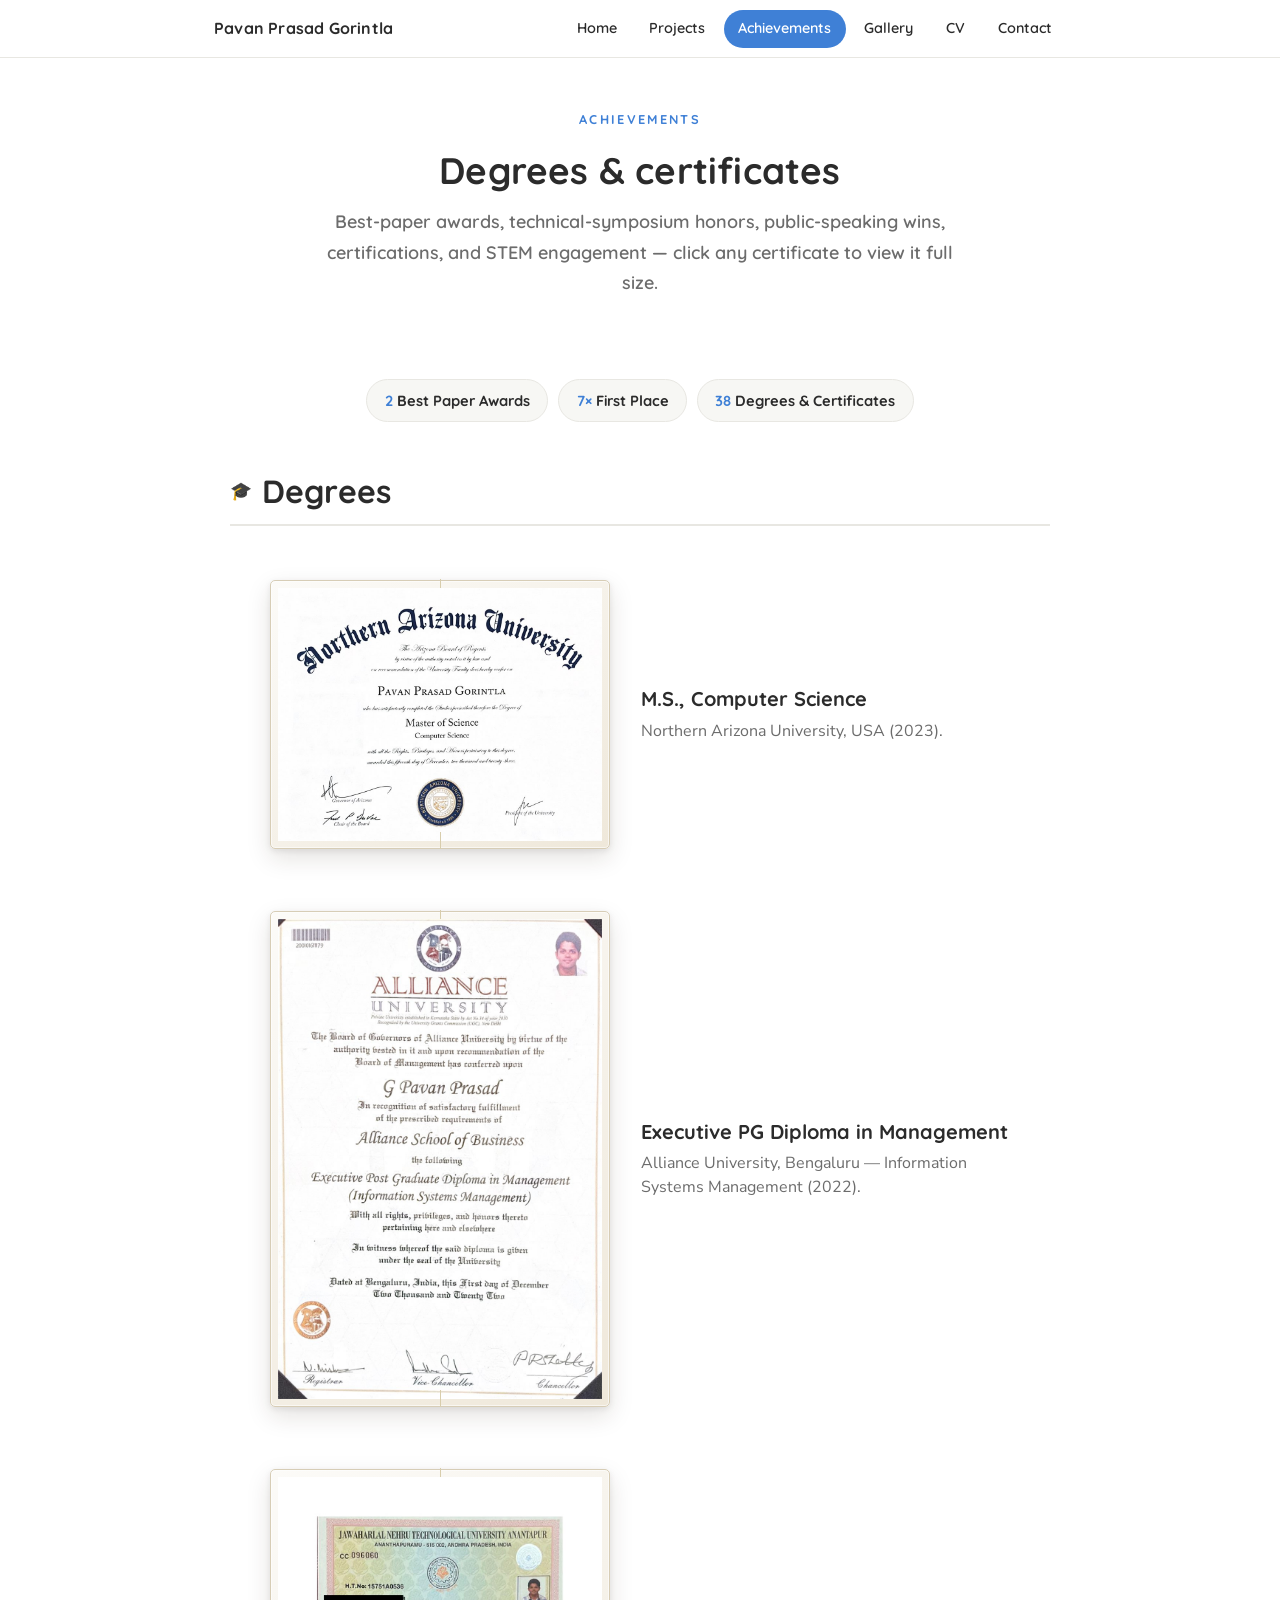
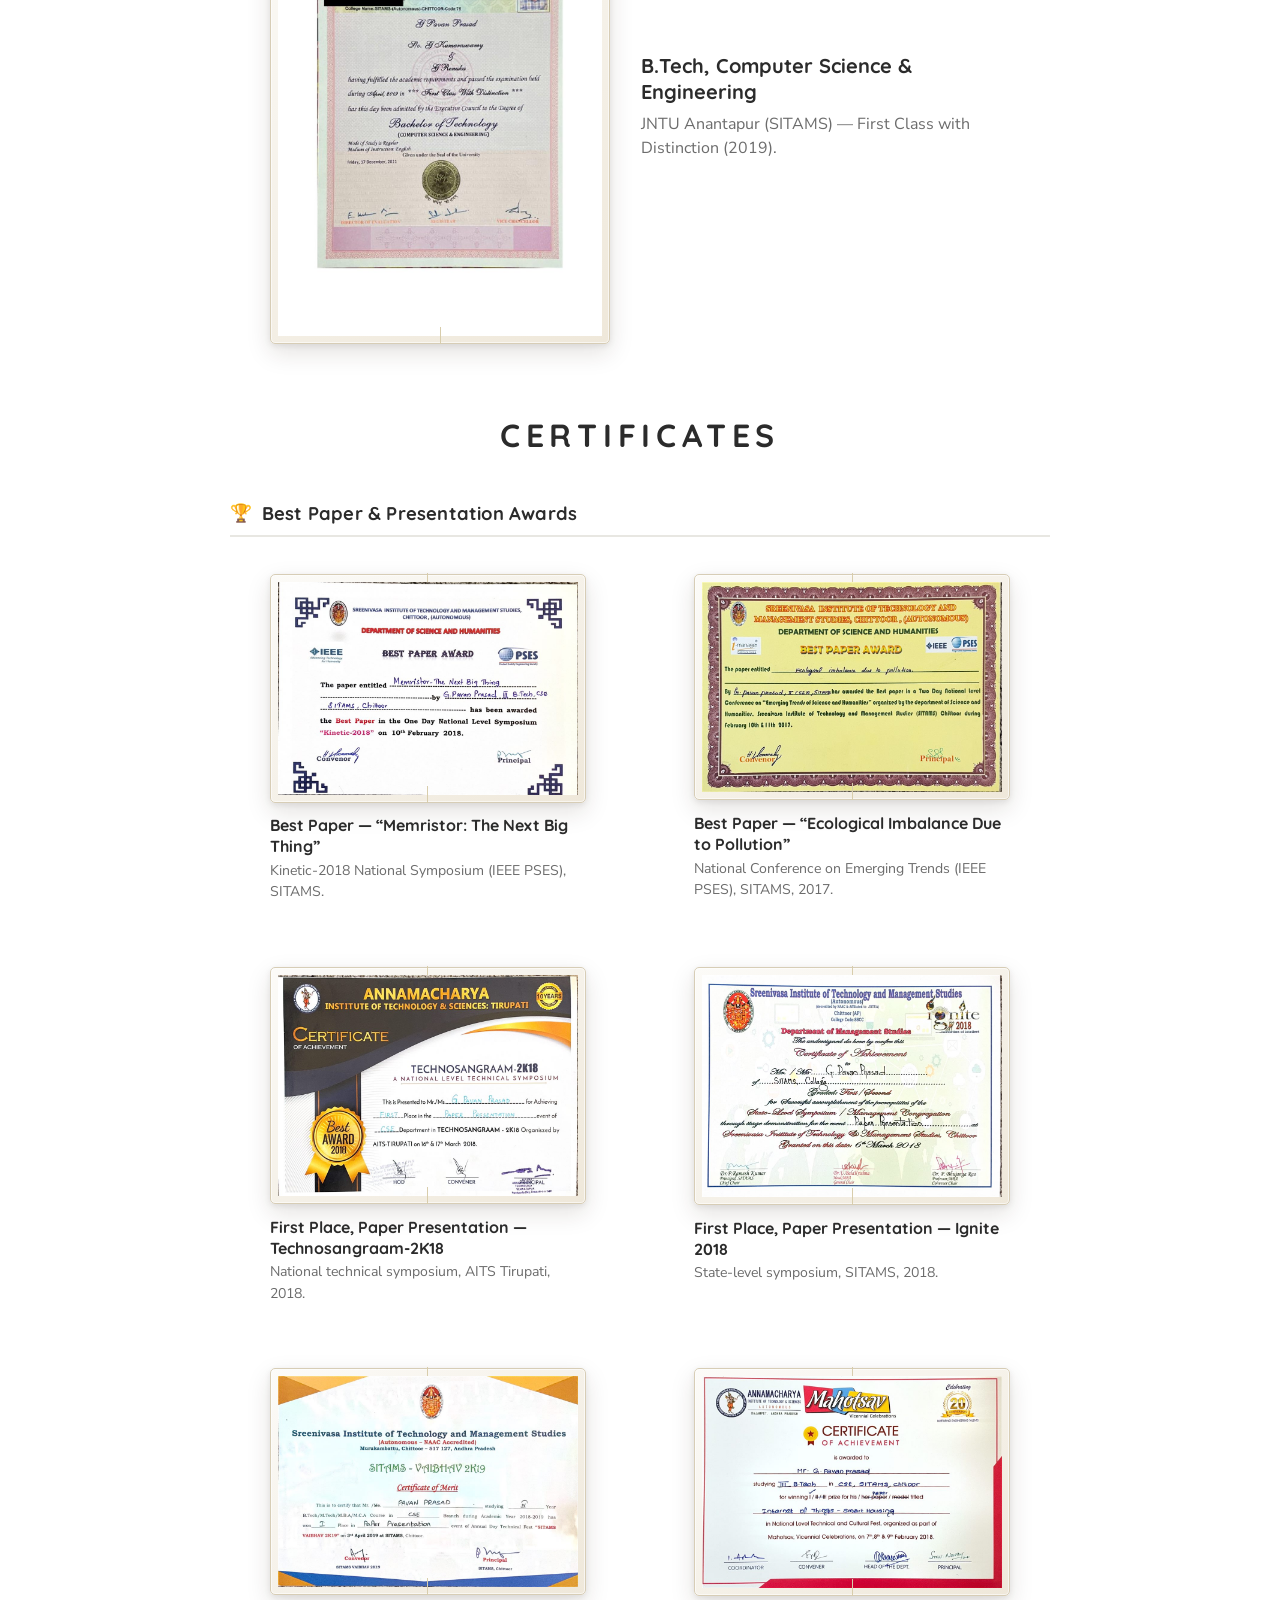
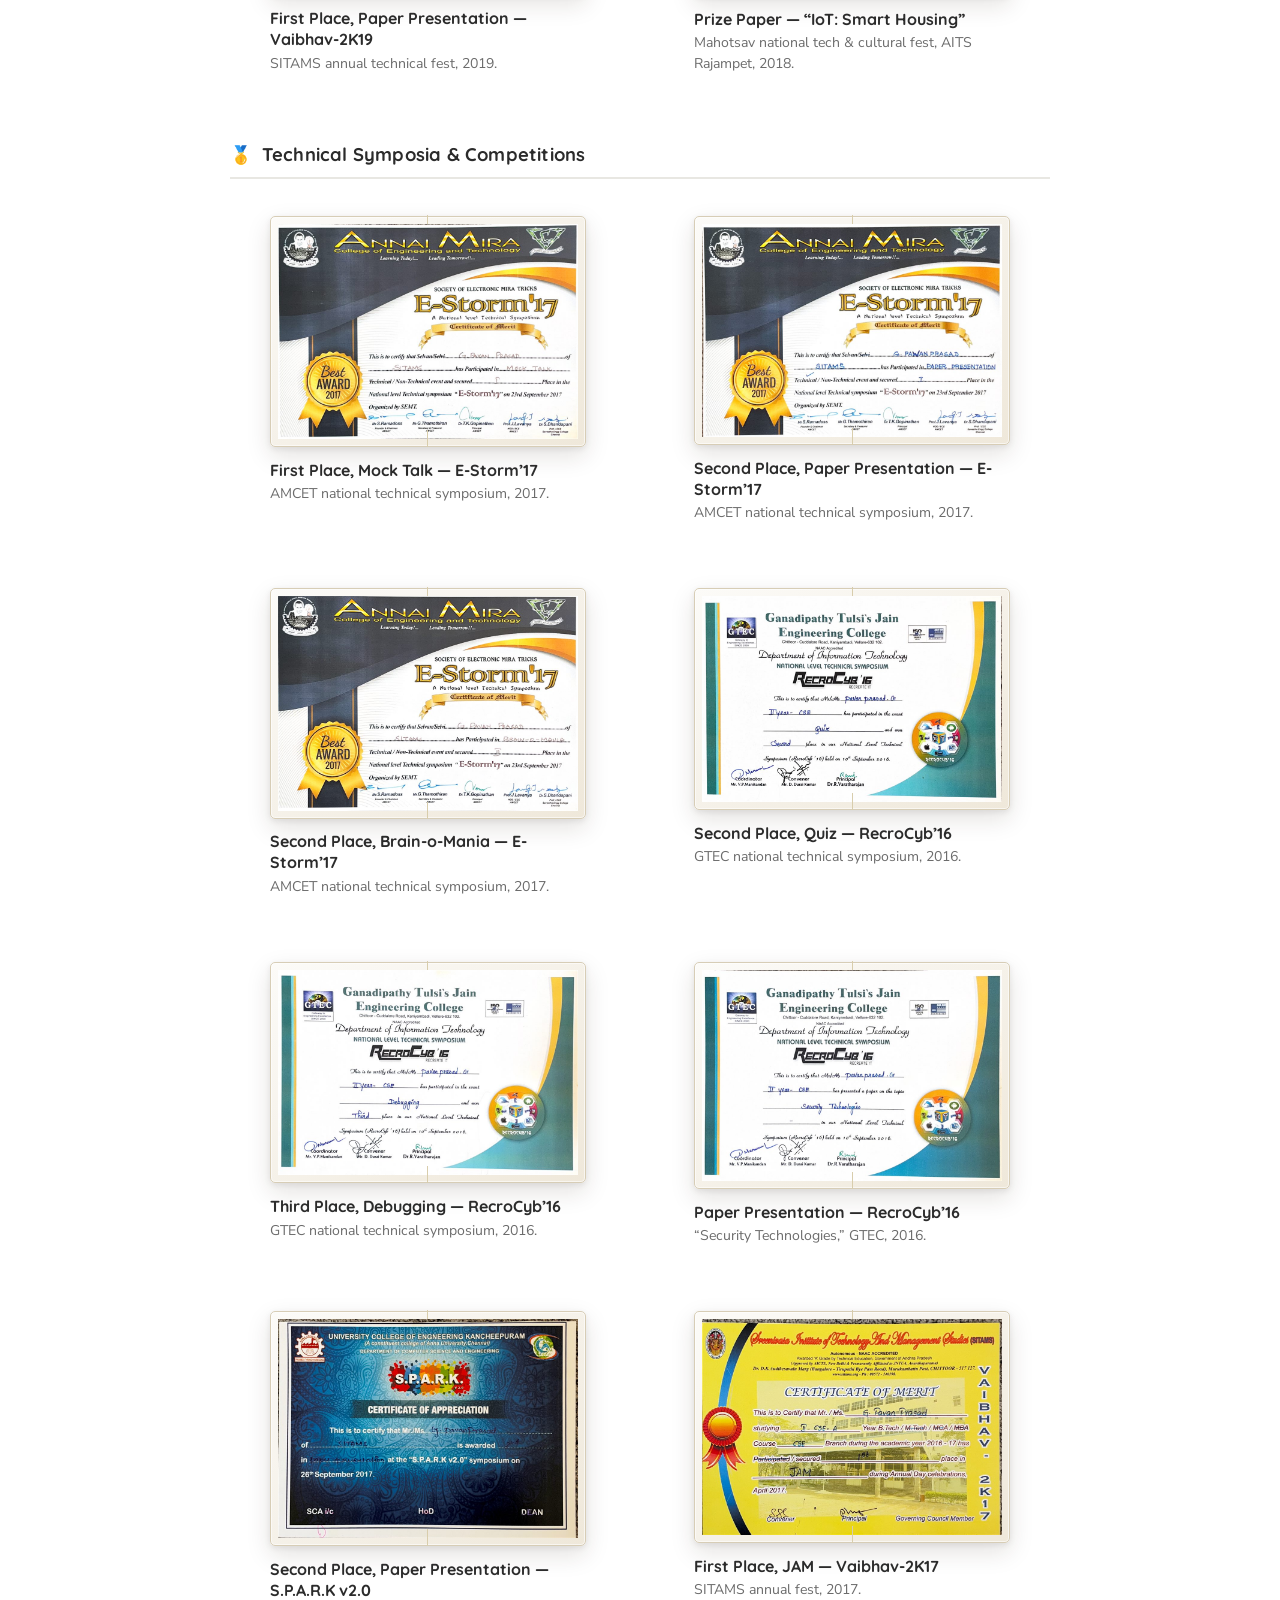
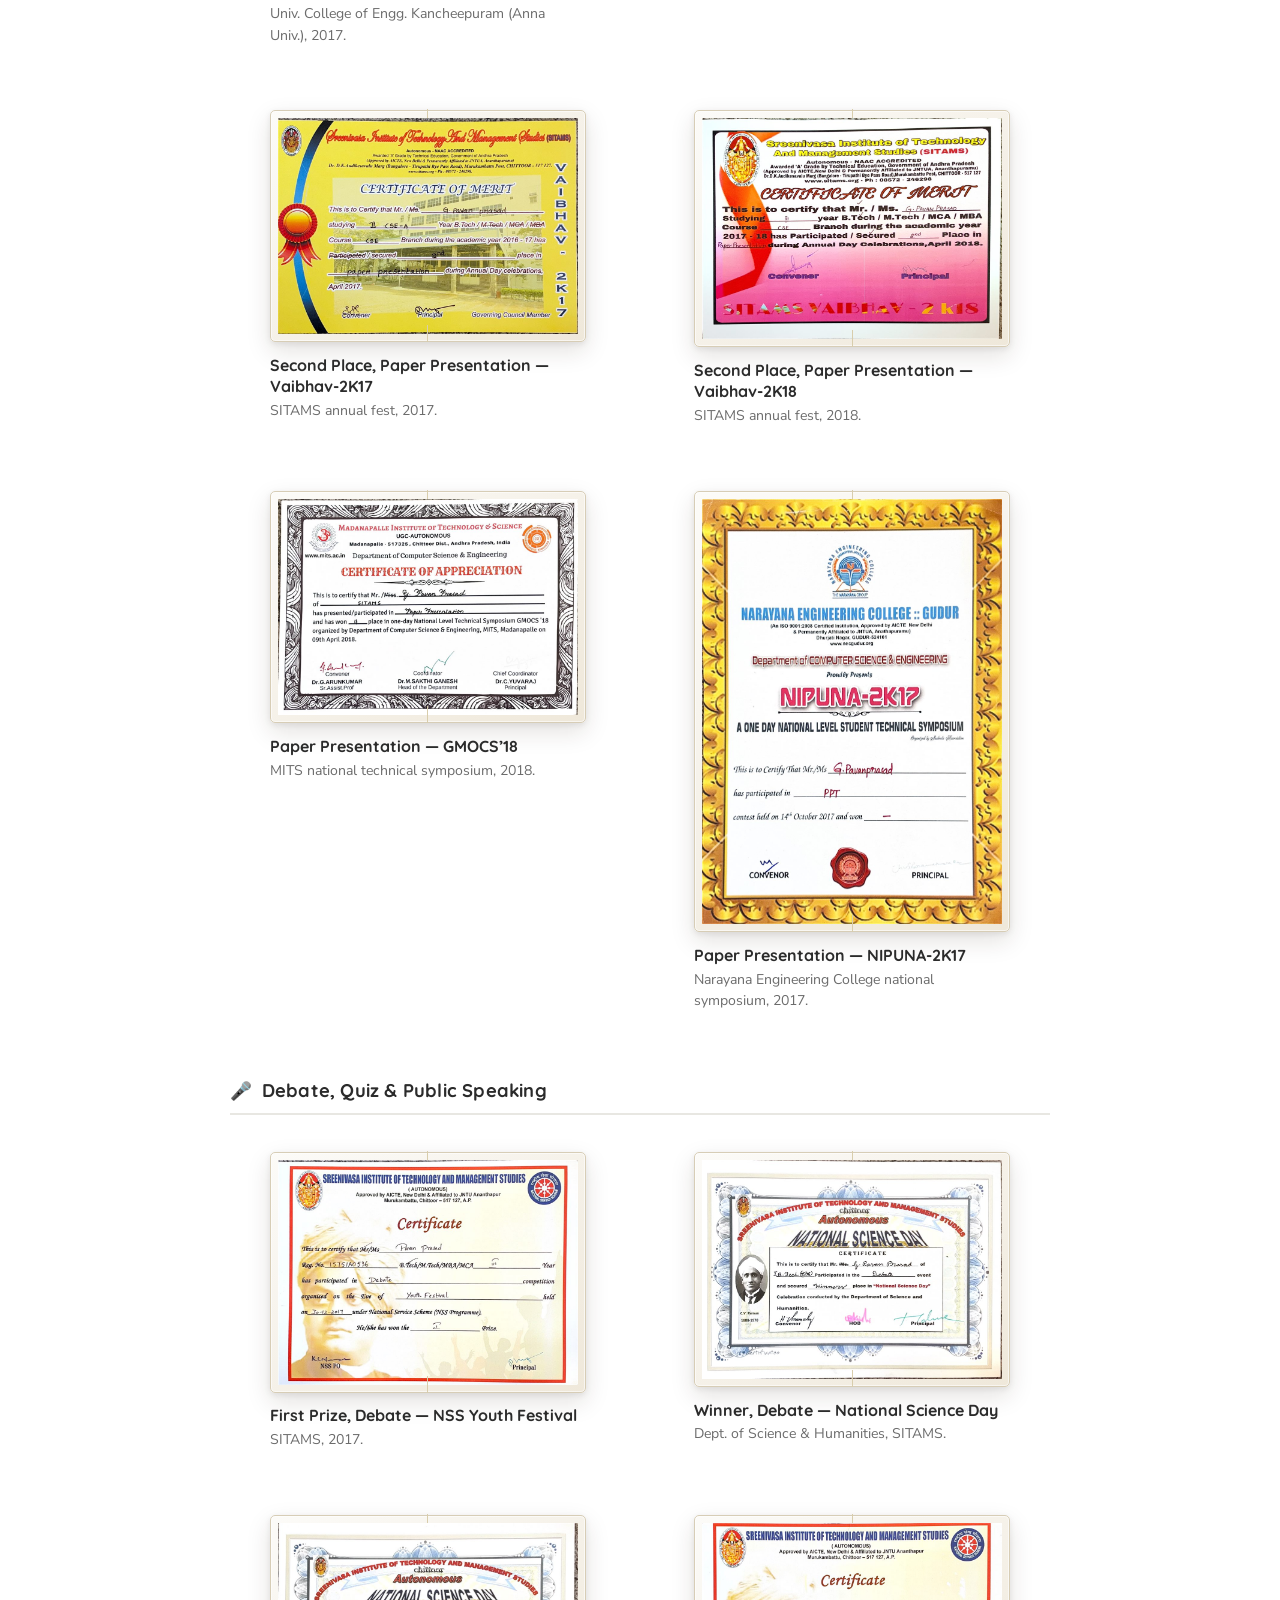
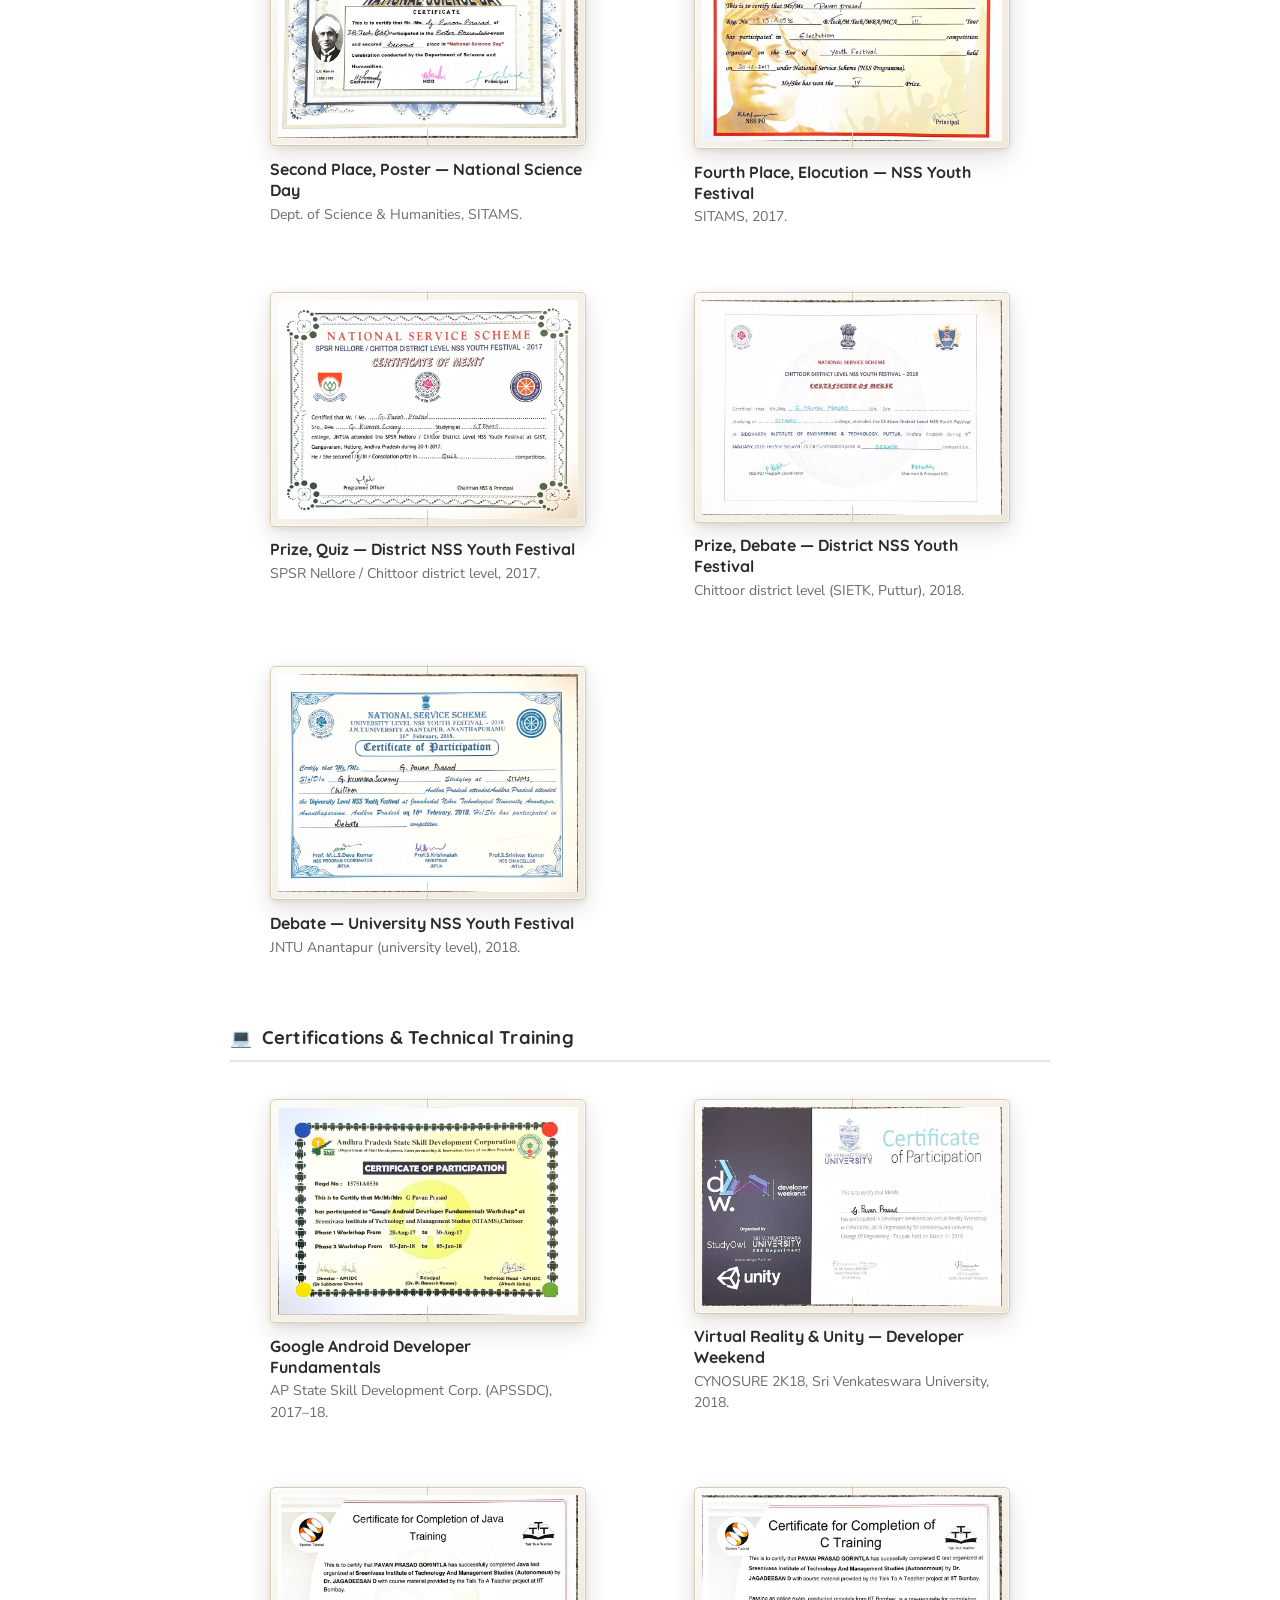
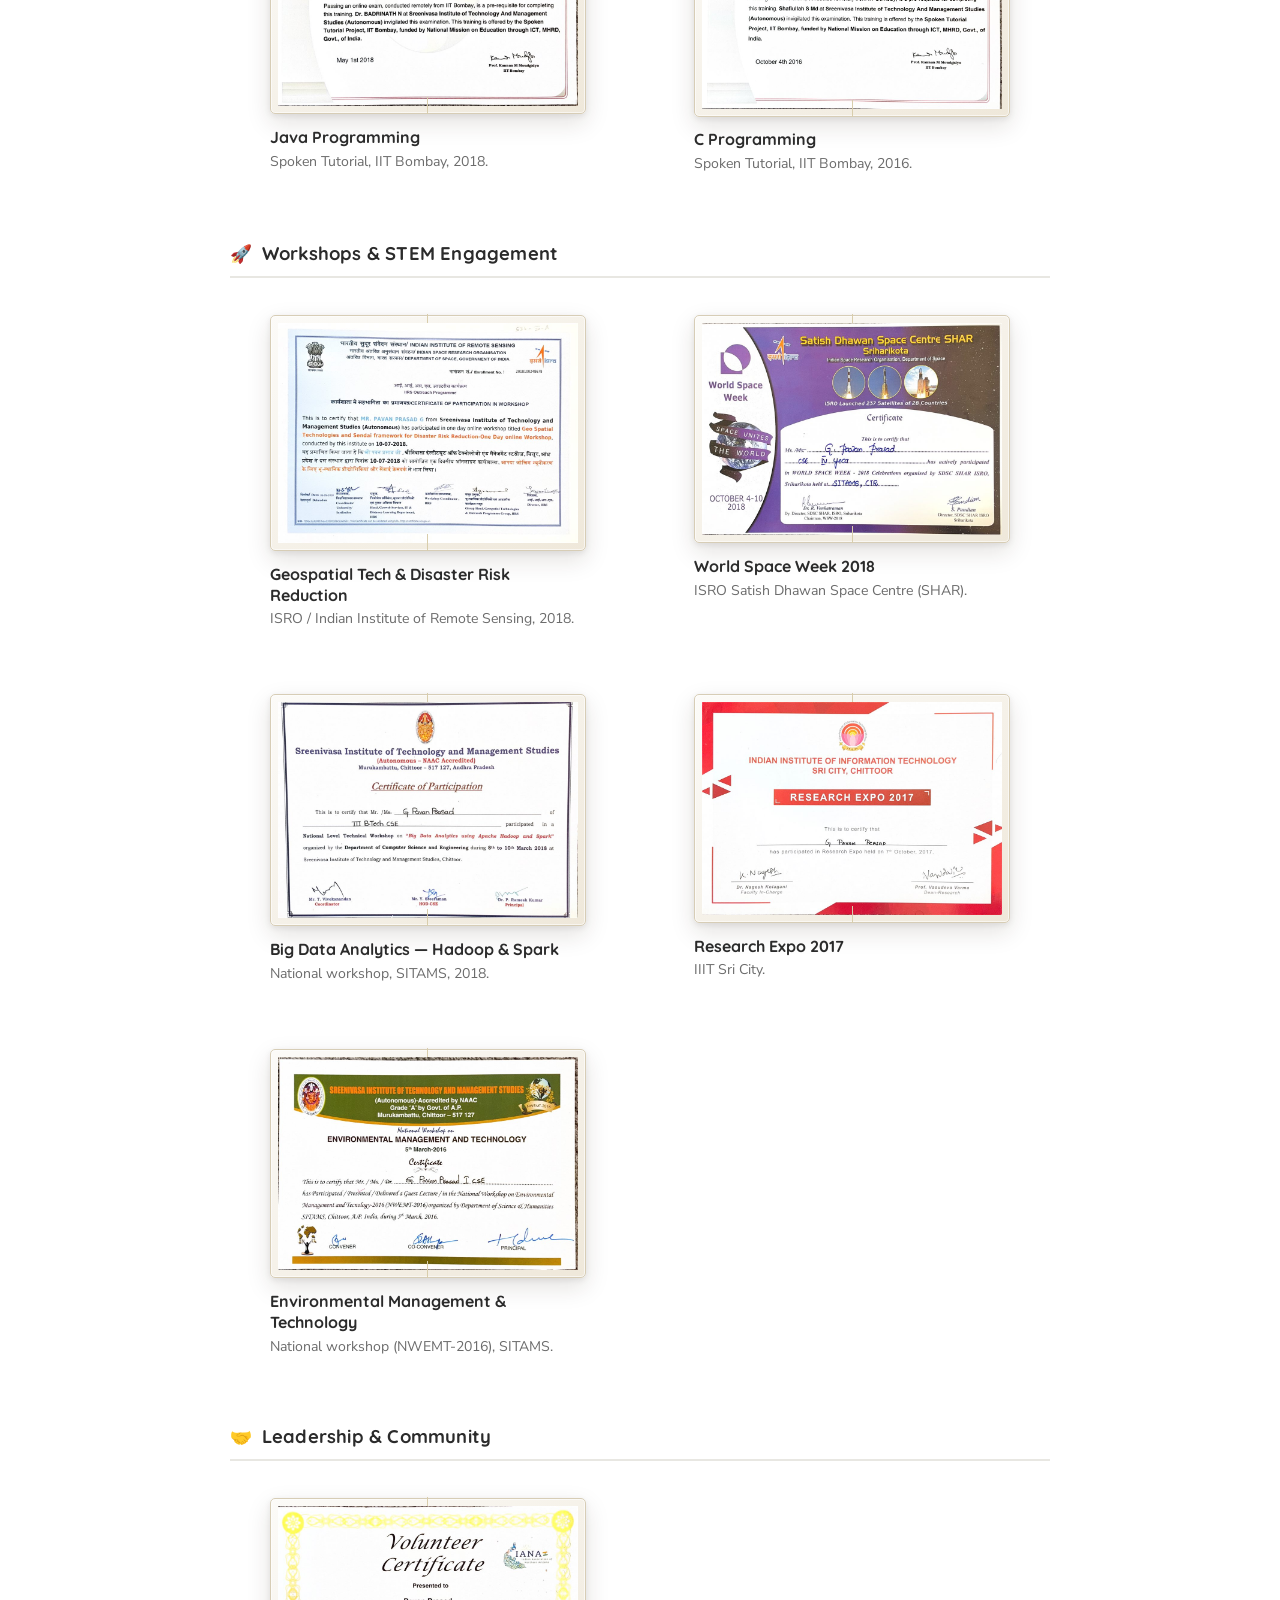
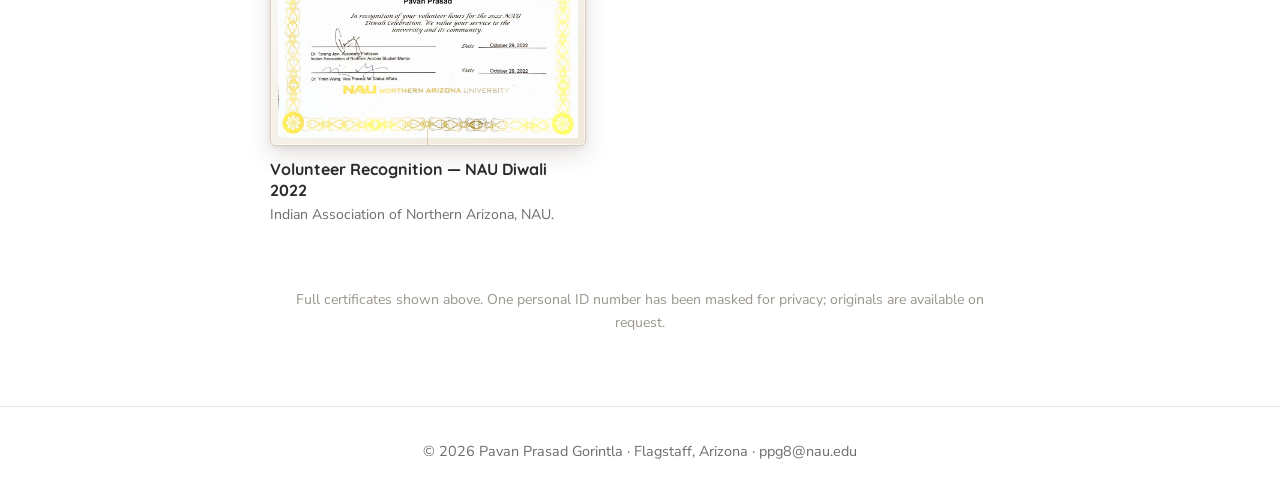
<file: achievements.html>
<!DOCTYPE html>
<html lang="en">
<head>
<meta charset="UTF-8">
<meta name="viewport" content="width=device-width, initial-scale=1.0">
<title>Achievements — Pavan Prasad Gorintla</title>
<meta name="description" content="Degrees and certificates of Pavan Prasad Gorintla: best-paper awards, technical-symposium honors, debate and quiz wins, certifications, and STEM workshops, shown as framed certificates.">
<link rel="preconnect" href="https://fonts.googleapis.com">
<link rel="preconnect" href="https://fonts.gstatic.com" crossorigin>
<link href="https://fonts.googleapis.com/css2?family=Quicksand:wght@500;600;700&family=Nunito+Sans:ital,wght@0,400;0,600;0,700;1,400&display=swap" rel="stylesheet">
<link rel="stylesheet" href="styles.css">
</head>
<body>
<a class="skip" href="#main">Skip to content</a>

<header class="topnav">
  <div class="nav-inner">
    <a class="brand" href="index.html">Pavan Prasad Gorintla</a>
    <nav class="nav-links" aria-label="Primary">
      <a href="index.html">Home</a>
      <a href="projects.html">Projects</a>
      <a href="achievements.html" aria-current="page">Achievements</a>
      <a href="gallery.html">Gallery</a>
      <a href="index.html#cv">CV</a>
      <a href="index.html#contact">Contact</a>
    </nav>
  </div>
</header>

<main id="main">
  <div class="pagehead">
    <p class="eyebrow">Achievements</p>
    <h1>Degrees &amp; certificates</h1>
    <p class="sub">Best-paper awards, technical-symposium honors, public-speaking wins, certifications, and STEM engagement &mdash; click any certificate to view it full size.</p>
  </div>

  <section class="section">
    <div class="achwrap">

      <div class="statline">
        <span class="stat"><b>2</b> Best Paper Awards</span>
        <span class="stat"><b>7&times;</b> First Place</span>
        <span class="stat"><b>38</b> Degrees &amp; Certificates</span>
      </div>

      <div class="agroup">
        <h2 class="subhead"><span class="sc">&#127891;</span> Degrees</h2>
        <div class="certgrid deg">
        <figure class="cert">
          <button class="frame" type="button" data-full="images/certs/My_docs_p01.jpg" data-title="M.S., Computer Science" data-desc="Northern Arizona University, USA (2023)." aria-label="View: M.S., Computer Science">
            <span class="inner"><img src="images/certs/My_docs_p01.jpg" alt="M.S., Computer Science certificate" loading="lazy"></span>
          </button>
          <figcaption class="ccap"><span class="cct">M.S., Computer Science</span><span class="ccd">Northern Arizona University, USA (2023).</span></figcaption>
        </figure>
        <figure class="cert">
          <button class="frame" type="button" data-full="images/certs/200101611179_p01.jpg" data-title="Executive PG Diploma in Management" data-desc="Alliance University, Bengaluru &mdash; Information Systems Management (2022)." aria-label="View: Executive PG Diploma in Management">
            <span class="inner"><img src="images/certs/200101611179_p01.jpg" alt="Executive PG Diploma in Management certificate" loading="lazy"></span>
          </button>
          <figcaption class="ccap"><span class="cct">Executive PG Diploma in Management</span><span class="ccd">Alliance University, Bengaluru &mdash; Information Systems Management (2022).</span></figcaption>
        </figure>
        <figure class="cert">
          <button class="frame" type="button" data-full="images/certs/Original_Degree_p01.jpg" data-title="B.Tech, Computer Science &amp; Engineering" data-desc="JNTU Anantapur (SITAMS) &mdash; First Class with Distinction (2019)." aria-label="View: B.Tech, Computer Science  Engineering">
            <span class="inner"><img src="images/certs/Original_Degree_p01.jpg" alt="B.Tech, Computer Science  Engineering certificate" loading="lazy"></span>
          </button>
          <figcaption class="ccap"><span class="cct">B.Tech, Computer Science &amp; Engineering</span><span class="ccd">JNTU Anantapur (SITAMS) &mdash; First Class with Distinction (2019).</span></figcaption>
        </figure>
        </div>
      </div>

      <h2 class="eyebrow" style="margin-top:1rem">Certificates</h2>
      <div class="agroup">
        <h3 class="subhead"><span class="sc">&#127942;</span> Best Paper &amp; Presentation Awards</h3>
        <div class="certgrid">
        <figure class="cert">
          <button class="frame" type="button" data-full="images/certs/Mydocs2_p07.jpg" data-title="Best Paper &mdash; &ldquo;Memristor: The Next Big Thing&rdquo;" data-desc="Kinetic-2018 National Symposium (IEEE PSES), SITAMS." aria-label="View: Best Paper  Memristor: The Next Big Thing">
            <span class="inner"><img src="images/certs/Mydocs2_p07.jpg" alt="Best Paper  Memristor: The Next Big Thing certificate" loading="lazy"></span>
          </button>
          <figcaption class="ccap"><span class="cct">Best Paper &mdash; &ldquo;Memristor: The Next Big Thing&rdquo;</span><span class="ccd">Kinetic-2018 National Symposium (IEEE PSES), SITAMS.</span></figcaption>
        </figure>
        <figure class="cert">
          <button class="frame" type="button" data-full="images/certs/My_docs_p22.jpg" data-title="Best Paper &mdash; &ldquo;Ecological Imbalance Due to Pollution&rdquo;" data-desc="National Conference on Emerging Trends (IEEE PSES), SITAMS, 2017." aria-label="View: Best Paper  Ecological Imbalance Due to Pollution">
            <span class="inner"><img src="images/certs/My_docs_p22.jpg" alt="Best Paper  Ecological Imbalance Due to Pollution certificate" loading="lazy"></span>
          </button>
          <figcaption class="ccap"><span class="cct">Best Paper &mdash; &ldquo;Ecological Imbalance Due to Pollution&rdquo;</span><span class="ccd">National Conference on Emerging Trends (IEEE PSES), SITAMS, 2017.</span></figcaption>
        </figure>
        <figure class="cert">
          <button class="frame" type="button" data-full="images/certs/My_docs_p02.jpg" data-title="First Place, Paper Presentation &mdash; Technosangraam-2K18" data-desc="National technical symposium, AITS Tirupati, 2018." aria-label="View: First Place, Paper Presentation  Technosangraam-2K18">
            <span class="inner"><img src="images/certs/My_docs_p02.jpg" alt="First Place, Paper Presentation  Technosangraam-2K18 certificate" loading="lazy"></span>
          </button>
          <figcaption class="ccap"><span class="cct">First Place, Paper Presentation &mdash; Technosangraam-2K18</span><span class="ccd">National technical symposium, AITS Tirupati, 2018.</span></figcaption>
        </figure>
        <figure class="cert">
          <button class="frame" type="button" data-full="images/certs/My_docs_p24.jpg" data-title="First Place, Paper Presentation &mdash; Ignite 2018" data-desc="State-level symposium, SITAMS, 2018." aria-label="View: First Place, Paper Presentation  Ignite 2018">
            <span class="inner"><img src="images/certs/My_docs_p24.jpg" alt="First Place, Paper Presentation  Ignite 2018 certificate" loading="lazy"></span>
          </button>
          <figcaption class="ccap"><span class="cct">First Place, Paper Presentation &mdash; Ignite 2018</span><span class="ccd">State-level symposium, SITAMS, 2018.</span></figcaption>
        </figure>
        <figure class="cert">
          <button class="frame" type="button" data-full="images/certs/My_docs_p05.jpg" data-title="First Place, Paper Presentation &mdash; Vaibhav-2K19" data-desc="SITAMS annual technical fest, 2019." aria-label="View: First Place, Paper Presentation  Vaibhav-2K19">
            <span class="inner"><img src="images/certs/My_docs_p05.jpg" alt="First Place, Paper Presentation  Vaibhav-2K19 certificate" loading="lazy"></span>
          </button>
          <figcaption class="ccap"><span class="cct">First Place, Paper Presentation &mdash; Vaibhav-2K19</span><span class="ccd">SITAMS annual technical fest, 2019.</span></figcaption>
        </figure>
        <figure class="cert">
          <button class="frame" type="button" data-full="images/certs/Mydocs2_p06.jpg" data-title="Prize Paper &mdash; &ldquo;IoT: Smart Housing&rdquo;" data-desc="Mahotsav national tech &amp; cultural fest, AITS Rajampet, 2018." aria-label="View: Prize Paper  IoT: Smart Housing">
            <span class="inner"><img src="images/certs/Mydocs2_p06.jpg" alt="Prize Paper  IoT: Smart Housing certificate" loading="lazy"></span>
          </button>
          <figcaption class="ccap"><span class="cct">Prize Paper &mdash; &ldquo;IoT: Smart Housing&rdquo;</span><span class="ccd">Mahotsav national tech &amp; cultural fest, AITS Rajampet, 2018.</span></figcaption>
        </figure>
        </div>
      </div>
      <div class="agroup">
        <h3 class="subhead"><span class="sc">&#129351;</span> Technical Symposia &amp; Competitions</h3>
        <div class="certgrid">
        <figure class="cert">
          <button class="frame" type="button" data-full="images/certs/My_docs_p09.jpg" data-title="First Place, Mock Talk &mdash; E-Storm&rsquo;17" data-desc="AMCET national technical symposium, 2017." aria-label="View: First Place, Mock Talk  E-Storm17">
            <span class="inner"><img src="images/certs/My_docs_p09.jpg" alt="First Place, Mock Talk  E-Storm17 certificate" loading="lazy"></span>
          </button>
          <figcaption class="ccap"><span class="cct">First Place, Mock Talk &mdash; E-Storm&rsquo;17</span><span class="ccd">AMCET national technical symposium, 2017.</span></figcaption>
        </figure>
        <figure class="cert">
          <button class="frame" type="button" data-full="images/certs/Mydocs2_p04.jpg" data-title="Second Place, Paper Presentation &mdash; E-Storm&rsquo;17" data-desc="AMCET national technical symposium, 2017." aria-label="View: Second Place, Paper Presentation  E-Storm17">
            <span class="inner"><img src="images/certs/Mydocs2_p04.jpg" alt="Second Place, Paper Presentation  E-Storm17 certificate" loading="lazy"></span>
          </button>
          <figcaption class="ccap"><span class="cct">Second Place, Paper Presentation &mdash; E-Storm&rsquo;17</span><span class="ccd">AMCET national technical symposium, 2017.</span></figcaption>
        </figure>
        <figure class="cert">
          <button class="frame" type="button" data-full="images/certs/My_docs_p10.jpg" data-title="Second Place, Brain-o-Mania &mdash; E-Storm&rsquo;17" data-desc="AMCET national technical symposium, 2017." aria-label="View: Second Place, Brain-o-Mania  E-Storm17">
            <span class="inner"><img src="images/certs/My_docs_p10.jpg" alt="Second Place, Brain-o-Mania  E-Storm17 certificate" loading="lazy"></span>
          </button>
          <figcaption class="ccap"><span class="cct">Second Place, Brain-o-Mania &mdash; E-Storm&rsquo;17</span><span class="ccd">AMCET national technical symposium, 2017.</span></figcaption>
        </figure>
        <figure class="cert">
          <button class="frame" type="button" data-full="images/certs/Mydocs2_p05.jpg" data-title="Second Place, Quiz &mdash; RecroCyb&rsquo;16" data-desc="GTEC national technical symposium, 2016." aria-label="View: Second Place, Quiz  RecroCyb16">
            <span class="inner"><img src="images/certs/Mydocs2_p05.jpg" alt="Second Place, Quiz  RecroCyb16 certificate" loading="lazy"></span>
          </button>
          <figcaption class="ccap"><span class="cct">Second Place, Quiz &mdash; RecroCyb&rsquo;16</span><span class="ccd">GTEC national technical symposium, 2016.</span></figcaption>
        </figure>
        <figure class="cert">
          <button class="frame" type="button" data-full="images/certs/My_docs_p04.jpg" data-title="Third Place, Debugging &mdash; RecroCyb&rsquo;16" data-desc="GTEC national technical symposium, 2016." aria-label="View: Third Place, Debugging  RecroCyb16">
            <span class="inner"><img src="images/certs/My_docs_p04.jpg" alt="Third Place, Debugging  RecroCyb16 certificate" loading="lazy"></span>
          </button>
          <figcaption class="ccap"><span class="cct">Third Place, Debugging &mdash; RecroCyb&rsquo;16</span><span class="ccd">GTEC national technical symposium, 2016.</span></figcaption>
        </figure>
        <figure class="cert">
          <button class="frame" type="button" data-full="images/certs/My_docs_p03.jpg" data-title="Paper Presentation &mdash; RecroCyb&rsquo;16" data-desc="&ldquo;Security Technologies,&rdquo; GTEC, 2016." aria-label="View: Paper Presentation  RecroCyb16">
            <span class="inner"><img src="images/certs/My_docs_p03.jpg" alt="Paper Presentation  RecroCyb16 certificate" loading="lazy"></span>
          </button>
          <figcaption class="ccap"><span class="cct">Paper Presentation &mdash; RecroCyb&rsquo;16</span><span class="ccd">&ldquo;Security Technologies,&rdquo; GTEC, 2016.</span></figcaption>
        </figure>
        <figure class="cert">
          <button class="frame" type="button" data-full="images/certs/Mydocs2_p12.jpg" data-title="Second Place, Paper Presentation &mdash; S.P.A.R.K v2.0" data-desc="Univ. College of Engg. Kancheepuram (Anna Univ.), 2017." aria-label="View: Second Place, Paper Presentation  S.P.A.R.K v2.0">
            <span class="inner"><img src="images/certs/Mydocs2_p12.jpg" alt="Second Place, Paper Presentation  S.P.A.R.K v2.0 certificate" loading="lazy"></span>
          </button>
          <figcaption class="ccap"><span class="cct">Second Place, Paper Presentation &mdash; S.P.A.R.K v2.0</span><span class="ccd">Univ. College of Engg. Kancheepuram (Anna Univ.), 2017.</span></figcaption>
        </figure>
        <figure class="cert">
          <button class="frame" type="button" data-full="images/certs/My_docs_p23.jpg" data-title="First Place, JAM &mdash; Vaibhav-2K17" data-desc="SITAMS annual fest, 2017." aria-label="View: First Place, JAM  Vaibhav-2K17">
            <span class="inner"><img src="images/certs/My_docs_p23.jpg" alt="First Place, JAM  Vaibhav-2K17 certificate" loading="lazy"></span>
          </button>
          <figcaption class="ccap"><span class="cct">First Place, JAM &mdash; Vaibhav-2K17</span><span class="ccd">SITAMS annual fest, 2017.</span></figcaption>
        </figure>
        <figure class="cert">
          <button class="frame" type="button" data-full="images/certs/My_docs_p15.jpg" data-title="Second Place, Paper Presentation &mdash; Vaibhav-2K17" data-desc="SITAMS annual fest, 2017." aria-label="View: Second Place, Paper Presentation  Vaibhav-2K17">
            <span class="inner"><img src="images/certs/My_docs_p15.jpg" alt="Second Place, Paper Presentation  Vaibhav-2K17 certificate" loading="lazy"></span>
          </button>
          <figcaption class="ccap"><span class="cct">Second Place, Paper Presentation &mdash; Vaibhav-2K17</span><span class="ccd">SITAMS annual fest, 2017.</span></figcaption>
        </figure>
        <figure class="cert">
          <button class="frame" type="button" data-full="images/certs/Mydocs2_p11.jpg" data-title="Second Place, Paper Presentation &mdash; Vaibhav-2K18" data-desc="SITAMS annual fest, 2018." aria-label="View: Second Place, Paper Presentation  Vaibhav-2K18">
            <span class="inner"><img src="images/certs/Mydocs2_p11.jpg" alt="Second Place, Paper Presentation  Vaibhav-2K18 certificate" loading="lazy"></span>
          </button>
          <figcaption class="ccap"><span class="cct">Second Place, Paper Presentation &mdash; Vaibhav-2K18</span><span class="ccd">SITAMS annual fest, 2018.</span></figcaption>
        </figure>
        <figure class="cert">
          <button class="frame" type="button" data-full="images/certs/Mydocs2_p03.jpg" data-title="Paper Presentation &mdash; GMOCS&rsquo;18" data-desc="MITS national technical symposium, 2018." aria-label="View: Paper Presentation  GMOCS18">
            <span class="inner"><img src="images/certs/Mydocs2_p03.jpg" alt="Paper Presentation  GMOCS18 certificate" loading="lazy"></span>
          </button>
          <figcaption class="ccap"><span class="cct">Paper Presentation &mdash; GMOCS&rsquo;18</span><span class="ccd">MITS national technical symposium, 2018.</span></figcaption>
        </figure>
        <figure class="cert">
          <button class="frame" type="button" data-full="images/certs/My_docs_p07.jpg" data-title="Paper Presentation &mdash; NIPUNA-2K17" data-desc="Narayana Engineering College national symposium, 2017." aria-label="View: Paper Presentation  NIPUNA-2K17">
            <span class="inner"><img src="images/certs/My_docs_p07.jpg" alt="Paper Presentation  NIPUNA-2K17 certificate" loading="lazy"></span>
          </button>
          <figcaption class="ccap"><span class="cct">Paper Presentation &mdash; NIPUNA-2K17</span><span class="ccd">Narayana Engineering College national symposium, 2017.</span></figcaption>
        </figure>
        </div>
      </div>
      <div class="agroup">
        <h3 class="subhead"><span class="sc">&#127908;</span> Debate, Quiz &amp; Public Speaking</h3>
        <div class="certgrid">
        <figure class="cert">
          <button class="frame" type="button" data-full="images/certs/My_docs_p14.jpg" data-title="First Prize, Debate &mdash; NSS Youth Festival" data-desc="SITAMS, 2017." aria-label="View: First Prize, Debate  NSS Youth Festival">
            <span class="inner"><img src="images/certs/My_docs_p14.jpg" alt="First Prize, Debate  NSS Youth Festival certificate" loading="lazy"></span>
          </button>
          <figcaption class="ccap"><span class="cct">First Prize, Debate &mdash; NSS Youth Festival</span><span class="ccd">SITAMS, 2017.</span></figcaption>
        </figure>
        <figure class="cert">
          <button class="frame" type="button" data-full="images/certs/My_docs_p19.jpg" data-title="Winner, Debate &mdash; National Science Day" data-desc="Dept. of Science &amp; Humanities, SITAMS." aria-label="View: Winner, Debate  National Science Day">
            <span class="inner"><img src="images/certs/My_docs_p19.jpg" alt="Winner, Debate  National Science Day certificate" loading="lazy"></span>
          </button>
          <figcaption class="ccap"><span class="cct">Winner, Debate &mdash; National Science Day</span><span class="ccd">Dept. of Science &amp; Humanities, SITAMS.</span></figcaption>
        </figure>
        <figure class="cert">
          <button class="frame" type="button" data-full="images/certs/My_docs_p21.jpg" data-title="Second Place, Poster &mdash; National Science Day" data-desc="Dept. of Science &amp; Humanities, SITAMS." aria-label="View: Second Place, Poster  National Science Day">
            <span class="inner"><img src="images/certs/My_docs_p21.jpg" alt="Second Place, Poster  National Science Day certificate" loading="lazy"></span>
          </button>
          <figcaption class="ccap"><span class="cct">Second Place, Poster &mdash; National Science Day</span><span class="ccd">Dept. of Science &amp; Humanities, SITAMS.</span></figcaption>
        </figure>
        <figure class="cert">
          <button class="frame" type="button" data-full="images/certs/My_docs_p08.jpg" data-title="Fourth Place, Elocution &mdash; NSS Youth Festival" data-desc="SITAMS, 2017." aria-label="View: Fourth Place, Elocution  NSS Youth Festival">
            <span class="inner"><img src="images/certs/My_docs_p08.jpg" alt="Fourth Place, Elocution  NSS Youth Festival certificate" loading="lazy"></span>
          </button>
          <figcaption class="ccap"><span class="cct">Fourth Place, Elocution &mdash; NSS Youth Festival</span><span class="ccd">SITAMS, 2017.</span></figcaption>
        </figure>
        <figure class="cert">
          <button class="frame" type="button" data-full="images/certs/My_docs_p13.jpg" data-title="Prize, Quiz &mdash; District NSS Youth Festival" data-desc="SPSR Nellore / Chittoor district level, 2017." aria-label="View: Prize, Quiz  District NSS Youth Festival">
            <span class="inner"><img src="images/certs/My_docs_p13.jpg" alt="Prize, Quiz  District NSS Youth Festival certificate" loading="lazy"></span>
          </button>
          <figcaption class="ccap"><span class="cct">Prize, Quiz &mdash; District NSS Youth Festival</span><span class="ccd">SPSR Nellore / Chittoor district level, 2017.</span></figcaption>
        </figure>
        <figure class="cert">
          <button class="frame" type="button" data-full="images/certs/My_docs_p20.jpg" data-title="Prize, Debate &mdash; District NSS Youth Festival" data-desc="Chittoor district level (SIETK, Puttur), 2018." aria-label="View: Prize, Debate  District NSS Youth Festival">
            <span class="inner"><img src="images/certs/My_docs_p20.jpg" alt="Prize, Debate  District NSS Youth Festival certificate" loading="lazy"></span>
          </button>
          <figcaption class="ccap"><span class="cct">Prize, Debate &mdash; District NSS Youth Festival</span><span class="ccd">Chittoor district level (SIETK, Puttur), 2018.</span></figcaption>
        </figure>
        <figure class="cert">
          <button class="frame" type="button" data-full="images/certs/My_docs_p16.jpg" data-title="Debate &mdash; University NSS Youth Festival" data-desc="JNTU Anantapur (university level), 2018." aria-label="View: Debate  University NSS Youth Festival">
            <span class="inner"><img src="images/certs/My_docs_p16.jpg" alt="Debate  University NSS Youth Festival certificate" loading="lazy"></span>
          </button>
          <figcaption class="ccap"><span class="cct">Debate &mdash; University NSS Youth Festival</span><span class="ccd">JNTU Anantapur (university level), 2018.</span></figcaption>
        </figure>
        </div>
      </div>
      <div class="agroup">
        <h3 class="subhead"><span class="sc">&#128187;</span> Certifications &amp; Technical Training</h3>
        <div class="certgrid">
        <figure class="cert">
          <button class="frame" type="button" data-full="images/certs/My_docs_p11.jpg" data-title="Google Android Developer Fundamentals" data-desc="AP State Skill Development Corp. (APSSDC), 2017&ndash;18." aria-label="View: Google Android Developer Fundamentals">
            <span class="inner"><img src="images/certs/My_docs_p11.jpg" alt="Google Android Developer Fundamentals certificate" loading="lazy"></span>
          </button>
          <figcaption class="ccap"><span class="cct">Google Android Developer Fundamentals</span><span class="ccd">AP State Skill Development Corp. (APSSDC), 2017&ndash;18.</span></figcaption>
        </figure>
        <figure class="cert">
          <button class="frame" type="button" data-full="images/certs/My_docs_p18.jpg" data-title="Virtual Reality &amp; Unity &mdash; Developer Weekend" data-desc="CYNOSURE 2K18, Sri Venkateswara University, 2018." aria-label="View: Virtual Reality  Unity  Developer Weekend">
            <span class="inner"><img src="images/certs/My_docs_p18.jpg" alt="Virtual Reality  Unity  Developer Weekend certificate" loading="lazy"></span>
          </button>
          <figcaption class="ccap"><span class="cct">Virtual Reality &amp; Unity &mdash; Developer Weekend</span><span class="ccd">CYNOSURE 2K18, Sri Venkateswara University, 2018.</span></figcaption>
        </figure>
        <figure class="cert">
          <button class="frame" type="button" data-full="images/certs/Mydocs2_p09.jpg" data-title="Java Programming" data-desc="Spoken Tutorial, IIT Bombay, 2018." aria-label="View: Java Programming">
            <span class="inner"><img src="images/certs/Mydocs2_p09.jpg" alt="Java Programming certificate" loading="lazy"></span>
          </button>
          <figcaption class="ccap"><span class="cct">Java Programming</span><span class="ccd">Spoken Tutorial, IIT Bombay, 2018.</span></figcaption>
        </figure>
        <figure class="cert">
          <button class="frame" type="button" data-full="images/certs/Mydocs2_p10.jpg" data-title="C Programming" data-desc="Spoken Tutorial, IIT Bombay, 2016." aria-label="View: C Programming">
            <span class="inner"><img src="images/certs/Mydocs2_p10.jpg" alt="C Programming certificate" loading="lazy"></span>
          </button>
          <figcaption class="ccap"><span class="cct">C Programming</span><span class="ccd">Spoken Tutorial, IIT Bombay, 2016.</span></figcaption>
        </figure>
        </div>
      </div>
      <div class="agroup">
        <h3 class="subhead"><span class="sc">&#128640;</span> Workshops &amp; STEM Engagement</h3>
        <div class="certgrid">
        <figure class="cert">
          <button class="frame" type="button" data-full="images/certs/Mydocs2_p01.jpg" data-title="Geospatial Tech &amp; Disaster Risk Reduction" data-desc="ISRO / Indian Institute of Remote Sensing, 2018." aria-label="View: Geospatial Tech  Disaster Risk Reduction">
            <span class="inner"><img src="images/certs/Mydocs2_p01.jpg" alt="Geospatial Tech  Disaster Risk Reduction certificate" loading="lazy"></span>
          </button>
          <figcaption class="ccap"><span class="cct">Geospatial Tech &amp; Disaster Risk Reduction</span><span class="ccd">ISRO / Indian Institute of Remote Sensing, 2018.</span></figcaption>
        </figure>
        <figure class="cert">
          <button class="frame" type="button" data-full="images/certs/My_docs_p12.jpg" data-title="World Space Week 2018" data-desc="ISRO Satish Dhawan Space Centre (SHAR)." aria-label="View: World Space Week 2018">
            <span class="inner"><img src="images/certs/My_docs_p12.jpg" alt="World Space Week 2018 certificate" loading="lazy"></span>
          </button>
          <figcaption class="ccap"><span class="cct">World Space Week 2018</span><span class="ccd">ISRO Satish Dhawan Space Centre (SHAR).</span></figcaption>
        </figure>
        <figure class="cert">
          <button class="frame" type="button" data-full="images/certs/My_docs_p06.jpg" data-title="Big Data Analytics &mdash; Hadoop &amp; Spark" data-desc="National workshop, SITAMS, 2018." aria-label="View: Big Data Analytics  Hadoop  Spark">
            <span class="inner"><img src="images/certs/My_docs_p06.jpg" alt="Big Data Analytics  Hadoop  Spark certificate" loading="lazy"></span>
          </button>
          <figcaption class="ccap"><span class="cct">Big Data Analytics &mdash; Hadoop &amp; Spark</span><span class="ccd">National workshop, SITAMS, 2018.</span></figcaption>
        </figure>
        <figure class="cert">
          <button class="frame" type="button" data-full="images/certs/My_docs_p17.jpg" data-title="Research Expo 2017" data-desc="IIIT Sri City." aria-label="View: Research Expo 2017">
            <span class="inner"><img src="images/certs/My_docs_p17.jpg" alt="Research Expo 2017 certificate" loading="lazy"></span>
          </button>
          <figcaption class="ccap"><span class="cct">Research Expo 2017</span><span class="ccd">IIIT Sri City.</span></figcaption>
        </figure>
        <figure class="cert">
          <button class="frame" type="button" data-full="images/certs/Mydocs2_p08.jpg" data-title="Environmental Management &amp; Technology" data-desc="National workshop (NWEMT-2016), SITAMS." aria-label="View: Environmental Management  Technology">
            <span class="inner"><img src="images/certs/Mydocs2_p08.jpg" alt="Environmental Management  Technology certificate" loading="lazy"></span>
          </button>
          <figcaption class="ccap"><span class="cct">Environmental Management &amp; Technology</span><span class="ccd">National workshop (NWEMT-2016), SITAMS.</span></figcaption>
        </figure>
        </div>
      </div>
      <div class="agroup">
        <h3 class="subhead"><span class="sc">&#129309;</span> Leadership &amp; Community</h3>
        <div class="certgrid">
        <figure class="cert">
          <button class="frame" type="button" data-full="images/certs/Mydocs2_p02.jpg" data-title="Volunteer Recognition &mdash; NAU Diwali 2022" data-desc="Indian Association of Northern Arizona, NAU." aria-label="View: Volunteer Recognition  NAU Diwali 2022">
            <span class="inner"><img src="images/certs/Mydocs2_p02.jpg" alt="Volunteer Recognition  NAU Diwali 2022 certificate" loading="lazy"></span>
          </button>
          <figcaption class="ccap"><span class="cct">Volunteer Recognition &mdash; NAU Diwali 2022</span><span class="ccd">Indian Association of Northern Arizona, NAU.</span></figcaption>
        </figure>
        </div>
      </div>

      <p class="achnote">Full certificates shown above. One personal ID number has been masked for privacy; originals are available on request.</p>

    </div>
  </section>
</main>

<div class="lb dlgmode" id="lb" aria-hidden="true">
  <button class="nav prev" aria-label="Previous">&#8249;</button>
  <div class="dlg" role="dialog" aria-modal="true" aria-label="Certificate">
    <button class="x" aria-label="Close">&times;</button>
    <img id="lbimg" alt="">
    <p class="dlgcap" id="lbcap"></p>
  </div>
  <button class="nav next" aria-label="Next">&#8250;</button>
</div>

<footer class="ft">
  <div class="ft-inner">
    &copy; <span id="yr"></span> Pavan Prasad Gorintla &middot; Flagstaff, Arizona &middot;
    <a href="mailto:ppg8@nau.edu">ppg8@nau.edu</a>
  </div>
</footer>

<script>
document.getElementById('yr').textContent=new Date().getFullYear();
(function(){
  var frames=Array.prototype.slice.call(document.querySelectorAll('.frame'));
  var srcs=frames.map(function(f){return f.getAttribute('data-full');});
  var titles=frames.map(function(f){return f.getAttribute('data-title')||'';});
  var descs=frames.map(function(f){return f.getAttribute('data-desc')||'';});
  var lb=document.getElementById('lb'),img=document.getElementById('lbimg'),cap=document.getElementById('lbcap'),i=0;
  function show(n){i=(n+srcs.length)%srcs.length;img.src=srcs[i];cap.innerHTML=titles[i]+'<span class="dd">'+descs[i]+'</span>';}
  function open(n){show(n);lb.classList.add('on');lb.setAttribute('aria-hidden','false');}
  function close(){lb.classList.remove('on');lb.setAttribute('aria-hidden','true');img.src='';}
  frames.forEach(function(f,n){f.addEventListener('click',function(){open(n);});});
  lb.querySelector('.x').addEventListener('click',close);
  lb.querySelector('.prev').addEventListener('click',function(e){e.stopPropagation();show(i-1);});
  lb.querySelector('.next').addEventListener('click',function(e){e.stopPropagation();show(i+1);});
  lb.addEventListener('click',function(e){if(e.target===lb)close();});
  document.addEventListener('keydown',function(e){if(!lb.classList.contains('on'))return;
    if(e.key==='Escape')close();else if(e.key==='ArrowLeft')show(i-1);else if(e.key==='ArrowRight')show(i+1);});
})();
</script>
</body>
</html>
</file>
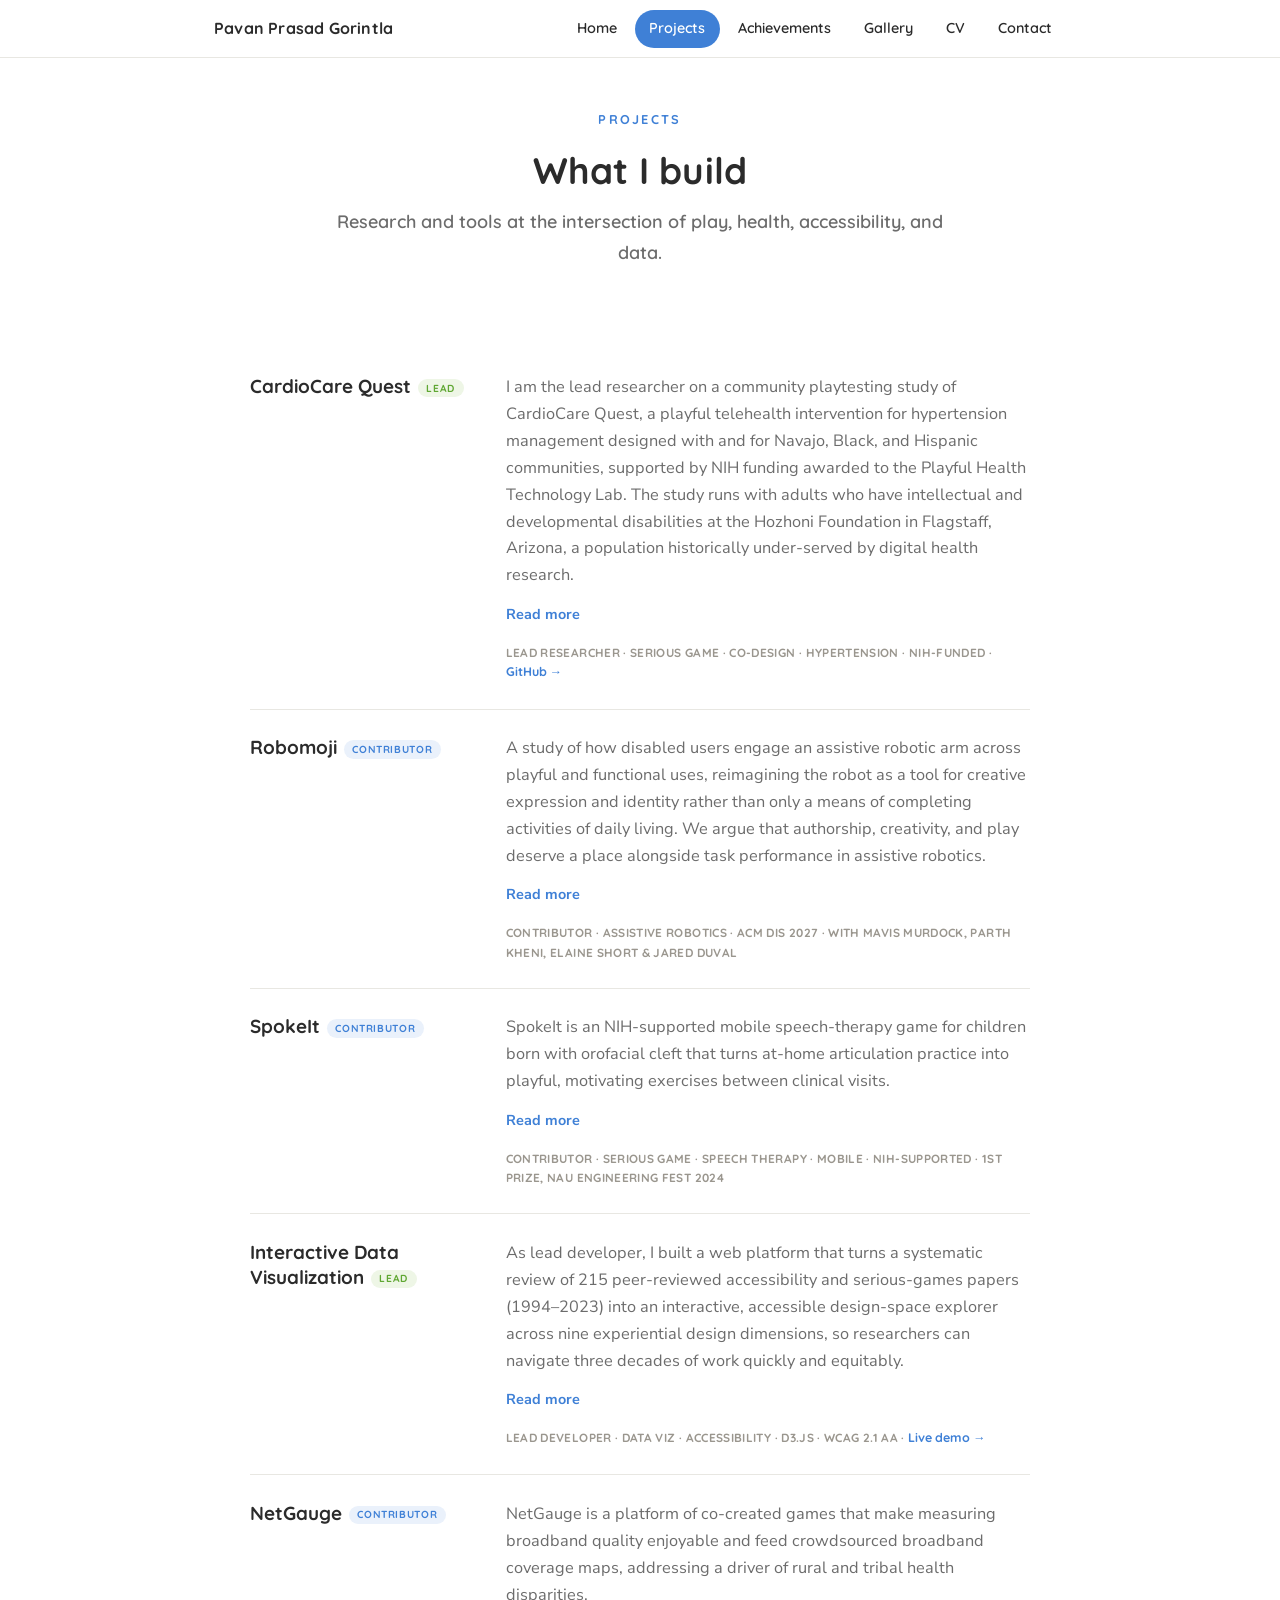
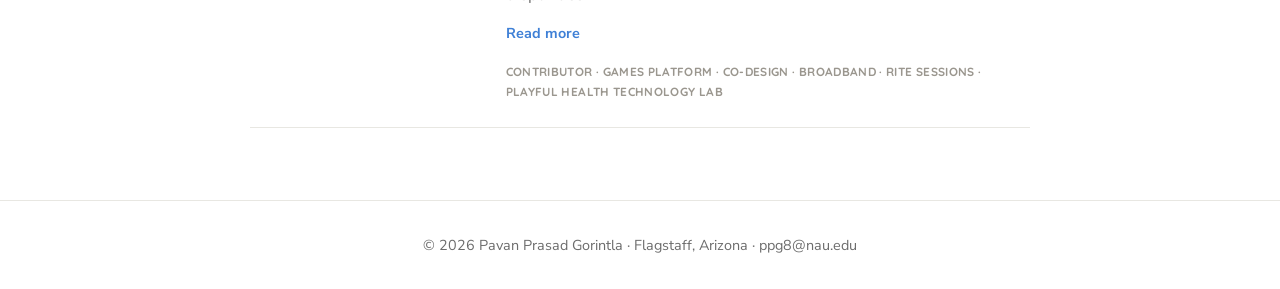
<file: projects.html>
<!DOCTYPE html>
<html lang="en">
<head>
<meta charset="UTF-8">
<meta name="viewport" content="width=device-width, initial-scale=1.0">
<title>Projects — Pavan Prasad Gorintla</title>
<meta name="description" content="Projects by Pavan Prasad Gorintla: CardioCare Quest, Robomoji, SpokeIt, an accessible research-visualization platform, and NetGauge.">
<link rel="preconnect" href="https://fonts.googleapis.com">
<link rel="preconnect" href="https://fonts.gstatic.com" crossorigin>
<link href="https://fonts.googleapis.com/css2?family=Quicksand:wght@500;600;700&family=Nunito+Sans:ital,wght@0,400;0,600;0,700;1,400&display=swap" rel="stylesheet">
<link rel="stylesheet" href="styles.css">
</head>
<body>
<a class="skip" href="#main">Skip to content</a>

<header class="topnav">
  <div class="nav-inner">
    <a class="brand" href="index.html">Pavan Prasad Gorintla</a>
    <nav class="nav-links" aria-label="Primary">
      <a href="index.html">Home</a>
      <a href="projects.html" aria-current="page">Projects</a>
      <a href="achievements.html">Achievements</a>
      <a href="gallery.html">Gallery</a>
      <a href="index.html#cv">CV</a>
      <a href="index.html#contact">Contact</a>
    </nav>
  </div>
</header>

<main id="main">
  <div class="pagehead">
    <p class="eyebrow">Projects</p>
    <h1>What I build</h1>
    <p class="sub">Research and tools at the intersection of play, health, accessibility, and data.</p>
  </div>
  <section class="section">
    <div class="projlist">

      <div class="prow">
        <div class="pt">CardioCare Quest <span class="badge">Lead</span></div>
        <div class="pd">
          <p>I am the lead researcher on a community playtesting study of CardioCare Quest, a playful telehealth intervention for hypertension management designed with and for Navajo, Black, and Hispanic communities, supported by NIH funding awarded to the Playful Health Technology Lab. The study runs with adults who have intellectual and developmental disabilities at the Hozhoni Foundation in Flagstaff, Arizona, a population historically under-served by digital health research.</p>
          <div class="more">
            <p>I characterize participants' cardiovascular risk profiles, how they engage during open community play, and how their hypertension knowledge and self-monitoring attitudes shift afterward. I coordinate the undergraduate capstone team building Twine-based mini-game prototypes, work with a designer on the clinician-facing Figma dashboard, and contribute to protocol design, consent procedures, and accessibility accommodations.</p>
            <p>Beyond the study itself, the work generates insights on how playful health technology can meaningfully engage adults with intellectual and developmental disabilities, and it feeds the lab's NIH-funded program on hypertension management in Indigenous and under-served communities. It anchors a first-author manuscript in preparation.</p>
          </div>
          <button class="readmore" type="button" aria-expanded="false">Read more</button>
          <p class="pm">Lead researcher &middot; Serious game &middot; Co-design &middot; Hypertension &middot; NIH-funded &middot; <a href="https://github.com/gorintlapavanprasad/CardioCare-Quest" target="_blank" rel="noopener">GitHub &rarr;</a></p>
        </div>
      </div>

      <div class="prow">
        <div class="pt">Robomoji <span class="badge alt">Contributor</span></div>
        <div class="pd">
          <p>A study of how disabled users engage an assistive robotic arm across playful and functional uses, reimagining the robot as a tool for creative expression and identity rather than only a means of completing activities of daily living. We argue that authorship, creativity, and play deserve a place alongside task performance in assistive robotics.</p>
          <div class="more">
            <p>Twenty-four participants from a disability service organization controlled a Kinova Gen3 arm through four interfaces spanning different levels of abstraction, and took part in a robot-puppet workshop imagining the robot in their own lives. A thematic analysis of interviews, input logs, and observations surfaced visions for creative, playful, and social robot use, which we translate into a speculative design for more expressive assistive interfaces. I contribute to the interaction design and user-study methodology for users with upper-limb mobility impairments.</p>
          </div>
          <button class="readmore" type="button" aria-expanded="false">Read more</button>
          <p class="pm">Contributor &middot; Assistive robotics &middot; ACM DIS 2027 &middot; with Mavis Murdock, Parth Kheni, Elaine Short &amp; Jared Duval</p>
        </div>
      </div>

      <div class="prow">
        <div class="pt">SpokeIt <span class="badge alt">Contributor</span></div>
        <div class="pd">
          <p>SpokeIt is an NIH-supported mobile speech-therapy game for children born with orofacial cleft that turns at-home articulation practice into playful, motivating exercises between clinical visits.</p>
          <div class="more">
            <p>I contributed the player-registration experience: the mobile onboarding flow through which a new player creates a profile before gameplay. I aligned this flow with the research team's consent and demographic-collection requirements, then tested and iterated on its usability with the team. I was a member of the 2024 SpokeIt team that won First Prize at the NAU Engineering Fest for advancing accessible and engaging speech therapy.</p>
          </div>
          <button class="readmore" type="button" aria-expanded="false">Read more</button>
          <p class="pm">Contributor &middot; Serious game &middot; Speech therapy &middot; Mobile &middot; NIH-supported &middot; 1st Prize, NAU Engineering Fest 2024</p>
        </div>
      </div>

      <div class="prow">
        <div class="pt">Interactive Data Visualization <span class="badge">Lead</span></div>
        <div class="pd">
          <p>As lead developer, I built a web platform that turns a systematic review of 215 peer-reviewed accessibility and serious-games papers (1994&ndash;2023) into an interactive, accessible design-space explorer across nine experiential design dimensions, so researchers can navigate three decades of work quickly and equitably.</p>
          <div class="more">
            <p>Using HTML, CSS, JavaScript, and D3.js, I implemented coordinated spectrum heatmaps, dot matrices, and filtering views, and built full keyboard operability, screen-reader compatibility, and audio-tactile sonification from the start, meeting WCAG 2.1 AA contrast. In a pilot expert evaluation with eleven HCI researchers, nine preferred the heatmap view over conventional charts and completed synthesis tasks in roughly half the time of comparable manual review. The platform anchors a first-author journal manuscript in preparation.</p>
          </div>
          <button class="readmore" type="button" aria-expanded="false">Read more</button>
          <p class="pm">Lead developer &middot; Data viz &middot; Accessibility &middot; D3.js &middot; WCAG 2.1 AA &middot; <a href="https://gorintlapavanprasad.github.io/Interactive-Visualization-PHT-Lab-Model/" target="_blank" rel="noopener">Live demo &rarr;</a></p>
        </div>
      </div>

      <div class="prow">
        <div class="pt">NetGauge <span class="badge alt">Contributor</span></div>
        <div class="pd">
          <p>NetGauge is a platform of co-created games that make measuring broadband quality enjoyable and feed crowdsourced broadband coverage maps, addressing a driver of rural and tribal health disparities.</p>
          <div class="more">
            <p>I contribute to Rapid Iterative Testing and Evaluation (RITE) sessions, in which a participant uses the platform until they hit a usability problem, at which point the team iterates on the build before the next participant is run. I facilitate sessions and capture usability problems in session notes, support rapid iteration on the platform frontend between sessions, and contribute to the accessibility review of the games in the suite.</p>
          </div>
          <button class="readmore" type="button" aria-expanded="false">Read more</button>
          <p class="pm">Contributor &middot; Games platform &middot; Co-design &middot; Broadband &middot; RITE sessions &middot; Playful Health Technology Lab</p>
        </div>
      </div>

    </div>
  </section>
</main>

<footer class="ft">
  <div class="ft-inner">
    &copy; <span id="yr"></span> Pavan Prasad Gorintla &middot; Flagstaff, Arizona &middot;
    <a href="mailto:ppg8@nau.edu">ppg8@nau.edu</a>
  </div>
</footer>

<script>
document.getElementById('yr').textContent=new Date().getFullYear();
Array.prototype.forEach.call(document.querySelectorAll('.readmore'),function(btn){
  btn.addEventListener('click',function(){
    var more=btn.previousElementSibling;
    var open=more.classList.toggle('open');
    btn.textContent=open?'Read less':'Read more';
    btn.setAttribute('aria-expanded',open?'true':'false');
  });
});
</script>
</body>
</html>
</file>
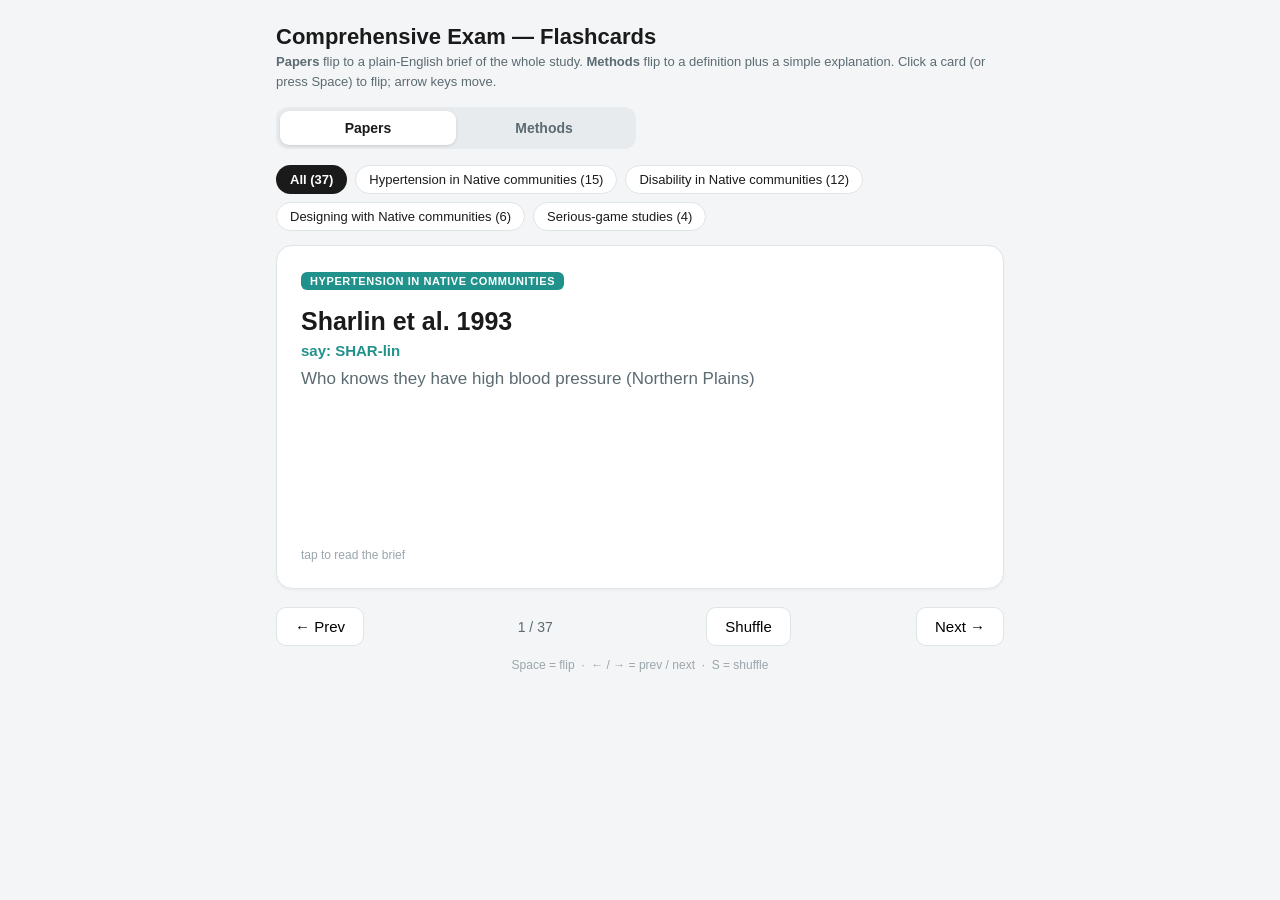
<file: comp-exam/flashcards.html>
<!doctype html>
<html lang="en">
<head>
<meta charset="utf-8">
<meta name="viewport" content="width=device-width, initial-scale=1">
<title>Comp Exam Flashcards</title>
<style>
  :root{
    --bg:#f4f5f6; --ink:#1a1a1a; --muted:#5b6b72; --card:#ffffff; --line:#dfe4e7;
  }
  *{box-sizing:border-box;}
  html,body{margin:0;background:var(--bg);color:var(--ink);font-family:'Segoe UI',Helvetica,Arial,sans-serif;}
  .wrap{max-width:760px;margin:0 auto;padding:20px 16px 60px;}
  h1{font-size:22px;margin:4px 0 2px;}
  .sub{color:var(--muted);font-size:13px;margin:0 0 16px;line-height:1.5;}
  .modes{display:flex;gap:0;background:#e7ebed;border-radius:12px;padding:4px;margin:0 0 16px;max-width:360px;}
  .modes button{flex:1;border:none;background:transparent;color:var(--muted);border-radius:9px;padding:9px 10px;font-size:14px;font-weight:700;cursor:pointer;}
  .modes button.active{background:#fff;color:var(--ink);box-shadow:0 1px 3px rgba(0,0,0,.12);}
  .filters{display:flex;flex-wrap:wrap;gap:8px;margin-bottom:14px;}
  .filters button{border:1px solid var(--line);background:#fff;color:var(--ink);border-radius:20px;padding:6px 13px;font-size:13px;cursor:pointer;}
  .filters button.active{border-color:transparent;font-weight:700;}
  .scene{perspective:1600px;}
  .card{position:relative;width:100%;min-height:340px;cursor:pointer;transform-style:preserve-3d;transition:transform .5s;}
  .card.flipped{transform:rotateY(180deg);}
  .face{position:absolute;inset:0;backface-visibility:hidden;background:var(--card);border:1px solid var(--line);border-radius:16px;padding:26px 24px;display:flex;flex-direction:column;box-shadow:0 1px 3px rgba(0,0,0,.05);}
  .back{transform:rotateY(180deg);}
  .tag{align-self:flex-start;font-size:11px;font-weight:700;letter-spacing:.6px;text-transform:uppercase;color:#fff;border-radius:6px;padding:3px 9px;margin-bottom:16px;}
  .cite{font-size:25px;font-weight:700;line-height:1.2;}
  .pron{font-size:15px;font-weight:600;margin-top:6px;}
  .topic{font-size:17px;color:var(--muted);margin-top:8px;line-height:1.4;}
  .hint{margin-top:auto;color:#9aa6ac;font-size:12px;padding-top:14px;}
  .backlabel{font-size:12px;font-weight:700;letter-spacing:.5px;text-transform:uppercase;color:var(--muted);margin-bottom:10px;}
  .backtext{font-size:16px;line-height:1.55;}
  .mnem{margin-top:14px;padding:11px 14px;background:#fffbe6;border-left:4px solid #e0a800;border-radius:8px;font-size:15px;line-height:1.5;}
  .eg{margin-top:12px;font-size:14px;color:var(--muted);line-height:1.5;}
  .nav{display:flex;align-items:center;justify-content:space-between;gap:10px;margin-top:18px;}
  .nav button{border:1px solid var(--line);background:#fff;border-radius:10px;padding:10px 18px;font-size:15px;cursor:pointer;}
  .nav button:hover{background:#f0f2f3;}
  .count{color:var(--muted);font-size:14px;min-width:92px;text-align:center;}
  .keys{color:#9aa6ac;font-size:12px;text-align:center;margin-top:12px;}
</style>
</head>
<body>
<div class="wrap">
  <h1>Comprehensive Exam — Flashcards</h1>
  <p class="sub"><b>Papers</b> flip to a plain-English brief of the whole study. <b>Methods</b> flip to a definition plus a simple explanation. Click a card (or press Space) to flip; arrow keys move.</p>

  <div class="modes" id="modes">
    <button id="mode-papers" class="active" onclick="setMode('papers')">Papers</button>
    <button id="mode-methods" onclick="setMode('methods')">Methods</button>
  </div>

  <div class="filters" id="filters"></div>

  <div class="scene">
    <div class="card" id="card" onclick="flip()">
      <div class="face front" id="front"></div>
      <div class="face back" id="back"></div>
    </div>
  </div>

  <div class="nav">
    <button onclick="prev()">&larr; Prev</button>
    <span class="count" id="count"></span>
    <button onclick="shuffle()">Shuffle</button>
    <button onclick="next()">Next &rarr;</button>
  </div>
  <p class="keys">Space = flip &nbsp;·&nbsp; &larr; / &rarr; = prev / next &nbsp;·&nbsp; S = shuffle</p>
</div>

<script>
/* ---------- labels & colors ---------- */
const BRANCHES = [
  "Hypertension in Native communities",
  "Disability in Native communities",
  "Designing with Native communities",
  "Serious-game studies"
];
const MCATS = [
  "Design & research approaches",
  "Study designs",
  "Key concepts",
  "Research terms"
];
const PAPER_COLORS  = ["#21918c","#440154","#3b528b","#2a9d6f"];
const METHOD_COLORS = ["#21918c","#3b528b","#440154","#2a9d6f"];

/* ---------- PAPERS: front = citation, back = full brief ---------- */
const PAPERS = [
  // 0 — Hypertension in Native communities
  {b:0,c:"Sharlin et al. 1993",t:"Who knows they have high blood pressure (Northern Plains)",pron:"SHAR-lin",
   brief:`An early study of whether Native adults who have high blood pressure actually know it. The team measured blood pressure in 418 adults of one South Dakota tribe in 1986, in a one-time household survey used like a screening check. Only half of the people whose measured blood pressure was high were aware of it, and awareness was worst in the young: 27 percent at ages 18 to 39, rising to 71 percent at 60 and older. Takeaway: high blood pressure is common and silent, so a self-management tool must help people measure it and understand the number.`,
   mnem:`"SHARE-lin" = who SHARED/knew? Only half; the youngest knew least (27%).`},
  {b:0,c:"Percy et al. 1997",t:"Navajo Health and Nutrition Survey",pron:"PUR-see",
   brief:`Part of the Navajo Health and Nutrition Survey. 780 Navajo adults aged 20 to 91 (1991 to 1992) had their blood pressure measured three times in one visit, a population-based snapshot. 19 percent had hypertension. Of the 97 people with high measured blood pressure, only 50 had ever been told and 47 did not know. Takeaway: even with careful measurement, about half of Navajo adults with high blood pressure were unaware, which is the gap a tool can target.`,
   mnem:`Percy's 9-7: of 97 with high BP, 47 didn't know; 19% HTN.`},
  {b:0,c:"Jolly et al. 2015",t:"The WATCH study, western Alaska",pron:"JOL-ee",
   brief:`The WATCH study in western Alaska pooled blood-pressure data from Alaska Native adults across four groups, a one-time survey. 30 percent had hypertension; among them, 64 percent were aware, 61 percent were treated, and only 39 percent had it under control. Takeaway: this is the care cascade. People drop off at each step (knowing, treating, controlling), so the hardest part is control, not just diagnosis.`,
   mnem:`WATCH the drop in Alaska: aware 64 &rarr; treated 61 &rarr; controlled 39.`},
  {b:0,c:"Schaefer et al. 2021",t:"How accurate are home blood-pressure cuffs",pron:"SHAY-fer",
   brief:`A device-accuracy test. 100 Alaska Native and American Indian adults with hypertension in Anchorage used home cuffs that were compared against a clinic reference, a validation study. The upper-arm cuff was accurate, but the wrist cuff read about 4.8 points too high on the top number and 3.6 too high on the bottom. Takeaway: if a game asks people to enter home readings, the device has to be accurate or the feedback is wrong, so the upper-arm cuff is the safer choice.`,
   mnem:`Schaefer '21 = the CUFF test: the wrist cuff reads too HIGH (+4.8).`},
  {b:0,c:"Railey et al. 2022",t:"Which home cuff people actually choose",pron:"RAY-lee",
   brief:`A follow-up with the same 100 adults (81 finished) asking which home cuff people choose, a small randomized crossover pilot. 66 percent preferred the wrist cuff because it was more comfortable and easier, yet 75 percent said they would switch to the more accurate upper-arm cuff once they understood the difference. Takeaway: comfort drives real use, so design has to make the accurate option also the easy, appealing one.`,
   mnem:`Railey = people pick the comfy WRIST cuff (66%), not the accurate one.`},
  {b:0,c:"Schaefer et al. 2022",t:"How patients and providers see high blood pressure",pron:"SHAY-fer",
   brief:`A focus-group study of how people think about high blood pressure. 16 Alaska Native and American Indian patients and 5 providers talked in groups, analyzed by theme. Patients tended to see high blood pressure as a short-term state caused by stress, while providers saw it as a long-term condition. Takeaway: a tool has to bridge that gap in understanding, not assume people already see hypertension as lifelong.`,
   mnem:`Schaefer '22 = the STORY: patients say "short-term stress", providers say "long-term".`},
  {b:0,c:"Mendlein et al. 1997",t:"Risk factors travel together (Navajo)",pron:"MEND-line",
   brief:`A risk-factor study within the Navajo Health and Nutrition Survey. 788 Navajo adults had lab tests and measurements. Adults with obesity were about four times as likely to also have diabetes, high blood pressure, or an unhealthy cholesterol level. Takeaway: these conditions cluster, so diet and exercise support in a tool can move several risks at once.`,
   mnem:`Obesity MEDDLES (Mendlein) with everything: 4&times; diabetes, HTN, bad lipids.`},
  {b:0,c:"Jernigan et al. 2010",t:"Risk factors over time, AI/AN",pron:"JUR-nih-gun",
   brief:`A look at how heart risk factors changed over time among American Indian and Alaska Native (AI/AN) adults, using repeated national phone surveys (BRFSS). Hypertension rose from 28.1 to 29.5 percent between 1995 to 1996 and 2005 to 2006; 79 percent of adults had at least one of six heart risk factors and about 20 percent had three or more. Takeaway: the burden is wide and growing, so prevention needs to reach many people, not only the sickest.`,
   mnem:`Jernigan = the JOURNEY over time: 28&rarr;29%, and 79% had &ge;1 risk factor.`},
  {b:0,c:"Rawal et al. 2023",t:"Which risk factor carries the most heart disease",pron:"ruh-WAHL",
   brief:`A study ranking which risk factor accounts for the most heart disease and stroke in AI/AN adults, using 2017 national survey data on 8,497 AI/AN adults to estimate each factor's share (a population attributable fraction). Hypertension was tied to 42 percent of heart disease and stroke, the largest single share, ahead of cholesterol at 27 percent and diabetes at 18 percent. Takeaway: this is the headline reason to focus on blood pressure specifically.`,
   mnem:`Rawal = the RANKING: HTN is the #1 driver of CVD (42%).`},
  {b:0,c:"Zamora-Kapoor et al. 2024",t:"Teen smoking leads to adult high blood pressure",pron:"zuh-MOR-uh kuh-POOR",
   brief:`A long-term study following 312 AI/AN people from adolescence into adulthood (national Add Health data) to test what links teen habits to adult blood pressure, a mediation analysis. Smoking as a teen raised the risk of adult high blood pressure by about 14 percent, and, unlike in White and Black adults, body weight did not explain the link for AI/AN participants. Takeaway: risk pathways can differ by population, so borrowed assumptions about causes may not hold for Diné adults.`,
   mnem:`Zamora = TEEN SMOKE &rarr; adult high BP (weight doesn't carry it for AI/AN).`},
  {b:0,c:"Rhoades & Buchwald 2003",t:"Urban Native elders: on medicine, not controlled",pron:"ROHDS & BOOK-wald",
   brief:`A chart-review study of 524 urban Native elders aged 50 and older at the Seattle Indian Health Board, looking back through records. 38 percent had diagnosed high blood pressure; 83 percent were on medicine but only 36 percent had it controlled, and counseling on diet or exercise reached about 27 percent each. Takeaway: being on medication is not the same as being controlled, so support for daily habits still matters for urban Native adults.`,
   mnem:`Rhoades = "ROADS" to the city: urban elders on meds (83%) but few controlled (36%).`},
  {b:0,c:"Eberly et al. 2023",t:"Medicare burden among AI/AN elders",pron:"EB-er-lee",
   brief:`A claims-based study of 220,598 AI/AN Medicare members aged 65 and older (2015 to 2019). Hypertension was the most common heart risk factor at 72.2 percent, and 38.8 percent of these elders lived in the most economically distressed communities. Takeaway: among older AI/AN adults high blood pressure is nearly the norm, and hardship adds to it, context an urban elder tool must respect.`,
   mnem:`Eberly '23 = the ELDERLY Medicare paper: 72% have HTN (age 65+).`},
  {b:0,c:"Breathett et al. 2020",t:"American Heart Association statement",pron:"BRETH-it",
   brief:`An American Heart Association scientific statement summarizing heart health for AI/AN people. It describes talking circles as a form of shared decision-making, notes that only 14.7 percent of AI/AN adults meet physical-activity recommendations, and reminds readers there are 573 tribes and that 71 percent of AI/AN people live in urban areas. Takeaway: authoritative backing for an urban, culturally grounded, shared-decision approach, not a reservation-only one.`,
   mnem:`Breathett = the AHA statement: talking circles; 71% urban.`},
  {b:0,c:"Eberly et al. 2024",t:"Hózhó trial: managing medicine from home",pron:"EB-er-lee",
   brief:`A trial design (the Hózhó study) for heart-failure adults in Gallup and Tohatchi on the Navajo Nation, rolled out in stages (a stepped-wedge randomized trial). A care team starts and adjusts blood-pressure medicines by phone using the patient's home-cuff readings. Takeaway: it shows home readings plus remote support can run real medication management, the kind of loop a game could feed.`,
   mnem:`Eberly '24 = Hózhó: meds managed by PHONE at home (stepped-wedge).`},
  {b:0,c:"Sinclair et al. 2023",t:"NOSH: adapting the DASH diet",pron:"sin-KLAIR",
   brief:`A trial protocol (NOSH) for 370 urban AI/AN adults that adapts the DASH diet to traditional foods, with a wait-list comparison group. Both groups receive 30 dollars a week in groceries so the study isolates the effect of the counseling itself; the main outcome is home systolic blood pressure. Takeaway: a model for culturally adapting a proven diet for urban Native adults, with diet as a lever a tool can support.`,
   mnem:`Sinclair = NOSH: DASH diet + traditional foods; urban; both arms get groceries.`},

  // 1 — Disability in Native communities
  {b:1,c:"Hodge 1989",t:"Tribal rehabilitation needs",pron:"HOJ",
   brief:`The oldest study here: a needs assessment with 170 clients of three tribal vocational-rehabilitation programs (Navajo, Chippewa-Cree, Shoshone-Bannock) in 1987, done together with the programs. High blood pressure was the second most common health problem overall at 31.8 percent, and the single most common among Navajo clients at 42.2 percent. Takeaway: among Native people with disabilities, hypertension is at or near the top, not a side issue.`,
   mnem:`Hodge = the OLDEST (1989): HTN is #1 among Navajo rehab clients (42.2%).`},
  {b:1,c:"Okoro et al. 2007",t:"Disability and chronic conditions, AI/AN",pron:"oh-KOR-oh",
   brief:`A large national survey (BRFSS 2003 to 2005) of 434,972 adults aged 50 and older, examining disability and chronic conditions. Older AI/AN adults had the highest disability rate of any group at 38.4 percent, and among those with a disability, 62.0 percent of women and 55.5 percent of men also had high blood pressure. Takeaway: this is the core number for the intersection, disability and hypertension overlap heavily in older AI/AN adults.`,
   mnem:`Okoro = the KEY disability+HTN numbers: 38.4% disabled; HTN 62% women / 55.5% men.`},
  {b:1,c:"Sanderson et al. 1998",t:"Tribal disability needs (run at NAU)",pron:"SAN-der-sun",
   brief:`A needs study run at NAU with 32 Navajo, Zuni, and Laguna adults with disabilities. High blood pressure was among the three most common conditions; 59 percent did not get the food help they needed and 63 percent were limited in driving. Takeaway: health problems sit on top of everyday barriers like food and transport, so a tool cannot treat blood pressure in isolation.`,
   mnem:`Sanderson = the NAU 32: HTN common, plus food (59%) & driving (63%) barriers.`},
  {b:1,c:"Mashinchi et al. 2022",t:"Place, rurality, and disability",pron:"muh-SHIN-chee",
   brief:`A county-level analysis of all 3,220 US counties (2015 to 2019 census data) with mapping. In places where more Native people lived, Native disability was lower, about 16.4 percent at every level of rurality, versus 21 to 24 percent elsewhere. The authors read this as a sign that belonging and cultural ties protect health. Takeaway: community and culture are not decoration, they appear to support wellbeing, which argues for culturally grounded design.`,
   mnem:`Mashinchi = the MAP: more Native neighbors &rarr; LESS disability (belonging protects).`},
  {b:1,c:"Reisinger & Ripat 2014",t:"Assistive technology, Navajo Nation",pron:"RYE-sing-er & RIP-at",
   brief:`A talking-circle study (community-based) with 28 assistive-technology users and 7 providers in Chinle, Navajo Nation. The central theme was feeling understood, or not; 57 percent lived more than 20 miles from town, and poor roads and housing disabled people as much as their health did. Takeaway: disability here is partly made by the environment, and being understood matters, both of which point to designing with people, not for them.`,
   mnem:`Reisinger = DISTANCE: 57% live >20 miles out; the theme is "feeling understood".`},
  {b:1,c:"Weaver 2015",t:"Native views of disability",pron:"WEE-ver",
   brief:`A scholarly essay drawing together Native views of disability. Most Native languages have no word that equals "disability"; a person is seen as in balance when they fill a role in their family and community. Takeaway: a deficit framing can clash with a Diné view, so a tool should support someone's role and relationships rather than label them.`,
   mnem:`Weaver = NO WORD for "disability"; balance = filling your role in the family.`},
  {b:1,c:"Frankland et al. 2004",t:"Self-determination and Diné culture",pron:"FRANK-lund",
   brief:`A cross-cultural essay comparing the mainstream self-determination model with Diné culture. All four parts of that model fit Diné life, but expressed through interdependence and decisions made together with family rather than alone. Takeaway: "independence" should be read as interdependence, so design should include family and caregivers by default.`,
   mnem:`Frankland = self-determination FITS Diné (through family & interdependence).`},
  {b:1,c:"Rabang et al. 2023",t:"Oyáte Circle: ownership and identity",pron:"ruh-BANG",
   brief:`A position paper with program examples (the Oyáte Circle). When a program moved from university branding to its own logo, language, and colors, communities received it very differently. Takeaway: ownership and look-and-feel change trust, so a tool should carry the community's identity, not a university's.`,
   mnem:`Rabang = BRANDING: its own logo/colors &rarr; the community accepts it.`},
  {b:1,c:"Yellowhorse 2022",t:"A Diné way of judging worth",pron:"YEL-oh-horss",
   brief:`A personal scholarly account (critical autoethnography) proposing a Diné way of judging a person's worth, through life, people, community, land, language, and teachings, rather than by how much they produce. Takeaway: a notion of value built on productivity misreads disability, so a tool should reflect worth defined by relationship and culture.`,
   mnem:`Yellowhorse '22 = WORTH by relationship, not productivity (told as her own story).`},
  {b:1,c:"Yellowhorse 2018",t:"K'é (kinship) and special education",pron:"YEL-oh-horss",
   brief:`A historical and discourse analysis placing K'é (kinship) at the base of Diné special education: people are relatives first, before any label. Takeaway: start from kinship and belonging, not a diagnosis, the same stance a respectful health tool should take.`,
   mnem:`Yellowhorse '18 = K'é: you're a RELATIVE first, a label second.`},
  {b:1,c:"Nozadi et al. 2019",t:"Navajo infant development",pron:"noh-ZAH-dee",
   brief:`A developmental study of 530 Navajo infants (Navajo Birth Cohort Study) compared with national milestones, with the community reviewing every item first. At 10 months, 64.8 percent of mothers said "not yet" to pulling up to walk along furniture, explained by time spent on cradle boards rather than delay. Takeaway: standard tools can misread a cultural practice as a problem, so measures must be checked with the community.`,
   mnem:`Nozadi = CRADLE BOARDS: "late" walking is cultural, not a delay.`},
  {b:1,c:"Rennie et al. 2023",t:"Diné child assessment in context",pron:"REN-ee",
   brief:`An assessment study of 138 Diné children around age 4 (Navajo Birth Cohort Study); several tests were given and a team agreed on each diagnosis. Diné-speaking staff had to clarify items, verbal scores came out lower, and four explanations were left open, including bias in the tests themselves. Takeaway: language and cultural fit shape results, a caution for any tool that scores or tests people.`,
   mnem:`Rennie = LANGUAGE: verbal scores lower; could be test bias (held open).`},

  // 2 — Designing with Native communities
  {b:2,c:"Billey et al. 2024",t:"+Language is Medicine (cultural adaptation)",pron:"BILL-ee",
   brief:`A cultural-adaptation project with a 23-member community advisory board (95 percent Diné) in Shiprock. Following nine adaptation steps, the team reshaped two evidence-based programs into a five-lesson program built around a map of daily routines, for example talking while making frybread. Takeaway: a concrete recipe for adapting proven content to Diné daily life, language included.`,
   mnem:`Billey = the 9-STEP adaptation (Diné language, a daily-routines map).`},
  {b:2,c:"Kaholokula et al. 2015",t:"Hula pilot trial",pron:"kah-ho-lo-KOO-lah",
   brief:`A community-based pilot trial with 55 Native Hawaiian and Pacific Islander adults (top number 140 or higher) in Honolulu, with a wait-list comparison. After 12 weeks of hula plus self-care, systolic blood pressure fell 18.3 points, versus 7.6 in the wait-list. Takeaway: culturally rooted movement can lower blood pressure a lot, early evidence that culture-as-the-intervention works.`,
   mnem:`Kaholokula '15 = HULA pilot: &minus;18.3 mmHg.`},
  {b:2,c:"Kaholokula et al. 2021",t:"Hula full randomized trial",pron:"kah-ho-lo-KOO-lah",
   brief:`The full randomized trial of the hula program: 263 Native Hawaiian adults with uncontrolled hypertension, compared with an education-only wait-list. At 6 months, 42.7 percent of the hula group were under 130/80 versus 21.2 percent with education only, and the gains held at 12 months. Takeaway: it confirms at scale that a cultural practice can beat standard education for blood-pressure control.`,
   mnem:`Kaholokula '21 = HULA trial: 42.7% controlled vs 21.2% (education only).`},
  {b:2,c:"Vigil-Hayes et al. 2021",t:"ARORA: building culture into an app",pron:"vih-HEEL HAYZ",
   brief:`A co-design project (community-based and tribal participatory) in Flagstaff for the ARORA app: an advisory board of 4 Navajo and 2 Hopi professionals plus 10 Native youth aged 12 to 18, analyzed with grounded theory. The board asked for audio instructions, very little text, and cooperative rather than competitive games. Takeaway: direct, local design requirements an urban Diné tool can reuse.`,
   mnem:`Vigil-Hayes = ARORA: audio, little text, cooperative games.`},
  {b:2,c:"Hagemann et al. 2024",t:"Hopi staff set the requirements",pron:"HAH-guh-mun",
   brief:`A participatory-design study with 15 Hopi Behavioral Health staff (2023) to set requirements for a tool. Many clients prefer to have documents read to them, and "information mediators", parents and grandparents, will be major users. Takeaway: the real users include family helpers, so design for shared, read-aloud use, not a lone reader.`,
   mnem:`Hagemann '24 = HELPERS: "information mediators" (family); docs read aloud.`},
  {b:2,c:"Hagemann et al. 2026",t:"Hopi youth usability test",pron:"HAH-guh-mun",
   brief:`A remote usability test with 9 Hopi and Tewa youth aged 16 to 24 over Zoom. They rated wanting to use the app again at 4.55 out of 5 and asked for Hopi-specific images (the mesas) and a first-run tutorial. Takeaway: cultural specifics and a gentle on-ramp matter to young Native users, small design choices with real pull.`,
   mnem:`Hagemann '26 = YOUTH test: 4.55/5; wants Hopi images + a tutorial.`},

  // 3 — Serious-game studies
  {b:3,c:"Clochesy et al. 2015",t:"eSMART: designing the game",pron:"kluh-CHESS-ee",
   brief:`The design phase of eSMART, a serious game. Eleven focus groups with adults who had diabetes and high blood pressure shaped the scripts for three virtual clinic staff. Captions, added first for players with hearing loss, turned out to help everyone and became the default. Takeaway: a clean example of the curb-cut effect, where an accessibility feature improves the tool for all players.`,
   mnem:`Clochesy = eSMART DESIGN: captions help EVERYONE (the curb-cut effect).`},
  {b:3,c:"Hickman et al. 2021",t:"eSMART: pilot trial",pron:"HIK-mun",
   brief:`The pilot trial of eSMART with 109 adults with hypertension in Ohio (not a Native sample). One group practiced a virtual clinic visit each month; the other watched a video. Over three months, the game group got better at talking with providers, though health literacy did not change. Takeaway: rehearsing the conversation is a learnable, game-sized skill, a realistic target for a short game.`,
   mnem:`Hickman = eSMART TRIAL: practice a clinic visit &rarr; better provider talks.`},
  {b:3,c:"Graham, Ikwunne & Duval 2025",t:"Co-designing hypertension games (your lab)",pron:"GRAY-um, ik-WOON-eh & doo-VAHL",
   brief:`Your lab's co-design workshop: 14 Indigenous participants (Hopi, Navajo, Diné) in a two-hour session in Northern Arizona, using Research through Design and participatory design. 17 design ideas became 5 prototypes, one per self-management factor, and five strategies emerged: rewards, familiar formats, cultural stories, step-by-step progress, and open play. Takeaway: the direct foundation CardioCare Quest builds on.`,
   mnem:`Graham = YOUR lab's 5 + 5: five prototypes, five strategies.`},
  {b:3,c:"Radhakrishnan et al. 2025",t:"Heart Health Mountain (Lumbee)",pron:"RAH-duh-KRISH-nun",
   brief:`A trial plan (community-based, then a randomized trial) for Heart Health Mountain with 220 Lumbee adults in Robeson County, North Carolina. Fitbit steps move the player up a trail past cultural landmarks, with daily steps as the outcome, but the study excludes anyone who cannot walk without an aid or another person. Takeaway: the closest existing game, and its exclusion of mobility-aid users is exactly the gap at the disability intersection.`,
   mnem:`Radhakrishnan = Heart Health MOUNTAIN: steps&rarr;landmarks, but EXCLUDES mobility-aid users.`}
];

/* ---------- METHODS: front = name, back = definition + plain words ---------- */
const METHODS = [
  // 0 — Design & research approaches
  {m:0,name:"Research through Design (RtD)",src:"Zimmerman 2007; used by Graham & Duval",
   what:`A way of doing research by actually designing and building things, where making and testing the prototypes is what produces the new knowledge.`,
   plain:`Instead of only studying a problem, you make something to address it, and what you learn from building and trying it out IS the research result.`,
   eg:`Your lab's workshop turned 17 ideas into 5 prototypes; the prototypes and what they taught are the findings.`},
  {m:0,name:"Participatory Design (PD)",src:"",
   what:`Designing with the people who will use the tool as partners in the decisions, not just as testers at the end.`,
   plain:`The users are on the design team from the start; they help decide what gets built, instead of only reacting to a finished version.`,
   eg:`Hopi staff set ARORA's requirements; Native youth shaped its features.`},
  {m:0,name:"Community-Based Participatory Research (CBPR)",src:"",
   what:`Research done in equal partnership with a community, sharing power over the questions, the work, and what happens with the results.`,
   plain:`The community is a full partner, not a study subject; they help choose the topic, run the work, and own the findings.`,
   eg:`The hula trials and the Chinle talking-circle study were CBPR.`},
  {m:0,name:"Tribal Participatory Research (TPR)",src:"",
   what:`CBPR adapted to tribal sovereignty: the tribe formally approves and oversees the research as a governing nation.`,
   plain:`Like CBPR, but the tribe acts as a government that signs off on and steers the study.`,
   eg:`ARORA in Flagstaff used tribal participatory research.`},
  {m:0,name:"Human-Centered Design (HCD)",src:"the frame for RQ2",
   what:`A design process that starts from people's real needs and context and improves the design through repeated rounds of feedback.`,
   plain:`Keep the actual users and their situation at the center, and refine by testing with them again and again.`,
   eg:`RQ2 asks which HCD methods support designing at the intersection of Indigeneity and disability.`},
  {m:0,name:"User-Centered Design (UCD)",src:"",
   what:`An older, closely related name for designing around users' needs through cycles of research, prototyping, and testing; "human-centered design" is the current, broader term.`,
   plain:`Same core idea as HCD: build around the real user and keep testing with them. HCD just widens it from one user to whole communities and their context.`,
   eg:`Serious-game work like eSMART followed a user-centered loop of focus groups, then testing.`},
  {m:0,name:"Situated Play Design",src:"Altarriba Bertran et al. 2019",
   what:`A play-design approach with three steps: find the play already in people's daily life, build something that supports it, and test it in that same daily life.`,
   plain:`Do not invent play from scratch; notice how people already play, then support that where it naturally happens.`,
   eg:`It is the basis for favoring "open play" over a fixed "closed game".`},
  {m:0,name:"Cultural Adaptation",src:"",
   what:`Reshaping an evidence-based program so its language, examples, and activities fit a specific culture, without losing what makes it effective.`,
   plain:`Take a program that already works and carefully re-dress it in the community's language and daily life.`,
   eg:`Billey's nine-step adaptation; NOSH adapting the DASH diet to traditional foods.`},
  {m:0,name:"Grounded Theory",src:"",
   what:`A method that builds an explanation up from the data itself by coding and grouping what people said, rather than starting from a fixed theory.`,
   plain:`You let the themes emerge from what people actually tell you, instead of testing an idea you decided on in advance.`,
   eg:`ARORA's co-design data were analyzed with grounded theory.`},
  {m:0,name:"Thematic Analysis",src:"",
   what:`Reading qualitative data such as interviews or focus groups and organizing it into a few recurring themes.`,
   plain:`Go through everything people said and sort it into a handful of big, repeating ideas.`,
   eg:`Schaefer 2022's patient and provider focus groups.`},
  {m:0,name:"Talking Circles",src:"Reisinger & Ripat; Breathett",
   what:`A traditional Native format where people speak in turn as equals, used here as a culturally appropriate way to gather views or make decisions.`,
   plain:`Everyone takes a turn to speak and be heard, in a respectful circle, instead of a standard one-on-one interview or survey.`,
   eg:`Breathett's AHA statement frames talking circles as shared decision-making.`},
  {m:0,name:"Usability Testing",src:"",
   what:`Watching real users try a tool to find what is confusing or hard before it is finished.`,
   plain:`Hand people the thing, watch where they get stuck, and fix those spots.`,
   eg:`Hagemann 2026's Zoom test with Hopi and Tewa youth.`},
  {m:0,name:"Needs Assessment",src:"",
   what:`A structured study to find out what a group actually needs before a service or tool is designed.`,
   plain:`Ask and measure first, what do people really need, so you build the right thing.`,
   eg:`Hodge 1989 and Sanderson 1998.`},
  {m:0,name:"Scoping Review",src:"Arksey & O'Malley; PRISMA-ScR",
   what:`A structured survey of a whole research area that maps what exists and finds the gaps, rather than judging one narrow treatment.`,
   plain:`A big, organized map of all the research on a topic, made to see what is there and what is missing.`,
   eg:`This exam itself: 1,759 records narrowed to 42 core studies.`},
  {m:0,name:"Systematic vs. scoping review",src:"",
   what:`A systematic review answers one tight question (does treatment X work?) and pools the results; a scoping review maps a whole field to see what exists and where the gaps are.`,
   plain:`Systematic = "does this one thing work?", a narrow yes-or-no. Scoping = "what is out there on this topic, and what is missing?"`,
   eg:`This exam is a scoping review: it maps 42 studies to expose the Indigeneity-and-disability gap, not to test one treatment.`},

  // 1 — Study designs
  {m:1,name:"Cross-sectional study",src:"",
   what:`A snapshot of a group at one point in time; it shows how common something is, not what causes it.`,
   plain:`One photo, not a movie: good for "how many have it right now," not for cause and effect.`,
   eg:`Percy 1997 and Jolly 2015 are cross-sectional.`},
  {m:1,name:"Longitudinal cohort study",src:"",
   what:`Following the same people over time to see how things change and what leads to what.`,
   plain:`A movie, not a photo: you track the same people for years.`,
   eg:`Zamora-Kapoor followed people from their teens into adulthood.`},
  {m:1,name:"Randomized Controlled Trial (RCT)",src:"",
   what:`A test where people are randomly placed into the new program or a comparison group, so any difference can be credited to the program.`,
   plain:`Flip a coin for who gets the new thing; that fairness is why you can trust the result.`,
   eg:`The Kaholokula hula studies were RCTs.`},
  {m:1,name:"Wait-list control",src:"",
   what:`A comparison group that receives the program later, after the study, so everyone eventually benefits.`,
   plain:`The "other" group just waits its turn, which is fairer and still gives a clean comparison.`,
   eg:`Kaholokula 2015 and NOSH used wait-list controls.`},
  {m:1,name:"Stepped-wedge trial",src:"",
   what:`An RCT where sites start the program at different, randomly assigned times until all of them are using it.`,
   plain:`You roll it out in waves, randomly choosing who goes first, and compare before versus after at each site.`,
   eg:`Eberly 2024's Hózhó study is stepped-wedge.`},
  {m:1,name:"Crossover design",src:"",
   what:`A design where each person tries both options in turn, acting as their own comparison.`,
   plain:`Everyone uses option A, then option B (or the reverse), so you compare within the same person.`,
   eg:`Railey 2022's two home cuffs.`},
  {m:1,name:"Device-validation study",src:"method comparison",
   what:`Checking a measurement tool against a trusted reference to see how accurate it is.`,
   plain:`Test the gadget against a known-good standard to see if its numbers can be trusted.`,
   eg:`Schaefer 2021's cuff-accuracy test.`},
  {m:1,name:"Mediation analysis",src:"",
   what:`A statistical check of whether one thing affects an outcome through a middle step.`,
   plain:`It asks: does A cause C because it first changes B?`,
   eg:`Zamora-Kapoor: does teen smoking raise adult BP, and does weight explain it? (It did not.)`},
  {m:1,name:"Population Attributable Fraction (PAF)",src:"",
   what:`An estimate of how much of a disease in a population would go away if one risk factor were removed.`,
   plain:`"If we erased high blood pressure, how much heart disease would disappear?" That share.`,
   eg:`Rawal 2023: hypertension = 42% of heart disease and stroke.`},

  // 2 — Key concepts
  {m:2,name:"Game vs. therapy",src:"",
   what:`A spectrum from play-first (a real game you choose for fun) to treatment-first (a clinical program you complete to get better); serious games try to hold both ends at once.`,
   plain:`One end is a game you would play anyway; the other is medicine you are told to take. A good serious game stays fun enough that people keep playing while it still does real health work.`,
   eg:`Heart Health Mountain and CardioCare Quest aim to be games people enjoy, not exercises they endure.`},
  {m:2,name:"Serious Game",src:"Wattanasoontorn et al. 2013",
   what:`A game whose main purpose is something real, such as health, while keeping real games' rules, challenges, and rewards.`,
   plain:`A real game you play for enjoyment, but one that is built to help your health at the same time.`,
   eg:`eSMART, Heart Health Mountain, and CardioCare Quest.`},
  {m:2,name:"eSMART",src:"Clochesy 2015; Hickman 2021",
   what:`A serious game that lets adults rehearse a clinic visit with on-screen virtual providers to practice managing chronic conditions such as high blood pressure.`,
   plain:`A role-play game where you practice talking to a "doctor" on a screen, so a real appointment goes better. It is one of the few serious games aimed at blood pressure.`,
   eg:`In Hickman's pilot, players got better at talking with providers over three months.`},
  {m:2,name:"Wicked Problem",src:"Rittel & Webber 1973",
   what:`A problem with no single correct answer, where solutions are only better or worse and every attempt teaches you more.`,
   plain:`A messy, tangled problem you cannot "solve" cleanly; you can only make it better or worse.`,
   eg:`Managing hypertension with urban Diné adults with disabilities.`},
  {m:2,name:"Intersectionality",src:"Crenshaw 1991",
   what:`The idea that when two or more identities meet in one person, their experience differs from either identity alone.`,
   plain:`Being both A and B is not just A plus B; it is its own distinct experience.`,
   eg:`Indigeneity and disability together in urban Diné adults, the gap this review targets.`},
  {m:2,name:"Curb-cut effect",src:"",
   what:`When a feature made for people with disabilities ends up helping everyone.`,
   plain:`The ramp cut into a curb was for wheelchairs, but strollers and carts use it too; accessibility helps all.`,
   eg:`Clochesy's captions, added for hearing loss, became the default for every player.`},
  {m:2,name:"Open play vs. closed game",src:"",
   what:`"Closed" means fixed rules and set goals; "open" means loose, player-led, exploratory play.`,
   plain:`A closed game tells you exactly what to do; open play lets you explore in your own way.`,
   eg:`Your lab's participants and Situated Play Design both favor open play.`},

  // 3 — Research terms
  {m:3,name:"Quantitative vs. qualitative",src:"",
   what:`Quantitative research works with numbers (how many, how much, measured outcomes); qualitative research works with words and meaning (interviews, observations, themes).`,
   plain:`Quantitative = counting and measuring. Qualitative = listening and understanding why. Many strong studies use both together.`,
   eg:`Percy's prevalence counts are quantitative; Schaefer 2022's focus groups are qualitative.`},
  {m:3,name:"Methodology vs. method",src:"",
   what:`A method is a specific technique (a survey, an interview, a trial); a methodology is the overall approach and the reasoning for why those methods fit the question.`,
   plain:`Method = the tool you use. Methodology = your game plan and the reason you chose those tools.`,
   eg:`"Research through Design" is a methodology; a two-hour co-design workshop is a method inside it.`},
  {m:3,name:"Empirical",src:"",
   what:`Based on evidence actually gathered from the world, the data you collected or observed, rather than on opinion or theory alone.`,
   plain:`"Empirical" means you went and looked: you have real data, not just an argument.`,
   eg:`The hula trials are empirical; Weaver's essay on Native views of disability is theoretical, not empirical.`},
  {m:3,name:"Artifact",src:"",
   what:`In design research, the thing you build, a prototype, app, game, or tool, studied as a source of knowledge rather than treated only as a product.`,
   plain:`The actual made thing (a game, a prototype). In Research through Design, building and testing the artifact is how you learn.`,
   eg:`The 5 prototypes from your lab's workshop are artifacts; CardioCare Quest is the artifact you are building.`}
];

/* ---------- engine ---------- */
let MODE = "papers";
let filter = "all";
let pos = 0;
let order = [];

function listNow(){ return MODE==="papers" ? PAPERS : METHODS; }
function catsNow(){ return MODE==="papers" ? BRANCHES : MCATS; }
function colsNow(){ return MODE==="papers" ? PAPER_COLORS : METHOD_COLORS; }
function keyNow(){ return MODE==="papers" ? "b" : "m"; }

function esc(s){ return String(s).replace(/&/g,"&amp;").replace(/</g,"&lt;").replace(/>/g,"&gt;"); }
function tag(col,name){ return '<span class="tag" style="background:'+col+'">'+esc(name)+'</span>'; }

function resetOrder(){ order = listNow().map((_,i)=>i); }
function view(){
  const list = listNow(), k = keyNow();
  return filter==="all" ? order.slice() : order.filter(i=>list[i][k]==filter);
}

function fit(){
  const card = document.getElementById("card");
  const faces = card.querySelectorAll(".face");
  let h = 0;
  faces.forEach(fc=>{ fc.style.position="relative"; h=Math.max(h, fc.offsetHeight); fc.style.position="absolute"; });
  card.style.minHeight = (h+2)+"px";
}

function render(){
  const list = listNow();
  const v = view();
  const front = document.getElementById("front");
  const back = document.getElementById("back");
  if(!v.length){ front.innerHTML=""; back.innerHTML=""; document.getElementById("count").textContent="0 / 0"; return; }
  if(pos>=v.length) pos=0;
  if(pos<0) pos=v.length-1;
  const item = list[v[pos]];
  const cat = item[keyNow()];
  const col = colsNow()[cat];
  const catName = catsNow()[cat];

  if(MODE==="papers"){
    front.innerHTML =
      tag(col,catName) +
      '<div class="cite">'+esc(item.c)+'</div>' +
      (item.pron ? '<div class="pron" style="color:'+col+'">say:  '+esc(item.pron)+'</div>' : '') +
      '<div class="topic">'+esc(item.t)+'</div>' +
      '<div class="hint">tap to read the brief</div>';
    back.innerHTML =
      tag(col,catName) +
      '<div class="backlabel">Brief</div>' +
      '<div class="backtext">'+esc(item.brief)+'</div>' +
      (item.mnem ? '<div class="mnem"><b>Easy to remember:</b> '+item.mnem+'</div>' : '');
  } else {
    front.innerHTML =
      tag(col,catName) +
      '<div class="cite">'+esc(item.name)+'</div>' +
      (item.src ? '<div class="topic">source: '+esc(item.src)+'</div>' : '') +
      '<div class="hint">tap for the definition</div>';
    back.innerHTML =
      tag(col,catName) +
      '<div class="backlabel">Definition &amp; plain meaning</div>' +
      '<div class="backtext"><b>What it is:</b> '+esc(item.what)+'</div>' +
      '<div class="mnem"><b>In plain words:</b> '+esc(item.plain)+'</div>' +
      (item.eg ? '<div class="eg"><b>In this review:</b> '+esc(item.eg)+'</div>' : '');
  }
  document.getElementById("card").classList.remove("flipped");
  document.getElementById("count").textContent = (pos+1)+" / "+v.length;
  fit();
}

function flip(){ document.getElementById("card").classList.toggle("flipped"); }
function next(){ pos++; render(); }
function prev(){ pos--; render(); }
function shuffle(){ for(let i=order.length-1;i>0;i--){const j=Math.floor(Math.random()*(i+1));[order[i],order[j]]=[order[j],order[i]];} pos=0; render(); }

function buildFilters(){
  const f = document.getElementById("filters"); f.innerHTML="";
  const list = listNow(), cats = catsNow(), colArr = colsNow(), k = keyNow();
  const defs = [["all","All ("+list.length+")","#1a1a1a"]];
  cats.forEach((n,i)=>defs.push([String(i), n+" ("+list.filter(x=>x[k]==i).length+")", colArr[i]]));
  defs.forEach(([b,label,c])=>{
    const btn=document.createElement("button");
    btn.textContent=label; btn.dataset.b=b; btn.dataset.col=c;
    btn.onclick=()=>setFilter(b==="all"?"all":Number(b));
    f.appendChild(btn);
  });
  setFilter("all");
}

function setFilter(b){
  filter=b; pos=0;
  document.querySelectorAll('#filters button').forEach(x=>{
    const on = x.dataset.b===String(b);
    x.classList.toggle('active',on);
    x.style.background = on ? x.dataset.col : '#fff';
    x.style.color = on ? '#fff' : 'var(--ink)';
    x.style.borderColor = on ? 'transparent' : 'var(--line)';
  });
  render();
}

function setMode(m){
  if(m===MODE) return;
  MODE=m; filter="all"; pos=0;
  document.getElementById("mode-papers").classList.toggle("active", m==="papers");
  document.getElementById("mode-methods").classList.toggle("active", m==="methods");
  resetOrder();
  buildFilters();
}

(function init(){
  resetOrder();
  buildFilters();
  document.addEventListener("keydown",e=>{
    if(e.code==="Space"){e.preventDefault();flip();}
    else if(e.key==="ArrowRight") next();
    else if(e.key==="ArrowLeft") prev();
    else if(e.key.toLowerCase()==="s") shuffle();
  });
})();
</script>
</body>
</html>
</file>
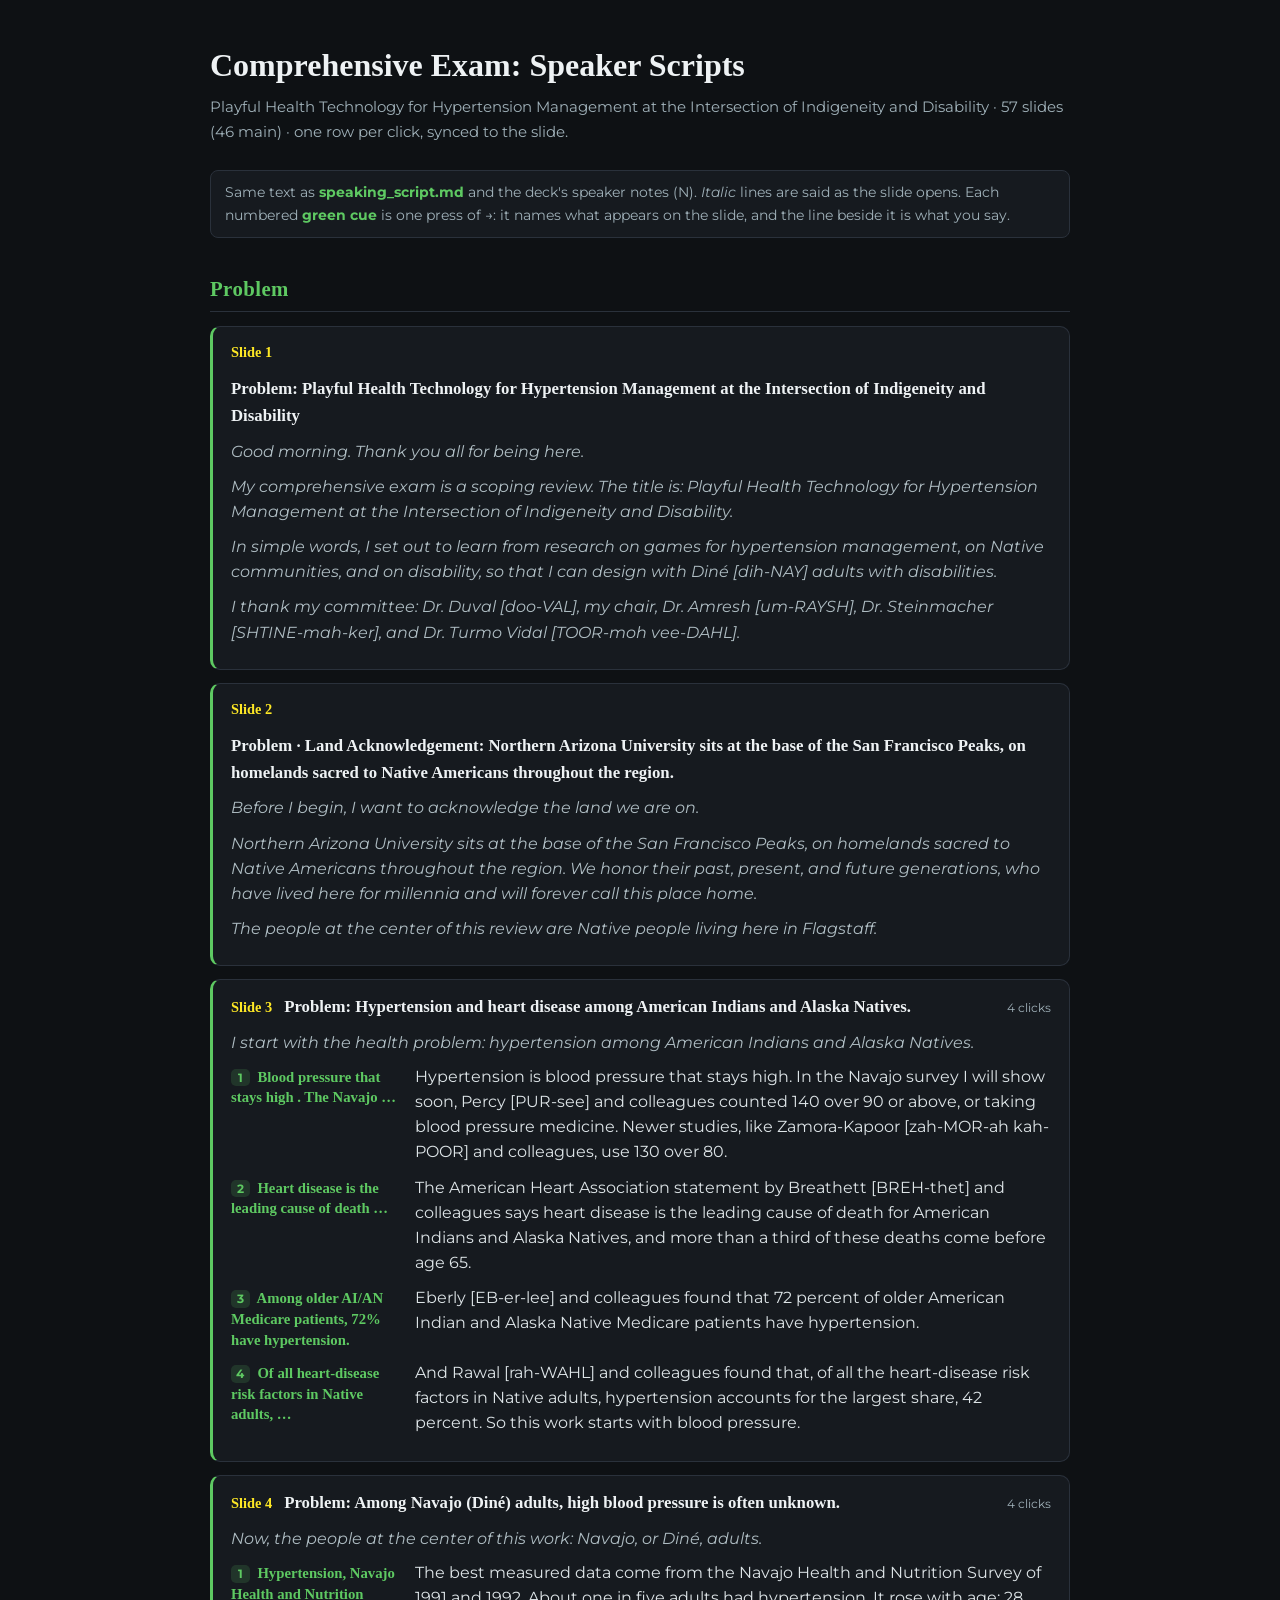
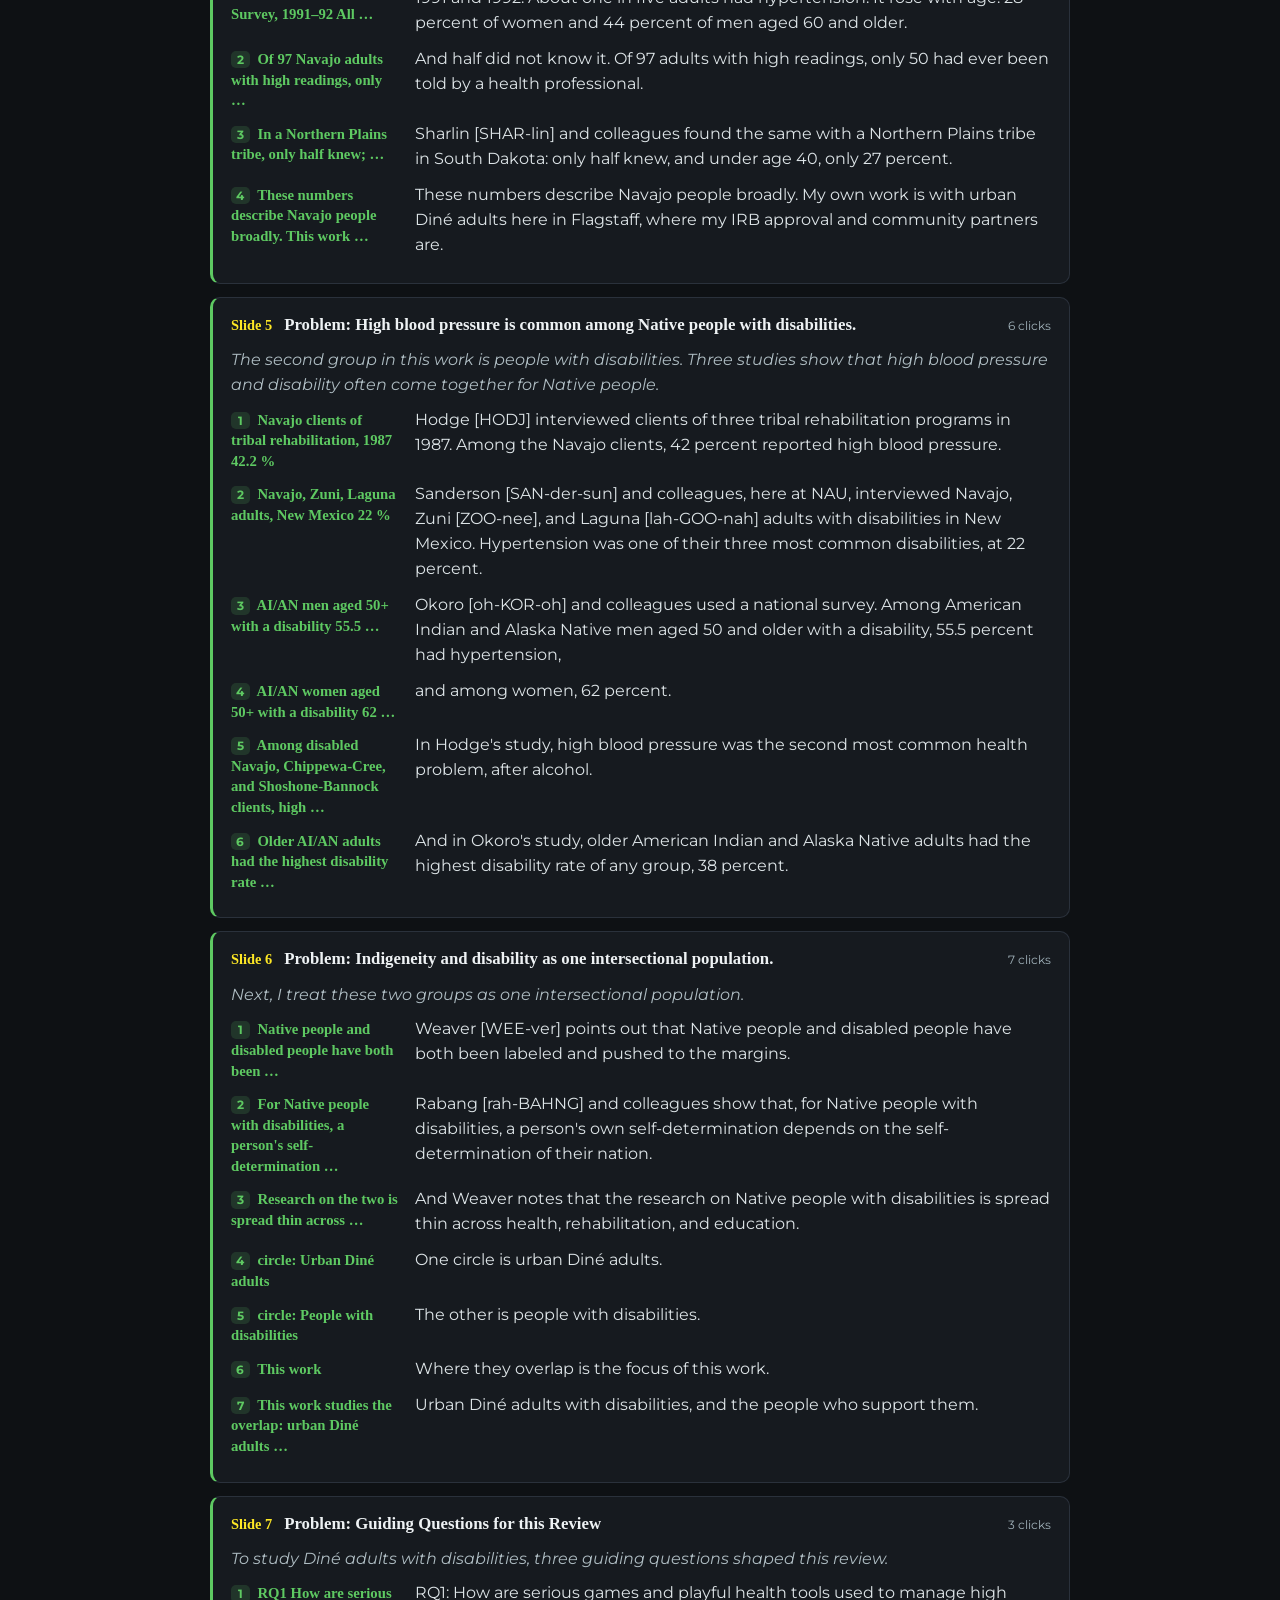
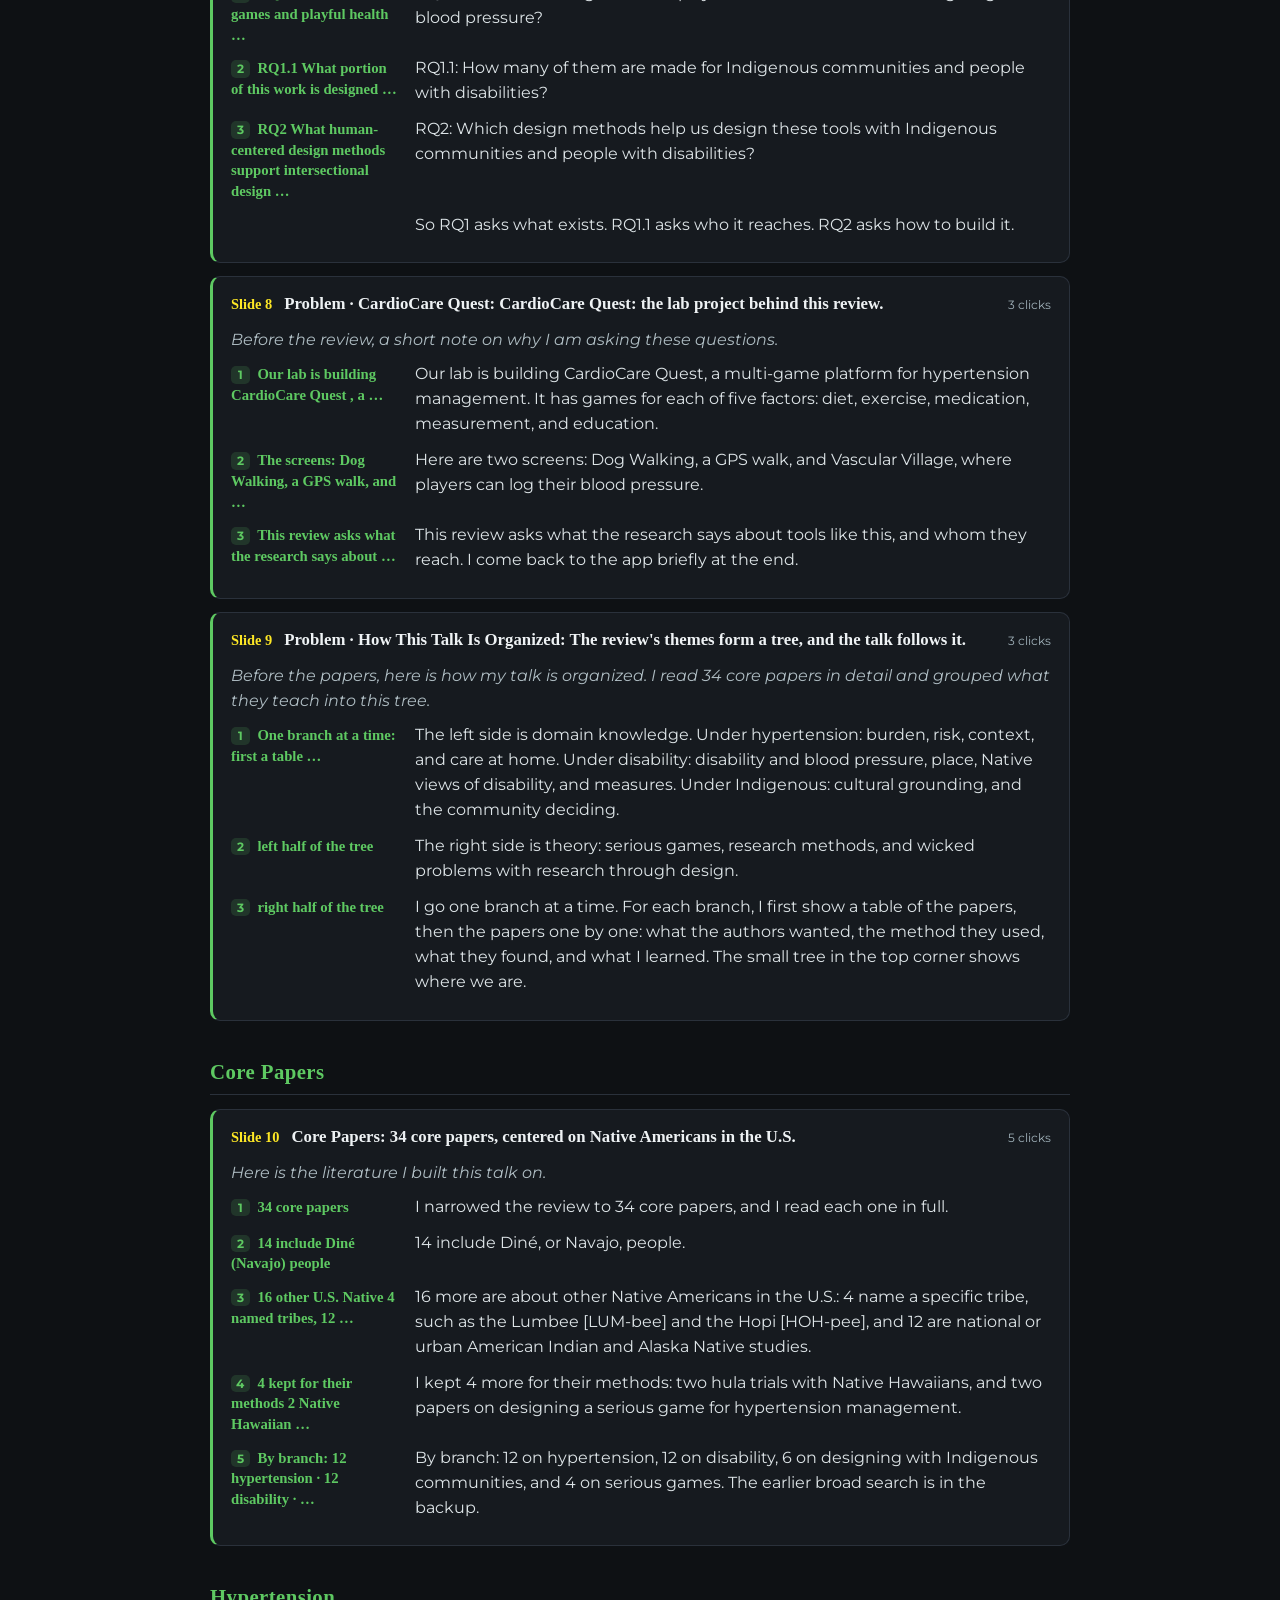
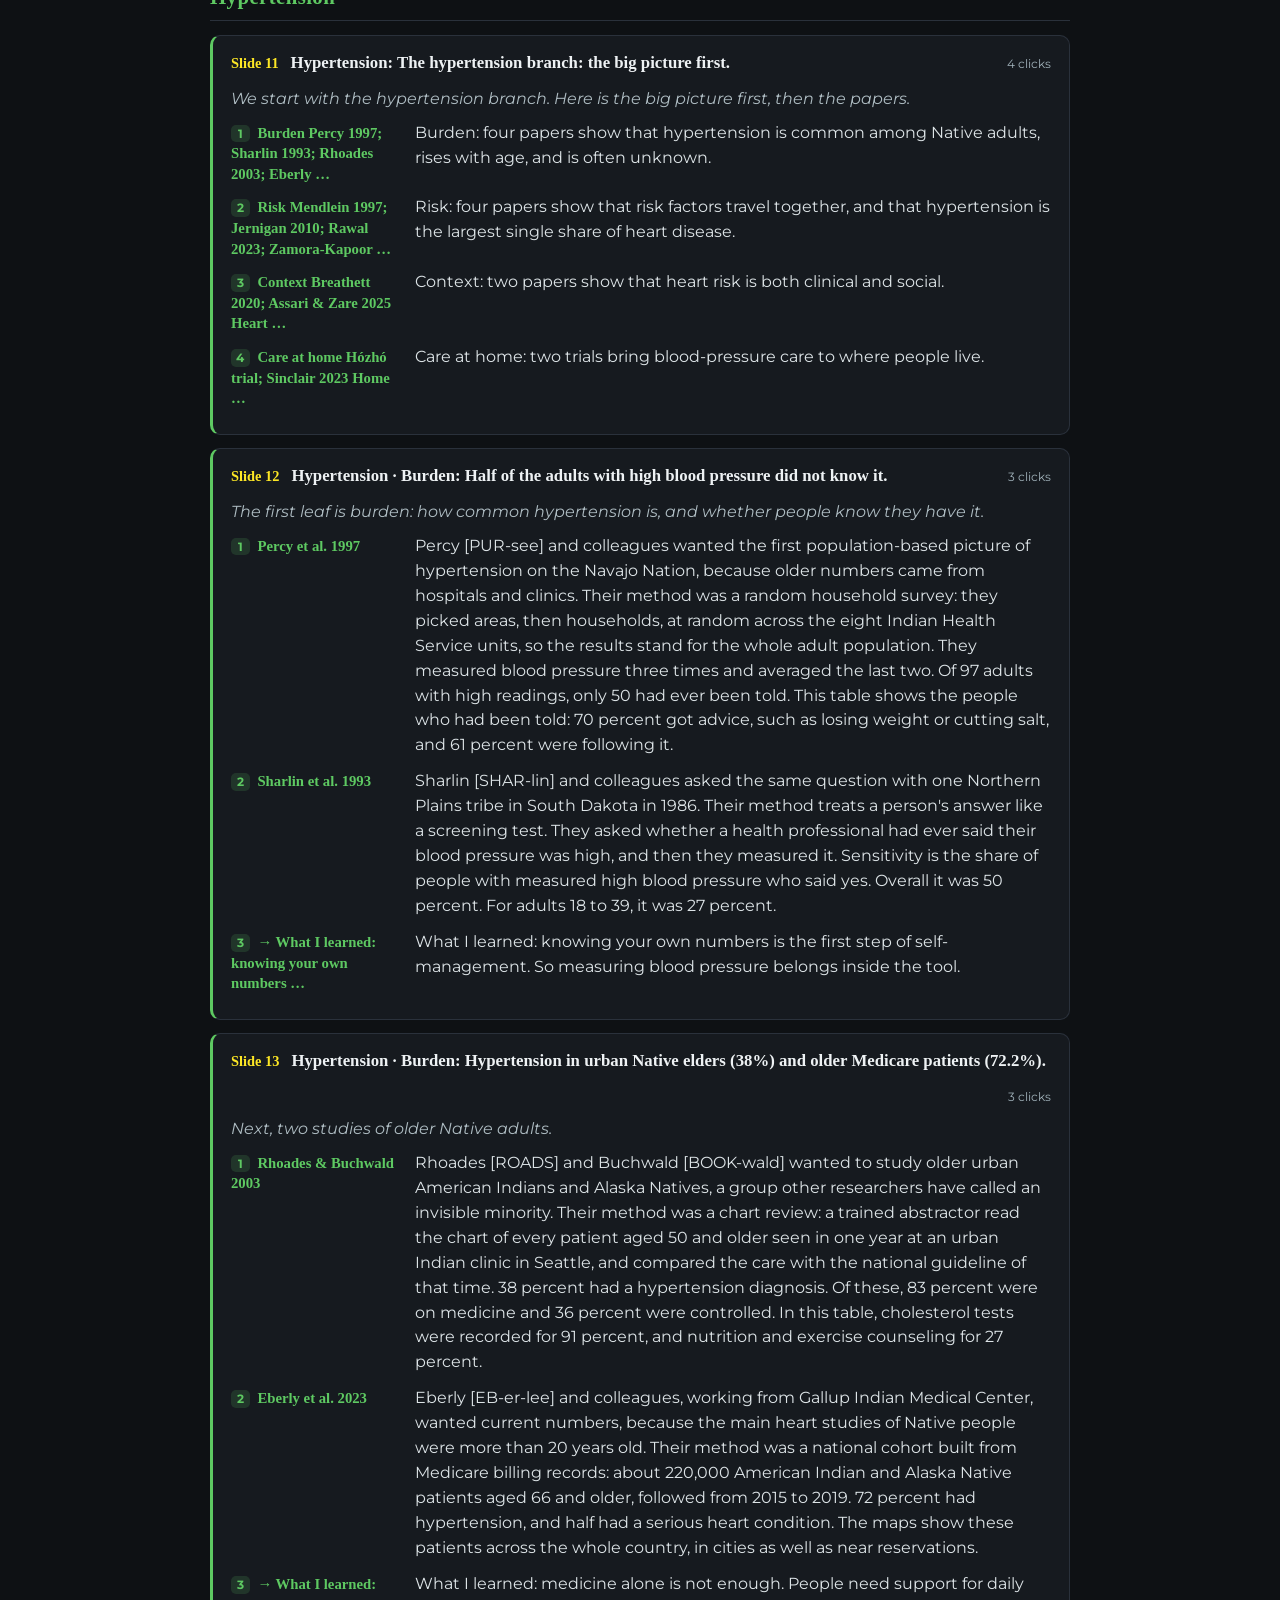
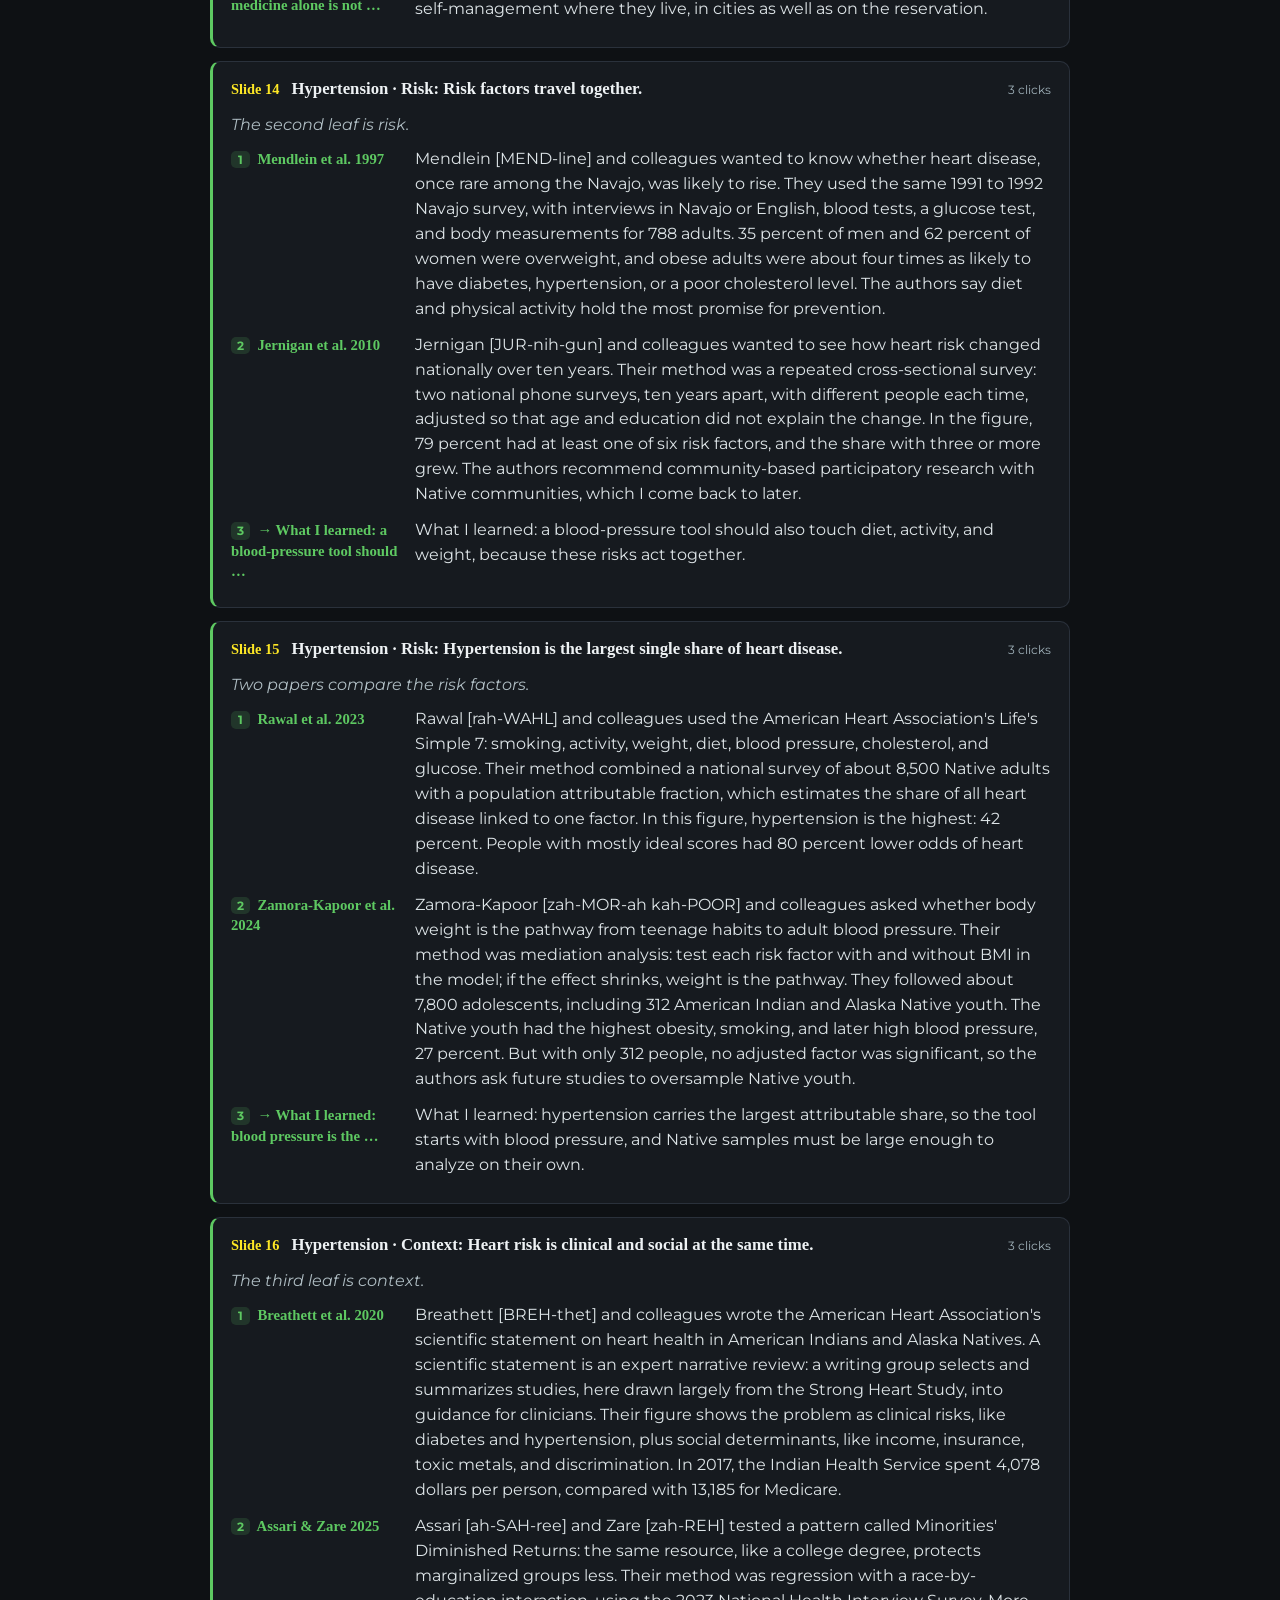
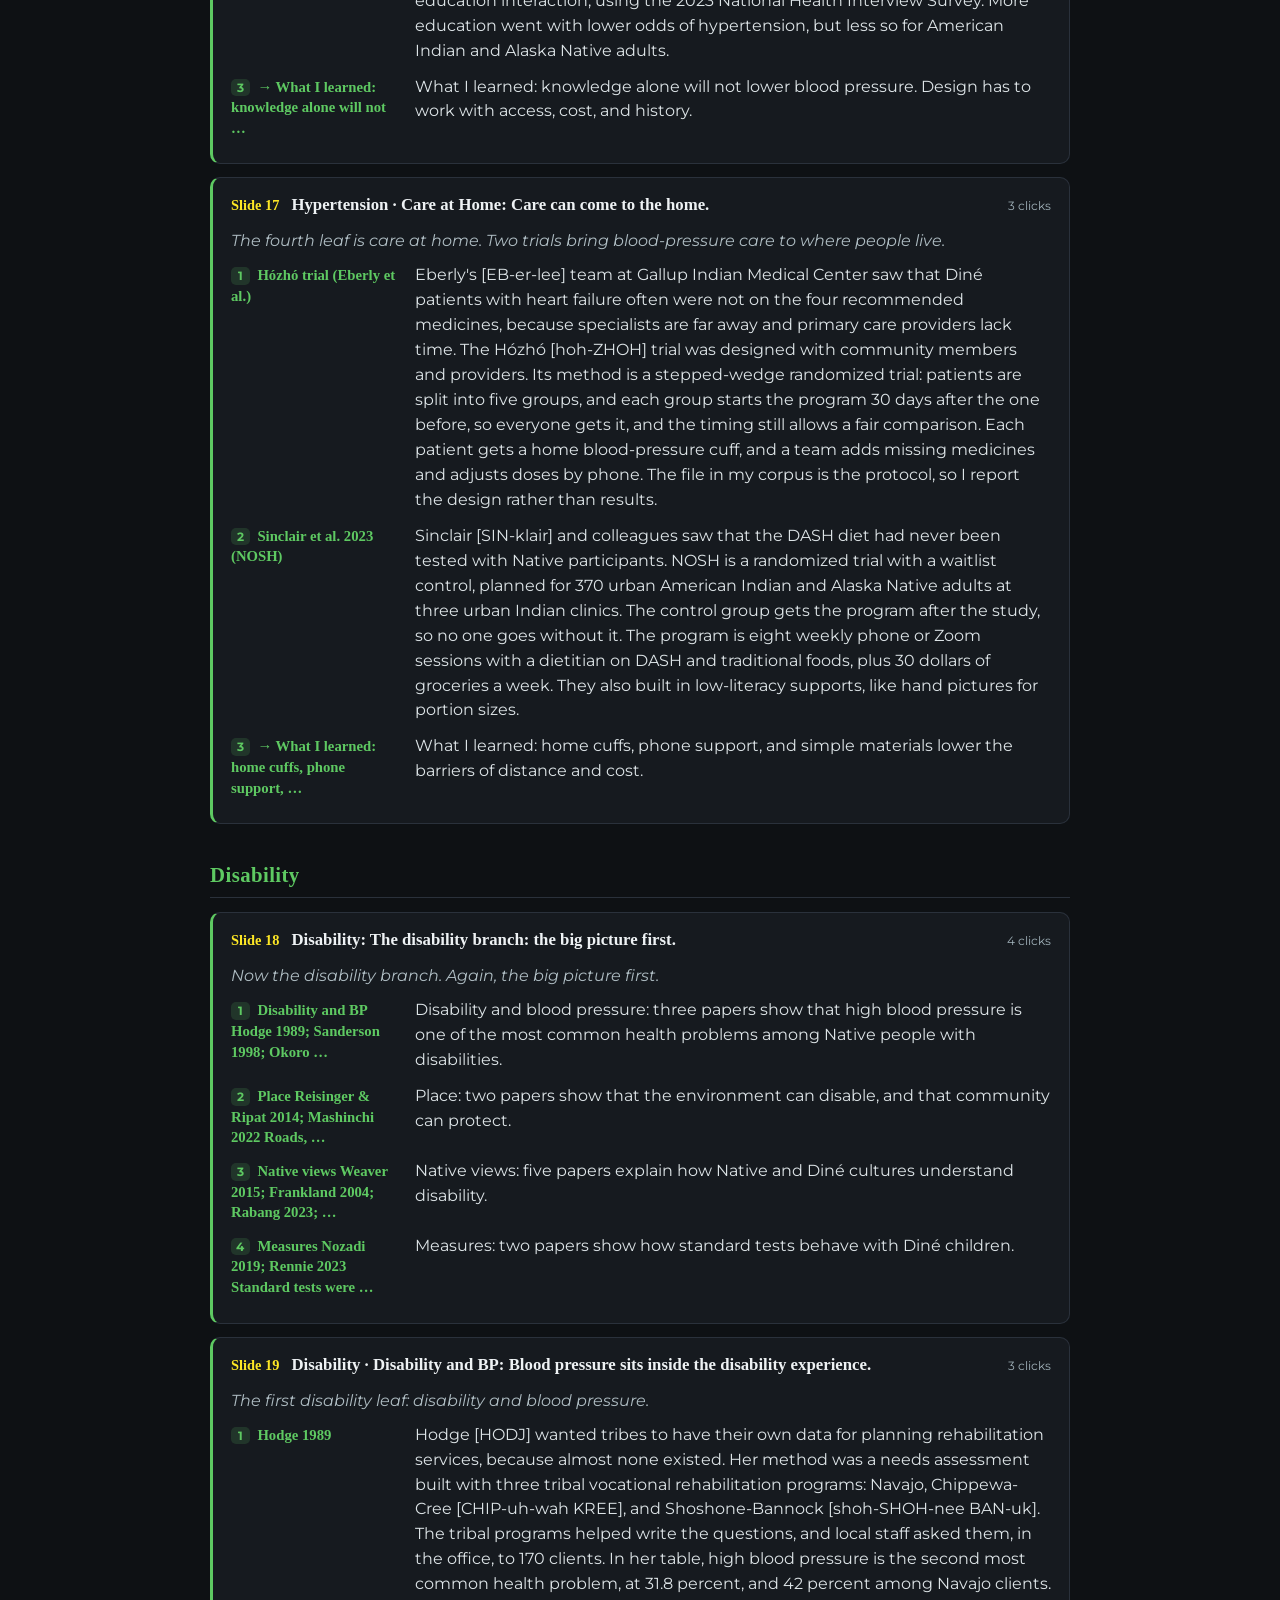
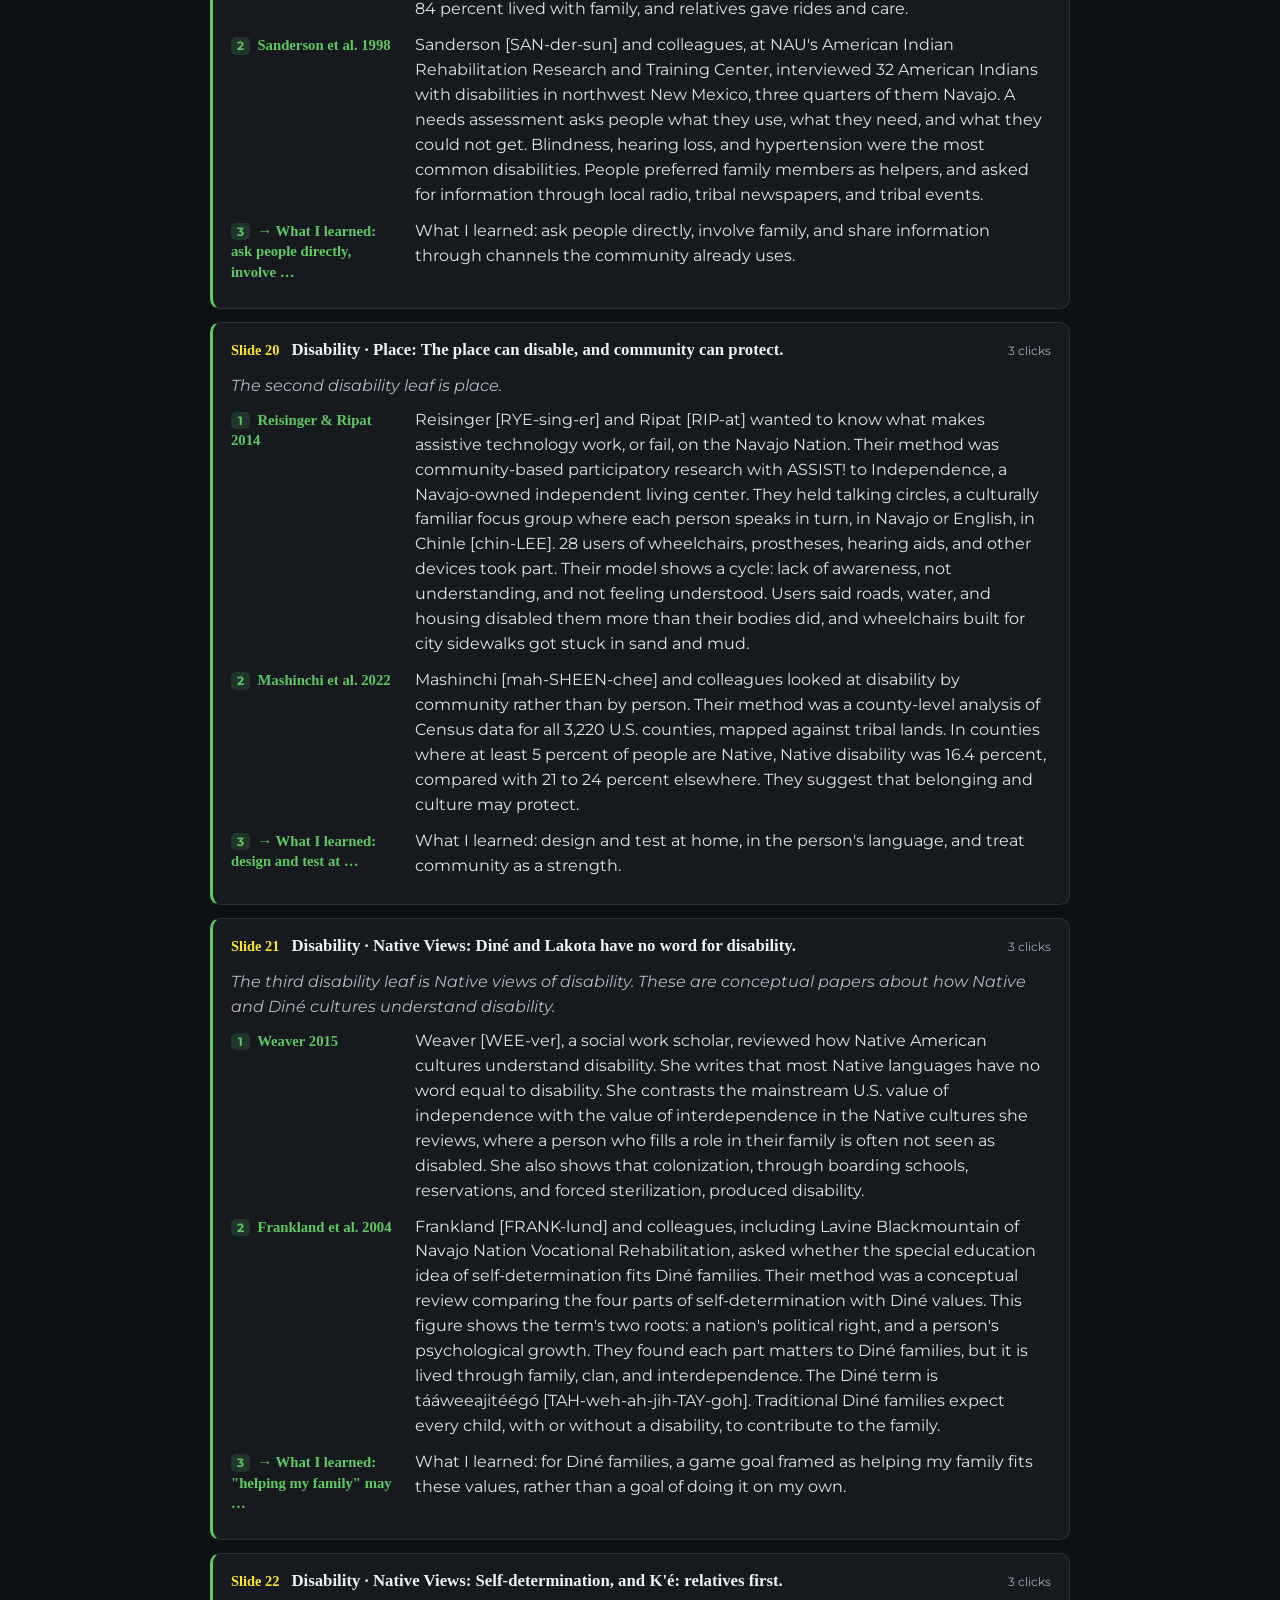
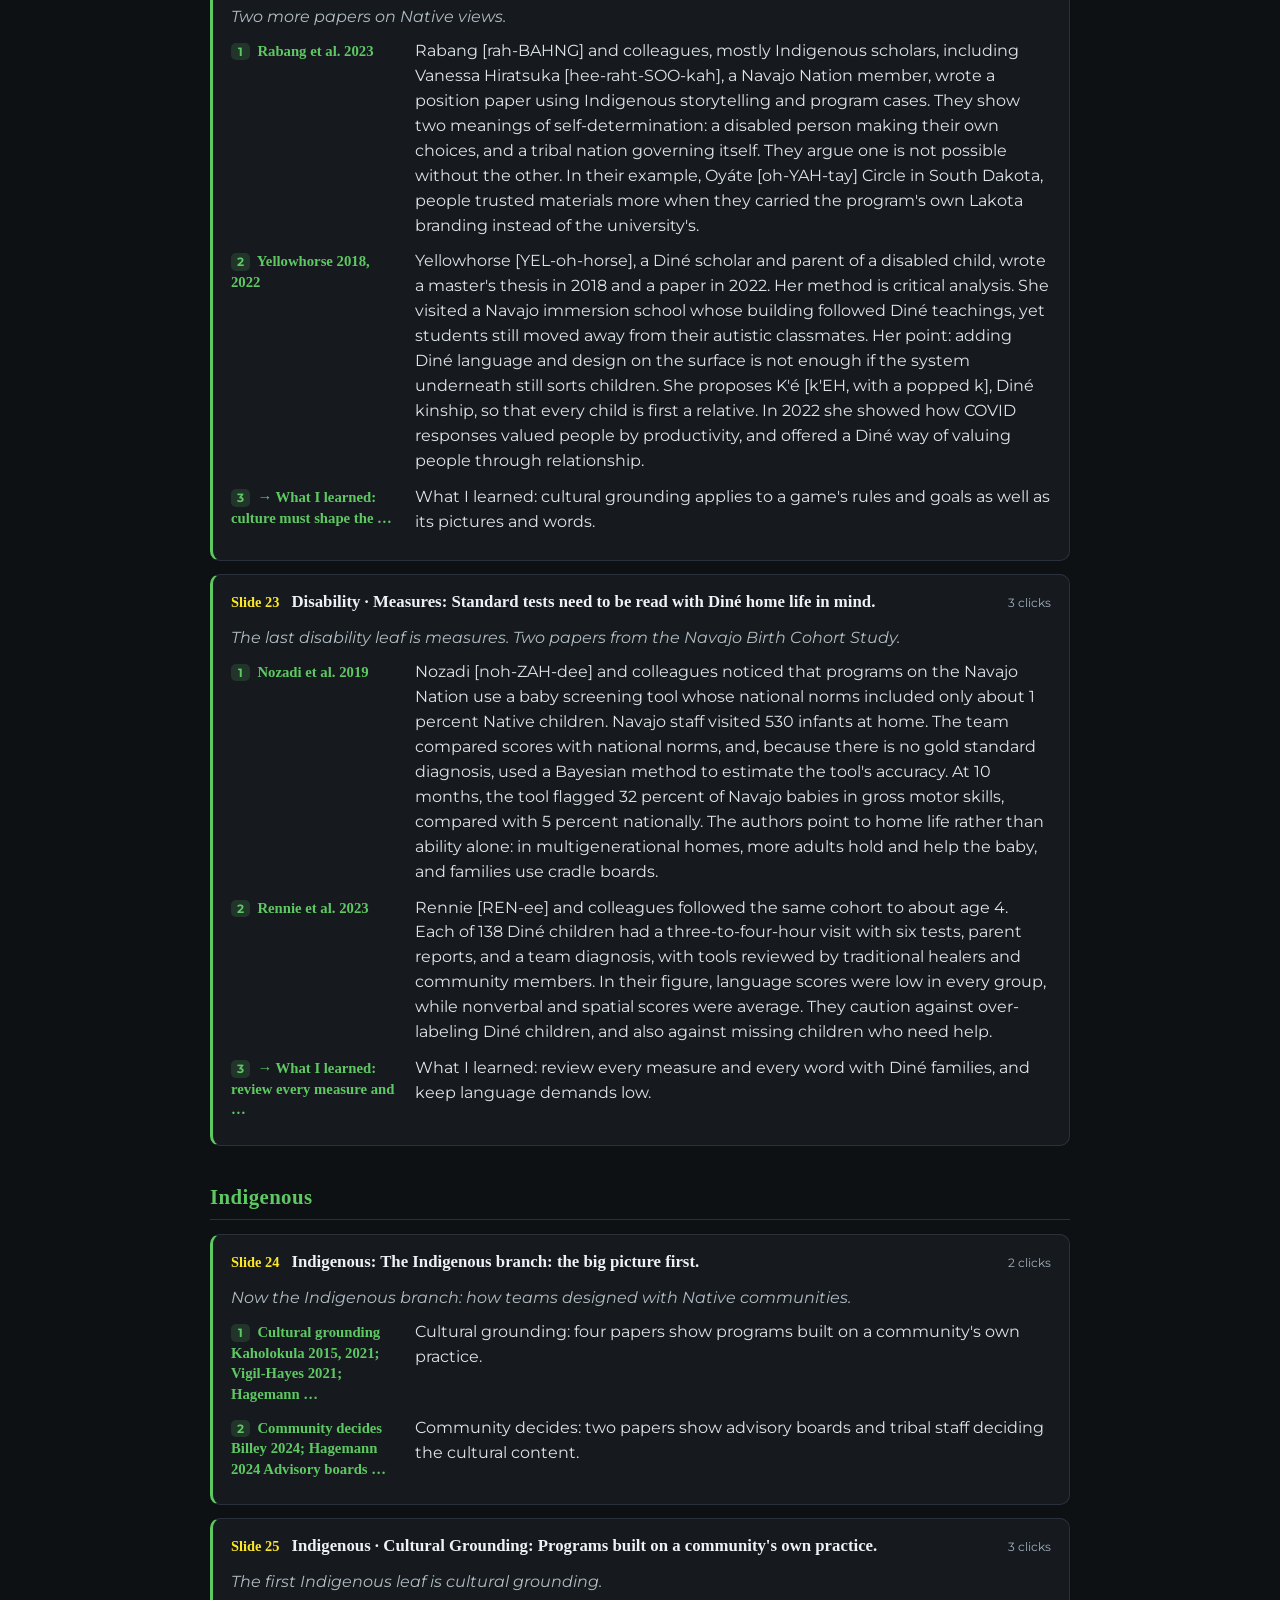
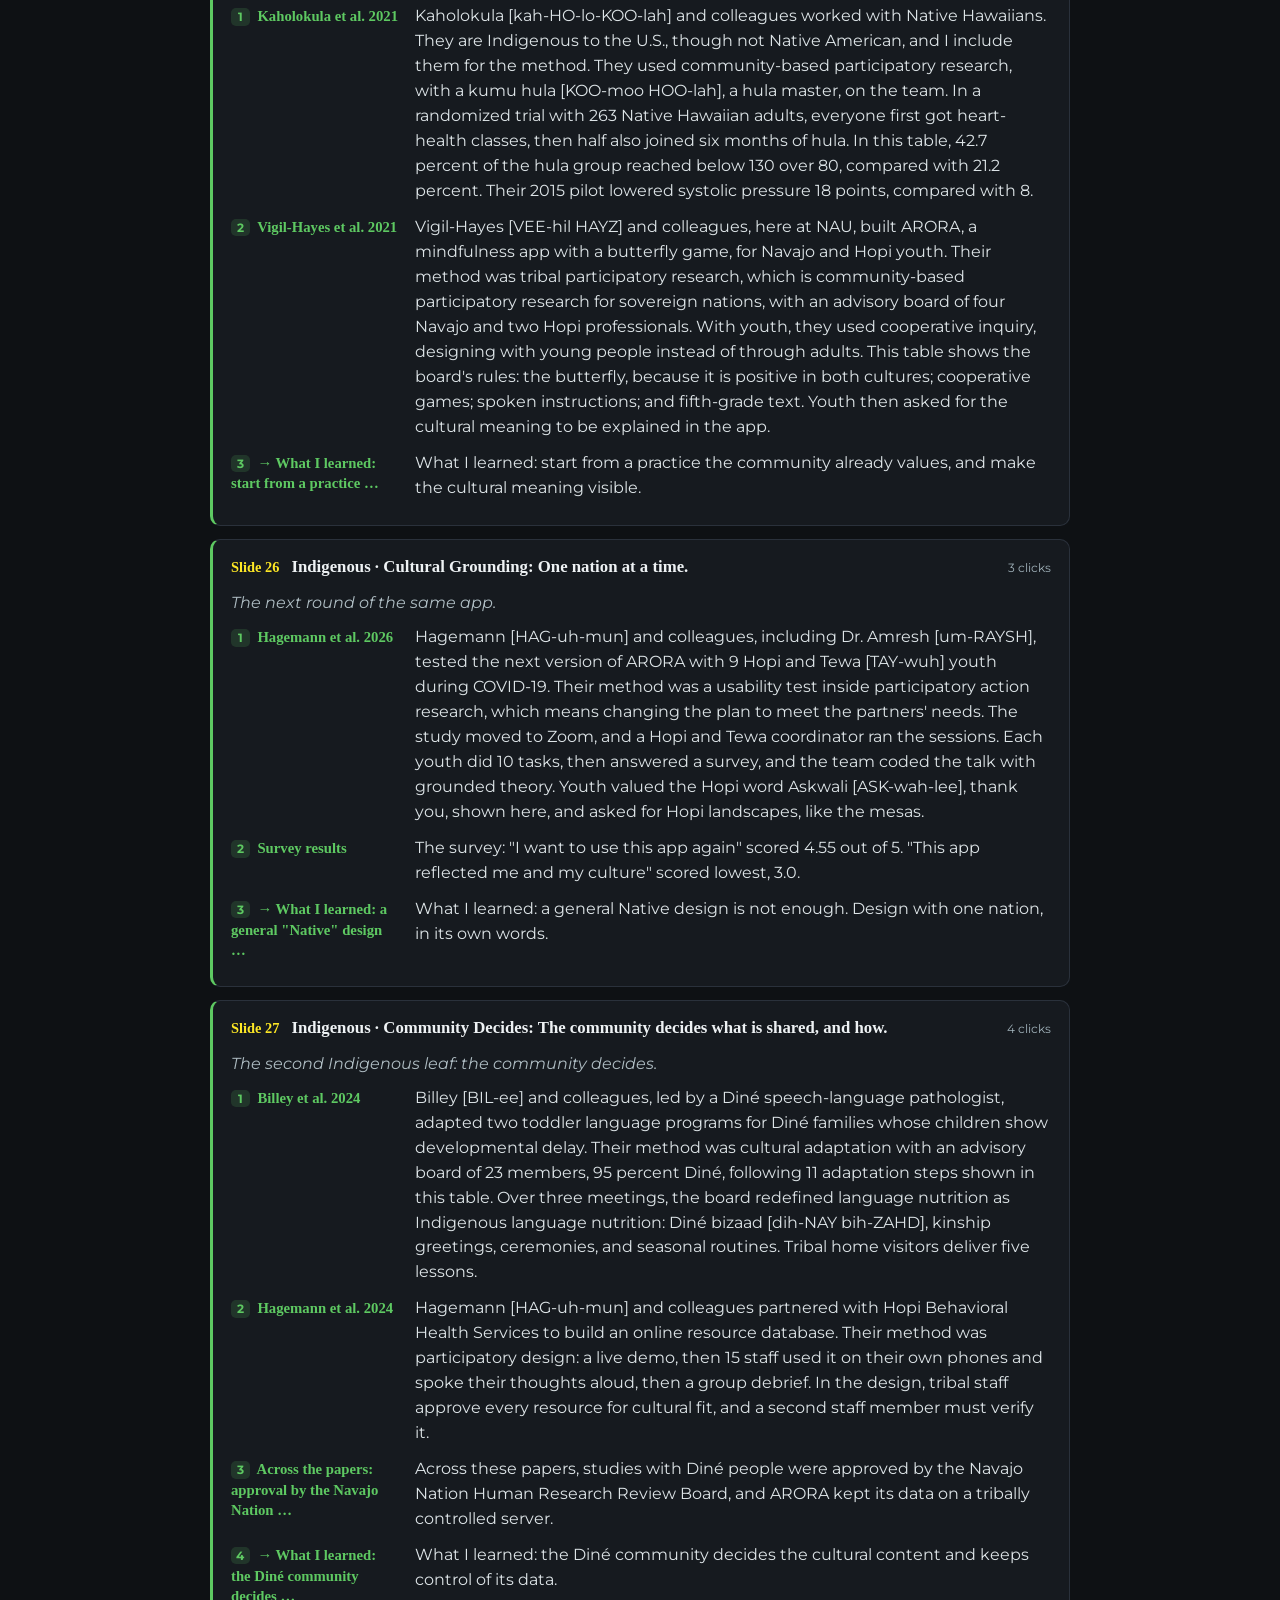
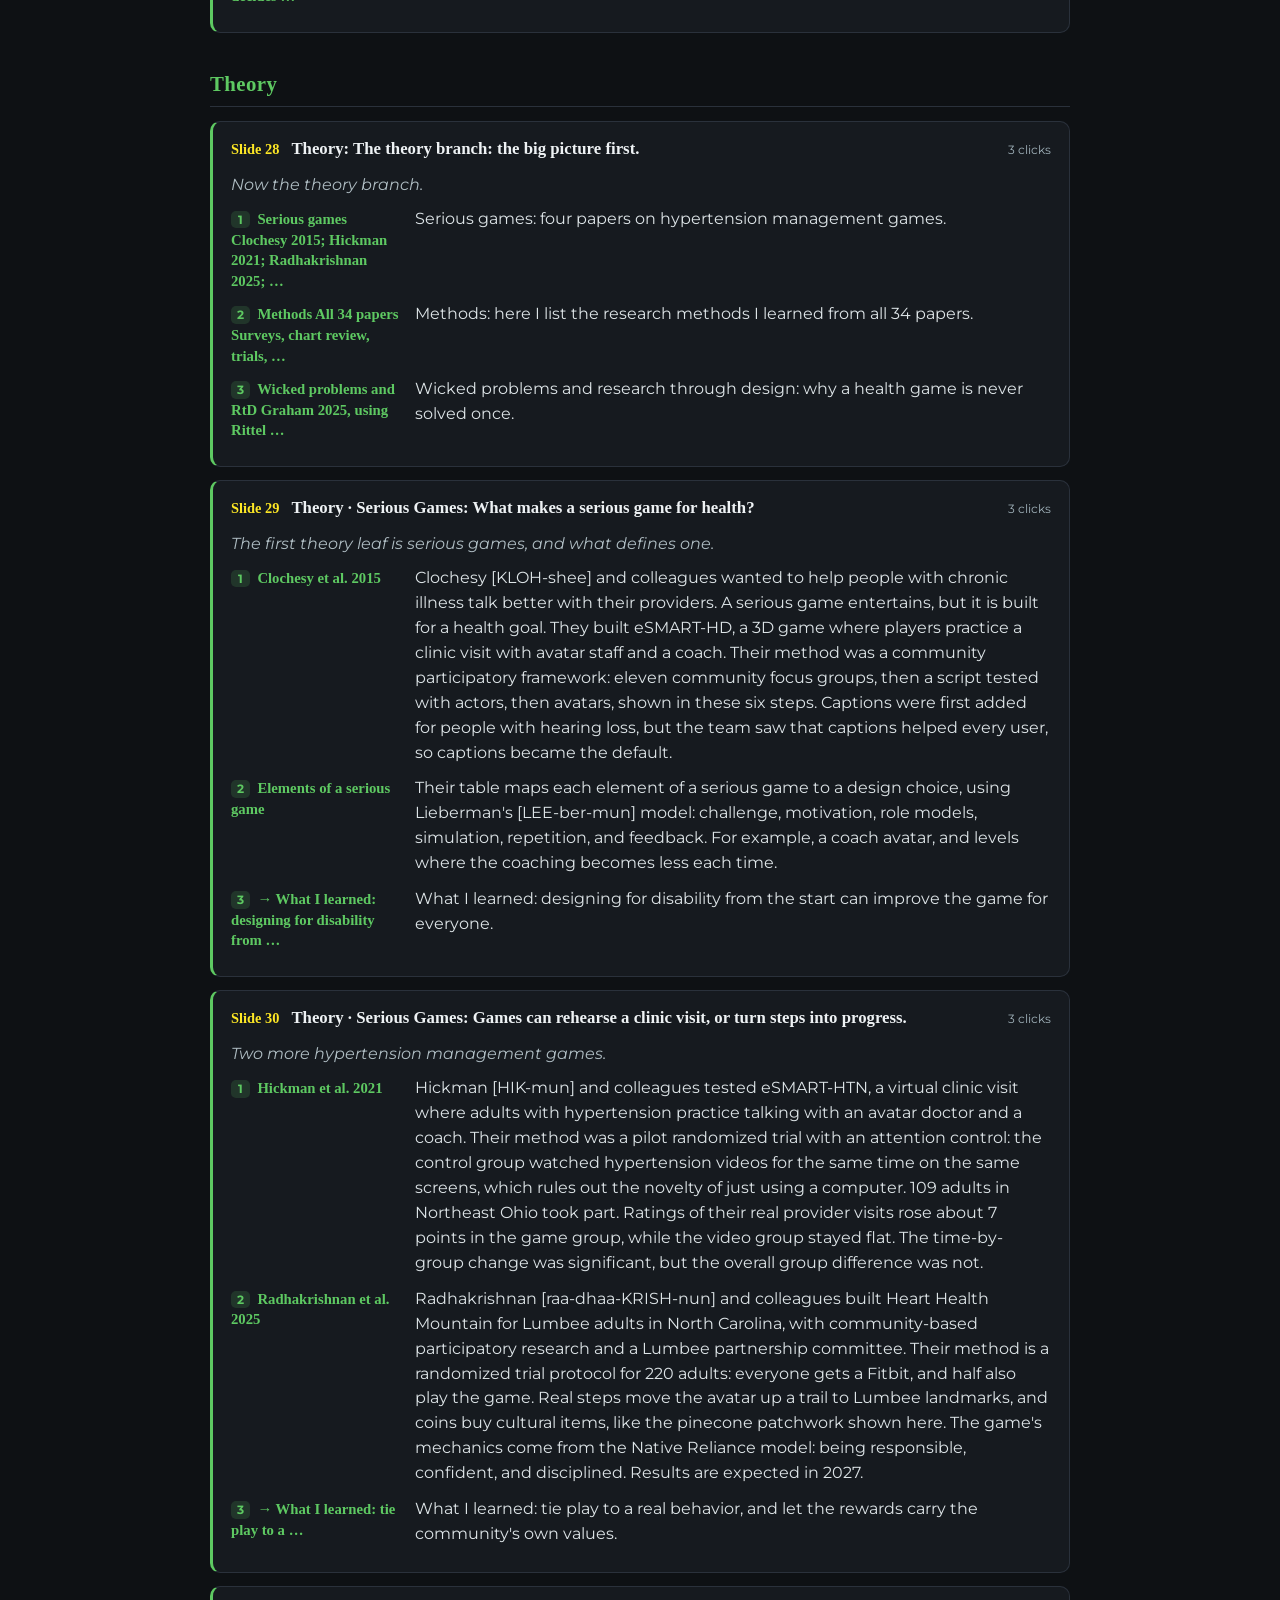
<file: comp-exam/scripts.html>
<!doctype html><html lang="en"><head><meta charset="utf-8">
<meta name="viewport" content="width=device-width,initial-scale=1">
<title>Comp Exam: Speaker Scripts</title>
<link rel="preconnect" href="https://fonts.googleapis.com"><link rel="preconnect" href="https://fonts.gstatic.com" crossorigin>
<link href="https://fonts.googleapis.com/css2?family=Montserrat:wght@400;500;600;700&display=swap" rel="stylesheet">
<style>
:root{--bg:#0e1114;--card:#161a1f;--brd:#2a313b;--ink:#eef2f4;--muted:#9fb0b8;--green:#5ec962;--yellow:#fde725;--sans:"Montserrat",system-ui,-apple-system,"Segoe UI",Roboto,Helvetica,Arial,sans-serif;--serif:Cambria,"Palatino Linotype",Georgia,serif}
*{box-sizing:border-box}
body{margin:0;background:var(--bg);color:var(--ink);font-family:var(--sans);line-height:1.6;padding:40px 18px 80px}
.wrap{max-width:860px;margin:0 auto}
h1{font-family:var(--serif);font-size:2rem;margin:0 0 4px}
.sub{color:var(--muted);margin:0 0 26px;font-size:.95rem}
.legend{background:var(--card);border:1px solid var(--brd);border-radius:8px;padding:10px 14px;margin:0 0 26px;color:var(--muted);font-size:.9rem}
.legend b{color:var(--green)}
h2.ch{font-family:var(--serif);color:var(--green);border-bottom:1px solid var(--brd);padding-bottom:6px;margin:34px 0 14px;font-size:1.3rem;letter-spacing:.02em}
.slide{background:var(--card);border:1px solid var(--brd);border-left:3px solid var(--green);border-radius:10px;padding:14px 18px;margin:0 0 13px}
.meta{display:flex;gap:12px;align-items:baseline;margin:0 0 9px;flex-wrap:wrap}
.num{font-family:var(--serif);font-weight:700;color:var(--yellow);font-size:.9rem;white-space:nowrap}
.ttl{font-family:var(--serif);font-weight:700;color:var(--ink);font-size:1.05rem}
.open{font-style:italic;color:#aebcc2;margin:0 0 10px;font-size:.98rem}
.pt{display:grid;grid-template-columns:168px 1fr;gap:16px;align-items:baseline;margin:0 0 11px}
.cue{font-family:var(--serif);font-weight:700;color:var(--green);font-size:.92rem;line-height:1.4}
.say{color:#dde4e7;line-height:1.56}
.take{margin:10px 0 0;padding:8px 12px;background:rgba(253,231,37,.07);border-left:3px solid var(--yellow);border-radius:6px;color:#eef2f4;font-size:.98rem}
.ck{display:inline-block;min-width:1.5em;padding:0 .35em;margin-right:4px;border-radius:5px;background:rgba(94,201,98,.16);color:var(--green);font-family:var(--sans);font-size:.78rem;text-align:center}
.dur{margin-left:auto;font-size:.78rem;color:var(--muted)}
.take b{color:var(--yellow)}
@media(max-width:620px){.pt{grid-template-columns:1fr;gap:2px;margin:0 0 13px}.cue{color:var(--green);margin-bottom:2px}}
@media print{body{background:#fff;color:#000}.slide,.legend{background:#fff;border-color:#ccc;break-inside:avoid}.say,.take{color:#222}h2.ch,.cue{color:#1a7d3f}.num{color:#9a7b00}.take{background:#fdfbe6}}
</style></head><body><div class="wrap">
<h1>Comprehensive Exam: Speaker Scripts</h1>
<p class="sub">Playful Health Technology for Hypertension Management at the Intersection of Indigeneity and Disability · 57 slides (46 main) · one row per click, synced to the slide.</p>
<div class="legend">Same text as <b>speaking_script.md</b> and the deck's speaker notes (N). <i>Italic</i> lines are said as the slide opens. Each numbered <b>green cue</b> is one press of →: it names what appears on the slide, and the line beside it is what you say.</div>
<h2 class="ch">Problem</h2>
<div class="slide"><div class="meta"><span class="num">Slide 1</span><span class="ttl">Problem: Playful Health Technology for Hypertension Management at the Intersection of Indigeneity and Disability</span></div><p class="open">Good morning. Thank you all for being here.</p><p class="open">My comprehensive exam is a scoping review. The title is: Playful Health Technology for Hypertension Management at the Intersection of Indigeneity and Disability.</p><p class="open">In simple words, I set out to learn from research on games for hypertension management, on Native communities, and on disability, so that I can design with Diné [dih-NAY] adults with disabilities.</p><p class="open">I thank my committee: Dr. Duval [doo-VAL], my chair, Dr. Amresh [um-RAYSH], Dr. Steinmacher [SHTINE-mah-ker], and Dr. Turmo Vidal [TOOR-moh vee-DAHL].</p></div>
<div class="slide"><div class="meta"><span class="num">Slide 2</span><span class="ttl">Problem · Land Acknowledgement: Northern Arizona University sits at the base of the San Francisco Peaks, on homelands sacred to Native Americans throughout the region.</span></div><p class="open">Before I begin, I want to acknowledge the land we are on.</p><p class="open">Northern Arizona University sits at the base of the San Francisco Peaks, on homelands sacred to Native Americans throughout the region. We honor their past, present, and future generations, who have lived here for millennia and will forever call this place home.</p><p class="open">The people at the center of this review are Native people living here in Flagstaff.</p></div>
<div class="slide"><div class="meta"><span class="num">Slide 3</span><span class="ttl">Problem: Hypertension and heart disease among American Indians and Alaska Natives.</span><span class="dur">4 clicks</span></div><p class="open">I start with the health problem: hypertension among American Indians and Alaska Natives.</p><p class="pt"><span class="cue"><span class="ck">1</span> Blood pressure that stays high . The Navajo …</span><span class="say">Hypertension is blood pressure that stays high. In the Navajo survey I will show soon, Percy [PUR-see] and colleagues counted 140 over 90 or above, or taking blood pressure medicine. Newer studies, like Zamora-Kapoor [zah-MOR-ah kah-POOR] and colleagues, use 130 over 80.</span></p><p class="pt"><span class="cue"><span class="ck">2</span> Heart disease is the leading cause of death …</span><span class="say">The American Heart Association statement by Breathett [BREH-thet] and colleagues says heart disease is the leading cause of death for American Indians and Alaska Natives, and more than a third of these deaths come before age 65.</span></p><p class="pt"><span class="cue"><span class="ck">3</span> Among older AI/AN Medicare patients, 72% have hypertension.</span><span class="say">Eberly [EB-er-lee] and colleagues found that 72 percent of older American Indian and Alaska Native Medicare patients have hypertension.</span></p><p class="pt"><span class="cue"><span class="ck">4</span> Of all heart-disease risk factors in Native adults, …</span><span class="say">And Rawal [rah-WAHL] and colleagues found that, of all the heart-disease risk factors in Native adults, hypertension accounts for the largest share, 42 percent. So this work starts with blood pressure.</span></p></div>
<div class="slide"><div class="meta"><span class="num">Slide 4</span><span class="ttl">Problem: Among Navajo (Diné) adults, high blood pressure is often unknown.</span><span class="dur">4 clicks</span></div><p class="open">Now, the people at the center of this work: Navajo, or Diné, adults.</p><p class="pt"><span class="cue"><span class="ck">1</span> Hypertension, Navajo Health and Nutrition Survey, 1991–92 All …</span><span class="say">The best measured data come from the Navajo Health and Nutrition Survey of 1991 and 1992. About one in five adults had hypertension. It rose with age: 28 percent of women and 44 percent of men aged 60 and older.</span></p><p class="pt"><span class="cue"><span class="ck">2</span> Of 97 Navajo adults with high readings, only …</span><span class="say">And half did not know it. Of 97 adults with high readings, only 50 had ever been told by a health professional.</span></p><p class="pt"><span class="cue"><span class="ck">3</span> In a Northern Plains tribe, only half knew; …</span><span class="say">Sharlin [SHAR-lin] and colleagues found the same with a Northern Plains tribe in South Dakota: only half knew, and under age 40, only 27 percent.</span></p><p class="pt"><span class="cue"><span class="ck">4</span> These numbers describe Navajo people broadly. This work …</span><span class="say">These numbers describe Navajo people broadly. My own work is with urban Diné adults here in Flagstaff, where my IRB approval and community partners are.</span></p></div>
<div class="slide"><div class="meta"><span class="num">Slide 5</span><span class="ttl">Problem: High blood pressure is common among Native people with disabilities.</span><span class="dur">6 clicks</span></div><p class="open">The second group in this work is people with disabilities. Three studies show that high blood pressure and disability often come together for Native people.</p><p class="pt"><span class="cue"><span class="ck">1</span> Navajo clients of tribal rehabilitation, 1987 42.2 %</span><span class="say">Hodge [HODJ] interviewed clients of three tribal rehabilitation programs in 1987. Among the Navajo clients, 42 percent reported high blood pressure.</span></p><p class="pt"><span class="cue"><span class="ck">2</span> Navajo, Zuni, Laguna adults, New Mexico 22 %</span><span class="say">Sanderson [SAN-der-sun] and colleagues, here at NAU, interviewed Navajo, Zuni [ZOO-nee], and Laguna [lah-GOO-nah] adults with disabilities in New Mexico. Hypertension was one of their three most common disabilities, at 22 percent.</span></p><p class="pt"><span class="cue"><span class="ck">3</span> AI/AN men aged 50+ with a disability 55.5 …</span><span class="say">Okoro [oh-KOR-oh] and colleagues used a national survey. Among American Indian and Alaska Native men aged 50 and older with a disability, 55.5 percent had hypertension,</span></p><p class="pt"><span class="cue"><span class="ck">4</span> AI/AN women aged 50+ with a disability 62 …</span><span class="say">and among women, 62 percent.</span></p><p class="pt"><span class="cue"><span class="ck">5</span> Among disabled Navajo, Chippewa-Cree, and Shoshone-Bannock clients, high …</span><span class="say">In Hodge's study, high blood pressure was the second most common health problem, after alcohol.</span></p><p class="pt"><span class="cue"><span class="ck">6</span> Older AI/AN adults had the highest disability rate …</span><span class="say">And in Okoro's study, older American Indian and Alaska Native adults had the highest disability rate of any group, 38 percent.</span></p></div>
<div class="slide"><div class="meta"><span class="num">Slide 6</span><span class="ttl">Problem: Indigeneity and disability as one intersectional population.</span><span class="dur">7 clicks</span></div><p class="open">Next, I treat these two groups as one intersectional population.</p><p class="pt"><span class="cue"><span class="ck">1</span> Native people and disabled people have both been …</span><span class="say">Weaver [WEE-ver] points out that Native people and disabled people have both been labeled and pushed to the margins.</span></p><p class="pt"><span class="cue"><span class="ck">2</span> For Native people with disabilities, a person's self-determination …</span><span class="say">Rabang [rah-BAHNG] and colleagues show that, for Native people with disabilities, a person's own self-determination depends on the self-determination of their nation.</span></p><p class="pt"><span class="cue"><span class="ck">3</span> Research on the two is spread thin across …</span><span class="say">And Weaver notes that the research on Native people with disabilities is spread thin across health, rehabilitation, and education.</span></p><p class="pt"><span class="cue"><span class="ck">4</span> circle: Urban Diné adults</span><span class="say">One circle is urban Diné adults.</span></p><p class="pt"><span class="cue"><span class="ck">5</span> circle: People with disabilities</span><span class="say">The other is people with disabilities.</span></p><p class="pt"><span class="cue"><span class="ck">6</span> This work</span><span class="say">Where they overlap is the focus of this work.</span></p><p class="pt"><span class="cue"><span class="ck">7</span> This work studies the overlap: urban Diné adults …</span><span class="say">Urban Diné adults with disabilities, and the people who support them.</span></p></div>
<div class="slide"><div class="meta"><span class="num">Slide 7</span><span class="ttl">Problem: Guiding Questions for this Review</span><span class="dur">3 clicks</span></div><p class="open">To study Diné adults with disabilities, three guiding questions shaped this review.</p><p class="pt"><span class="cue"><span class="ck">1</span> RQ1 How are serious games and playful health …</span><span class="say">RQ1: How are serious games and playful health tools used to manage high blood pressure?</span></p><p class="pt"><span class="cue"><span class="ck">2</span> RQ1.1 What portion of this work is designed …</span><span class="say">RQ1.1: How many of them are made for Indigenous communities and people with disabilities?</span></p><p class="pt"><span class="cue"><span class="ck">3</span> RQ2 What human-centered design methods support intersectional design …</span><span class="say">RQ2: Which design methods help us design these tools with Indigenous communities and people with disabilities?</span></p><p class="pt"><span class="cue"></span><span class="say">So RQ1 asks what exists. RQ1.1 asks who it reaches. RQ2 asks how to build it.</span></p></div>
<div class="slide"><div class="meta"><span class="num">Slide 8</span><span class="ttl">Problem · CardioCare Quest: CardioCare Quest: the lab project behind this review.</span><span class="dur">3 clicks</span></div><p class="open">Before the review, a short note on why I am asking these questions.</p><p class="pt"><span class="cue"><span class="ck">1</span> Our lab is building CardioCare Quest , a …</span><span class="say">Our lab is building CardioCare Quest, a multi-game platform for hypertension management. It has games for each of five factors: diet, exercise, medication, measurement, and education.</span></p><p class="pt"><span class="cue"><span class="ck">2</span> The screens: Dog Walking, a GPS walk, and …</span><span class="say">Here are two screens: Dog Walking, a GPS walk, and Vascular Village, where players can log their blood pressure.</span></p><p class="pt"><span class="cue"><span class="ck">3</span> This review asks what the research says about …</span><span class="say">This review asks what the research says about tools like this, and whom they reach. I come back to the app briefly at the end.</span></p></div>
<div class="slide"><div class="meta"><span class="num">Slide 9</span><span class="ttl">Problem · How This Talk Is Organized: The review's themes form a tree, and the talk follows it.</span><span class="dur">3 clicks</span></div><p class="open">Before the papers, here is how my talk is organized. I read 34 core papers in detail and grouped what they teach into this tree.</p><p class="pt"><span class="cue"><span class="ck">1</span> One branch at a time: first a table …</span><span class="say">The left side is domain knowledge. Under hypertension: burden, risk, context, and care at home. Under disability: disability and blood pressure, place, Native views of disability, and measures. Under Indigenous: cultural grounding, and the community deciding.</span></p><p class="pt"><span class="cue"><span class="ck">2</span> left half of the tree</span><span class="say">The right side is theory: serious games, research methods, and wicked problems with research through design.</span></p><p class="pt"><span class="cue"><span class="ck">3</span> right half of the tree</span><span class="say">I go one branch at a time. For each branch, I first show a table of the papers, then the papers one by one: what the authors wanted, the method they used, what they found, and what I learned. The small tree in the top corner shows where we are.</span></p></div>
<h2 class="ch">Core Papers</h2>
<div class="slide"><div class="meta"><span class="num">Slide 10</span><span class="ttl">Core Papers: 34 core papers, centered on Native Americans in the U.S.</span><span class="dur">5 clicks</span></div><p class="open">Here is the literature I built this talk on.</p><p class="pt"><span class="cue"><span class="ck">1</span> 34 core papers</span><span class="say">I narrowed the review to 34 core papers, and I read each one in full.</span></p><p class="pt"><span class="cue"><span class="ck">2</span> 14 include Diné (Navajo) people</span><span class="say">14 include Diné, or Navajo, people.</span></p><p class="pt"><span class="cue"><span class="ck">3</span> 16 other U.S. Native 4 named tribes, 12 …</span><span class="say">16 more are about other Native Americans in the U.S.: 4 name a specific tribe, such as the Lumbee [LUM-bee] and the Hopi [HOH-pee], and 12 are national or urban American Indian and Alaska Native studies.</span></p><p class="pt"><span class="cue"><span class="ck">4</span> 4 kept for their methods 2 Native Hawaiian …</span><span class="say">I kept 4 more for their methods: two hula trials with Native Hawaiians, and two papers on designing a serious game for hypertension management.</span></p><p class="pt"><span class="cue"><span class="ck">5</span> By branch: 12 hypertension · 12 disability · …</span><span class="say">By branch: 12 on hypertension, 12 on disability, 6 on designing with Indigenous communities, and 4 on serious games. The earlier broad search is in the backup.</span></p></div>
<h2 class="ch">Hypertension</h2>
<div class="slide"><div class="meta"><span class="num">Slide 11</span><span class="ttl">Hypertension: The hypertension branch: the big picture first.</span><span class="dur">4 clicks</span></div><p class="open">We start with the hypertension branch. Here is the big picture first, then the papers.</p><p class="pt"><span class="cue"><span class="ck">1</span> Burden Percy 1997; Sharlin 1993; Rhoades 2003; Eberly …</span><span class="say">Burden: four papers show that hypertension is common among Native adults, rises with age, and is often unknown.</span></p><p class="pt"><span class="cue"><span class="ck">2</span> Risk Mendlein 1997; Jernigan 2010; Rawal 2023; Zamora-Kapoor …</span><span class="say">Risk: four papers show that risk factors travel together, and that hypertension is the largest single share of heart disease.</span></p><p class="pt"><span class="cue"><span class="ck">3</span> Context Breathett 2020; Assari &amp; Zare 2025 Heart …</span><span class="say">Context: two papers show that heart risk is both clinical and social.</span></p><p class="pt"><span class="cue"><span class="ck">4</span> Care at home Hózhó trial; Sinclair 2023 Home …</span><span class="say">Care at home: two trials bring blood-pressure care to where people live.</span></p></div>
<div class="slide"><div class="meta"><span class="num">Slide 12</span><span class="ttl">Hypertension · Burden: Half of the adults with high blood pressure did not know it.</span><span class="dur">3 clicks</span></div><p class="open">The first leaf is burden: how common hypertension is, and whether people know they have it.</p><p class="pt"><span class="cue"><span class="ck">1</span> Percy et al. 1997</span><span class="say">Percy [PUR-see] and colleagues wanted the first population-based picture of hypertension on the Navajo Nation, because older numbers came from hospitals and clinics. Their method was a random household survey: they picked areas, then households, at random across the eight Indian Health Service units, so the results stand for the whole adult population. They measured blood pressure three times and averaged the last two. Of 97 adults with high readings, only 50 had ever been told. This table shows the people who had been told: 70 percent got advice, such as losing weight or cutting salt, and 61 percent were following it.</span></p><p class="pt"><span class="cue"><span class="ck">2</span> Sharlin et al. 1993</span><span class="say">Sharlin [SHAR-lin] and colleagues asked the same question with one Northern Plains tribe in South Dakota in 1986. Their method treats a person's answer like a screening test. They asked whether a health professional had ever said their blood pressure was high, and then they measured it. Sensitivity is the share of people with measured high blood pressure who said yes. Overall it was 50 percent. For adults 18 to 39, it was 27 percent.</span></p><p class="pt"><span class="cue"><span class="ck">3</span> → What I learned: knowing your own numbers …</span><span class="say">What I learned: knowing your own numbers is the first step of self-management. So measuring blood pressure belongs inside the tool.</span></p></div>
<div class="slide"><div class="meta"><span class="num">Slide 13</span><span class="ttl">Hypertension · Burden: Hypertension in urban Native elders (38%) and older Medicare patients (72.2%).</span><span class="dur">3 clicks</span></div><p class="open">Next, two studies of older Native adults.</p><p class="pt"><span class="cue"><span class="ck">1</span> Rhoades &amp; Buchwald 2003</span><span class="say">Rhoades [ROADS] and Buchwald [BOOK-wald] wanted to study older urban American Indians and Alaska Natives, a group other researchers have called an invisible minority. Their method was a chart review: a trained abstractor read the chart of every patient aged 50 and older seen in one year at an urban Indian clinic in Seattle, and compared the care with the national guideline of that time. 38 percent had a hypertension diagnosis. Of these, 83 percent were on medicine and 36 percent were controlled. In this table, cholesterol tests were recorded for 91 percent, and nutrition and exercise counseling for 27 percent.</span></p><p class="pt"><span class="cue"><span class="ck">2</span> Eberly et al. 2023</span><span class="say">Eberly [EB-er-lee] and colleagues, working from Gallup Indian Medical Center, wanted current numbers, because the main heart studies of Native people were more than 20 years old. Their method was a national cohort built from Medicare billing records: about 220,000 American Indian and Alaska Native patients aged 66 and older, followed from 2015 to 2019. 72 percent had hypertension, and half had a serious heart condition. The maps show these patients across the whole country, in cities as well as near reservations.</span></p><p class="pt"><span class="cue"><span class="ck">3</span> → What I learned: medicine alone is not …</span><span class="say">What I learned: medicine alone is not enough. People need support for daily self-management where they live, in cities as well as on the reservation.</span></p></div>
<div class="slide"><div class="meta"><span class="num">Slide 14</span><span class="ttl">Hypertension · Risk: Risk factors travel together.</span><span class="dur">3 clicks</span></div><p class="open">The second leaf is risk.</p><p class="pt"><span class="cue"><span class="ck">1</span> Mendlein et al. 1997</span><span class="say">Mendlein [MEND-line] and colleagues wanted to know whether heart disease, once rare among the Navajo, was likely to rise. They used the same 1991 to 1992 Navajo survey, with interviews in Navajo or English, blood tests, a glucose test, and body measurements for 788 adults. 35 percent of men and 62 percent of women were overweight, and obese adults were about four times as likely to have diabetes, hypertension, or a poor cholesterol level. The authors say diet and physical activity hold the most promise for prevention.</span></p><p class="pt"><span class="cue"><span class="ck">2</span> Jernigan et al. 2010</span><span class="say">Jernigan [JUR-nih-gun] and colleagues wanted to see how heart risk changed nationally over ten years. Their method was a repeated cross-sectional survey: two national phone surveys, ten years apart, with different people each time, adjusted so that age and education did not explain the change. In the figure, 79 percent had at least one of six risk factors, and the share with three or more grew. The authors recommend community-based participatory research with Native communities, which I come back to later.</span></p><p class="pt"><span class="cue"><span class="ck">3</span> → What I learned: a blood-pressure tool should …</span><span class="say">What I learned: a blood-pressure tool should also touch diet, activity, and weight, because these risks act together.</span></p></div>
<div class="slide"><div class="meta"><span class="num">Slide 15</span><span class="ttl">Hypertension · Risk: Hypertension is the largest single share of heart disease.</span><span class="dur">3 clicks</span></div><p class="open">Two papers compare the risk factors.</p><p class="pt"><span class="cue"><span class="ck">1</span> Rawal et al. 2023</span><span class="say">Rawal [rah-WAHL] and colleagues used the American Heart Association's Life's Simple 7: smoking, activity, weight, diet, blood pressure, cholesterol, and glucose. Their method combined a national survey of about 8,500 Native adults with a population attributable fraction, which estimates the share of all heart disease linked to one factor. In this figure, hypertension is the highest: 42 percent. People with mostly ideal scores had 80 percent lower odds of heart disease.</span></p><p class="pt"><span class="cue"><span class="ck">2</span> Zamora-Kapoor et al. 2024</span><span class="say">Zamora-Kapoor [zah-MOR-ah kah-POOR] and colleagues asked whether body weight is the pathway from teenage habits to adult blood pressure. Their method was mediation analysis: test each risk factor with and without BMI in the model; if the effect shrinks, weight is the pathway. They followed about 7,800 adolescents, including 312 American Indian and Alaska Native youth. The Native youth had the highest obesity, smoking, and later high blood pressure, 27 percent. But with only 312 people, no adjusted factor was significant, so the authors ask future studies to oversample Native youth.</span></p><p class="pt"><span class="cue"><span class="ck">3</span> → What I learned: blood pressure is the …</span><span class="say">What I learned: hypertension carries the largest attributable share, so the tool starts with blood pressure, and Native samples must be large enough to analyze on their own.</span></p></div>
<div class="slide"><div class="meta"><span class="num">Slide 16</span><span class="ttl">Hypertension · Context: Heart risk is clinical and social at the same time.</span><span class="dur">3 clicks</span></div><p class="open">The third leaf is context.</p><p class="pt"><span class="cue"><span class="ck">1</span> Breathett et al. 2020</span><span class="say">Breathett [BREH-thet] and colleagues wrote the American Heart Association's scientific statement on heart health in American Indians and Alaska Natives. A scientific statement is an expert narrative review: a writing group selects and summarizes studies, here drawn largely from the Strong Heart Study, into guidance for clinicians. Their figure shows the problem as clinical risks, like diabetes and hypertension, plus social determinants, like income, insurance, toxic metals, and discrimination. In 2017, the Indian Health Service spent 4,078 dollars per person, compared with 13,185 for Medicare.</span></p><p class="pt"><span class="cue"><span class="ck">2</span> Assari &amp; Zare 2025</span><span class="say">Assari [ah-SAH-ree] and Zare [zah-REH] tested a pattern called Minorities' Diminished Returns: the same resource, like a college degree, protects marginalized groups less. Their method was regression with a race-by-education interaction, using the 2023 National Health Interview Survey. More education went with lower odds of hypertension, but less so for American Indian and Alaska Native adults.</span></p><p class="pt"><span class="cue"><span class="ck">3</span> → What I learned: knowledge alone will not …</span><span class="say">What I learned: knowledge alone will not lower blood pressure. Design has to work with access, cost, and history.</span></p></div>
<div class="slide"><div class="meta"><span class="num">Slide 17</span><span class="ttl">Hypertension · Care at Home: Care can come to the home.</span><span class="dur">3 clicks</span></div><p class="open">The fourth leaf is care at home. Two trials bring blood-pressure care to where people live.</p><p class="pt"><span class="cue"><span class="ck">1</span> Hózhó trial (Eberly et al.)</span><span class="say">Eberly's [EB-er-lee] team at Gallup Indian Medical Center saw that Diné patients with heart failure often were not on the four recommended medicines, because specialists are far away and primary care providers lack time. The Hózhó [hoh-ZHOH] trial was designed with community members and providers. Its method is a stepped-wedge randomized trial: patients are split into five groups, and each group starts the program 30 days after the one before, so everyone gets it, and the timing still allows a fair comparison. Each patient gets a home blood-pressure cuff, and a team adds missing medicines and adjusts doses by phone. The file in my corpus is the protocol, so I report the design rather than results.</span></p><p class="pt"><span class="cue"><span class="ck">2</span> Sinclair et al. 2023 (NOSH)</span><span class="say">Sinclair [SIN-klair] and colleagues saw that the DASH diet had never been tested with Native participants. NOSH is a randomized trial with a waitlist control, planned for 370 urban American Indian and Alaska Native adults at three urban Indian clinics. The control group gets the program after the study, so no one goes without it. The program is eight weekly phone or Zoom sessions with a dietitian on DASH and traditional foods, plus 30 dollars of groceries a week. They also built in low-literacy supports, like hand pictures for portion sizes.</span></p><p class="pt"><span class="cue"><span class="ck">3</span> → What I learned: home cuffs, phone support, …</span><span class="say">What I learned: home cuffs, phone support, and simple materials lower the barriers of distance and cost.</span></p></div>
<h2 class="ch">Disability</h2>
<div class="slide"><div class="meta"><span class="num">Slide 18</span><span class="ttl">Disability: The disability branch: the big picture first.</span><span class="dur">4 clicks</span></div><p class="open">Now the disability branch. Again, the big picture first.</p><p class="pt"><span class="cue"><span class="ck">1</span> Disability and BP Hodge 1989; Sanderson 1998; Okoro …</span><span class="say">Disability and blood pressure: three papers show that high blood pressure is one of the most common health problems among Native people with disabilities.</span></p><p class="pt"><span class="cue"><span class="ck">2</span> Place Reisinger &amp; Ripat 2014; Mashinchi 2022 Roads, …</span><span class="say">Place: two papers show that the environment can disable, and that community can protect.</span></p><p class="pt"><span class="cue"><span class="ck">3</span> Native views Weaver 2015; Frankland 2004; Rabang 2023; …</span><span class="say">Native views: five papers explain how Native and Diné cultures understand disability.</span></p><p class="pt"><span class="cue"><span class="ck">4</span> Measures Nozadi 2019; Rennie 2023 Standard tests were …</span><span class="say">Measures: two papers show how standard tests behave with Diné children.</span></p></div>
<div class="slide"><div class="meta"><span class="num">Slide 19</span><span class="ttl">Disability · Disability and BP: Blood pressure sits inside the disability experience.</span><span class="dur">3 clicks</span></div><p class="open">The first disability leaf: disability and blood pressure.</p><p class="pt"><span class="cue"><span class="ck">1</span> Hodge 1989</span><span class="say">Hodge [HODJ] wanted tribes to have their own data for planning rehabilitation services, because almost none existed. Her method was a needs assessment built with three tribal vocational rehabilitation programs: Navajo, Chippewa-Cree [CHIP-uh-wah KREE], and Shoshone-Bannock [shoh-SHOH-nee BAN-uk]. The tribal programs helped write the questions, and local staff asked them, in the office, to 170 clients. In her table, high blood pressure is the second most common health problem, at 31.8 percent, and 42 percent among Navajo clients. 84 percent lived with family, and relatives gave rides and care.</span></p><p class="pt"><span class="cue"><span class="ck">2</span> Sanderson et al. 1998</span><span class="say">Sanderson [SAN-der-sun] and colleagues, at NAU's American Indian Rehabilitation Research and Training Center, interviewed 32 American Indians with disabilities in northwest New Mexico, three quarters of them Navajo. A needs assessment asks people what they use, what they need, and what they could not get. Blindness, hearing loss, and hypertension were the most common disabilities. People preferred family members as helpers, and asked for information through local radio, tribal newspapers, and tribal events.</span></p><p class="pt"><span class="cue"><span class="ck">3</span> → What I learned: ask people directly, involve …</span><span class="say">What I learned: ask people directly, involve family, and share information through channels the community already uses.</span></p></div>
<div class="slide"><div class="meta"><span class="num">Slide 20</span><span class="ttl">Disability · Place: The place can disable, and community can protect.</span><span class="dur">3 clicks</span></div><p class="open">The second disability leaf is place.</p><p class="pt"><span class="cue"><span class="ck">1</span> Reisinger &amp; Ripat 2014</span><span class="say">Reisinger [RYE-sing-er] and Ripat [RIP-at] wanted to know what makes assistive technology work, or fail, on the Navajo Nation. Their method was community-based participatory research with ASSIST! to Independence, a Navajo-owned independent living center. They held talking circles, a culturally familiar focus group where each person speaks in turn, in Navajo or English, in Chinle [chin-LEE]. 28 users of wheelchairs, prostheses, hearing aids, and other devices took part. Their model shows a cycle: lack of awareness, not understanding, and not feeling understood. Users said roads, water, and housing disabled them more than their bodies did, and wheelchairs built for city sidewalks got stuck in sand and mud.</span></p><p class="pt"><span class="cue"><span class="ck">2</span> Mashinchi et al. 2022</span><span class="say">Mashinchi [mah-SHEEN-chee] and colleagues looked at disability by community rather than by person. Their method was a county-level analysis of Census data for all 3,220 U.S. counties, mapped against tribal lands. In counties where at least 5 percent of people are Native, Native disability was 16.4 percent, compared with 21 to 24 percent elsewhere. They suggest that belonging and culture may protect.</span></p><p class="pt"><span class="cue"><span class="ck">3</span> → What I learned: design and test at …</span><span class="say">What I learned: design and test at home, in the person's language, and treat community as a strength.</span></p></div>
<div class="slide"><div class="meta"><span class="num">Slide 21</span><span class="ttl">Disability · Native Views: Diné and Lakota have no word for disability.</span><span class="dur">3 clicks</span></div><p class="open">The third disability leaf is Native views of disability. These are conceptual papers about how Native and Diné cultures understand disability.</p><p class="pt"><span class="cue"><span class="ck">1</span> Weaver 2015</span><span class="say">Weaver [WEE-ver], a social work scholar, reviewed how Native American cultures understand disability. She writes that most Native languages have no word equal to disability. She contrasts the mainstream U.S. value of independence with the value of interdependence in the Native cultures she reviews, where a person who fills a role in their family is often not seen as disabled. She also shows that colonization, through boarding schools, reservations, and forced sterilization, produced disability.</span></p><p class="pt"><span class="cue"><span class="ck">2</span> Frankland et al. 2004</span><span class="say">Frankland [FRANK-lund] and colleagues, including Lavine Blackmountain of Navajo Nation Vocational Rehabilitation, asked whether the special education idea of self-determination fits Diné families. Their method was a conceptual review comparing the four parts of self-determination with Diné values. This figure shows the term's two roots: a nation's political right, and a person's psychological growth. They found each part matters to Diné families, but it is lived through family, clan, and interdependence. The Diné term is tááweeajitéégó [TAH-weh-ah-jih-TAY-goh]. Traditional Diné families expect every child, with or without a disability, to contribute to the family.</span></p><p class="pt"><span class="cue"><span class="ck">3</span> → What I learned: "helping my family" may …</span><span class="say">What I learned: for Diné families, a game goal framed as helping my family fits these values, rather than a goal of doing it on my own.</span></p></div>
<div class="slide"><div class="meta"><span class="num">Slide 22</span><span class="ttl">Disability · Native Views: Self-determination, and K'é: relatives first.</span><span class="dur">3 clicks</span></div><p class="open">Two more papers on Native views.</p><p class="pt"><span class="cue"><span class="ck">1</span> Rabang et al. 2023</span><span class="say">Rabang [rah-BAHNG] and colleagues, mostly Indigenous scholars, including Vanessa Hiratsuka [hee-raht-SOO-kah], a Navajo Nation member, wrote a position paper using Indigenous storytelling and program cases. They show two meanings of self-determination: a disabled person making their own choices, and a tribal nation governing itself. They argue one is not possible without the other. In their example, Oyáte [oh-YAH-tay] Circle in South Dakota, people trusted materials more when they carried the program's own Lakota branding instead of the university's.</span></p><p class="pt"><span class="cue"><span class="ck">2</span> Yellowhorse 2018, 2022</span><span class="say">Yellowhorse [YEL-oh-horse], a Diné scholar and parent of a disabled child, wrote a master's thesis in 2018 and a paper in 2022. Her method is critical analysis. She visited a Navajo immersion school whose building followed Diné teachings, yet students still moved away from their autistic classmates. Her point: adding Diné language and design on the surface is not enough if the system underneath still sorts children. She proposes K'é [k'EH, with a popped k], Diné kinship, so that every child is first a relative. In 2022 she showed how COVID responses valued people by productivity, and offered a Diné way of valuing people through relationship.</span></p><p class="pt"><span class="cue"><span class="ck">3</span> → What I learned: culture must shape the …</span><span class="say">What I learned: cultural grounding applies to a game's rules and goals as well as its pictures and words.</span></p></div>
<div class="slide"><div class="meta"><span class="num">Slide 23</span><span class="ttl">Disability · Measures: Standard tests need to be read with Diné home life in mind.</span><span class="dur">3 clicks</span></div><p class="open">The last disability leaf is measures. Two papers from the Navajo Birth Cohort Study.</p><p class="pt"><span class="cue"><span class="ck">1</span> Nozadi et al. 2019</span><span class="say">Nozadi [noh-ZAH-dee] and colleagues noticed that programs on the Navajo Nation use a baby screening tool whose national norms included only about 1 percent Native children. Navajo staff visited 530 infants at home. The team compared scores with national norms, and, because there is no gold standard diagnosis, used a Bayesian method to estimate the tool's accuracy. At 10 months, the tool flagged 32 percent of Navajo babies in gross motor skills, compared with 5 percent nationally. The authors point to home life rather than ability alone: in multigenerational homes, more adults hold and help the baby, and families use cradle boards.</span></p><p class="pt"><span class="cue"><span class="ck">2</span> Rennie et al. 2023</span><span class="say">Rennie [REN-ee] and colleagues followed the same cohort to about age 4. Each of 138 Diné children had a three-to-four-hour visit with six tests, parent reports, and a team diagnosis, with tools reviewed by traditional healers and community members. In their figure, language scores were low in every group, while nonverbal and spatial scores were average. They caution against over-labeling Diné children, and also against missing children who need help.</span></p><p class="pt"><span class="cue"><span class="ck">3</span> → What I learned: review every measure and …</span><span class="say">What I learned: review every measure and every word with Diné families, and keep language demands low.</span></p></div>
<h2 class="ch">Indigenous</h2>
<div class="slide"><div class="meta"><span class="num">Slide 24</span><span class="ttl">Indigenous: The Indigenous branch: the big picture first.</span><span class="dur">2 clicks</span></div><p class="open">Now the Indigenous branch: how teams designed with Native communities.</p><p class="pt"><span class="cue"><span class="ck">1</span> Cultural grounding Kaholokula 2015, 2021; Vigil-Hayes 2021; Hagemann …</span><span class="say">Cultural grounding: four papers show programs built on a community's own practice.</span></p><p class="pt"><span class="cue"><span class="ck">2</span> Community decides Billey 2024; Hagemann 2024 Advisory boards …</span><span class="say">Community decides: two papers show advisory boards and tribal staff deciding the cultural content.</span></p></div>
<div class="slide"><div class="meta"><span class="num">Slide 25</span><span class="ttl">Indigenous · Cultural Grounding: Programs built on a community's own practice.</span><span class="dur">3 clicks</span></div><p class="open">The first Indigenous leaf is cultural grounding.</p><p class="pt"><span class="cue"><span class="ck">1</span> Kaholokula et al. 2021</span><span class="say">Kaholokula [kah-HO-lo-KOO-lah] and colleagues worked with Native Hawaiians. They are Indigenous to the U.S., though not Native American, and I include them for the method. They used community-based participatory research, with a kumu hula [KOO-moo HOO-lah], a hula master, on the team. In a randomized trial with 263 Native Hawaiian adults, everyone first got heart-health classes, then half also joined six months of hula. In this table, 42.7 percent of the hula group reached below 130 over 80, compared with 21.2 percent. Their 2015 pilot lowered systolic pressure 18 points, compared with 8.</span></p><p class="pt"><span class="cue"><span class="ck">2</span> Vigil-Hayes et al. 2021</span><span class="say">Vigil-Hayes [VEE-hil HAYZ] and colleagues, here at NAU, built ARORA, a mindfulness app with a butterfly game, for Navajo and Hopi youth. Their method was tribal participatory research, which is community-based participatory research for sovereign nations, with an advisory board of four Navajo and two Hopi professionals. With youth, they used cooperative inquiry, designing with young people instead of through adults. This table shows the board's rules: the butterfly, because it is positive in both cultures; cooperative games; spoken instructions; and fifth-grade text. Youth then asked for the cultural meaning to be explained in the app.</span></p><p class="pt"><span class="cue"><span class="ck">3</span> → What I learned: start from a practice …</span><span class="say">What I learned: start from a practice the community already values, and make the cultural meaning visible.</span></p></div>
<div class="slide"><div class="meta"><span class="num">Slide 26</span><span class="ttl">Indigenous · Cultural Grounding: One nation at a time.</span><span class="dur">3 clicks</span></div><p class="open">The next round of the same app.</p><p class="pt"><span class="cue"><span class="ck">1</span> Hagemann et al. 2026</span><span class="say">Hagemann [HAG-uh-mun] and colleagues, including Dr. Amresh [um-RAYSH], tested the next version of ARORA with 9 Hopi and Tewa [TAY-wuh] youth during COVID-19. Their method was a usability test inside participatory action research, which means changing the plan to meet the partners' needs. The study moved to Zoom, and a Hopi and Tewa coordinator ran the sessions. Each youth did 10 tasks, then answered a survey, and the team coded the talk with grounded theory. Youth valued the Hopi word Askwali [ASK-wah-lee], thank you, shown here, and asked for Hopi landscapes, like the mesas.</span></p><p class="pt"><span class="cue"><span class="ck">2</span> Survey results</span><span class="say">The survey: "I want to use this app again" scored 4.55 out of 5. "This app reflected me and my culture" scored lowest, 3.0.</span></p><p class="pt"><span class="cue"><span class="ck">3</span> → What I learned: a general "Native" design …</span><span class="say">What I learned: a general Native design is not enough. Design with one nation, in its own words.</span></p></div>
<div class="slide"><div class="meta"><span class="num">Slide 27</span><span class="ttl">Indigenous · Community Decides: The community decides what is shared, and how.</span><span class="dur">4 clicks</span></div><p class="open">The second Indigenous leaf: the community decides.</p><p class="pt"><span class="cue"><span class="ck">1</span> Billey et al. 2024</span><span class="say">Billey [BIL-ee] and colleagues, led by a Diné speech-language pathologist, adapted two toddler language programs for Diné families whose children show developmental delay. Their method was cultural adaptation with an advisory board of 23 members, 95 percent Diné, following 11 adaptation steps shown in this table. Over three meetings, the board redefined language nutrition as Indigenous language nutrition: Diné bizaad [dih-NAY bih-ZAHD], kinship greetings, ceremonies, and seasonal routines. Tribal home visitors deliver five lessons.</span></p><p class="pt"><span class="cue"><span class="ck">2</span> Hagemann et al. 2024</span><span class="say">Hagemann [HAG-uh-mun] and colleagues partnered with Hopi Behavioral Health Services to build an online resource database. Their method was participatory design: a live demo, then 15 staff used it on their own phones and spoke their thoughts aloud, then a group debrief. In the design, tribal staff approve every resource for cultural fit, and a second staff member must verify it.</span></p><p class="pt"><span class="cue"><span class="ck">3</span> Across the papers: approval by the Navajo Nation …</span><span class="say">Across these papers, studies with Diné people were approved by the Navajo Nation Human Research Review Board, and ARORA kept its data on a tribally controlled server.</span></p><p class="pt"><span class="cue"><span class="ck">4</span> → What I learned: the Diné community decides …</span><span class="say">What I learned: the Diné community decides the cultural content and keeps control of its data.</span></p></div>
<h2 class="ch">Theory</h2>
<div class="slide"><div class="meta"><span class="num">Slide 28</span><span class="ttl">Theory: The theory branch: the big picture first.</span><span class="dur">3 clicks</span></div><p class="open">Now the theory branch.</p><p class="pt"><span class="cue"><span class="ck">1</span> Serious games Clochesy 2015; Hickman 2021; Radhakrishnan 2025; …</span><span class="say">Serious games: four papers on hypertension management games.</span></p><p class="pt"><span class="cue"><span class="ck">2</span> Methods All 34 papers Surveys, chart review, trials, …</span><span class="say">Methods: here I list the research methods I learned from all 34 papers.</span></p><p class="pt"><span class="cue"><span class="ck">3</span> Wicked problems and RtD Graham 2025, using Rittel …</span><span class="say">Wicked problems and research through design: why a health game is never solved once.</span></p></div>
<div class="slide"><div class="meta"><span class="num">Slide 29</span><span class="ttl">Theory · Serious Games: What makes a serious game for health?</span><span class="dur">3 clicks</span></div><p class="open">The first theory leaf is serious games, and what defines one.</p><p class="pt"><span class="cue"><span class="ck">1</span> Clochesy et al. 2015</span><span class="say">Clochesy [KLOH-shee] and colleagues wanted to help people with chronic illness talk better with their providers. A serious game entertains, but it is built for a health goal. They built eSMART-HD, a 3D game where players practice a clinic visit with avatar staff and a coach. Their method was a community participatory framework: eleven community focus groups, then a script tested with actors, then avatars, shown in these six steps. Captions were first added for people with hearing loss, but the team saw that captions helped every user, so captions became the default.</span></p><p class="pt"><span class="cue"><span class="ck">2</span> Elements of a serious game</span><span class="say">Their table maps each element of a serious game to a design choice, using Lieberman's [LEE-ber-mun] model: challenge, motivation, role models, simulation, repetition, and feedback. For example, a coach avatar, and levels where the coaching becomes less each time.</span></p><p class="pt"><span class="cue"><span class="ck">3</span> → What I learned: designing for disability from …</span><span class="say">What I learned: designing for disability from the start can improve the game for everyone.</span></p></div>
<div class="slide"><div class="meta"><span class="num">Slide 30</span><span class="ttl">Theory · Serious Games: Games can rehearse a clinic visit, or turn steps into progress.</span><span class="dur">3 clicks</span></div><p class="open">Two more hypertension management games.</p><p class="pt"><span class="cue"><span class="ck">1</span> Hickman et al. 2021</span><span class="say">Hickman [HIK-mun] and colleagues tested eSMART-HTN, a virtual clinic visit where adults with hypertension practice talking with an avatar doctor and a coach. Their method was a pilot randomized trial with an attention control: the control group watched hypertension videos for the same time on the same screens, which rules out the novelty of just using a computer. 109 adults in Northeast Ohio took part. Ratings of their real provider visits rose about 7 points in the game group, while the video group stayed flat. The time-by-group change was significant, but the overall group difference was not.</span></p><p class="pt"><span class="cue"><span class="ck">2</span> Radhakrishnan et al. 2025</span><span class="say">Radhakrishnan [raa-dhaa-KRISH-nun] and colleagues built Heart Health Mountain for Lumbee adults in North Carolina, with community-based participatory research and a Lumbee partnership committee. Their method is a randomized trial protocol for 220 adults: everyone gets a Fitbit, and half also play the game. Real steps move the avatar up a trail to Lumbee landmarks, and coins buy cultural items, like the pinecone patchwork shown here. The game's mechanics come from the Native Reliance model: being responsible, confident, and disciplined. Results are expected in 2027.</span></p><p class="pt"><span class="cue"><span class="ck">3</span> → What I learned: tie play to a …</span><span class="say">What I learned: tie play to a real behavior, and let the rewards carry the community's own values.</span></p></div>
<div class="slide"><div class="meta"><span class="num">Slide 31</span><span class="ttl">Theory · Serious Games: 14 Indigenous participants sketched five hypertension management games.</span><span class="dur">3 clicks</span></div><p class="open">The closest paper to my own work comes from our lab.</p><p class="pt"><span class="cue"><span class="ck">1</span> Graham, Ikwunne &amp; Duval 2025</span><span class="say">Graham [GRAY-um], Ikwunne [ik-WOO-neh], and Duval [doo-VAL] wanted hypertension management games that come from Indigenous lived experience rather than from outside. Their method was participatory design inside research through design. In a two-hour workshop, 14 Indigenous women in Northern Arizona, including Diné, Hopi, and Chickasaw participants, formed five groups, one per factor. The figure shows the five timed steps: choose a factor, brainstorm, sketch, share strengths, and share out.</span></p><p class="pt"><span class="cue"><span class="ck">2</span> The diet game</span><span class="say">The team then built one prototype per factor and compared them in an annotated portfolio. Here is the diet game, from paper sketch to prototype, with a dog chef and tasks like "cook a meal from your culture" and "cook a meal with a family member." The paper names CardioCare Quest as the future home of the five games.</span></p><p class="pt"><span class="cue"><span class="ck">3</span> → What I learned: when the community leads …</span><span class="say">What I learned: when the community leads the sketching, daily life and familiar games carry the health content.</span></p></div>
<div class="slide"><div class="meta"><span class="num">Slide 32</span><span class="ttl">Theory · Serious Games Compared: Games and playful apps, side by side.</span><span class="dur">5 clicks</span></div><p class="open">Here are the games and playful apps side by side.</p><p class="pt"><span class="cue"><span class="ck">1</span> eSMART-HD / eSMART-HTN Adults with chronic illness; 109 …</span><span class="say">eSMART: built from community focus groups and tested in a pilot trial. It rehearses a hard conversation safely.</span></p><p class="pt"><span class="cue"><span class="ck">2</span> Heart Health Mountain 220 Lumbee adults (planned) CBPR; …</span><span class="say">Heart Health Mountain: built with the Lumbee community and tested in a randomized trial. Real steps drive progress, with cultural rewards.</span></p><p class="pt"><span class="cue"><span class="ck">3</span> Graham prototypes 14 Indigenous women, Northern Arizona Participatory …</span><span class="say">Graham's [GRAY-um] prototypes: participatory design within research through design. Daily life and familiar games carry the content.</span></p><p class="pt"><span class="cue"><span class="ck">4</span> ARORA 6 Navajo and Hopi advisors; 10 youth …</span><span class="say">ARORA: tribal participatory research with Navajo and Hopi advisors. Spoken instructions, and explain the meaning.</span></p><p class="pt"><span class="cue"><span class="ck">5</span> ARORA, next round 9 Hopi/Tewa youth Usability test; …</span><span class="say">And ARORA's next round, with Hopi and Tewa youth: design with one nation.</span></p></div>
<div class="slide"><div class="meta"><span class="num">Slide 33</span><span class="ttl">Theory · Methods · Design: The design methods I learned from these papers.</span><span class="dur">7 clicks</span></div><p class="open">The second theory leaf is methods. These are the design methods I learned from the papers.</p><p class="pt"><span class="cue"><span class="ck">1</span> Community-based participatory research (CBPR) Community partners share the …</span><span class="say">Community-based participatory research, or CBPR: community partners share the research, from the question to the results. I saw it in Reisinger [RYE-sing-er] and Ripat [RIP-at], Radhakrishnan [raa-dhaa-KRISH-nun], Kaholokula [kah-HO-lo-KOO-lah], and Billey [BIL-ee].</span></p><p class="pt"><span class="cue"><span class="ck">2</span> Tribal participatory research CBPR for sovereign nations, with …</span><span class="say">Tribal participatory research is CBPR for sovereign nations, with tribal oversight of each step, as in Vigil-Hayes [VEE-hil HAYZ].</span></p><p class="pt"><span class="cue"><span class="ck">3</span> Participatory action research Change the plan and prototype …</span><span class="say">Participatory action research changes the plan and the prototype to meet the partners' needs and build trust, as in Hagemann's [HAG-uh-mun] two papers.</span></p><p class="pt"><span class="cue"><span class="ck">4</span> Talking circles Each person speaks in turn, without …</span><span class="say">Talking circles: each person speaks in turn, without interruption. Reisinger and Ripat used them, and the AHA statement describes them for diabetes education.</span></p><p class="pt"><span class="cue"><span class="ck">5</span> Advisory board and cultural adaptation Community members review …</span><span class="say">An advisory board with cultural adaptation: community members review every lesson, and the team keeps the core and adapts the rest, as in Billey.</span></p><p class="pt"><span class="cue"><span class="ck">6</span> Participatory design in research through design Participants sketch; …</span><span class="say">Participatory design inside research through design: participants sketch, and designers build and compare prototypes, as in Graham [GRAY-um].</span></p><p class="pt"><span class="cue"><span class="ck">7</span> Needs assessment Ask people what they use, need, …</span><span class="say">And a needs assessment asks people what they use, what they need, and what they could not get, as in Hodge [HODJ] and Sanderson [SAN-der-sun].</span></p></div>
<div class="slide"><div class="meta"><span class="num">Slide 34</span><span class="ttl">Theory · Methods · Study Designs: The study designs I learned from these papers.</span><span class="dur">7 clicks</span></div><p class="open">And these are the study designs I learned.</p><p class="pt"><span class="cue"><span class="ck">1</span> Random household survey Pick areas, then homes, at …</span><span class="say">A random household survey picks areas, then homes, at random, so results stand for everyone, as in Percy [PUR-see] and Mendlein [MEND-line].</span></p><p class="pt"><span class="cue"><span class="ck">2</span> Checking self-report Treat "have you been told?" like …</span><span class="say">Checking self-report treats "have you been told?" like a screening test against measured blood pressure, as in Sharlin [SHAR-lin].</span></p><p class="pt"><span class="cue"><span class="ck">3</span> Chart review Read every chart and compare care …</span><span class="say">A chart review reads every chart and compares care with a guideline, as in Rhoades [ROADS] and Buchwald [BOOK-wald].</span></p><p class="pt"><span class="cue"><span class="ck">4</span> National surveys and claims Weighted surveys or billing …</span><span class="say">National surveys and claims data use weights or billing records, and pool years when a group is small, as in Jernigan [JUR-nih-gun], Okoro [oh-KOR-oh], Rawal [rah-WAHL], Eberly [EB-er-lee], and Mashinchi [mah-SHEEN-chee].</span></p><p class="pt"><span class="cue"><span class="ck">5</span> Attributable fraction, mediation, interaction Share of cases from …</span><span class="say">Three analysis ideas: the attributable fraction, the share of cases from one factor; mediation, whether a factor works through body weight; and interaction, whether a benefit is equal across groups.</span></p><p class="pt"><span class="cue"><span class="ck">6</span> Randomized trials Waitlist, attention control, stepped wedge: chance …</span><span class="say">Randomized trials: with a waitlist, so everyone gets the program later; with an attention control, to rule out novelty; or a stepped wedge, where groups start one after another.</span></p><p class="pt"><span class="cue"><span class="ck">7</span> Accuracy without a gold standard Bayesian estimate using …</span><span class="say">And Nozadi [noh-ZAH-dee] estimated a test's accuracy without a gold standard, using a Bayesian method.</span></p></div>
<div class="slide"><div class="meta"><span class="num">Slide 35</span><span class="ttl">Theory · Wicked Problems and Research through Design: A health game is a wicked problem, so we learn by making.</span><span class="dur">5 clicks</span></div><p class="open">The last theory leaf: wicked problems and research through design.</p><p class="pt"><span class="cue"><span class="ck">1</span> Graham et al. 2025: hypertension care with Indigenous …</span><span class="say">Graham [GRAY-um] and colleagues say that hypertension care with Indigenous communities meets all ten characteristics of a wicked problem, from Rittel [RIT-ul] and Webber [WEB-er]. A wicked problem has no single definition, and its solutions are better or worse rather than right or wrong.</span></p><p class="pt"><span class="cue"><span class="ck">2</span> Research through design : making and reflecting on …</span><span class="say">So they used research through design: making and reflecting on prototypes is itself the research.</span></p><p class="pt"><span class="cue"><span class="ck">3</span> Annotated portfolio : prototypes side by side, with …</span><span class="say">They used an annotated portfolio: putting the prototypes side by side, with notes, to name shared patterns.</span></p><p class="pt"><span class="cue"><span class="ck">4</span> Intermediate design knowledge : between one artifact and …</span><span class="say">The result is intermediate design knowledge: knowledge between one artifact and a general theory.</span></p><p class="pt"><span class="cue"><span class="ck">5</span> → What I learned: build, test with the …</span><span class="say">What I learned: build, test with the community, and name what each prototype teaches.</span></p></div>
<div class="slide"><div class="meta"><span class="num">Slide 36</span><span class="ttl">Theory · Wicked Problems · The Ten Characteristics: Rittel and Webber's ten characteristics of a wicked problem.</span><span class="dur">3 clicks</span></div><p class="open">Graham [GRAY-um] and colleagues used Rittel [RIT-ul] and Webber's [WEB-er] ten characteristics of a wicked problem.</p><p class="pt"><span class="cue"><span class="ck">1</span> No definitive formulation : you cannot fully define …</span><span class="say">First: there is no definitive formulation, so you cannot fully define the problem. There is no stopping rule, so you never know when you are done. Solutions are judged good or bad rather than true or false. There is no immediate or final test of a solution. And every try is a one-shot operation, with real consequences.</span></p><p class="pt"><span class="cue"><span class="ck">2</span> No full list of solutions : there is …</span><span class="say">Next: there is no full list of possible solutions. Every wicked problem is unique. Each one is a symptom of another problem. How you explain the problem decides how you solve it. And the designer has no right to be wrong, because they are responsible for the results.</span></p><p class="pt"><span class="cue"><span class="ck">3</span> → Daily blood-pressure care fits: it has no …</span><span class="say">Daily blood pressure care fits this. It has no end point, and what works differs from family to family. So a health game cannot be solved once. It is designed, tried, and changed.</span></p></div>
<div class="slide"><div class="meta"><span class="num">Slide 37</span><span class="ttl">Theory · Research through Design · Patterns: Five design patterns from the co-designed games.</span><span class="dur">6 clicks</span></div><p class="open">From their annotated portfolio, Graham [GRAY-um] and colleagues named five design patterns. These give me a vocabulary for my own design.</p><p class="pt"><span class="cue"><span class="ck">1</span> Reappropriation Education: Hypertension Jeopardy Reuse a familiar game …</span><span class="say">Reappropriation: reuse a familiar game format, like Jeopardy for education.</span></p><p class="pt"><span class="cue"><span class="ck">2</span> Situated play design Diet: the chef game Play …</span><span class="say">Situated play design: play inside daily life, like the diet game's "cook a meal from your culture, with a family member."</span></p><p class="pt"><span class="cue"><span class="ck">3</span> Gamification, near playification Medication Points and a shared …</span><span class="say">Gamification near playification: points and a shared leaderboard for medicine, so success belongs to the group.</span></p><p class="pt"><span class="cue"><span class="ck">4</span> Incentivized progression Blood pressure Logging blood pressure earns …</span><span class="say">Incentivized progression: logging blood pressure earns leisure games, like a word search.</span></p><p class="pt"><span class="cue"><span class="ck">5</span> Playification and deep games Exercise: Human or Zombie …</span><span class="say">Playification and deep games: story-driven, expressive movement, like the Human or Zombie exercise game.</span></p><p class="pt"><span class="cue"><span class="ck">6</span> → What I learned: these patterns give me …</span><span class="say">What I learned: these patterns give me a shared vocabulary for open, situated play.</span></p></div>
<h2 class="ch">Synthesis</h2>
<div class="slide"><div class="meta"><span class="num">Slide 38</span><span class="ttl">Synthesis · What I Learned: What I learned, branch by branch.</span><span class="dur">4 clicks</span></div><p class="open">Let me bring the four branches together. Here is what I learned from each.</p><p class="pt"><span class="cue"><span class="ck">1</span> Hypertension → Common, often unknown , and the …</span><span class="say">Hypertension: it is common among Native adults, often unknown, and the largest single share of heart disease. And care can come home.</span></p><p class="pt"><span class="cue"><span class="ck">2</span> Disability → High blood pressure sits inside disability; …</span><span class="say">Disability: high blood pressure sits inside the disability experience. The place can disable, and community can protect. Diné views of disability center relationship.</span></p><p class="pt"><span class="cue"><span class="ck">3</span> Indigenous → Programs built on a community's own …</span><span class="say">Indigenous: programs built on a community's own practice, and decided by its members, worked and were trusted.</span></p><p class="pt"><span class="cue"><span class="ck">4</span> Theory → Games can rehearse, reward real steps, …</span><span class="say">Theory: games can rehearse, reward real steps, and grow from community sketches. And because the problem is wicked, we learn by making.</span></p></div>
<div class="slide"><div class="meta"><span class="num">Slide 39</span><span class="ttl">Synthesis · From Lessons to Design Requirements: Each requirement traces to the papers.</span><span class="dur">5 clicks</span></div><p class="open">From these lessons come five design requirements. Each one traces to the papers.</p><p class="pt"><span class="cue"><span class="ck">1</span> Percy; Sharlin; Rawal; Hózhó; NOSH → Help people …</span><span class="say">From Percy [PUR-see], Sharlin [SHAR-lin], Rawal [rah-WAHL], and the two home-care trials: help people know their numbers and act on them at home, through measuring, diet, movement, and medicine.</span></p><p class="pt"><span class="cue"><span class="ck">2</span> Hodge; Sanderson; Reisinger &amp; Ripat; Clochesy → Fit …</span><span class="say">From Hodge [HODJ], Sanderson [SAN-der-sun], Reisinger [RYE-sing-er] and Ripat [RIP-at], and Clochesy [KLOH-shee]: fit the person and the place. Spoken and simple text, works offline, family helpers welcome, and tested at home.</span></p><p class="pt"><span class="cue"><span class="ck">3</span> Weaver; Frankland; Rabang; Yellowhorse → Value relationship over …</span><span class="say">From Weaver [WEE-ver], Frankland [FRANK-lund], Rabang [rah-BAHNG], and Yellowhorse [YEL-oh-horse]: value relationship over productivity. K'é, interdependence, and helping family.</span></p><p class="pt"><span class="cue"><span class="ck">4</span> Billey; Hagemann; Vigil-Hayes → The Diné community decides …</span><span class="say">From Billey [BIL-ee], Hagemann [HAG-uh-mun], and Vigil-Hayes [VEE-hil HAYZ]: the Diné community decides the cultural content and keeps its data.</span></p><p class="pt"><span class="cue"><span class="ck">5</span> Graham; Radhakrishnan; Kaholokula → Open, situated play from …</span><span class="say">From Graham [GRAY-um], Radhakrishnan [raa-dhaa-KRISH-nun], and Kaholokula [kah-HO-lo-KOO-lah]: open, situated play from daily life, with movement for exercise, and calm for measuring.</span></p></div>
<div class="slide"><div class="meta"><span class="num">Slide 40</span><span class="ttl">Synthesis · Answers to the Guiding Questions: What the papers taught me, question by question.</span><span class="dur">3 clicks</span></div><p class="open">Now, the answers to my guiding questions.</p><p class="pt"><span class="cue"><span class="ck">1</span> RQ1 · How are games used for hypertension …</span><span class="say">RQ1: How are games used for hypertension self-management? In these papers, games let people rehearse a clinic visit, turn real steps into progress, and grow from community sketches, one game per factor. Hula, phone-based DASH, and home cuffs teach the same skills without a game.</span></p><p class="pt"><span class="cue"><span class="ck">2</span> RQ1.1 · What portion is for Indigenous communities …</span><span class="say">RQ1.1: What portion is for Indigenous communities and people with disabilities? Two of the hypertension management games were made with Native communities: the Lumbee, and Indigenous participants in Northern Arizona, including Diné. What I know about Native people with disabilities comes from needs assessments, assistive technology, and Diné views of disability. Joining these two lines of work is where my dissertation begins.</span></p><p class="pt"><span class="cue"><span class="ck">3</span> RQ2 · Which design methods support intersectional design? …</span><span class="say">RQ2: Which design methods support intersectional design? Community-based and tribal participatory research, talking circles, advisory boards with cultural adaptation, and participatory design within research through design, with tribal review and community-held data.</span></p></div>
<div class="slide"><div class="meta"><span class="num">Slide 41</span><span class="ttl">Synthesis · Looking Forward · Preliminary Research Questions: Four questions for my dissertation.</span><span class="dur">4 clicks</span></div><p class="open">Looking forward: informed by these answers, four preliminary questions guide my next study.</p><p class="pt"><span class="cue"><span class="ck">1</span> PRQ1 Design. How do urban Diné adults with …</span><span class="say">PRQ1, Design: How do Diné adults with disabilities and their supporters design playful tools for daily blood pressure care together?</span></p><p class="pt"><span class="cue"><span class="ck">2</span> PRQ2 Support. How can caregiver help be designed …</span><span class="say">PRQ2, Support: How can we include caregiver help, but keep the player's own voice?</span></p><p class="pt"><span class="cue"><span class="ck">3</span> PRQ3 Culture. How can cultural grounding and community …</span><span class="say">PRQ3, Culture: How can we build in culture and community data control, and let the Diné community judge it?</span></p><p class="pt"><span class="cue"><span class="ck">4</span> PRQ4 Play. How do closed games and open, …</span><span class="say">PRQ4, Play: How do closed games and open play compare in keeping people engaged?</span></p></div>
<h2 class="ch">Next Steps</h2>
<div class="slide"><div class="meta"><span class="num">Slide 42</span><span class="ttl">Next Steps · Preliminary Work, in Order: Preliminary work toward these questions.</span><span class="dur">3 clicks</span></div><p class="open">Here is the preliminary work toward these questions, in order.</p><p class="pt"><span class="cue"><span class="ck">1</span> 1 Cultural probe , by my former colleagues: …</span><span class="say">First, a cultural probe. This was done by my former colleagues, not by me. 31 Navajo adults took part for seven days, in English and Diné bizaad, with Native Americans for Community Action.</span></p><p class="pt"><span class="cue"><span class="ck">2</span> 2 Design session , 36 adults with disabilities …</span><span class="say">Second, a design session. 36 adults with disabilities and their caregivers created 23 game ideas.</span></p><p class="pt"><span class="cue"><span class="ck">3</span> 3 Play session , community members played CardioCare …</span><span class="say">Third, a play session. Community members played CardioCare Quest, with and without caregiver help.</span></p><p class="pt"><span class="cue"></span><span class="say">The design and play studies are in two papers under review.</span></p></div>
<div class="slide"><div class="meta"><span class="num">Slide 43</span><span class="ttl">Next Steps · CardioCare Quest Today: A game for each factor, moving for exercise, still for measuring.</span><span class="dur">8 clicks</span></div><p class="open">This is CardioCare Quest today. It has games for each of the five factors.</p><p class="pt"><span class="cue"><span class="ck">1</span> Diet DASH Diet Salt Sludge</span><span class="say">For diet, two games: DASH Diet and Salt Sludge.</span></p><p class="pt"><span class="cue"><span class="ck">2</span> Exercise Dog Walking</span><span class="say">For exercise, Dog Walking, which uses a GPS walk.</span></p><p class="pt"><span class="cue"><span class="ck">3</span> Medication Pill Path</span><span class="say">For medication, Pill Path.</span></p><p class="pt"><span class="cue"><span class="ck">4</span> Measurements Daily Check-In</span><span class="say">For measurement, the Daily Check-In.</span></p><p class="pt"><span class="cue"><span class="ck">5</span> Education Vascular Village Bingo Bash</span><span class="say">For education, two games: Vascular Village and Bingo Bash.</span></p><p class="pt"><span class="cue"></span><span class="say">This follows the papers: Heart Health Mountain turns steps into progress, and measuring blood pressure needs sitting still.</span></p><p class="pt"><span class="cue"><span class="ck">6</span> One game per factor, built in Flutter + …</span><span class="say">It is built with Flutter and Firebase, with story games in Twine. It works offline.</span></p><p class="pt"><span class="cue"><span class="ck">7</span> Played in a supervised session; not yet released …</span><span class="say">People have played it in a supervised session. It is not yet ready for daily use at home.</span></p><p class="pt"><span class="cue"><span class="ck">8</span> Next: accessibility work with players with disabilities, and …</span><span class="say">The next steps are accessibility work with players with disabilities, and a data plan with the Diné community.</span></p></div>
<div class="slide"><div class="meta"><span class="num">Slide 44</span><span class="ttl">Next Steps · Future Work: From the Hozhoni Gameorama to a game for every factor.</span><span class="dur">6 clicks</span></div><p class="open">Next, the future work.</p><p class="pt"><span class="cue"><span class="ck">1</span> 23 game ideas came from the co-design workshop …</span><span class="say">Hozhoni [hoh-ZHOH-nee] is our partner in Flagstaff that supports people with disabilities. On 12 May 2026, it hosted a game day called the Gameorama. There, 36 adults with disabilities and their caregivers created 23 game ideas. The play session also gave us feedback on CardioCare Quest.</span></p><p class="pt"><span class="cue"><span class="ck">2</span> Develop a game for each factor, with the …</span><span class="say">Next, I will build a game for each factor with the Diné community, using those ideas.</span></p><p class="pt"><span class="cue"><span class="ck">3</span> add accessibility work with players with disabilities,</span><span class="say">I will also do accessibility work with players with disabilities,</span></p><p class="pt"><span class="cue"><span class="ck">4</span> and a community data-sovereignty plan,</span><span class="say">make a data plan with the Diné community,</span></p><p class="pt"><span class="cue"><span class="ck">5</span> then evaluate in a user study .</span><span class="say">and then test it in a user study.</span></p><p class="pt"><span class="cue"><span class="ck">6</span> → Done with urban Diné adults with disabilities …</span><span class="say">All of this will be done with Diné adults with disabilities and their supporters.</span></p></div>
<h2 class="ch">Conclusion</h2>
<div class="slide"><div class="meta"><span class="num">Slide 45</span><span class="ttl">Conclusion: What I learned, and the way forward.</span><span class="dur">3 clicks</span></div><p class="open">To conclude.</p><p class="pt"><span class="cue"><span class="ck">1</span> From 34 core papers: hypertension is common and …</span><span class="say">From 34 core papers, I learned that hypertension is common and often unknown among Native adults, and that it sits inside the disability experience.</span></p><p class="pt"><span class="cue"><span class="ck">2</span> The papers taught me methods (CBPR, talking circles, …</span><span class="say">The papers taught me methods, like community-based participatory research, talking circles, advisory boards, and research through design. And they gave me five requirements: know your numbers, fit the person and the place, relationship over productivity, the community decides, and open play.</span></p><p class="pt"><span class="cue"><span class="ck">3</span> The way forward: design playful blood-pressure care with …</span><span class="say">The way forward is to design playful blood pressure care with urban Diné adults with disabilities.</span></p></div>
<div class="slide"><div class="meta"><span class="num">Slide 46</span><span class="ttl">Conclusion: Thank you</span></div><p class="open">Thank you. I am happy to take your questions.</p></div>
<h2 class="ch">Backup</h2>
<div class="slide"><div class="meta"><span class="num">Slide 47</span><span class="ttl">Backup · About the Core Papers: What this set of papers does not cover.</span></div><p class="pt"><span class="cue">the slide</span><span class="say">If asked about scope: I narrowed to Native Americans in the U.S., with a Diné focus. I kept the two hula trials and the two eSMART papers because their methods teach me something I use. Some data are old, three papers are protocols, and many national studies combine all American Indian and Alaska Native people.</span></p></div>
<div class="slide"><div class="meta"><span class="num">Slide 48</span><span class="ttl">Backup · Earlier Broad Search: Search and screening.</span></div><p class="pt"><span class="cue">the slide</span><span class="say">Backup. The search and screening: three databases on 7 September 2026, 1,759 records down to 67 included, with these inclusion and exclusion criteria.</span></p></div>
<div class="slide"><div class="meta"><span class="num">Slide 49</span><span class="ttl">Backup · Search Strings: The full search strings.</span></div><p class="pt"><span class="cue">the slide</span><span class="say">Backup. The full search strings, by concept block, combined into six queries across the three databases. Semantic Scholar was not searched, and would be an easy check in an update.</span></p></div>
<div class="slide"><div class="meta"><span class="num">Slide 50</span><span class="ttl">Backup · Selection Criteria: Inclusion and exclusion criteria.</span></div><p class="pt"><span class="cue">the slide</span><span class="say">Backup. The selection criteria. To be included, a study had to meet all three: a playful or technological intervention; a focus on hypertension or blood pressure; and an Indigenous or disability population, or a method for building with one. Excluded: game only as a figure of speech, no tie to hypertension, or teaching clinicians rather than self-management. Journal and conference papers, theses, and preprints were all eligible.</span></p></div>
<div class="slide"><div class="meta"><span class="num">Slide 51</span><span class="ttl">Backup · Preliminary Studies: Two studies at the Hozhoni Gameorama.</span></div><p class="pt"><span class="cue">the slide</span><span class="say">Backup. Two studies ran at the Hozhoni Gameorama: a co-design workshop where 36 adults with disabilities and caregivers produced 23 game concepts, and a play session of CardioCare Quest with and without support. The seven-day cultural probe with 31 Navajo adults was a separate, earlier study, run by my former colleagues, not at the Gameorama.</span></p></div>
<div class="slide"><div class="meta"><span class="num">Slide 52</span><span class="ttl">Backup · CardioCare Quest: The CardioCare Quest project plan.</span></div><p class="pt"><span class="cue">the slide</span><span class="say">This figure shows the full project plan. It starts with a Navajo family living with hypertension, and their supporters. They play one game for each factor. Each game creates data, like food logs, activity, medicine times, and blood pressure readings. On the right, this data is shared with researchers and clinicians only if the Diné community agrees.</span></p></div>
<div class="slide"><div class="meta"><span class="num">Slide 53</span><span class="ttl">Backup · Blood Pressure Categories: The blood-pressure categories.</span></div><p class="pt"><span class="cue">the slide</span><span class="say">Backup. The blood-pressure categories. Normal is below 120 and below 80. Elevated is 120 to 129. Stage 1 is 130 to 139 or 80 to 89; Stage 2 is 140 or higher, or 90 or higher. Moving the line from 140 over 90 to 130 over 80 raised US prevalence from about 32 percent to 46 percent, 31 million more adults. WHO still uses 140 over 90, so the two numbers differ.</span></p></div>
<div class="slide"><div class="meta"><span class="num">Slide 54</span><span class="ttl">Backup · IRB Scope: The IRB scope.</span></div><p class="pt"><span class="cue">the slide</span><span class="say">Backup. The IRB scope. NAU IRB number 2117583 covers urban Indigenous adults, Navajo people living in Flagstaff, and their supporters. The NAU Tribal Liaison approved it in December 2023, with the condition of a courtesy letter and a report back to any named nation. It is not under the Navajo Nation HRRB, because there is no work on the reservation; in ARORA, the board said it had no jurisdiction off tribal lands. If the work moves onto the Nation, it would go to the Navajo Nation HRRB first.</span></p></div>
<div class="slide"><div class="meta"><span class="num">Slide 55</span><span class="ttl">Backup · Data Governance Frameworks: CARE, FAIR, OCAP, and the 4 R's: who decides about Indigenous data?</span><span class="dur">6 clicks</span></div><p class="pt"><span class="cue">the slide</span><span class="say">How can Indigenous communities set rules for their data, and for the research relationship? Four frameworks help. (click) CARE, from Carroll and colleagues, has four principles: collective benefit, authority to control, responsibility, and ethics. It asks: who has the right to decide about this data, and who benefits? (click) FAIR asks a different question: how should data be managed so others can find and reuse it? Findable, accessible, interoperable, and reusable. (click) OCAP [OH-cap] was made by First Nations in Canada: ownership, control, access, and possession. (click) The 4 R's, from Kirkness [KURK-ness] and Barnhardt [BARN-hart], are about how researchers work with a community: respect, relevance, reciprocity, and responsibility. (click) They work together. CARE and OCAP come first: the community decides if and how data is shared. FAIR comes second, only inside those limits. FAIR without CARE can go against a tribe's sovereignty. And the 4 R's guide how we work with the Diné community the whole time. (click) What this means for design: the Diné community decides what is shared, then FAIR keeps the shared data usable. This links to RQ2, and to PRQ3 later.</span></p></div>
<div class="slide"><div class="meta"><span class="num">Slide 56</span><span class="ttl">Backup · Cultural Property: Culture belongs to the community: what to share, and how to show strengths.</span><span class="dur">5 clicks</span></div><p class="pt"><span class="cue">the slide</span><span class="say">Two more papers add to cultural grounding. They are about what to share, and how. (click) Belarde-Lewis [beh-LAR-day LOO-iss], a Zuni [ZOO-nee] and Tlingit [KLING-kit] scholar, wrote about cultural intellectual property. Songs, ceremonies, and masks are easy to take once someone puts them online. (click) For example, Zuni and Hopi communities do not allow photos or recordings of ceremonies. At the Tribal Journeys canoe event, the Ahousaht [uh-HOW-saht] people asked visitors not to post their ancestor masks on the internet. (click) Dirks [DURKS], Belarde-Lewis, and Pratt [PRAT] worked with Alaska Native communities. They used photo-elicitation: people searched for images online together and talked about them. This brought out cultural values while they designed how to share health research results. (click) Their approach is strengths-based. It starts from community, health and wellness, and storytelling, not from problems. (click) What this means for design: Diné community members decide which cultural content goes into a game and where it is shared, and the game shows Diné strengths, not only health problems.</span></p></div>
<div class="slide"><div class="meta"><span class="num">Slide 57</span><span class="ttl">Backup · DREEM: Learn before asking people for their time.</span><span class="dur">4 clicks</span></div><p class="pt"><span class="cue">the slide</span><span class="say">The last disability theme is a method from our lab. The idea is: learn first, before asking people for their time. (click) DREEM, by Baltaxe-Admony [BAHL-tax AD-moh-nee], Duval [doo-VAL], and Ringland [RING-land], starts with videos and posts made by disabled creators. (click) This way, the researcher learns without asking participants for extra effort. Disabled people already spend extra effort just to take part. (click) The figure shows its four steps: find the media, read it closely, write notes, and combine the ideas. (click) For my work: first learn from media made by Diné and disabled creators, then go to the Diné community with better questions.</span></p></div>
</div></body></html>
</file>
<file: styles.css>
/* =============================================================
   Pavan Prasad Gorintla — portfolio
   Styled after jareduval.com: photo hero, rounded display type,
   blue links, green CTA, clean citation list.
   ============================================================= */
:root{
  --blue:#3f80d6; --blue-dark:#2f6ec2;
  --green:#73bb41; --green-dark:#5fa732;
  --ink:#2b2b2b; --muted:#6c6c6c; --faint:#9a968e;
  --bg:#ffffff; --soft:#f7f7f4; --rule:#e8e7e2; --panel:#ffffff;
  --max:900px;
  --disp:"Quicksand","Nunito Sans",-apple-system,Segoe UI,sans-serif;
  --sans:"Nunito Sans",-apple-system,BlinkMacSystemFont,Segoe UI,Roboto,sans-serif;
  --shadow:0 2px 8px rgba(0,0,0,.06),0 16px 40px rgba(0,0,0,.07);
}
*{box-sizing:border-box}
html{scroll-behavior:smooth}
html,body{margin:0;padding:0}
body{background:var(--bg);color:var(--ink);font-family:var(--sans);font-size:18px;line-height:1.7;
  -webkit-font-smoothing:antialiased;-moz-osx-font-smoothing:grayscale}
h1,h2,h3,.disp{font-family:var(--disp);font-weight:700;letter-spacing:.2px}
a{color:var(--blue);text-decoration:none}
a:hover{color:var(--blue-dark);text-decoration:underline;text-underline-offset:3px}
:focus-visible{outline:3px solid var(--blue);outline-offset:3px;border-radius:4px}
img{max-width:100%;display:block}
.skip{position:absolute;left:-9999px;top:0;background:var(--blue);color:#fff;padding:.6rem 1rem;z-index:200;border-radius:0 0 8px 0}
.skip:focus{left:0}

/* ---------- hero ---------- */
.hero{position:relative;min-height:88vh;display:flex;align-items:center;justify-content:center;text-align:center;
  color:#fff;padding:5rem 1.5rem;overflow:hidden}
.hero::before{content:"";position:absolute;inset:0;z-index:0;
  background:linear-gradient(180deg,rgba(24,17,12,.55),rgba(16,11,8,.8)),
            #2a211b center 28%/cover no-repeat;}
.hero.has-photo::before{background:
            radial-gradient(120% 90% at 50% 42%,rgba(10,7,5,.28),rgba(10,7,5,.62)),
            linear-gradient(180deg,rgba(20,14,10,.5),rgba(14,10,7,.86)),
            url("images/photo-home.jpg") center 20%/cover no-repeat;}
.hero-inner{position:relative;z-index:1;max-width:760px;animation:rise .8s ease both}
@keyframes rise{from{opacity:0;transform:translateY(14px)}to{opacity:1;transform:none}}
.hero h1{font-size:clamp(2.4rem,6vw,4rem);line-height:1.05;margin:0 0 .5rem;color:#fff;text-shadow:0 2px 24px rgba(0,0,0,.35)}
.hero .title{font-family:var(--disp);font-weight:700;font-size:clamp(1.05rem,2.6vw,1.5rem);color:#aecbff;margin:0 0 .3rem;text-shadow:0 2px 16px rgba(0,0,0,.4)}
.hero .org{font-size:1rem;color:#efe9e2;opacity:.9;margin:0 0 2rem}
.seework{display:inline-block;font-family:var(--disp);font-weight:700;font-size:1.05rem;color:#fff;background:var(--green);
  padding:.8rem 2rem;border-radius:999px;box-shadow:0 8px 22px rgba(0,0,0,.25);transition:transform .12s,background .15s}
.seework:hover{background:var(--green-dark);color:#fff;text-decoration:none;transform:translateY(-2px)}
.socials{display:flex;gap:.85rem;justify-content:center;margin-top:1.9rem}
.socials a{width:44px;height:44px;border-radius:999px;background:rgba(255,255,255,.92);display:grid;place-items:center;color:#3a3a3a;transition:transform .12s,background .15s}
.socials a:hover{background:#fff;transform:translateY(-3px);text-decoration:none}
.socials svg{width:20px;height:20px;fill:currentColor}
.scrolldot{position:absolute;left:50%;bottom:22px;transform:translateX(-50%);z-index:1;color:#fff;opacity:.7;font-size:1.3rem;animation:bob 1.8s ease-in-out infinite}
@keyframes bob{0%,100%{transform:translateX(-50%) translateY(0)}50%{transform:translateX(-50%) translateY(6px)}}

/* ---------- sections ---------- */
main{display:block}
.section{max-width:var(--max);margin:0 auto;padding:4.5rem 1.5rem}
.section + .section{padding-top:1rem}
.eyebrow{text-align:center;font-family:var(--disp);font-weight:700;color:var(--blue);font-size:.8rem;letter-spacing:.18em;text-transform:uppercase;margin:0 0 .5rem}
.section h2{text-align:center;font-size:2rem;margin:0 0 2.2rem;color:var(--ink)}
.prose{max-width:720px;margin:0 auto}
.prose p{margin:0 0 1.15rem;font-size:1.08rem}
.prose p:last-child{margin-bottom:0}
.profiles{max-width:720px;margin:1.6rem auto 0;font-family:var(--disp);font-weight:600;font-size:.98rem;display:flex;flex-wrap:wrap;gap:.3rem 1.2rem}
.profiles a{display:inline-flex;align-items:center;gap:.35rem}

/* ---------- selected work ---------- */
.subhead{font-family:var(--disp);font-weight:700;font-size:1.15rem;color:var(--ink);margin:2.4rem 0 1.2rem;padding-bottom:.4rem;border-bottom:2px solid var(--rule)}
.subhead:first-of-type{margin-top:0}
.pub{margin:0 0 1.7rem}
.pub .cite{font-size:1.02rem;line-height:1.6;margin:0 0 .5rem}
.pub .cite .me{font-weight:700;color:var(--blue)}
.pub .cite .ptitle{font-weight:700;color:var(--ink)}
.pub .status{display:inline-block;font-family:var(--disp);font-weight:700;font-size:.68rem;letter-spacing:.06em;text-transform:uppercase;color:var(--green-dark);background:#eef6e6;border-radius:999px;padding:.18rem .6rem;margin-left:.1rem}
.pub .abstract{font-size:.97rem;line-height:1.62;color:var(--muted);margin:.5rem 0 0}

/* ---------- cv ---------- */
.cvcard{max-width:720px;margin:0 auto;background:var(--panel);border:1px solid var(--rule);border-radius:16px;box-shadow:var(--shadow);padding:1.8rem}
.cvcard .dl{display:inline-block;font-family:var(--disp);font-weight:700;color:#fff;background:var(--green);padding:.65rem 1.4rem;border-radius:999px;margin-bottom:1.4rem;transition:transform .12s,background .15s}
.cvcard .dl:hover{background:var(--green-dark);color:#fff;text-decoration:none;transform:translateY(-2px)}
.edu{list-style:none;margin:0;padding:0}
.edu li{display:flex;gap:1rem;padding:.7rem 0;border-top:1px solid var(--rule)}
.edu li:first-child{border-top:none}
.edu .yr{flex:none;width:90px;color:var(--faint);font-family:var(--disp);font-weight:600;font-size:.9rem;padding-top:.15rem}
.edu b{font-weight:700}
.edu span{display:block;color:var(--muted);font-size:.95rem}

/* ---------- contact ---------- */
.contact{background:var(--soft);border-top:1px solid var(--rule)}
.contact .wrap2{max-width:var(--max);margin:0 auto;padding:4.5rem 1.5rem;text-align:center}
.contact .clist{max-width:520px;margin:0 auto;list-style:none;padding:0}
.contact .clist li{padding:.75rem 0;border-top:1px solid var(--rule);font-size:1.08rem}
.contact .clist li:first-child{border-top:none}
.contact .clist .lbl{font-family:var(--disp);font-weight:700;color:var(--faint);font-size:.72rem;letter-spacing:.1em;text-transform:uppercase;display:block;margin-bottom:.1rem}

/* ---------- footer ---------- */
footer.ft{border-top:1px solid var(--rule);background:var(--bg)}
.ft-inner{max-width:var(--max);margin:0 auto;padding:2rem 1.5rem;text-align:center;color:var(--muted);font-size:.9rem}
.ft-inner a{color:var(--muted)}
.ft-inner a:hover{color:var(--blue)}

@media (prefers-reduced-motion:reduce){*{animation:none!important;scroll-behavior:auto!important;transition:none!important}}
@media (max-width:640px){
  body{font-size:17px}
  .section{padding:3.2rem 1.25rem}
  .hero{min-height:82vh}
}

/* ---------- projects ---------- */
.projgrid{display:grid;grid-template-columns:repeat(auto-fit,minmax(250px,1fr));gap:1rem}
.proj{display:flex;flex-direction:column;background:var(--panel);border:1px solid var(--rule);border-radius:16px;padding:1.3rem 1.35rem;box-shadow:var(--shadow);transition:transform .12s,border-color .12s}
.proj:hover{transform:translateY(-3px);border-color:var(--blue)}
.proj .pj-ico{font-size:26px;margin-bottom:.5rem}
.proj h3{font-size:1.12rem;margin:0 0 .4rem}
.proj p{font-size:.96rem;color:var(--muted);margin:0 0 .9rem;flex:1}
.proj .tags{display:flex;flex-wrap:wrap;gap:.35rem;margin-bottom:.9rem}
.proj .tag{font-family:var(--disp);font-weight:700;font-size:.68rem;color:var(--blue);background:#eaf1fb;border-radius:999px;padding:.16rem .55rem}
.proj .go{align-self:flex-start;font-family:var(--disp);font-weight:700;font-size:.9rem;color:var(--blue);text-decoration:none}
.proj .go:hover{text-decoration:underline}

/* ---------- gallery ---------- */
.gallery-grid{columns:3 250px;column-gap:12px}
.gallery-grid figure{margin:0 0 12px;break-inside:avoid;border-radius:12px;overflow:hidden;box-shadow:var(--shadow);cursor:zoom-in;background:var(--soft)}
.gallery-grid img{width:100%;display:block;transition:transform .35s ease}
.gallery-grid figure:hover img{transform:scale(1.05)}
.lb{position:fixed;inset:0;background:rgba(10,8,6,.92);z-index:100;display:none;place-items:center}
.lb.on{display:grid}
.lb img{max-width:92vw;max-height:86vh;border-radius:8px;box-shadow:0 10px 50px rgba(0,0,0,.6)}
.lb .x{position:absolute;top:14px;right:20px;background:none;border:none;color:#fff;font-size:30px;line-height:1;cursor:pointer}
.lb .nav{position:absolute;top:50%;transform:translateY(-50%);background:rgba(255,255,255,.12);border:none;color:#fff;font-size:30px;cursor:pointer;padding:.3rem .7rem;border-radius:10px}
.lb .nav:hover{background:rgba(255,255,255,.22)}
.lb .prev{left:14px}.lb .next{right:14px}
@media (max-width:640px){.lb .nav{font-size:24px;padding:.2rem .5rem}}

/* ---------- top nav (dashboard bar) ---------- */
.topnav{position:sticky;top:0;z-index:60;background:rgba(255,255,255,.92);backdrop-filter:saturate(1.3) blur(10px);border-bottom:1px solid var(--rule)}
.nav-inner{max-width:var(--max);margin:0 auto;padding:.6rem 1.5rem;display:flex;align-items:center;justify-content:space-between;gap:1rem;flex-wrap:wrap}
.brand{font-family:var(--disp);font-weight:700;font-size:1rem;color:var(--ink);text-decoration:none;letter-spacing:.2px}
.brand:hover{color:var(--blue);text-decoration:none}
.nav-links{display:flex;gap:.25rem;flex-wrap:wrap}
.nav-links a{font-family:var(--disp);font-weight:600;font-size:.9rem;color:var(--ink);text-decoration:none;padding:.42rem .9rem;border-radius:999px;transition:background .15s,color .15s}
.nav-links a:hover{background:var(--soft);color:var(--blue);text-decoration:none}
.nav-links a[aria-current="page"]{background:var(--blue);color:#fff}
@media (max-width:560px){.nav-inner{padding:.5rem 1rem;gap:.35rem}.brand{font-size:.9rem;width:100%}.nav-links a{padding:.32rem .7rem;font-size:.82rem}}

/* inner-page header */
.pagehead{max-width:var(--max);margin:0 auto;padding:3.2rem 1.5rem .5rem;text-align:center}
.pagehead h1{font-size:2.3rem;margin:.2rem 0 .35rem}
.pagehead .sub{color:var(--muted);font-family:var(--disp);font-weight:600;margin:0;max-width:640px;margin-left:auto;margin-right:auto}

/* ---------- projects: one row per project ---------- */
.projlist{max-width:780px;margin:0 auto}
.prow{display:grid;grid-template-columns:230px 1fr;gap:1.6rem;padding:1.45rem 0;border-top:1px solid var(--rule);align-items:start}
.prow:first-child{border-top:none}
.prow .pt{font-family:var(--disp);font-weight:700;font-size:1.18rem;color:var(--ink);line-height:1.3}
.prow .pt .badge{display:inline-block;margin-left:.1rem;font-family:var(--disp);font-size:.64rem;font-weight:700;letter-spacing:.06em;text-transform:uppercase;color:var(--green-dark);background:#eef6e6;border-radius:999px;padding:.16rem .55rem;vertical-align:middle;white-space:nowrap}
.prow .pd{font-size:1.02rem;color:var(--muted);line-height:1.65}
.prow .pd a{font-family:var(--disp);font-weight:700;font-size:.86rem;white-space:nowrap}
@media (max-width:620px){.prow{grid-template-columns:1fr;gap:.35rem;padding:1.2rem 0}.prow .pt{font-size:1.12rem}}

/* expanded project rows */
.prow .pd p{margin:0 0 .7rem;font-size:1.02rem;color:var(--muted);line-height:1.65}
.prow .pd p:last-child{margin-bottom:0}
.prow .pd p.pm{margin-top:.6rem;font-family:var(--disp);font-weight:700;font-size:.74rem;letter-spacing:.03em;text-transform:uppercase;color:var(--faint)}
.prow .pd p.pm a{text-transform:none;letter-spacing:0;font-size:.78rem}

/* read more / less */
.pd .more{display:none}
.pd .more.open{display:block}
.readmore{background:none;border:none;color:var(--blue);font-family:var(--disp);font-weight:700;font-size:.92rem;cursor:pointer;padding:.15rem 0;margin:.1rem 0 .4rem}
.readmore:hover{text-decoration:underline;color:var(--blue-dark)}

/* projects refinements: divider after each row + read-more as a blue link */
.projlist .prow{border-top:none;border-bottom:1px solid var(--rule);padding:1.6rem 0}
.readmore{background:none;border:none;cursor:pointer;color:var(--blue);font-family:var(--sans);font-weight:700;font-size:.9rem;padding:0;margin:.2rem 0 .6rem}
.readmore:hover{color:var(--blue-dark);text-decoration:underline;text-underline-offset:3px}

/* smooth dropdown reveal for read-more */
.pd .more{display:block;max-height:0;overflow:hidden;transition:max-height .4s ease}
.pd .more.open{max-height:1500px}

/* role badges: Lead (green, default) vs Contributor (blue) */
.prow .pt .badge.alt{color:var(--blue);background:#eaf1fb}

/* ---------- achievements ---------- */
.achwrap{max-width:820px;margin:0 auto}
.statline{display:flex;flex-wrap:wrap;gap:.6rem;justify-content:center;margin:0 auto 2.6rem;max-width:720px}
.statline .stat{background:var(--soft);border:1px solid var(--rule);border-radius:999px;padding:.5rem 1.1rem;font-family:var(--disp);font-weight:700;font-size:.92rem;color:var(--ink)}
.statline .stat b{color:var(--blue)}
.achsec{margin:0 0 2.6rem}
.achsec .subhead{display:flex;align-items:center;gap:.6rem}
.achsec .subhead .sc{font-size:1.1rem}
.achlist{list-style:none;margin:0;padding:0}
.aitem{display:grid;grid-template-columns:70px 1fr;gap:1.1rem;padding:1.05rem 0;border-top:1px solid var(--rule)}
.aitem:first-child{border-top:none}
.ayr{font-family:var(--disp);font-weight:700;font-size:.9rem;color:var(--faint);padding-top:.15rem;white-space:nowrap}
.abody{min-width:0}
.atitle{display:block;font-family:var(--disp);font-weight:700;font-size:1.06rem;color:var(--ink);line-height:1.35}
.awhere{display:block;font-size:.92rem;color:var(--blue);margin:.12rem 0 .25rem}
.adesc{display:block;font-size:.97rem;color:var(--muted);line-height:1.6}
.atag{display:inline-block;margin-left:.45rem;font-family:var(--disp);font-weight:700;font-size:.62rem;letter-spacing:.06em;text-transform:uppercase;border-radius:999px;padding:.14rem .5rem;vertical-align:middle;white-space:nowrap}
.atag.gold{color:#8a6a00;background:#fbefc6}
.atag.silver{color:#5a6472;background:#eceff3}
.atag.bronze{color:#8a5a2b;background:#f4e5d6}
.atag.blue{color:var(--blue);background:#eaf1fb}
.atag.green{color:var(--green-dark);background:#eef6e6}
.achnote{max-width:720px;margin:1.5rem auto 0;font-size:.88rem;color:var(--faint);text-align:center;line-height:1.6}
@media (max-width:620px){
  .aitem{grid-template-columns:1fr;gap:.2rem;padding:1rem 0}
  .ayr{order:2;padding-top:.2rem;font-size:.82rem}
  .abody{order:1}
}

/* ---------- achievements: framed certificate gallery ---------- */
.agroup{margin:0 0 2.9rem}
.agroup .subhead{display:flex;align-items:center;gap:.6rem}
.agroup .subhead .sc{font-size:1.1rem}
.certgrid{display:grid;grid-template-columns:repeat(2,1fr);gap:1.8rem;align-items:start}
.cert{display:flex;flex-direction:column}
/* frame hugs the image at its own aspect ratio - a tight border, no interior white space */
.frame{padding:7px;border-radius:5px;background:linear-gradient(145deg,#fcfbf8,#efe8da);
  border:1px solid #d7cdb6;cursor:zoom-in;line-height:0;
  box-shadow:0 9px 24px rgba(45,33,12,.13),0 2px 6px rgba(0,0,0,.08),inset 0 0 0 1px rgba(255,255,255,.6);
  transition:transform .14s ease,box-shadow .14s ease}
.frame:hover{transform:translateY(-3px);box-shadow:0 15px 34px rgba(45,33,12,.2),0 3px 9px rgba(0,0,0,.1)}
.frame:focus-visible{outline:3px solid var(--blue);outline-offset:3px}
.frame .inner{overflow:hidden;background:#fff;border:1px solid #d8cdac;line-height:0}
.frame img{width:100%;height:auto;display:block}
.ccap{margin:.8rem 0 0}
.cct{font-family:var(--disp);font-weight:700;font-size:1rem;color:var(--ink);line-height:1.32;display:block}
.ccd{font-size:.88rem;color:var(--muted);line-height:1.5;display:block;margin-top:.15rem}

/* degrees: one per row, framed image beside the text */
.certgrid.deg{grid-template-columns:1fr;gap:1.6rem}
.certgrid.deg .cert{flex-direction:row;align-items:center;gap:1.9rem}
.certgrid.deg .frame{flex:0 0 46%;max-width:450px;align-self:center}
.certgrid.deg .ccap{margin:0;flex:1}
.certgrid.deg .cct{font-size:1.25rem}
.certgrid.deg .ccd{font-size:1rem;margin-top:.4rem}

@media (max-width:680px){
  .certgrid{gap:1.2rem}
  .cct{font-size:.85rem}.ccd{font-size:.78rem}
  .certgrid.deg .cert{flex-direction:column;align-items:stretch}
  .certgrid.deg .frame{flex:none;max-width:none}
  .certgrid.deg .cct{font-size:1.05rem}.certgrid.deg .ccd{font-size:.86rem}
}

/* dialog-box viewer for a full certificate */
.lb.dlgmode{padding:4vh 2vw}
.lb.dlgmode .dlg{position:relative;background:#fff;border-radius:14px;padding:16px;
  max-width:min(980px,94vw);max-height:92vh;display:flex;flex-direction:column;align-items:center;
  box-shadow:0 24px 70px rgba(0,0,0,.55);animation:dlgpop .18s ease both}
@keyframes dlgpop{from{opacity:0;transform:scale(.96)}to{opacity:1;transform:none}}
.lb.dlgmode .dlg img{max-width:100%;max-height:76vh;width:auto;height:auto;display:block;
  border-radius:6px;border:1px solid var(--rule);box-shadow:0 2px 10px rgba(0,0,0,.12)}
.lb.dlgmode .dlgcap{margin:.85rem .5rem .1rem;text-align:center;font-family:var(--disp);
  font-weight:700;color:var(--ink);font-size:1.02rem;line-height:1.35}
.lb.dlgmode .dlgcap .dd{display:block;font-weight:400;color:var(--muted);font-size:.9rem;margin-top:.2rem;font-family:var(--sans)}
.lb.dlgmode .x{position:absolute;top:-15px;right:-15px;width:40px;height:40px;border-radius:999px;
  background:#fff;color:#333;border:1px solid var(--rule);box-shadow:0 4px 14px rgba(0,0,0,.35);
  font-size:25px;line-height:1;cursor:pointer;z-index:3;display:grid;place-items:center}
.lb.dlgmode .x:hover{background:#f3f0ea}
@media(max-width:560px){.lb.dlgmode .x{top:6px;right:6px}.lb.dlgmode .dlg img{max-height:70vh}}
</file>
